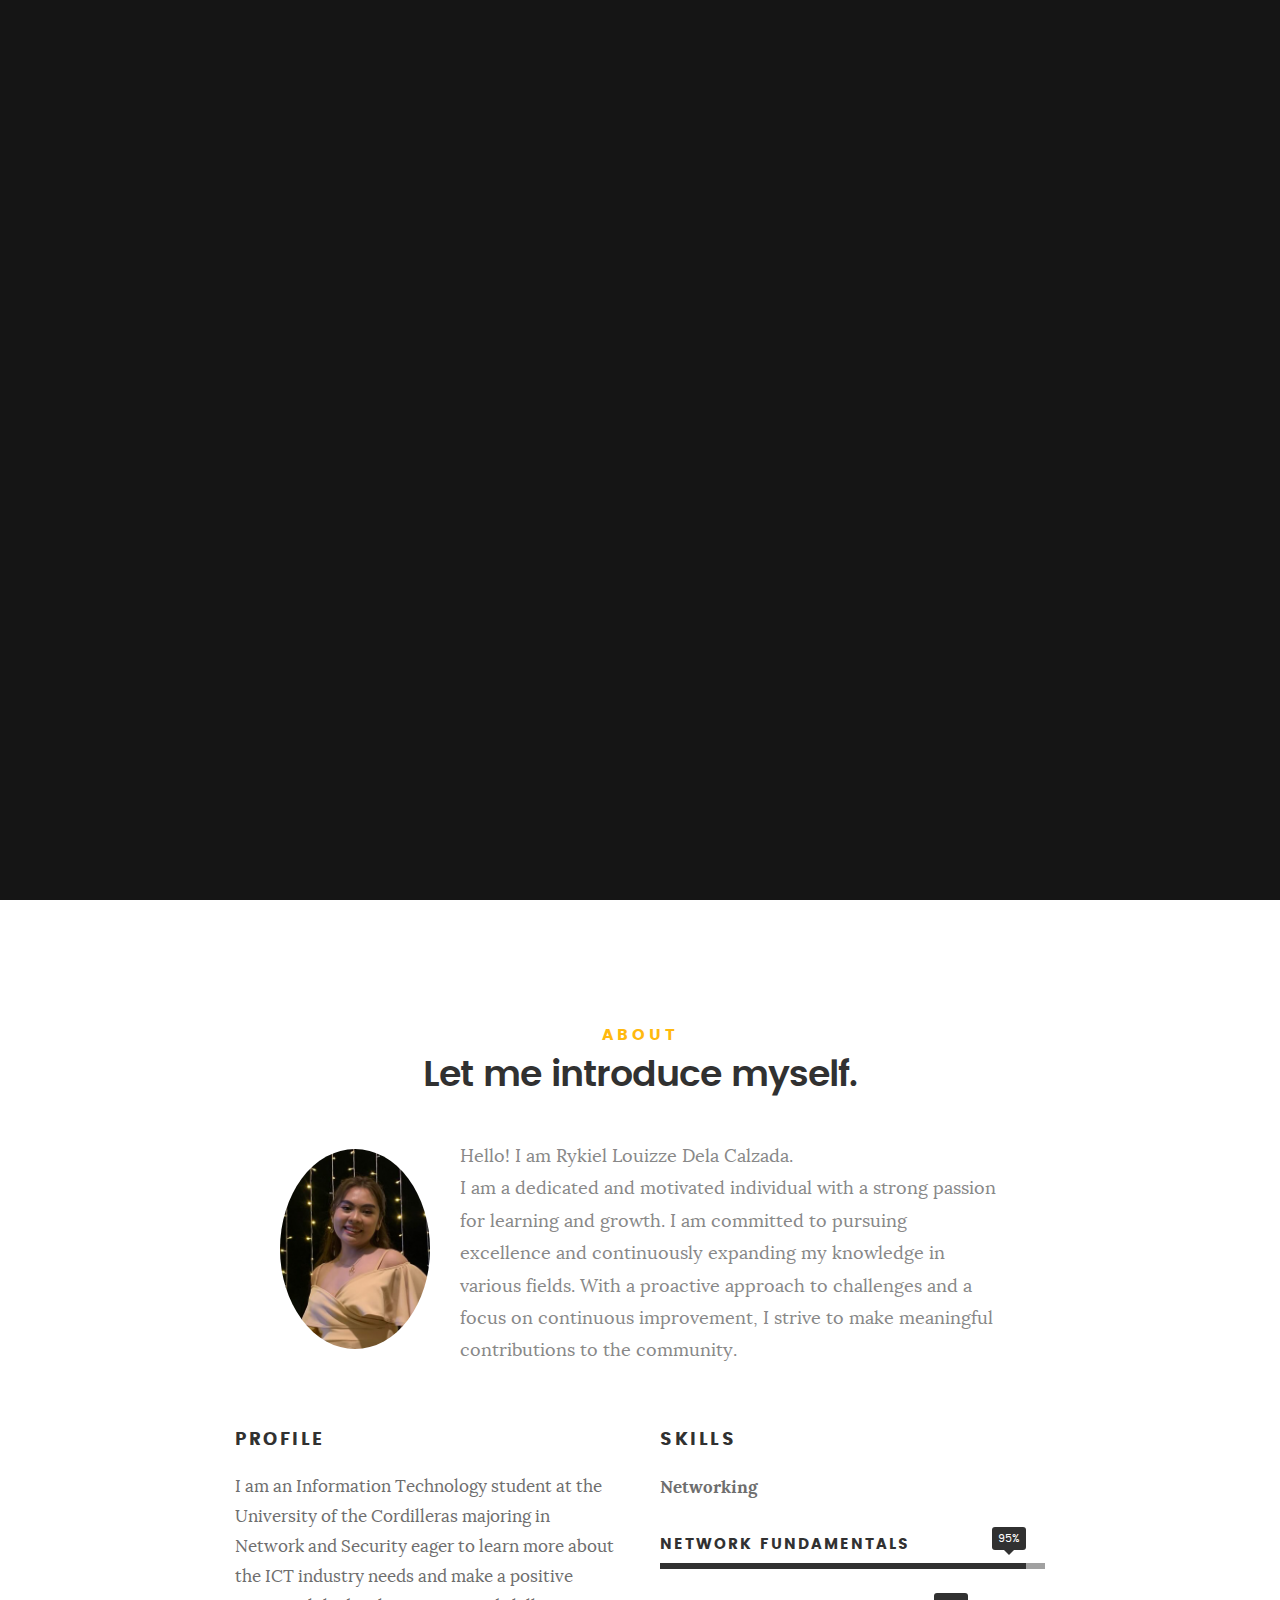
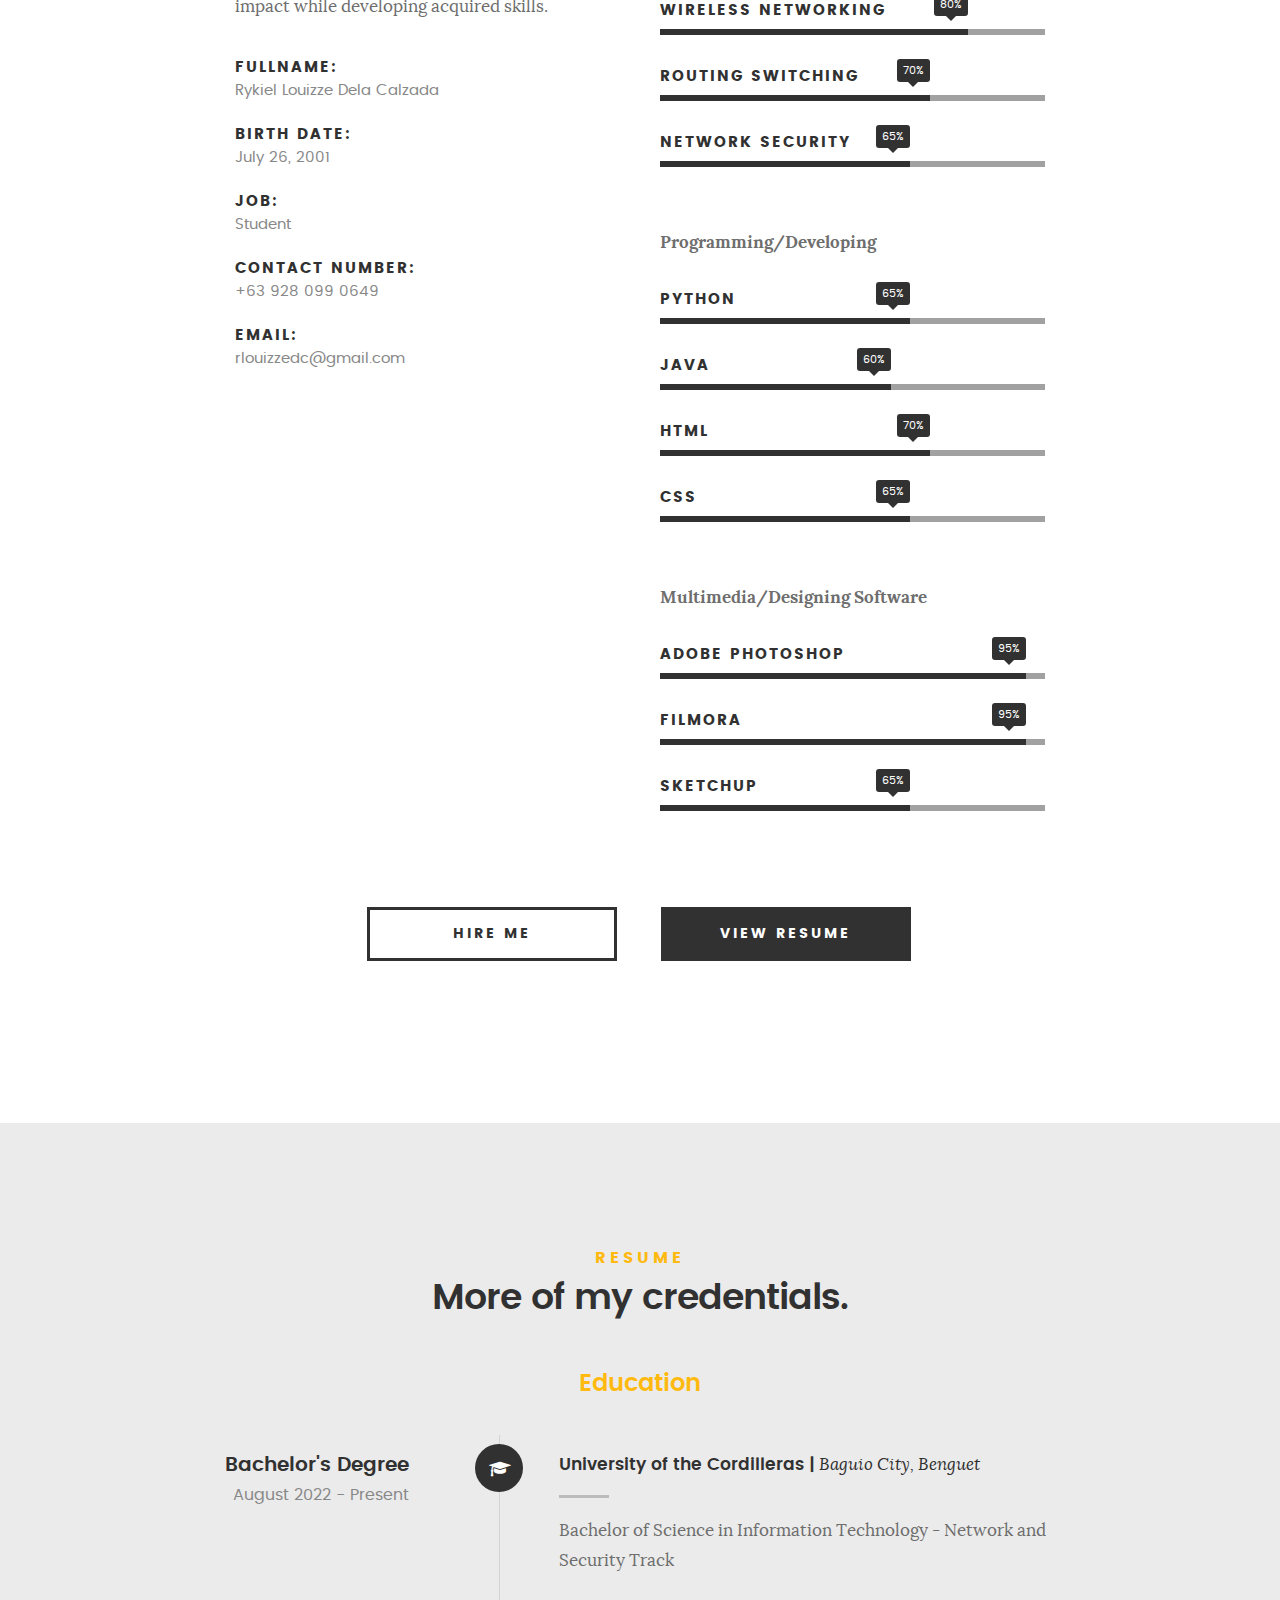
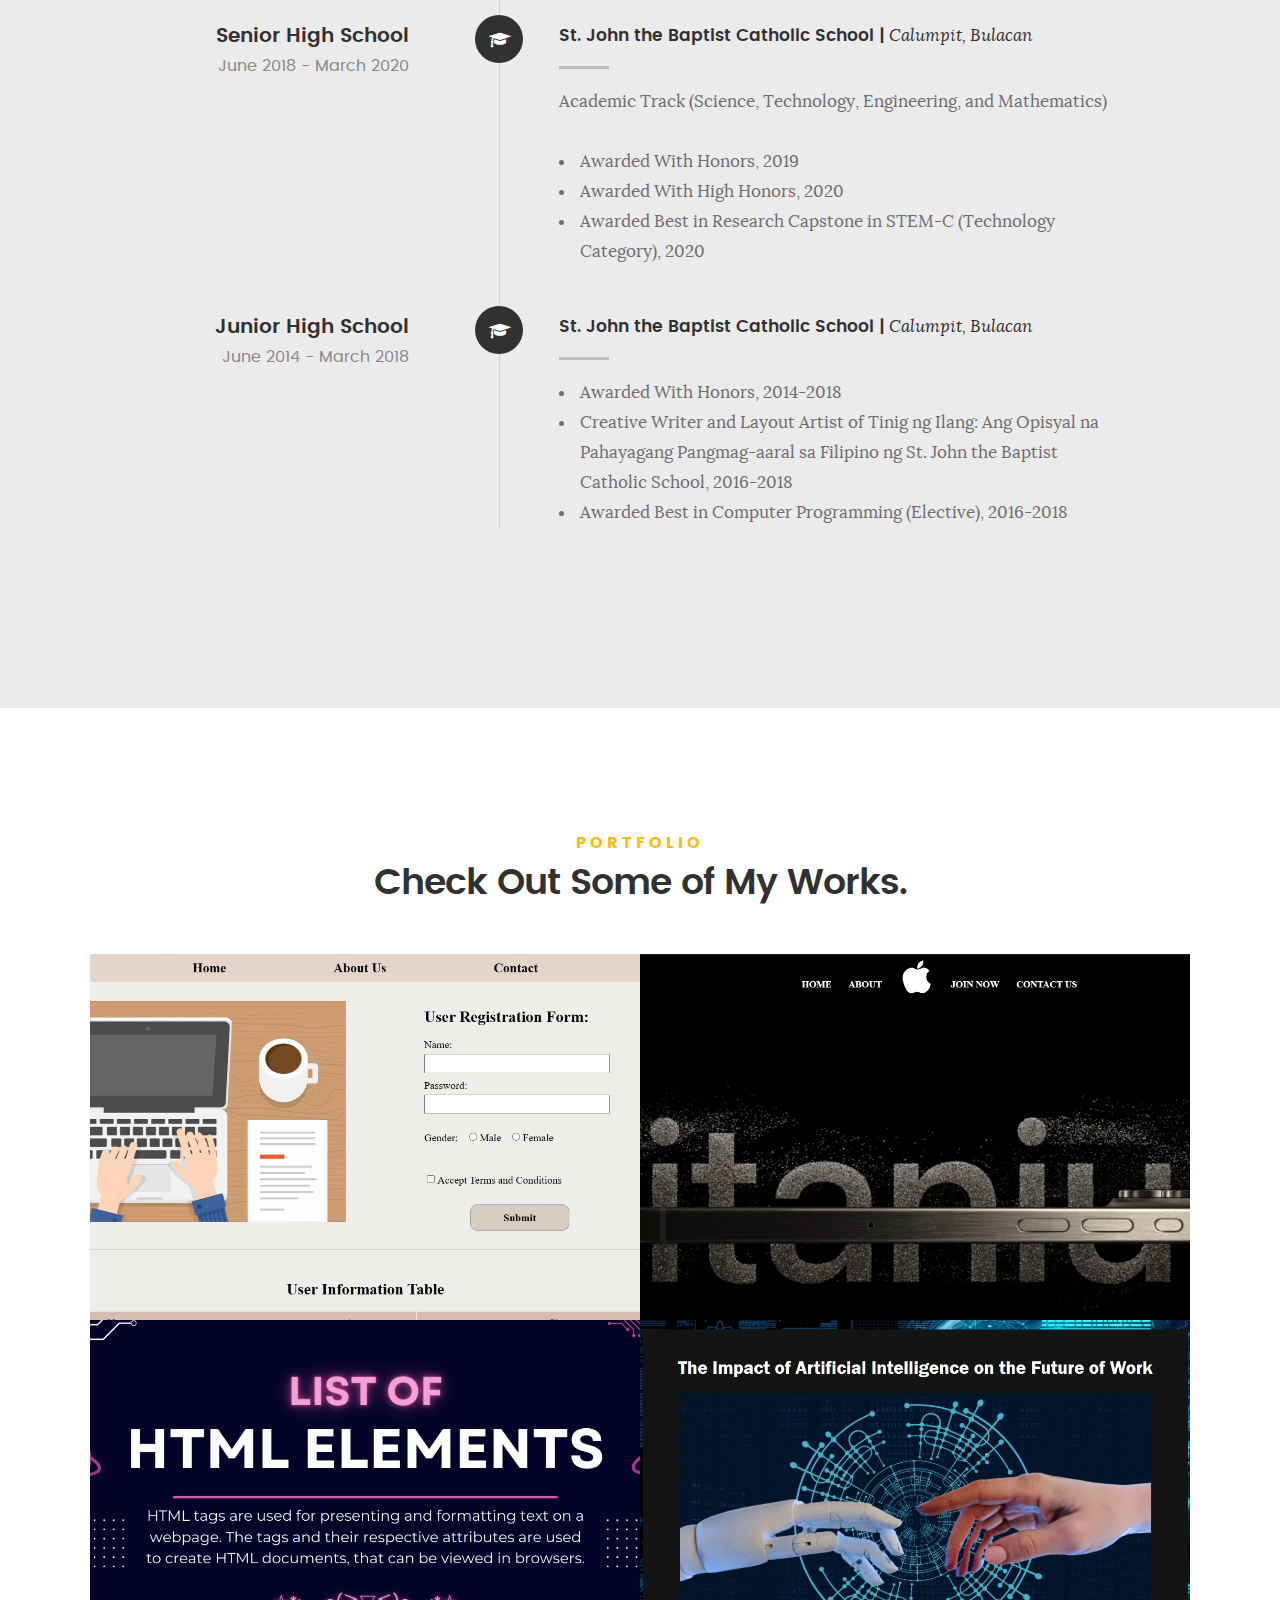
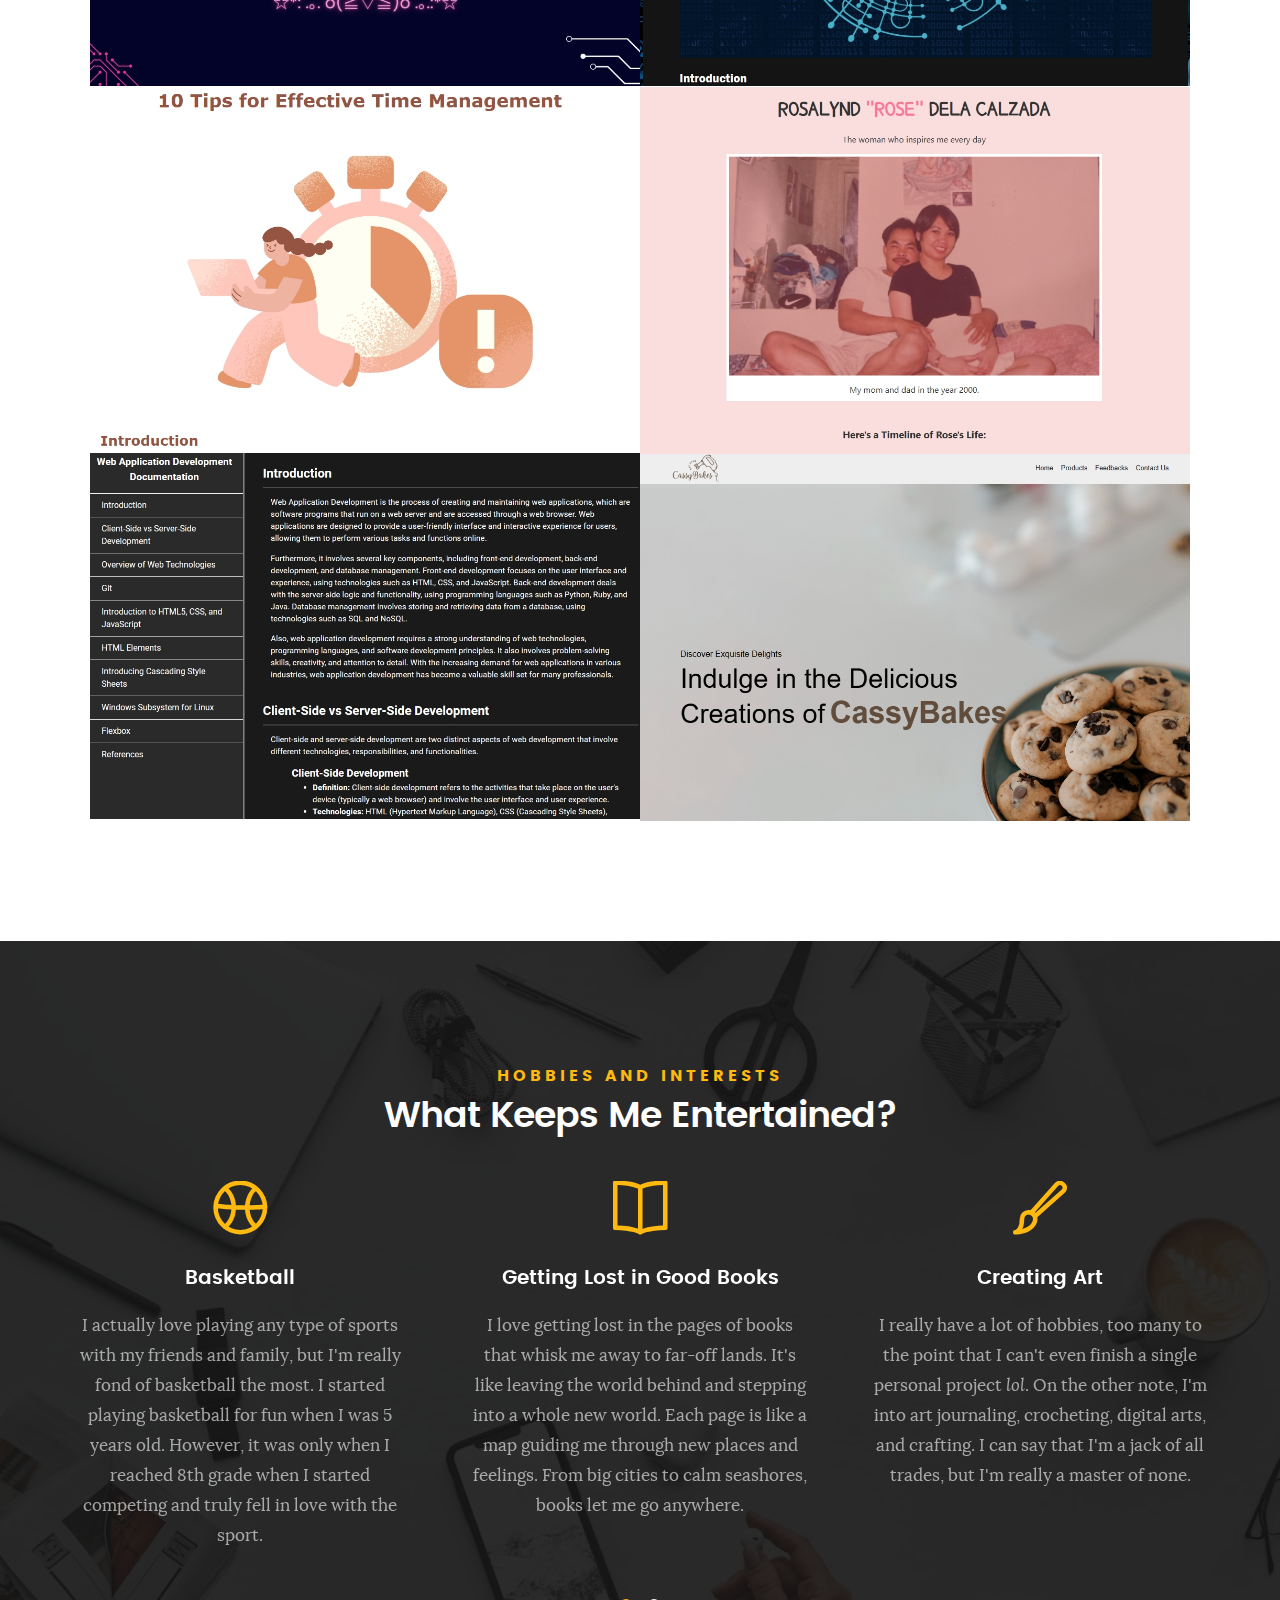
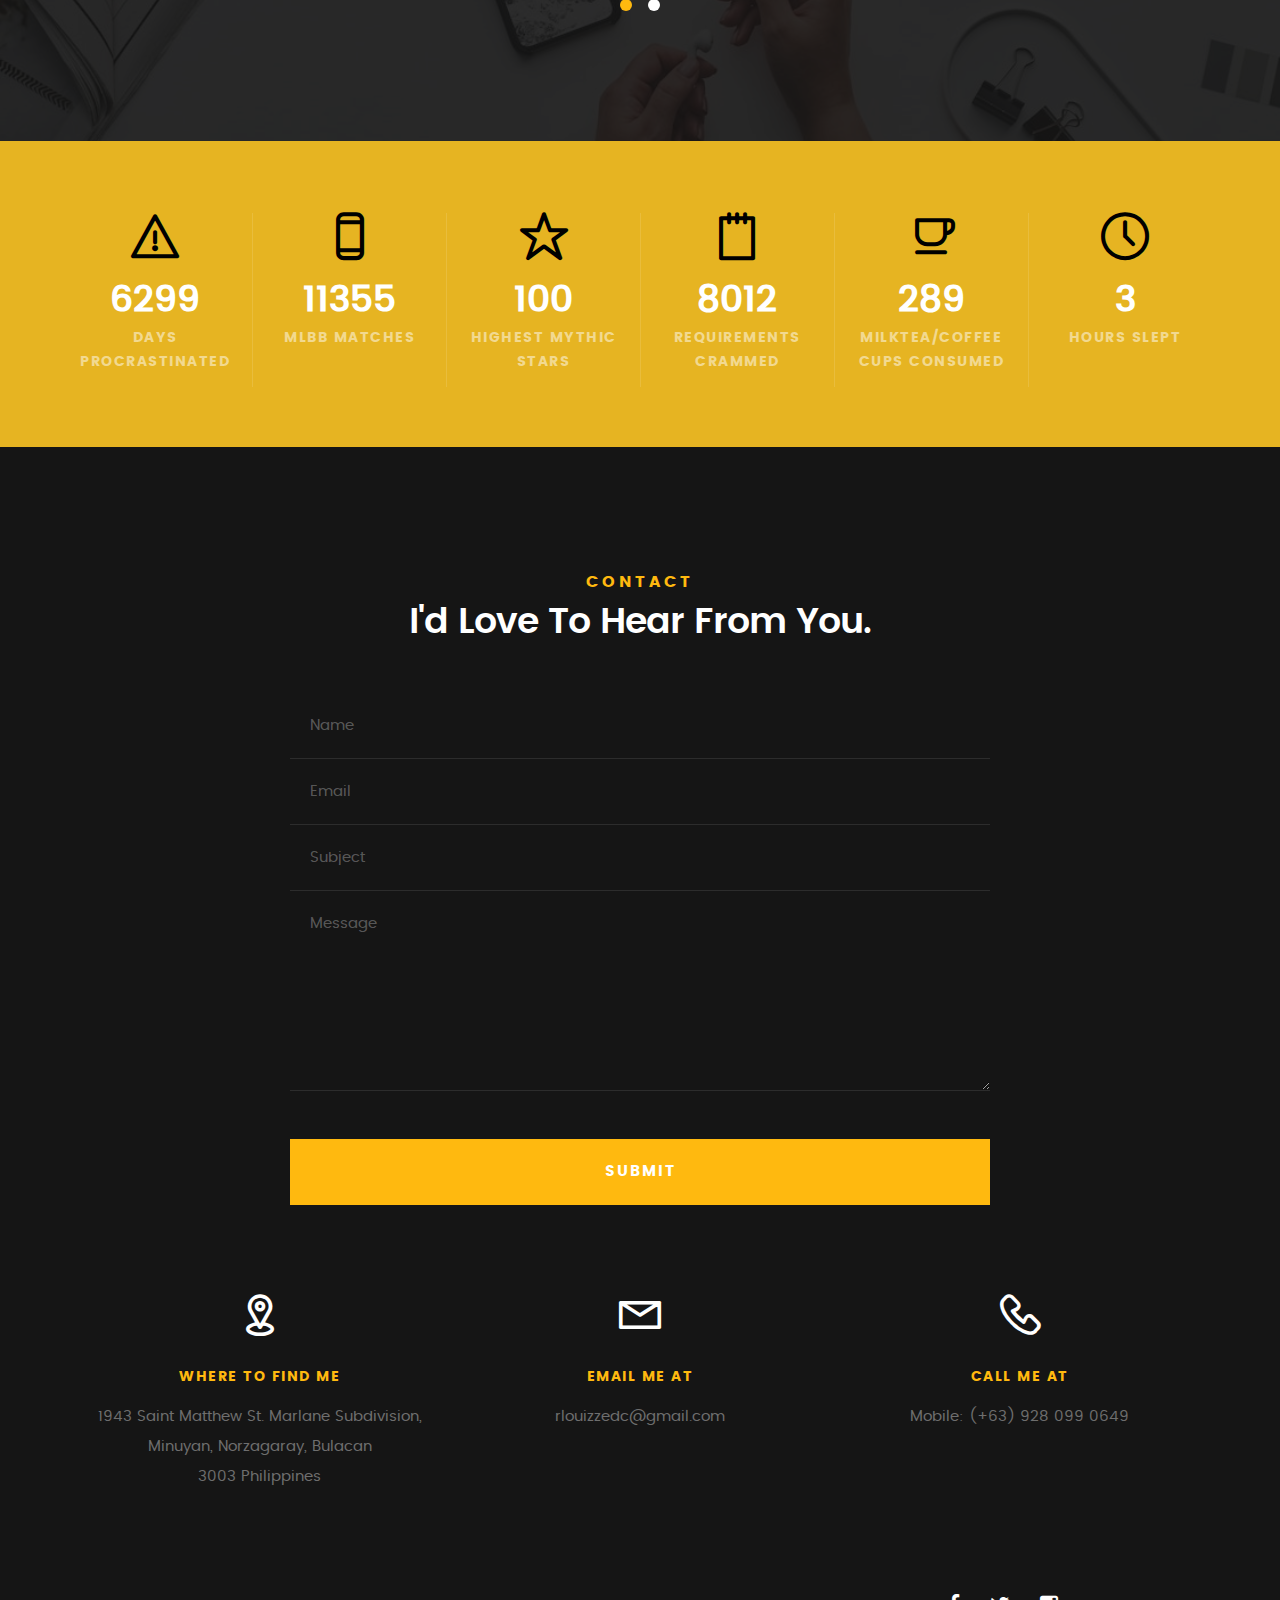
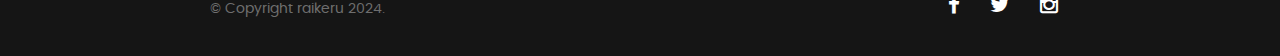
<file: index.html>
<!DOCTYPE html>
<!--[if IE 8 ]><html class="no-js oldie ie8" lang="en"> <![endif]-->
<!--[if IE 9 ]><html class="no-js oldie ie9" lang="en"> <![endif]-->
<!--[if (gte IE 9)|!(IE)]><!-->
<html class="no-js" lang="en"> <!--<![endif]-->

<head>

	<!--- basic page needs
   ================================================== -->
	<meta charset="utf-8">
	<title>Portfolio | Rykiel Louizze Dela Calzada</title>
	<meta name="description" content="Portfolio">
	<meta name="author" content="Rykiel Louizze Dela Calzada">

	<!-- mobile specific metas
   ================================================== -->
	<meta name="viewport" content="width=device-width, initial-scale=1, maximum-scale=1">

	<!-- CSS
   ================================================== -->
	<link rel="stylesheet" href="css/base.css">
	<link rel="stylesheet" href="css/main.css">
	<link rel="stylesheet" href="css/vendor.css">

	<!-- script
   ================================================== -->
	<script src="js/modernizr.js"></script>
	<script src="js/pace.min.js"></script>

	<!-- favicons
	================================================== -->
	<link rel="icon" type="image/png" href="favicon.png">

</head>

<body id="top">

	<!-- header 
   ================================================== -->
	<header>
		<div class="">

			<div class="top-bar">
				<a class="menu-toggle" href="#"><span>Menu</span></a>

				<div class="logo">
					<a href="index.html">Rykiel Louizze</a>
				</div>

				<nav id="main-nav-wrap">
					<ul class="main-navigation">
						<li class="current"><a class="smoothscroll" href="#intro" title="">Home</a></li>
						<li><a class="smoothscroll" href="#about" title="">About</a></li>
						<li><a class="smoothscroll" href="#resume" title="">Resume</a></li>
						<li><a class="smoothscroll" href="#portfolio" title="">Portfolio</a></li>
						<li><a class="smoothscroll" href="#services" title="">Services</a></li>
						<li><a class="smoothscroll" href="#contact" title="">Contact</a></li>

					</ul>
				</nav>
			</div> <!-- /top-bar -->

		</div> <!-- /row -->
	</header> <!-- /header -->

	<!-- intro section
   ================================================== -->
	<section id="intro">

		<div class="intro-overlay"></div>

		<div class="intro-content">
			<div class="row">

				<div class="col-twelve">
					<br><br><br><br>
					<h5>Lorem ipsum dolor sit amet ૮ ˶ᵔ ᵕ ᵔ˶ ა</h5>
					<h1>I'm Rykiel Louizze</h1>

					<p class="intro-position">
						<span>IT - Network and Security Student</span>
						<!-- <span>Aspiring Web Developer</span>  -->
					</p>

					<a class="button stroke smoothscroll" href="#about" title="">More About Me</a>

				</div>

			</div>
		</div> <!-- /intro-content -->

		<ul class="intro-social">
			<li><a href="https://www.facebook.com/rykieldc"><i class="fa fa-facebook"></i></a></li>
			<li><a href="https://www.x.com/rykieldc"><i class="fa fa-twitter"></i></a></li>
			<li><a href="https://www.instagram.com/rykieldc"><i class="fa fa-instagram"></i></a></li>
		</ul> <!-- /intro-social -->

	</section> <!-- /intro -->


	<!-- about section
   ================================================== -->
	<section id="about">

		<div class="row section-intro">
			<div class="col-twelve">

				<h5>About</h5>
				<h1>Let me introduce myself.</h1>

				<div class="intro-info">

					<img src="images/profile-pic.jpg" alt="Profile Picture">

					<p class="lead">
						Hello! I am Rykiel Louizze Dela Calzada.<br>

						I am a dedicated and motivated individual with a strong passion for learning and growth. I am
						committed to pursuing excellence and continuously expanding my knowledge in various fields. With
						a proactive approach to challenges and a focus on continuous improvement, I strive to make
						meaningful contributions to the community.
					</p>
				</div>

			</div>
		</div> <!-- /section-intro -->

		<div class="row about-content">

			<div class="col-six tab-full">

				<h3>Profile</h3>
				<p>I am an Information Technology student at the University of the Cordilleras majoring in Network and
					Security eager to learn more about the ICT industry needs and make a positive impact while
					developing acquired skills.</p>

				<ul class="info-list">
					<li>
						<strong>Fullname:</strong>
						<span>Rykiel Louizze Dela Calzada</span>
					</li>
					<li>
						<strong>Birth Date:</strong>
						<span>July 26, 2001</span>
					</li>
					<li>
						<strong>Job:</strong>
						<span>Student</span>
					</li>
					<li>
						<strong>Contact Number:</strong>
						<span>+63 928 099 0649</span>
					</li>
					<li>
						<strong>Email:</strong>
						<span>rlouizzedc@gmail.com</span>
					</li>

				</ul> <!-- /info-list -->

			</div>

			<div class="col-six tab-full">

				<h3>Skills</h3>
				<strong>Networking</strong>
				<ul class="skill-bars">
					<li>
						<div class="progress percent95"><span>95%</span></div>
						<strong>Network Fundamentals</strong>
					</li>
					<li>
						<div class="progress percent80"><span>80%</span></div>
						<strong>Wireless Networking</strong>
					</li>
					<li>
						<div class="progress percent70"><span>70%</span></div>
						<strong>Routing Switching</strong>
					</li>
					<li>
						<div class="progress percent65"><span>65%</span></div>
						<strong>Network Security</strong>
					</li>
				</ul> <!-- /skill-bars -->

				<strong>Programming/Developing</strong>
				<ul class="skill-bars">
					<li>
						<div class="progress percent65"><span>65%</span></div>
						<strong>Python</strong>
					</li>
					<li>
						<div class="progress percent60"><span>60%</span></div>
						<strong>Java</strong>
					</li>
					<li>
						<div class="progress percent70"><span>70%</span></div>
						<strong>HTML</strong>
					</li>
					<li>
						<div class="progress percent65"><span>65%</span></div>
						<strong>CSS</strong>
					</li>
				</ul> <!-- /skill-bars -->

				<strong>Multimedia/Designing Software</strong>
				<ul class="skill-bars">
					<li>
						<div class="progress percent95"><span>95%</span></div>
						<strong>Adobe Photoshop</strong>
					</li>
					<li>
						<div class="progress percent95"><span>95%</span></div>
						<strong>Filmora</strong>
					</li>
					<li>
						<div class="progress percent65"><span>65%</span></div>
						<strong>SketchUp</strong>
					</li>
				</ul> <!-- /skill-bars -->
			</div>
		</div>

		<div class="row button-section">
			<div class="col-twelve">
				<a href="#contact" title="Hire Me" class="button stroke smoothscroll">Hire Me</a>
				<a href="cv.html" title="View CV" class="button button-primary" target="_blank">View Resume</a>
			</div>
		</div>

	</section> <!-- /process-->


	<!-- resume Section
   ================================================== -->
	<section id="resume" class="grey-section">

		<div class="row section-intro">
			<div class="col-twelve">

				<h5>Resume</h5>
				<h1>More of my credentials.</h1>

				<!-- <p class="lead">Lorem ipsum Do commodo in proident enim in dolor cupidatat adipisicing dolore officia nisi aliqua incididunt Ut veniam lorem ipsum Consectetur ut in in eu do.</p> -->

			</div>
		</div> <!-- /section-intro-->

		<div class="row resume-timeline">

			<div class="col-twelve resume-header">

				<h2>Education</h2>

			</div> <!-- /resume-header -->

			<div class="col-twelve">

				<div class="timeline-wrap">

					<div class="timeline-block">

						<div class="timeline-ico">
							<i class="fa fa-graduation-cap"></i>
						</div>

						<div class="timeline-header">
							<h3>Bachelor's Degree</h3>
							<p>August 2022 - Present</p>
						</div>

						<div class="timeline-content">
							<h4>University of the Cordilleras |<i> Baguio City, Benguet</i></h4>
							<p>Bachelor of Science in Information Technology - Network and Security Track</p>
						</div>

					</div> <!-- /timeline-block -->

					<div class="timeline-block">

						<div class="timeline-ico">
							<i class="fa fa-graduation-cap"></i>
						</div>

						<div class="timeline-header">
							<h3>Senior High School</h3>
							<p>June 2018 - March 2020</p>
						</div>

						<div class="timeline-content">
							<h4>St. John the Baptist Catholic School |<i> Calumpit, Bulacan</i></h4>
							<p>Academic Track (Science, Technology, Engineering, and Mathematics)
							<ul>
								<li>Awarded With Honors, 2019</li>
								<li>Awarded With High Honors, 2020</li>
								<li>Awarded Best in Research Capstone in STEM-C (Technology Category), 2020</li>
							</ul>
						</div>

					</div> <!-- /timeline-block -->

					<div class="timeline-block">

						<div class="timeline-ico">
							<i class="fa fa-graduation-cap"></i>
						</div>

						<div class="timeline-header">
							<h3>Junior High School</h3>
							<p>June 2014 - March 2018</p>
						</div>

						<div class="timeline-content">
							<h4>St. John the Baptist Catholic School |<i> Calumpit, Bulacan</i></h4>
							<ul>
								<li>Awarded With Honors, 2014-2018</li>
								<li>Creative Writer and Layout Artist of Tinig ng Ilang: Ang Opisyal na Pahayagang
									Pangmag-aaral sa Filipino ng St. John the Baptist Catholic School, 2016-2018</li>
								<li>Awarded Best in Computer Programming (Elective), 2016-2018</li>
							</ul>
						</div>

					</div> <!-- /timeline-block -->

				</div> <!-- /timeline-wrap -->

			</div> <!-- /col-twelve -->

		</div> <!-- /resume-timeline -->

	</section> <!-- /features -->


	<!-- Portfolio Section
   ================================================== -->
	<section id="portfolio">

		<div class="row section-intro">
			<div class="col-twelve">

				<h5>Portfolio</h5>
				<h1>Check Out Some of My Works.</h1>

				<!-- <p class="lead">Lorem ipsum Do commodo in proident enim in dolor cupidatat adipisicing dolore officia nisi aliqua incididunt Ut veniam lorem ipsum Consectetur ut in in eu do.</p> -->

			</div>
		</div> <!-- /section-intro-->

		<div class="row portfolio-content">

			<div class="col-twelve">

				<!-- portfolio-wrapper -->
				<div id="folio-wrapper" class="block-1-2 block-mob-full stack">

					<div class="bgrid folio-item">
						<div class="item-wrap">
							<img src="images/portfolio/modals/html1.png" alt="HTML1 ">
							<a href="#modal-01" class="overlay">
								<div class="folio-item-table">
									<div class="folio-item-cell">
										<h3 class="folio-title">HTML EXERCISE 1</h3>
										<span class="folio-types">
											Web Development
										</span>
									</div>
								</div>
							</a>
						</div>
					</div> <!-- /folio-item -->

					<div class="bgrid folio-item">
						<div class="item-wrap">
							<img src="images/portfolio/modals/html2.png" alt="HTML2">
							<a href="#modal-02" class="overlay">
								<div class="folio-item-table">
									<div class="folio-item-cell">
										<h3 class="folio-title">HTML EXERCISE 2</h3>
										<span class="folio-types">
											Web Development
										</span>
									</div>
								</div>
							</a>
						</div>
					</div> <!-- /folio-item -->

					<div class="bgrid folio-item">
						<div class="item-wrap">
							<img src="images/portfolio/modals/html3.png" alt="HTML3">
							<a href="#modal-03" class="overlay">
								<div class="folio-item-table">
									<div class="folio-item-cell">
										<h3 class="folio-title">HTML EXERCISE 3</h3>
										<span class="folio-types">
											Web Development
										</span>
									</div>
								</div>
							</a>
						</div>
					</div> <!-- /folio-item -->

					<div class="bgrid folio-item">
						<div class="item-wrap">
							<img src="images/portfolio/modals/html4.png" alt="HTML4">
							<a href="#modal-04" class="overlay">
								<div class="folio-item-table">
									<div class="folio-item-cell">
										<h3 class="folio-title">HTML EXERCISE 4</h3>
										<span class="folio-types">
											Web Development
										</span>
									</div>
								</div>
							</a>
						</div>
					</div> <!-- /folio-item -->

					<div class="bgrid folio-item">
						<div class="item-wrap">
							<img src="images/portfolio/modals/html5.png" alt="HTML5">
							<a href="#modal-05" class="overlay">
								<div class="folio-item-table">
									<div class="folio-item-cell">
										<h3 class="folio-title">HTML EXERCISE 5</h3>
										<span class="folio-types">
											Web Development
										</span>
									</div>
								</div>
							</a>
						</div>
					</div> <!-- /folio-item -->

					<div class="bgrid folio-item">
						<div class="item-wrap">
							<img src="images/portfolio/modals/tribute.png" alt="TRIBUTE PAGE">
							<a href="#modal-06" class="overlay">
								<div class="folio-item-table">
									<div class="folio-item-cell">
										<h3 class="folio-title">TRIBUTE PAGE</h3>
										<span class="folio-types">
											Web Development
										</span>
									</div>
								</div>
							</a>
						</div>
					</div> <!-- /folio-item -->

					<div class="bgrid folio-item">
						<div class="item-wrap">
							<img src="images/portfolio/modals/techdoc.png" alt="TECHNICAL DOCUMENTATION PAGE">
							<a href="#modal-07" class="overlay">
								<div class="folio-item-table">
									<div class="folio-item-cell">
										<h3 class="folio-title">TECHNICAL DOCUMENTATION PAGE</h3>
										<span class="folio-types">
											Web Development
										</span>
									</div>
								</div>
							</a>
						</div>
					</div> <!-- /folio-item -->

					<div class="bgrid folio-item">
						<div class="item-wrap">
							<img src="images/portfolio/modals/productlanding.png" alt="PRODUCT LANDING PAGE">
							<a href="#modal-08" class="overlay">
								<div class="folio-item-table">
									<div class="folio-item-cell">
										<h3 class="folio-title">PRODUCT LANDING PAGE</h3>
										<span class="folio-types">
											Web Development
										</span>
									</div>
								</div>
							</a>
						</div>
					</div> <!-- /folio-item -->




					<!-- modal popups - begin
	            ============================================================= -->
					<div id="modal-01" class="popup-modal slider mfp-hide">

						<div class="media">
							<img src="images/portfolio/modals/html1.png" alt="HTML 1" />
						</div>

						<div class="description-box">
							<h4>HTML EXERCISE 1</h4>
							<!-- <p>Proin gravida nibh vel velit auctor aliquet. Aenean sollicitudin, lorem quis bibendum auctor, nisi elit consequat ipsum, nec sagittis sem nibh id elit.</p> -->

							<div class="categories">Web Development</div>
						</div>

						<div class="link-box">
							<a href="/works/html_exercise_01/html_exercise_01.html" target="_blank">Details</a>
							<a href="#" class="popup-modal-dismiss">Close</a>
						</div>

					</div> <!-- /modal-01 -->

					<div id="modal-02" class="popup-modal slider mfp-hide">

						<div class="media">
							<img src="images/portfolio/modals/html2.png" alt="HTML 2" />
						</div>

						<div class="description-box">
							<h4>HTML EXERCISE 2</h4>
							<!-- <p>Proin gravida nibh vel velit auctor aliquet. Aenean sollicitudin, lorem quis bibendum auctor, nisi elit consequat ipsum, nec sagittis sem nibh id elit.</p> -->

							<div class="categories">Web Development</div>
						</div>

						<div class="link-box">
							<a href="/works/html_exercise_02/html_exercise_02.html" target="_blank">Details</a>
							<a href="#" class="popup-modal-dismiss">Close</a>
						</div>

					</div> <!-- /modal-02 -->

					<div id="modal-03" class="popup-modal slider mfp-hide">

						<div class="media">
							<img src="images/portfolio/modals/html3.png" alt="HTML 3" />
						</div>

						<div class="description-box">
							<h4>HTML EXERCISE 3</h4>
							<!-- <p>Proin gravida nibh vel velit auctor aliquet. Aenean sollicitudin, lorem quis bibendum auctor, nisi elit consequat ipsum, nec sagittis sem nibh id elit.</p> -->

							<div class="categories">Web Development</div>
						</div>

						<div class="link-box">
							<a href="/works/html_exercise_03/html_exercise_03.html" target="_blank">Details</a>
							<a href="#" class="popup-modal-dismiss">Close</a>
						</div>

					</div> <!-- /modal-03 -->

					<div id="modal-04" class="popup-modal slider mfp-hide">

						<div class="media">
							<img src="images/portfolio/modals/html4.png" alt="HTML 4" />
						</div>

						<div class="description-box">
							<h4>HTML EXERCISE 4</h4>
							<!-- <p>Proin gravida nibh vel velit auctor aliquet. Aenean sollicitudin, lorem quis bibendum auctor, nisi elit consequat ipsum, nec sagittis sem nibh id elit.</p> -->

							<div class="categories">Web Development</div>
						</div>

						<div class="link-box">
							<a href="/works/html_exercise_04/ai.html" target="_blank">Details</a>
							<a href="#" class="popup-modal-dismiss">Close</a>
						</div>

					</div> <!-- /modal-04 -->

					<div id="modal-05" class="popup-modal slider mfp-hide">

						<div class="media">
						  <img src="images/portfolio/modals/html5.png" alt="HTML 5" />
						</div>
					  
						<div class="description-box">
						  <h4>HTML EXERCISE 5</h4>
						  <!-- <p>Proin gravida nibh vel velit auctor aliquet. Aenean sollicitudin, lorem quis bibendum auctor, nisi elit consequat ipsum, nec sagittis sem nibh id elit.</p> -->
					  
						  <div class="categories">Web Development</div>
						</div>
					  
						<div class="link-box">
						  <a href="/works/html_exercise_04/timemgmt.html" target="_blank">Details</a>
						  <a href="#" class="popup-modal-dismiss">Close</a>
						</div>
					  
					  </div> <!-- /modal-05 -->
					  
					  <div id="modal-06" class="popup-modal slider mfp-hide">
					  
						<div class="media">
						  <img src="images/portfolio/modals/tribute.png" alt="TRIBUTE PAGE" />
						</div>
					  
						<div class="description-box">
						  <h4>TRIBUTE PAGE</h4>
						  <!-- <p>Proin gravida nibh vel velit auctor aliquet. Aenean sollicitudin, lorem quis bibendum auctor, nisi elit consequat ipsum, nec sagittis sem nibh id elit.</p> -->
					  
						  <div class="categories">Web Development</div>
						</div>
					  
						<div class="link-box">
						  <a href="/works/webapp-finals/tribute-page/index.html" target="_blank">Details</a>
						  <a href="#" class="popup-modal-dismiss">Close</a>
						</div>
					  
					  </div> <!-- /modal-06 -->
					  
					  <div id="modal-07" class="popup-modal slider mfp-hide">
					  
						<div class="media">
						  <img src="images/portfolio/modals/techdoc.png" alt="TECHNICAL DOCUMENTATION PAGE" />
						</div>
					  
						<div class="description-box">
						  <h4>TECHNICAL DOCUMENTATION PAGE</h4>
						  <!-- <p>Proin gravida nibh vel velit auctor aliquet. Aenean sollicitudin, lorem quis bibendum auctor, nisi elit consequat ipsum, nec sagittis sem nibh id elit.</p> -->
					  
						  <div class="categories">Web Development</div>
						</div>
					  
						<div class="link-box">
						  <a href="/works/webapp-finals/technical-documentation/index.html" target="_blank">Details</a>
						  <a href="#" class="popup-modal-dismiss">Close</a>
						</div>
					  
					  </div> <!-- /modal-07 -->
					  
					  <div id="modal-08" class="popup-modal slider mfp-hide">
					  
						<div class="media">
						  <img src="images/portfolio/modals/productlanding.png" alt="PRODUCT LANDING PAGE" />
						</div>
					  
						<div class="description-box">
						  <h4>PRODUCT LANDING PAGE</h4>
						  <!-- <p>Proin gravida nibh vel velit auctor aliquet. Aenean sollicitudin, lorem quis bibendum auctor, nisi elit consequat ipsum, nec sagittis sem nibh id elit.</p> -->
					  
						  <div class="categories">Web Development</div>
						</div>
					  
						<div class="link-box">
						  <a href="/works/webapp-finals/product-landing/index.html" target="_blank">Details</a>
						  <a href="#" class="popup-modal-dismiss">Close</a>
						</div>
					  
					  </div> <!-- /modal-08 -->


					<!-- modal popups - end
	            ============================================================= -->

				</div> <!-- /portfolio-wrapper -->

			</div> <!-- /twelve -->

		</div> <!-- /portfolio-content -->

	</section> <!-- /portfolio -->


	<!-- services Section
   ================================================== -->
	<section id="services">

		<div class="overlay"></div>

		<div class="row section-intro">
			<div class="col-twelve">

				<h5>Hobbies and Interests</h5>
				<h1>What Keeps Me Entertained?</h1>

				<!-- <p class="lead">Lorem ipsum Do commodo in proident enim in dolor cupidatat adipisicing dolore officia nisi aliqua incididunt Ut veniam lorem ipsum Consectetur ut in in eu do.</p> -->

			</div>
		</div> <!-- /section-intro -->

		<div class="row services-content">

			<div id="owl-slider" class="owl-carousel services-list">

				<div class="service">

					<span class="icon"><i class="icon-basket-ball"></i></span>

					<div class="service-content">

						<h3>Basketball</h3>

						<p class="desc">I actually love playing any type of sports with my friends and family, 
							but I'm really fond of basketball the most. I started playing basketball for fun 
							when I was 5 years old. However, it was only when I reached 8th grade when I 
							started competing and truly fell in love with the sport. 
						</p>

					</div>

				</div> <!-- /service -->

				<div class="service">

					<span class="icon"><i class="icon-book"></i></span>

					<div class="service-content">

						<h3>Getting Lost in Good Books</h3>

						<p class="desc">I love getting lost in the pages of books that whisk me away to far-off lands.
							It's like leaving the world behind and stepping into a whole new world.
							Each page is like a map guiding me through new places and feelings. From big cities 
							to calm seashores, books let me go anywhere. 
						</p>

					</div>

				</div> <!-- /service -->

				<div class="service">

					<span class="icon"><i class="icon-brush"></i></span>

					<div class="service-content">

						<h3>Creating Art</h3>

						<p class="desc">I really have a lot of hobbies, too many to the point that 
							I can't even finish a single personal project <i>lol</i>. 
							On the other note, I'm into art journaling, crocheting, digital arts, and crafting. 
							I can say that I'm a jack of all trades, but I'm really a master of none.
						</p>

					</div>

				</div> <!-- /service -->

				<div class="service">

					<span class="icon"><i class="icon-mouse"></i></span>

					<div class="service-content">

						<h3>Gaming Until My Hands Hurt</h3>
						<p class="desc">
							I love playing multiplayer games with family and friends whether
							it's on consoles, mobile devices, or computers. At the moment, I'm into Mobile Legends, 
							League of Legends, Valorant, and Hogwarts Legacy. 
						</p>

					</div>

				</div> <!-- /service -->

				<div class="service">

					<span class="icon"><i class="icon-tv"></i></span>

					<div class="service-content">

						<h3>Watching Movies and Series</h3>

						<p class="desc">I can finish a 25-episode series in less than a day and half. Just like with books, 
							I enjoy escaping into fictional worlds and getting lost in good stories. Sometimes we need to step back 
							and take a break from real life and dive into these fictional worlds.
						</p>

					</div>

				</div> <!-- /service -->

				<div class="service">

					<span class="icon"><i class="icon-flag"></i></span>

					<div class="service-content">

						<h3>F1</h3>

						<p class="desc">I love watching Formula 1 races, and I hope someday I can watch it live.
						</p>

					</div>

				</div> <!-- /service -->

			</div> <!-- /services-list -->

		</div> <!-- /services-content -->

	</section> <!-- /services -->


	<!-- stats Section
   ================================================== -->
	<section id="stats" class="count-up">

		<div class="row">
			<div class="col-twelve">

				<div class="block-1-6 block-s-1-3 block-tab-1-2 block-mob-full stats-list">

					<div class="bgrid stat">

						<div class="icon-part">
							<i class="icon-warning"></i>
						</div>

						<h3 class="stat-count">
							6299
						</h3>

						<h5 class="stat-title">
							Days Procrastinated
						</h5>

					</div> <!-- /stat -->

					<div class="bgrid stat">

						<div class="icon-part">
							<i class="icon-mobile"></i>
						</div>

						<h3 class="stat-count">
							11355
						</h3>

						<h5 class="stat-title">
							MLBB Matches
						</h5>

					</div> <!-- /stat -->

					<div class="bgrid stat">

						<div class="icon-part">
							<i class="icon-star"></i>
						</div>

						<h3 class="stat-count">
							100
						</h3>

						<h5 class="stat-title">
							Highest Mythic Stars
						</h5>

					</div> <!-- /stat -->

					<div class="bgrid stat">

						<div class="icon-part">
							<i class="icon-notes"></i>
						</div>

						<h3 class="stat-count">
							8012
						</h3>

						<h5 class="stat-title">
							Requirements Crammed
						</h5>

					</div> <!-- /stat -->

					<div class="bgrid stat">

						<div class="icon-part">
							<i class="icon-cup"></i>
						</div>

						<h3 class="stat-count">
							289
						</h3>

						<h5 class="stat-title">
							Milktea/Coffee Cups Consumed
						</h5>

					</div> <!-- /stat -->

					<div class="bgrid stat">

						<div class="icon-part">
							<i class="icon-clock"></i>
						</div>

						<h3 class="stat-count">
							3
						</h3>

						<h5 class="stat-title">
							Hours Slept
						</h5>

					</div> <!-- /stat -->

				</div> <!-- /stats-list -->

			</div> <!-- /twelve -->
		</div> <!-- /row -->

	</section> <!-- /stats -->


	<!-- contact
   ================================================== -->
	<section id="contact">

		<div class="row section-intro">
			<div class="col-twelve">

				<h5>Contact</h5>
				<h1>I'd Love To Hear From You.</h1>

				<!-- <p class="lead">Lorem ipsum Do commodo in proident enim in dolor cupidatat adipisicing dolore officia nisi aliqua incididunt Ut veniam lorem ipsum Consectetur ut in in eu do.</p> -->

			</div>
		</div> <!-- /section-intro -->

		<div class="row contact-form">

			<div class="col-twelve">

				<!-- form -->
				<form name="contactForm" id="contactForm" method="post" action="/inc/sendEmail.php">
					<fieldset>

						<div class="form-field">
							<input name="contactName" type="text" id="contactName" placeholder="Name" value=""
								minlength="2" required="">
						</div>
						<div class="form-field">
							<input name="contactEmail" type="email" id="contactEmail" placeholder="Email" value=""
								required="">
						</div>
						<div class="form-field">
							<input name="contactSubject" type="text" id="contactSubject" placeholder="Subject" value="">
						</div>
						<div class="form-field">
							<textarea name="contactMessage" id="contactMessage" placeholder="Message" rows="10"
								cols="50" required=""></textarea>
						</div>
						<div class="form-field">
							<button class="submitform">Submit</button>
							<div id="submit-loader">
								<div class="text-loader">Sending...</div>
								<div class="s-loader">
									<div class="bounce1"></div>
									<div class="bounce2"></div>
									<div class="bounce3"></div>
								</div>
							</div>
						</div>

					</fieldset>
				</form> <!-- Form End -->

				<!-- contact-warning -->
				<div id="message-warning">
				</div>
				<!-- contact-success -->
				<div id="message-success">
					<i class="fa fa-check"></i>Your message was sent, thank you!<br>
				</div>

			</div> <!-- /col-twelve -->

		</div> <!-- /contact-form -->

		<div class="row contact-info">

			<div class="col-four tab-full">

				<div class="icon">
					<i class="icon-pin"></i>
				</div>

				<h5>Where to find me</h5>

				<p>
					1943 Saint Matthew St. Marlane Subdivision,<br>
					Minuyan, Norzagaray, Bulacan<br>
					3003 Philippines
				</p>

			</div>

			<div class="col-four tab-full collapse">

				<div class="icon">
					<i class="icon-mail"></i>
				</div>

				<h5>Email Me At</h5>

				<p>rlouizzedc@gmail.com</p>

			</div>

			<div class="col-four tab-full">

				<div class="icon">
					<i class="icon-phone"></i>
				</div>

				<h5>Call Me At</h5>

				<p>Mobile: (+63) 928 099 0649</p>

			</div>

		</div> <!-- /contact-info -->

	</section> <!-- /contact -->


	<!-- footer
================================================== -->

	<footer>
		<div class="row">

			<div class="col-six tab-full pull-right social">

				<ul class="footer-social">
					<li><a href="https://facebook.com/rykieldc"><i class="fa fa-facebook"></i></a></li>
					<li><a href="https://x.com/rykieldc"><i class="fa fa-twitter"></i></a></li>
					<li><a href="https://instagram.com/rykieldc"><i class="fa fa-instagram"></i></a></li>
				</ul>

			</div>

			<div class="col-six tab-full">
				<div class="copyright">
					<span>© Copyright raikeru 2024.</span>
				</div>
			</div>

			<div id="go-top">
				<a class="smoothscroll" title="Back to Top" href="#top"><i class="fa fa-long-arrow-up"></i></a>
			</div>

		</div> <!-- /row -->
	</footer>

	<div id="preloader">
		<div id="loader"></div>
	</div>

	<!-- Java Script
================================================== -->
	<script src="js/jquery-2.1.3.min.js"></script>
	<script src="js/plugins.js"></script>
	<script src="js/main.js"></script>

</body>

</html>
</file>
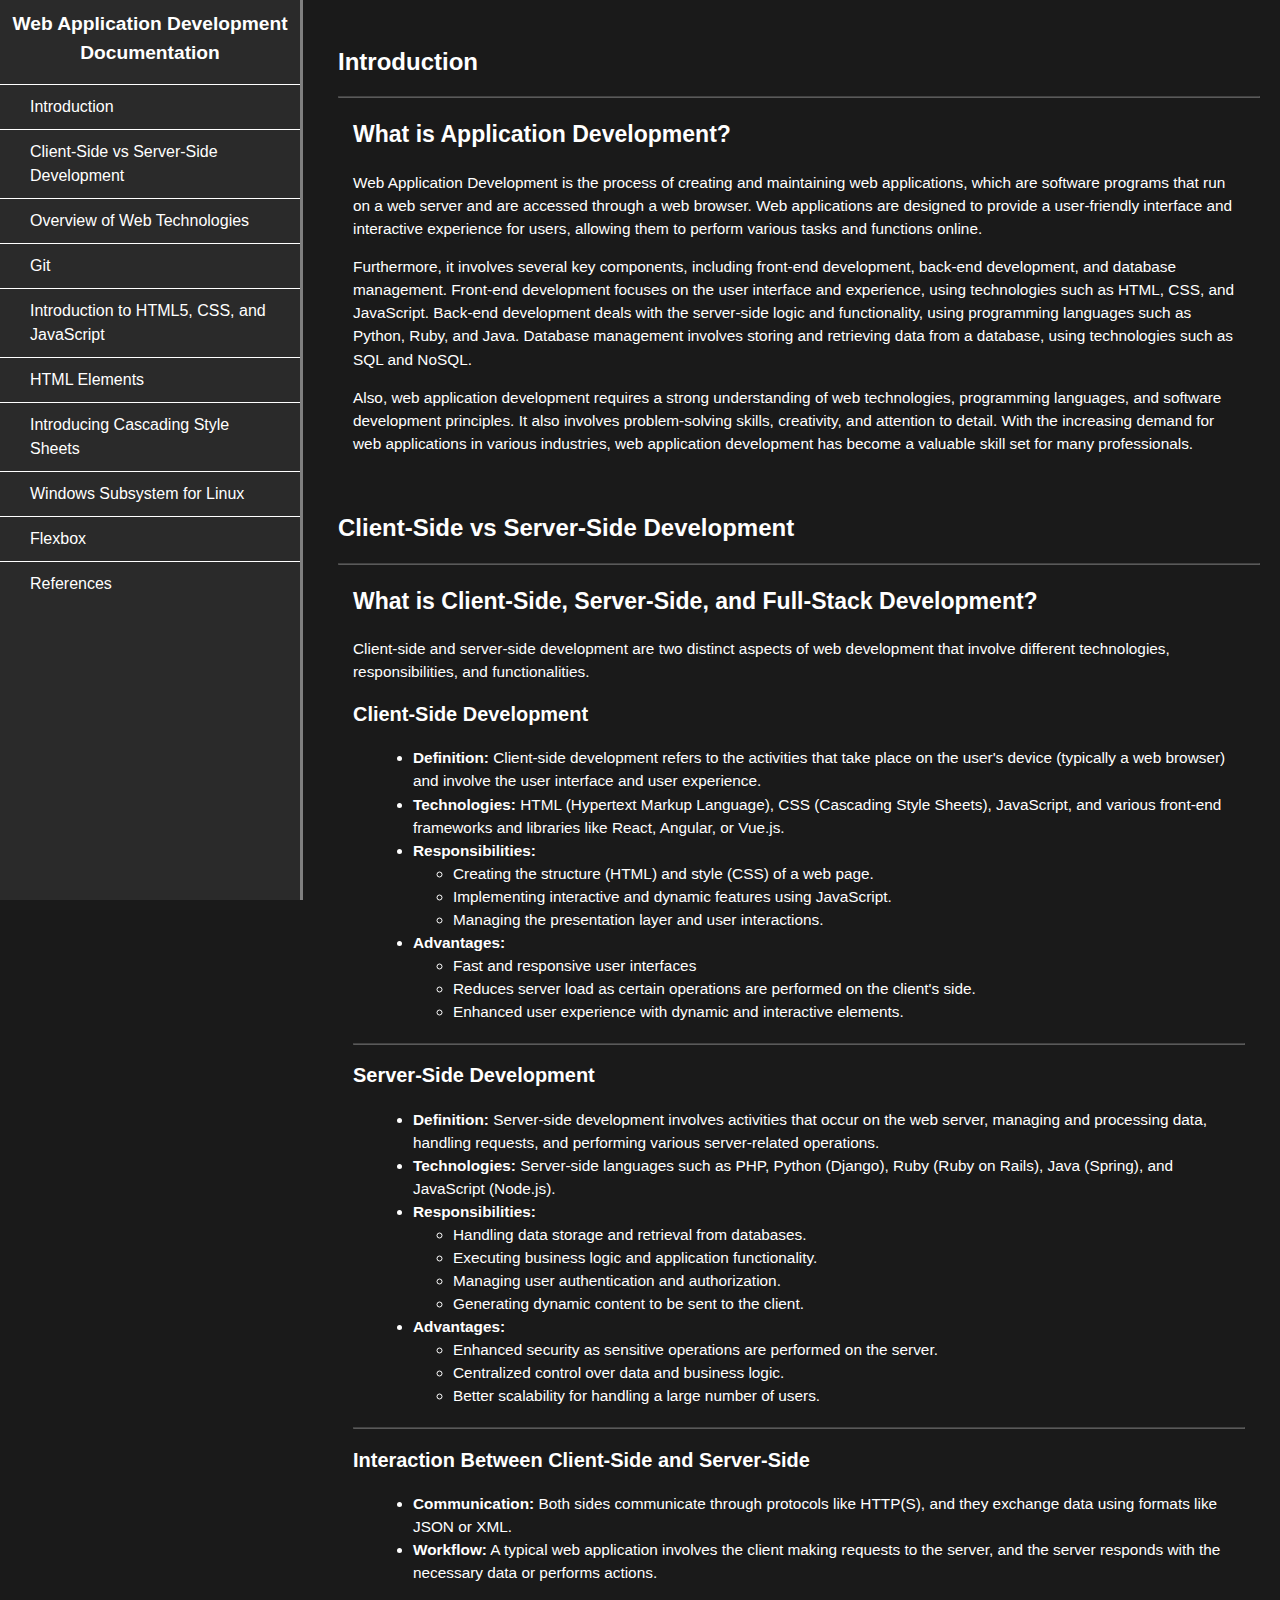
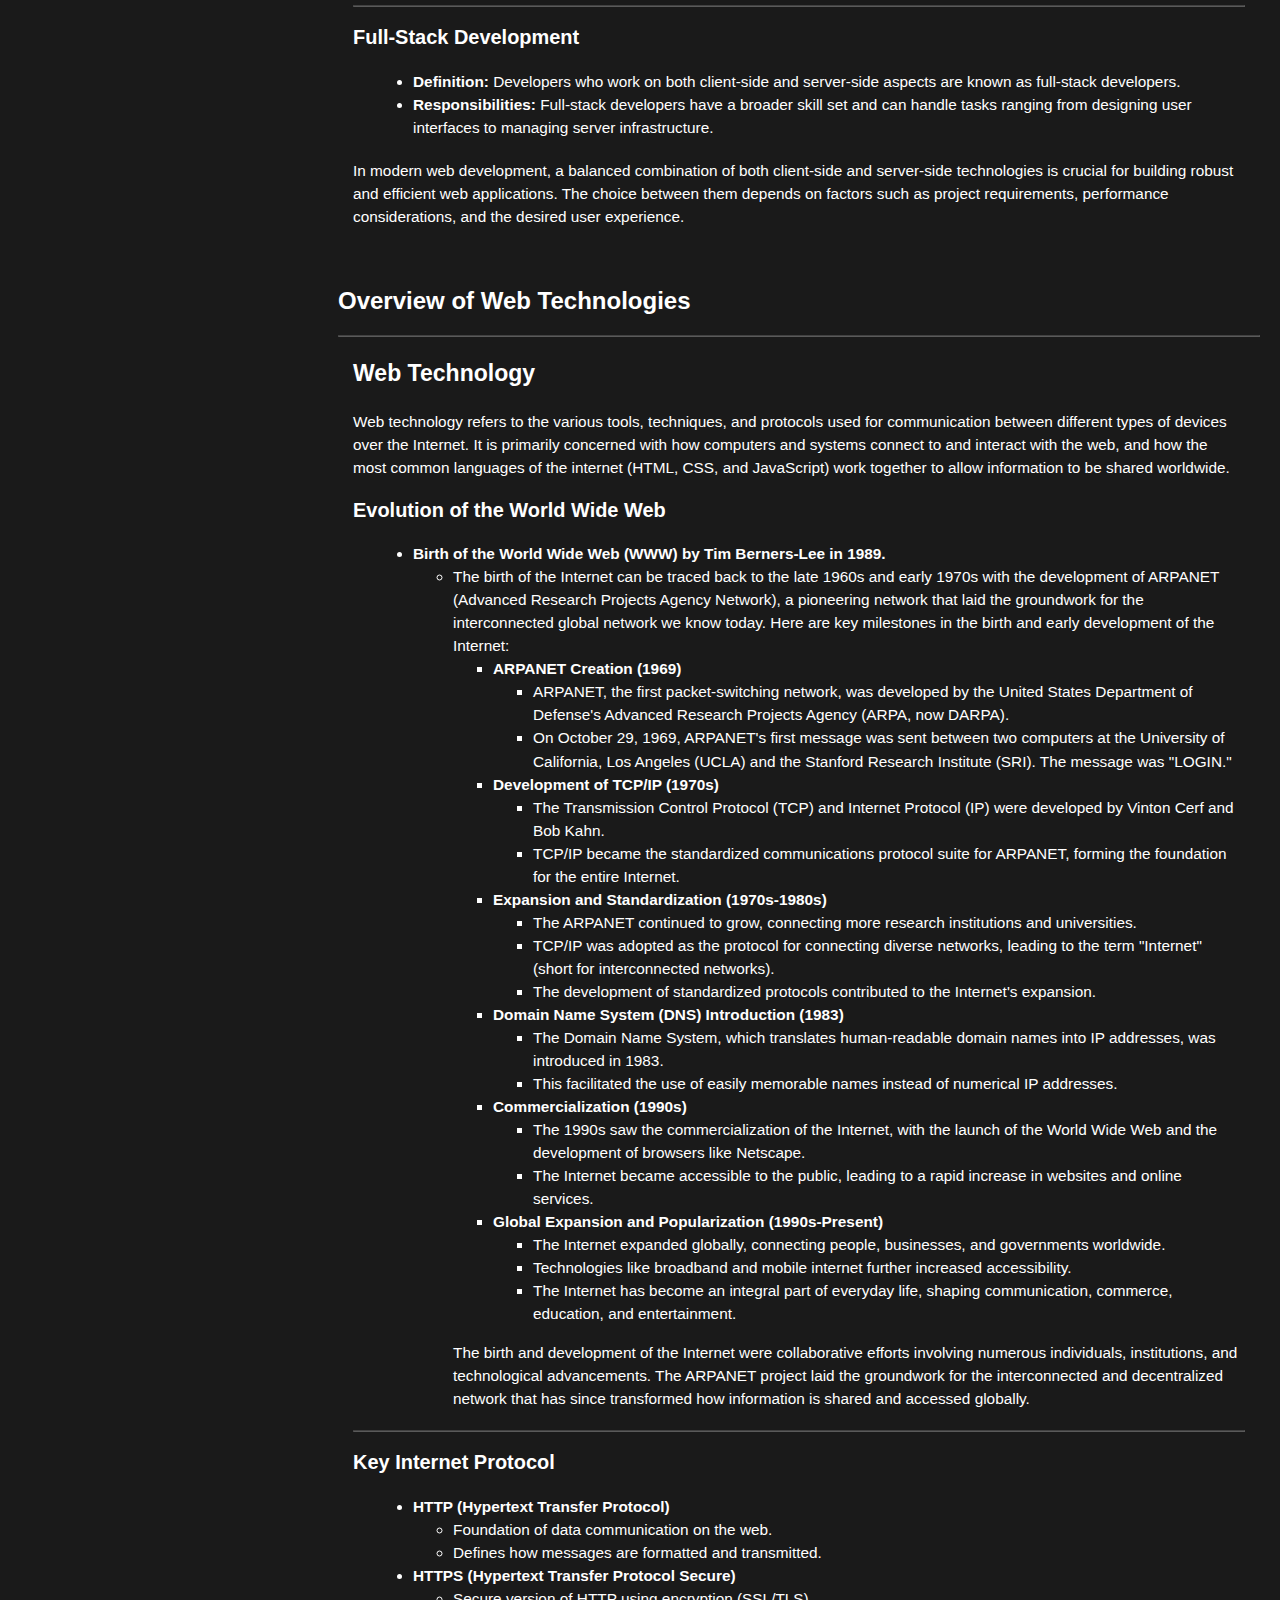
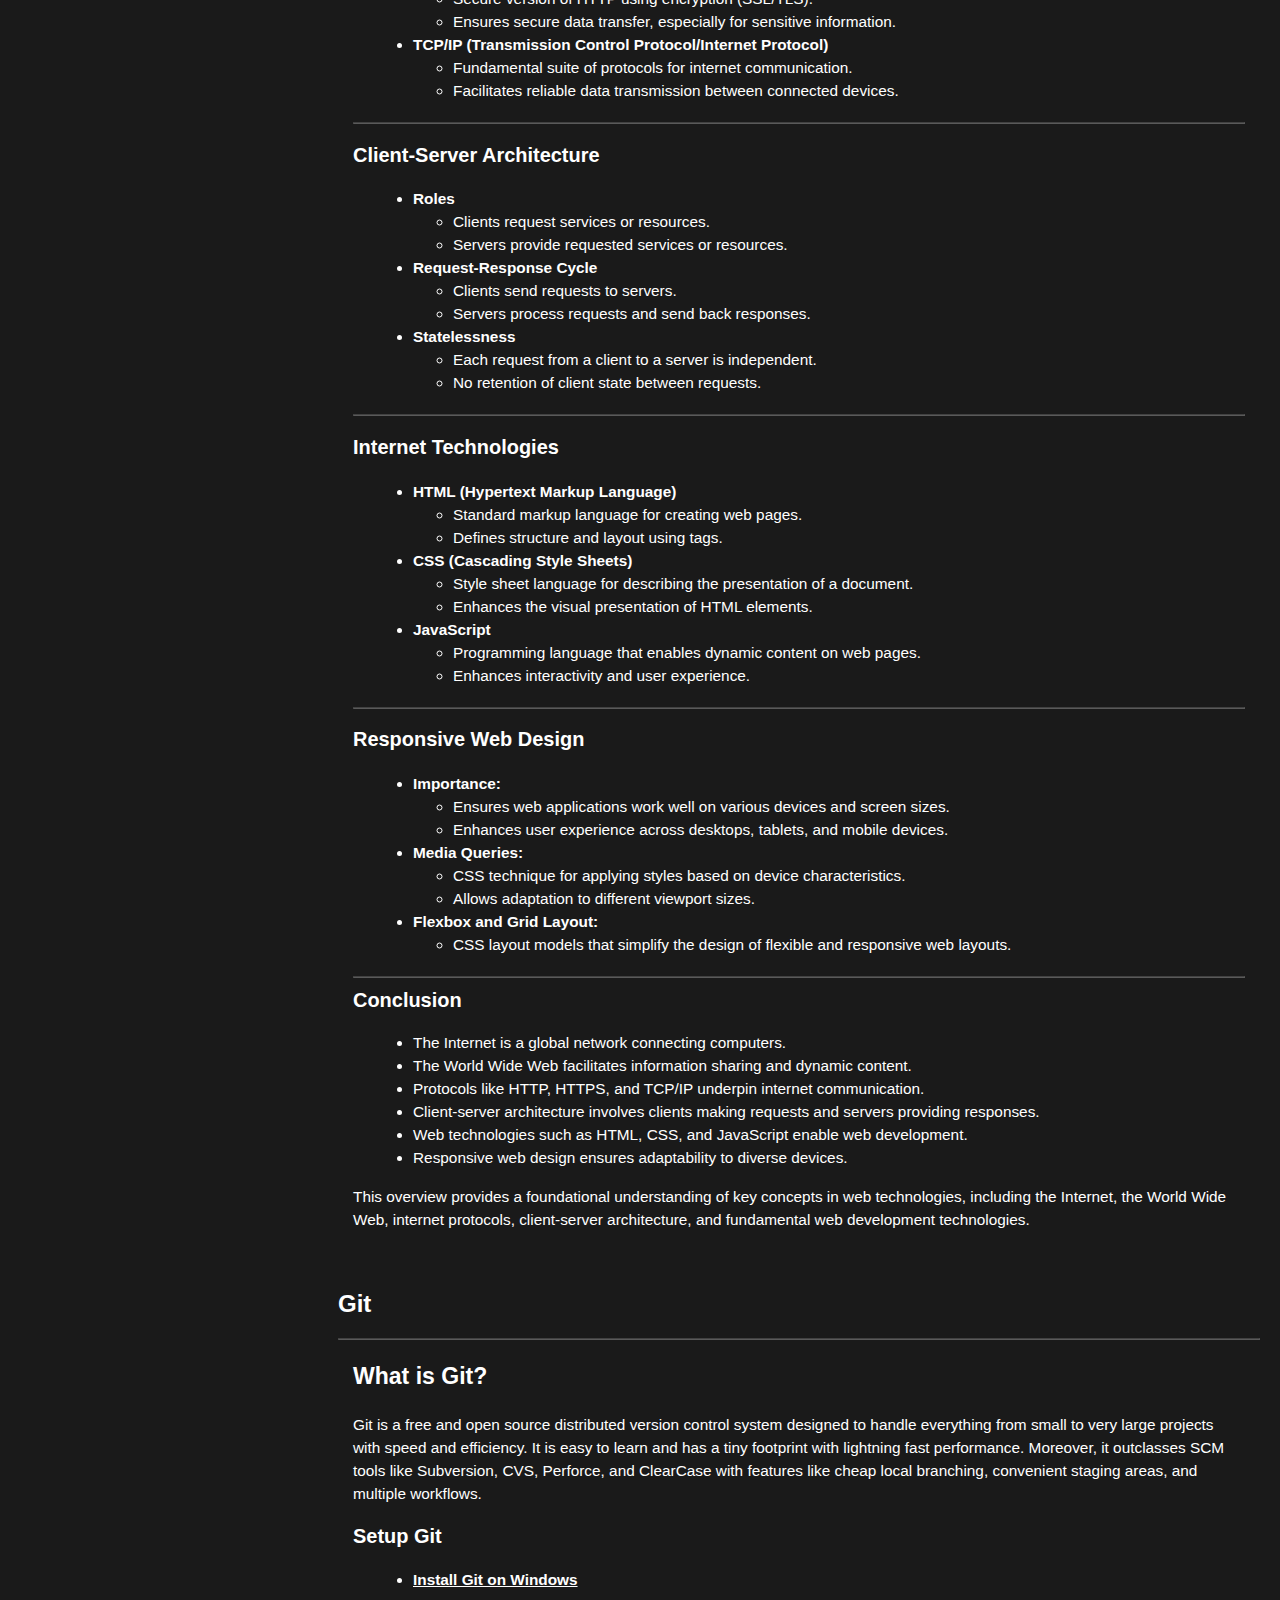
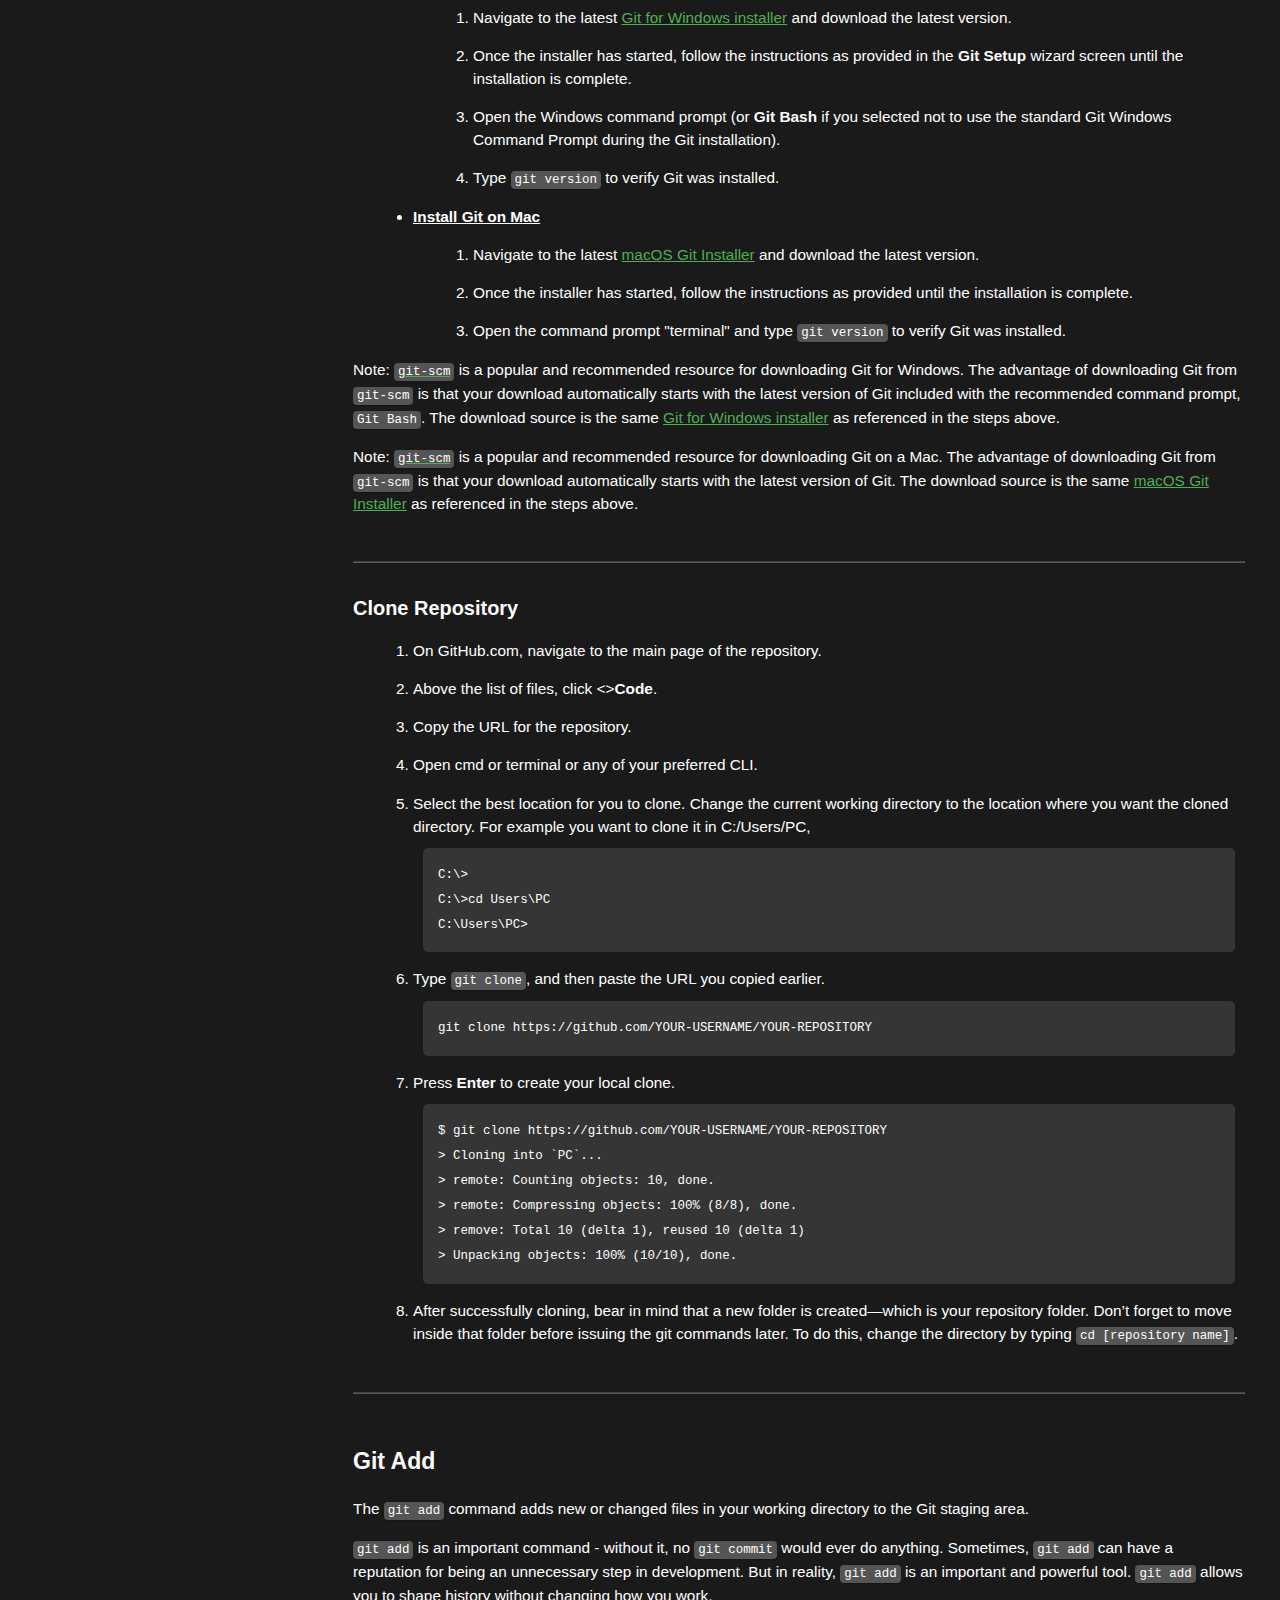
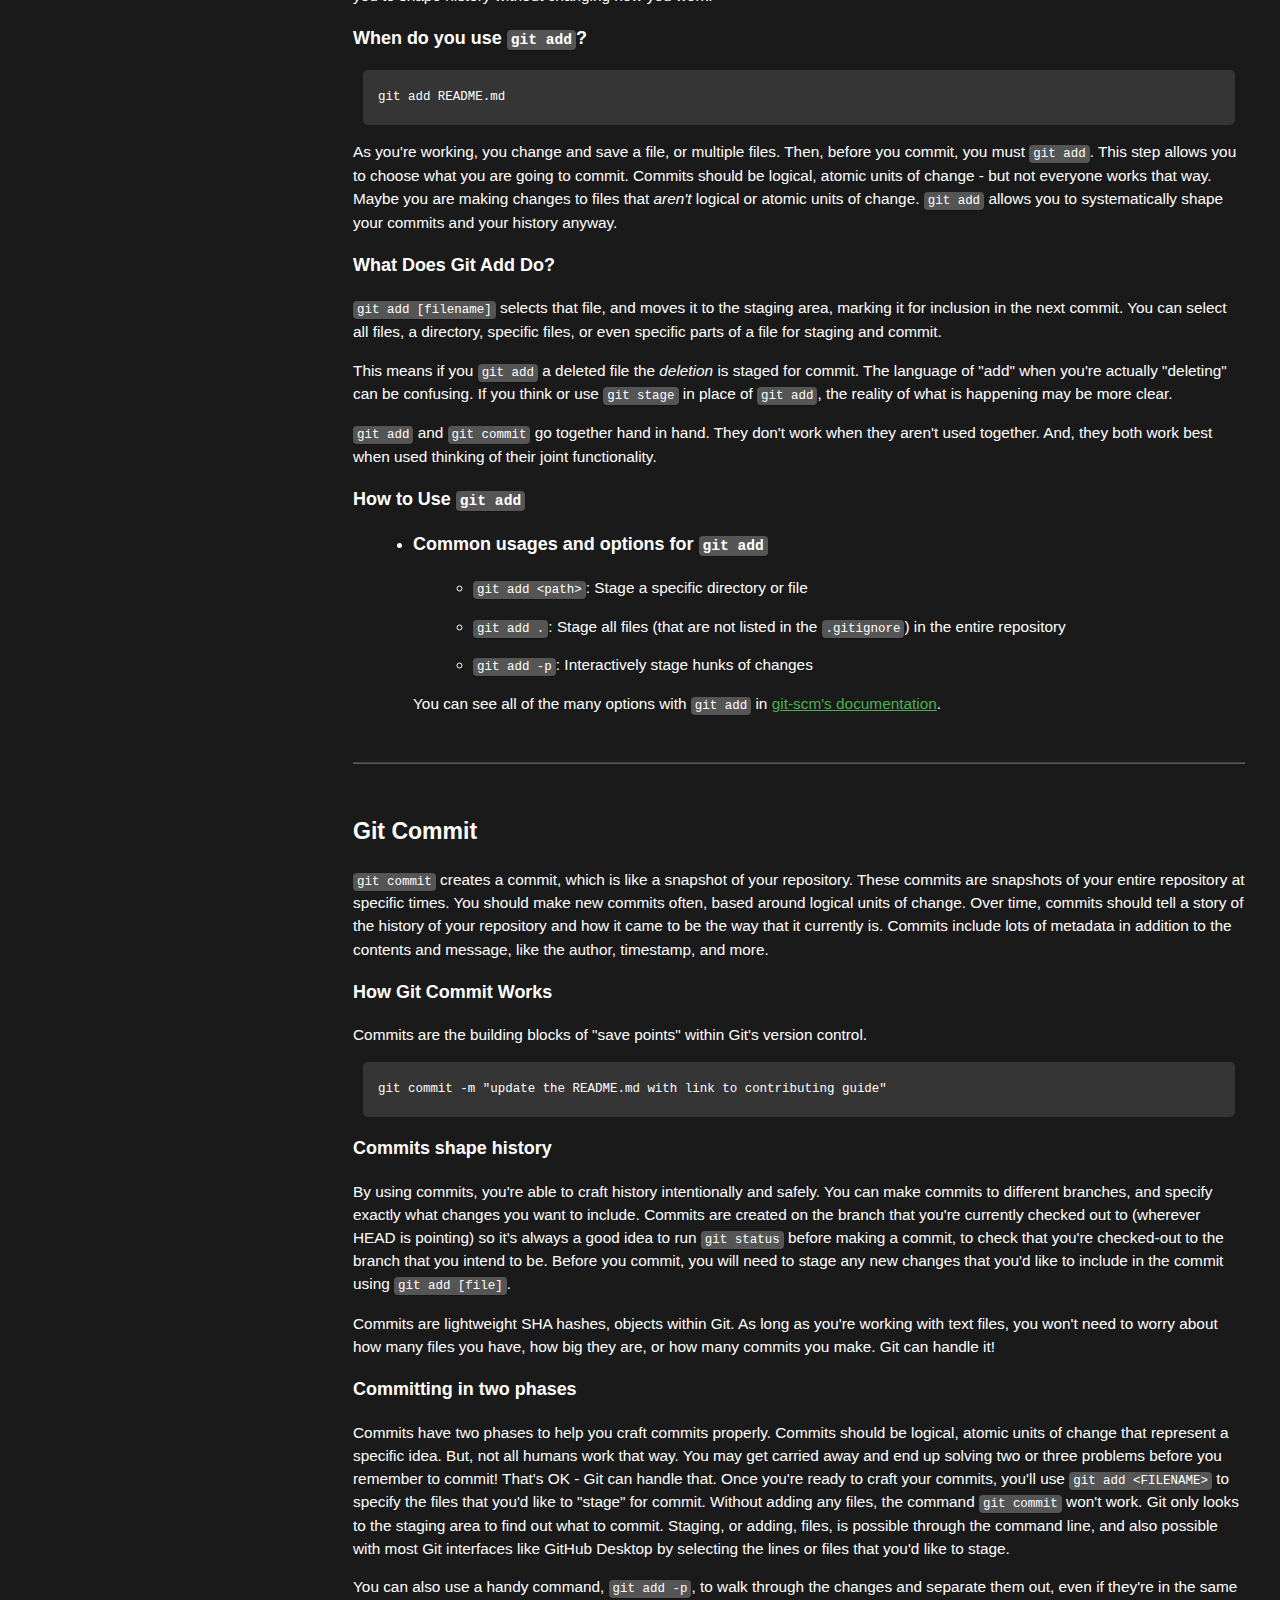
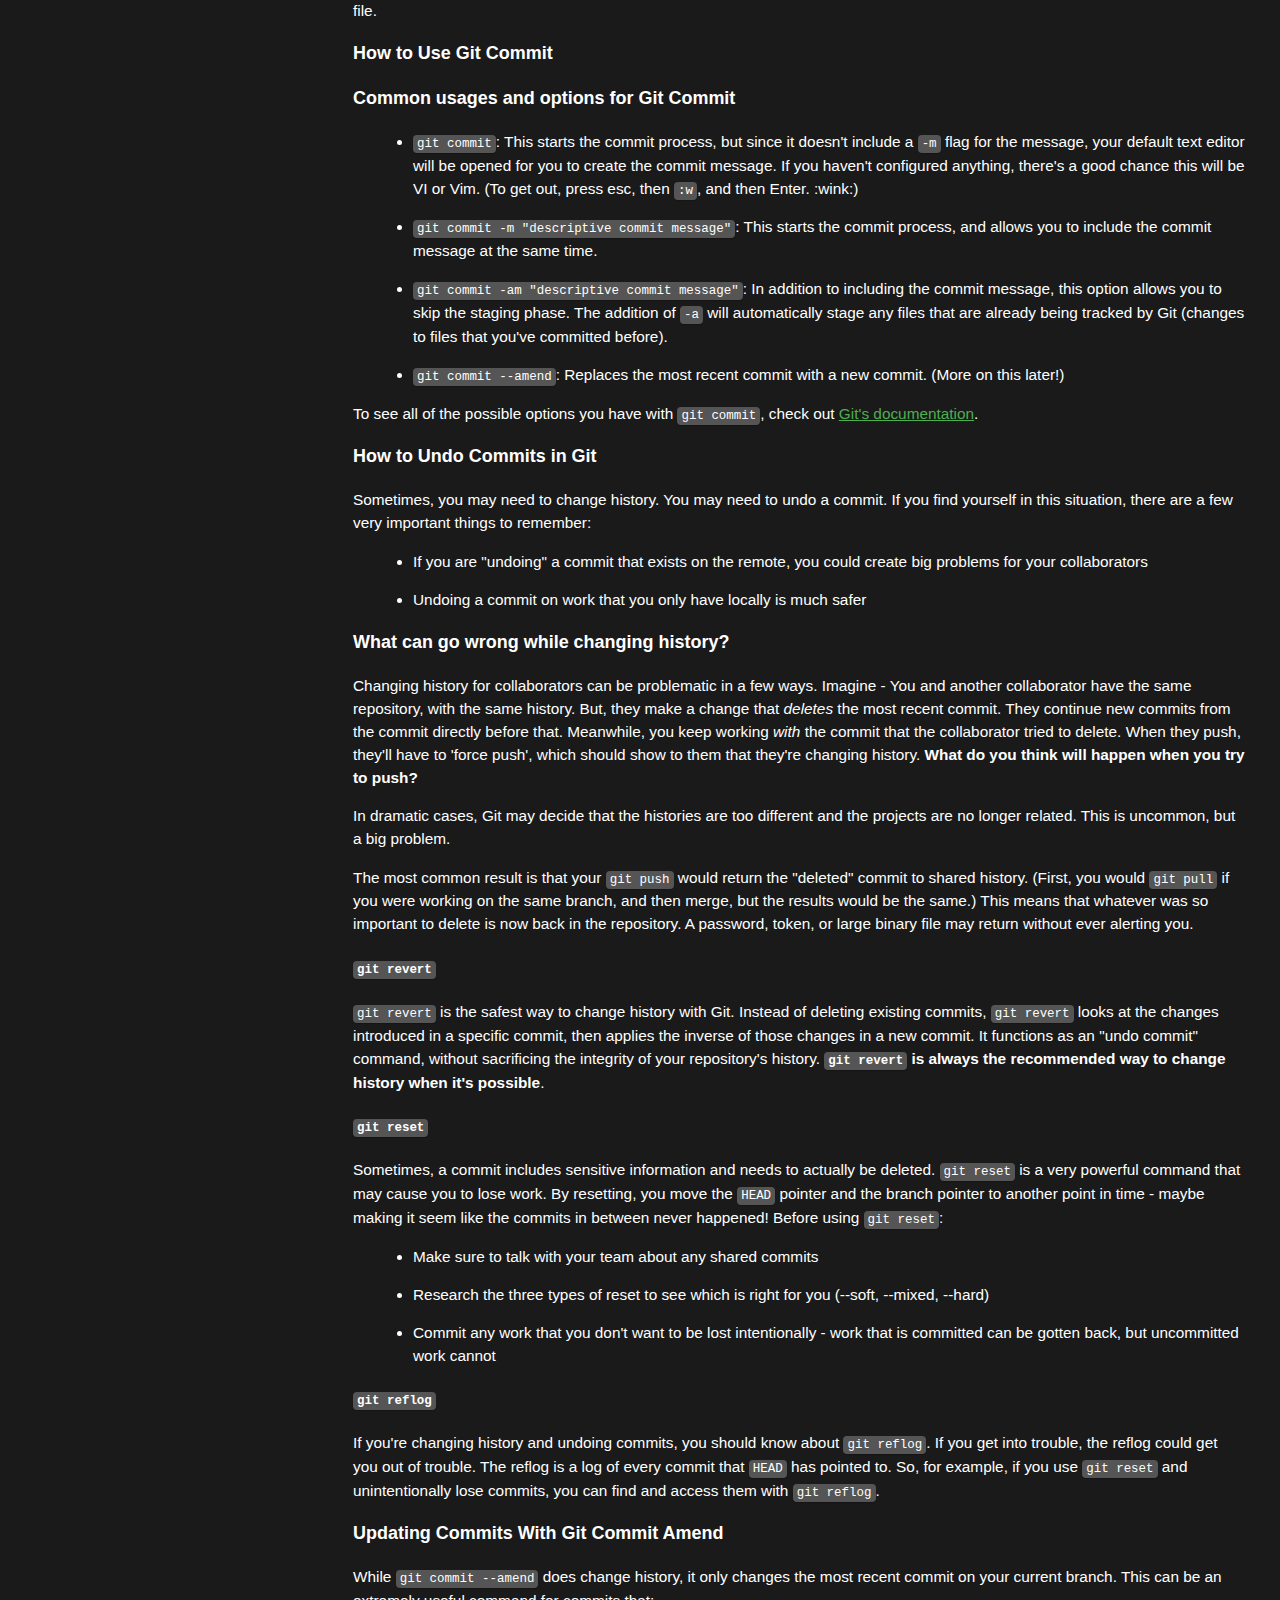
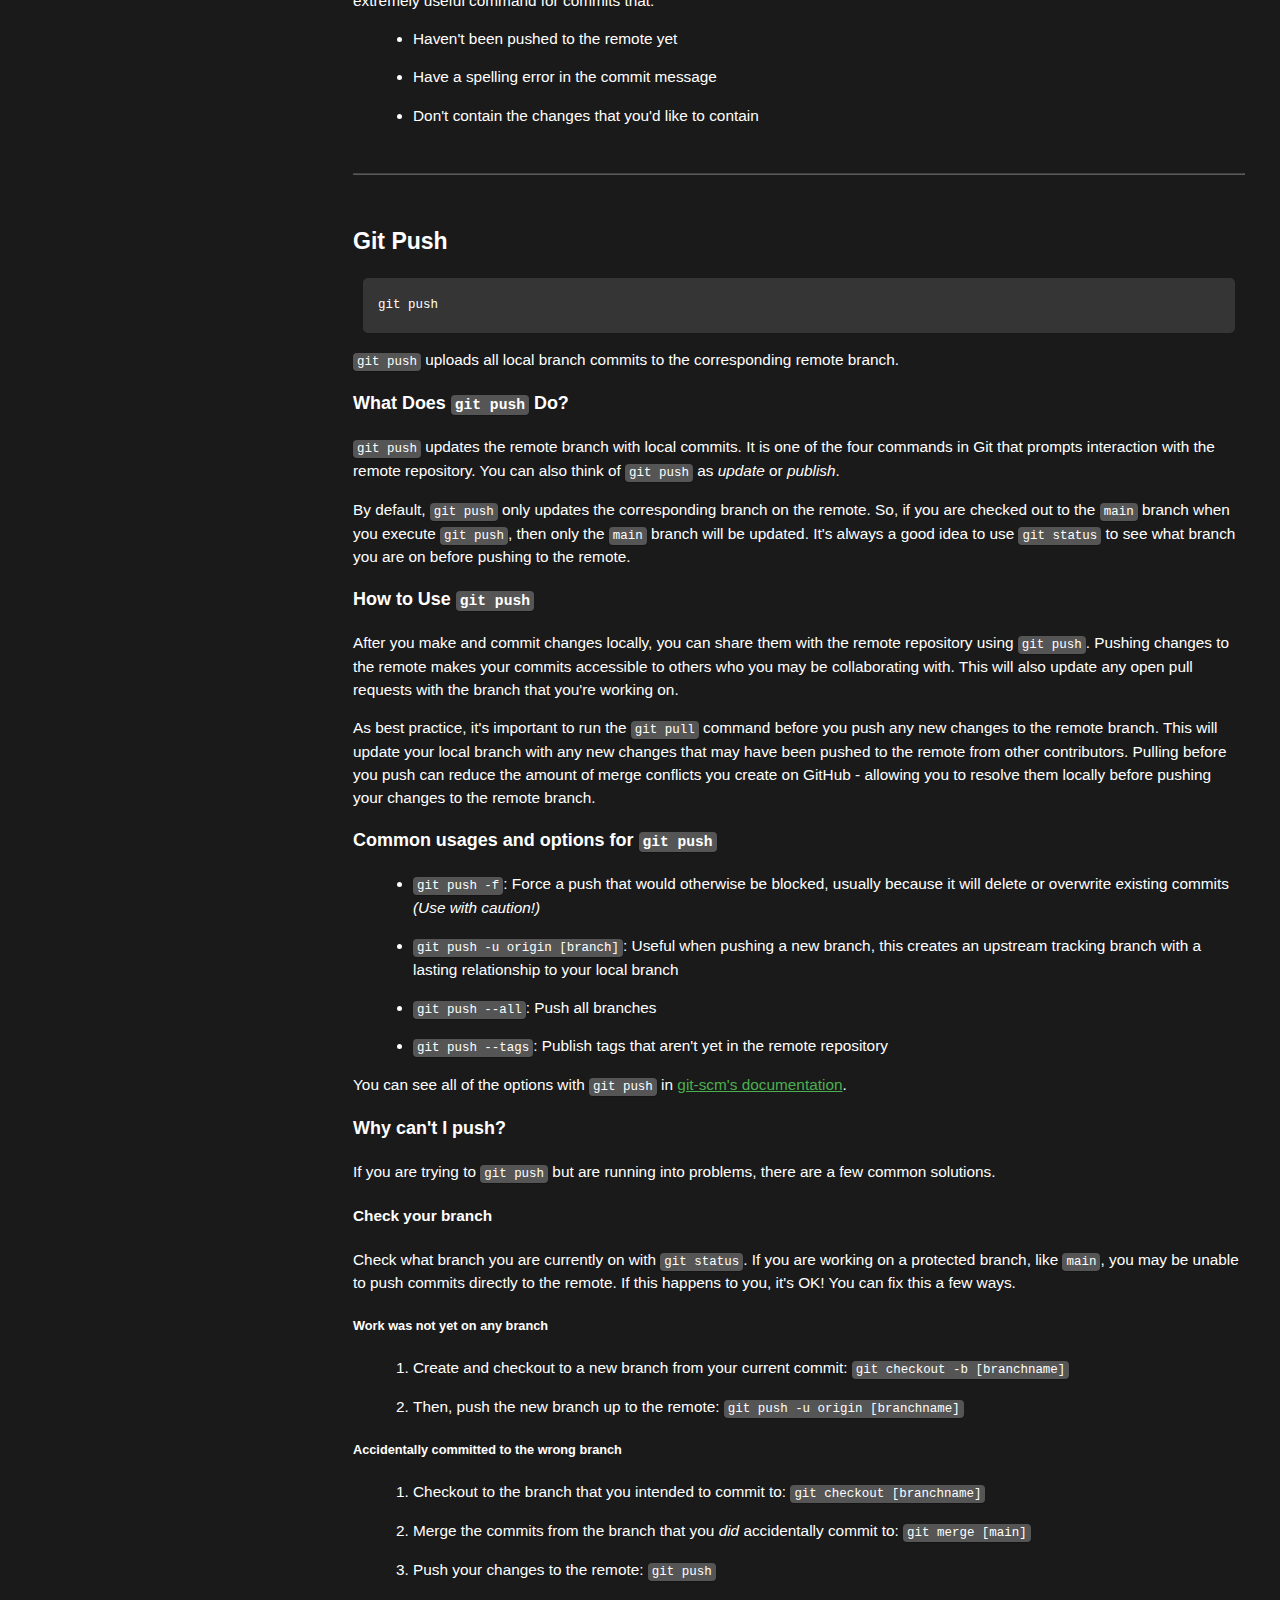
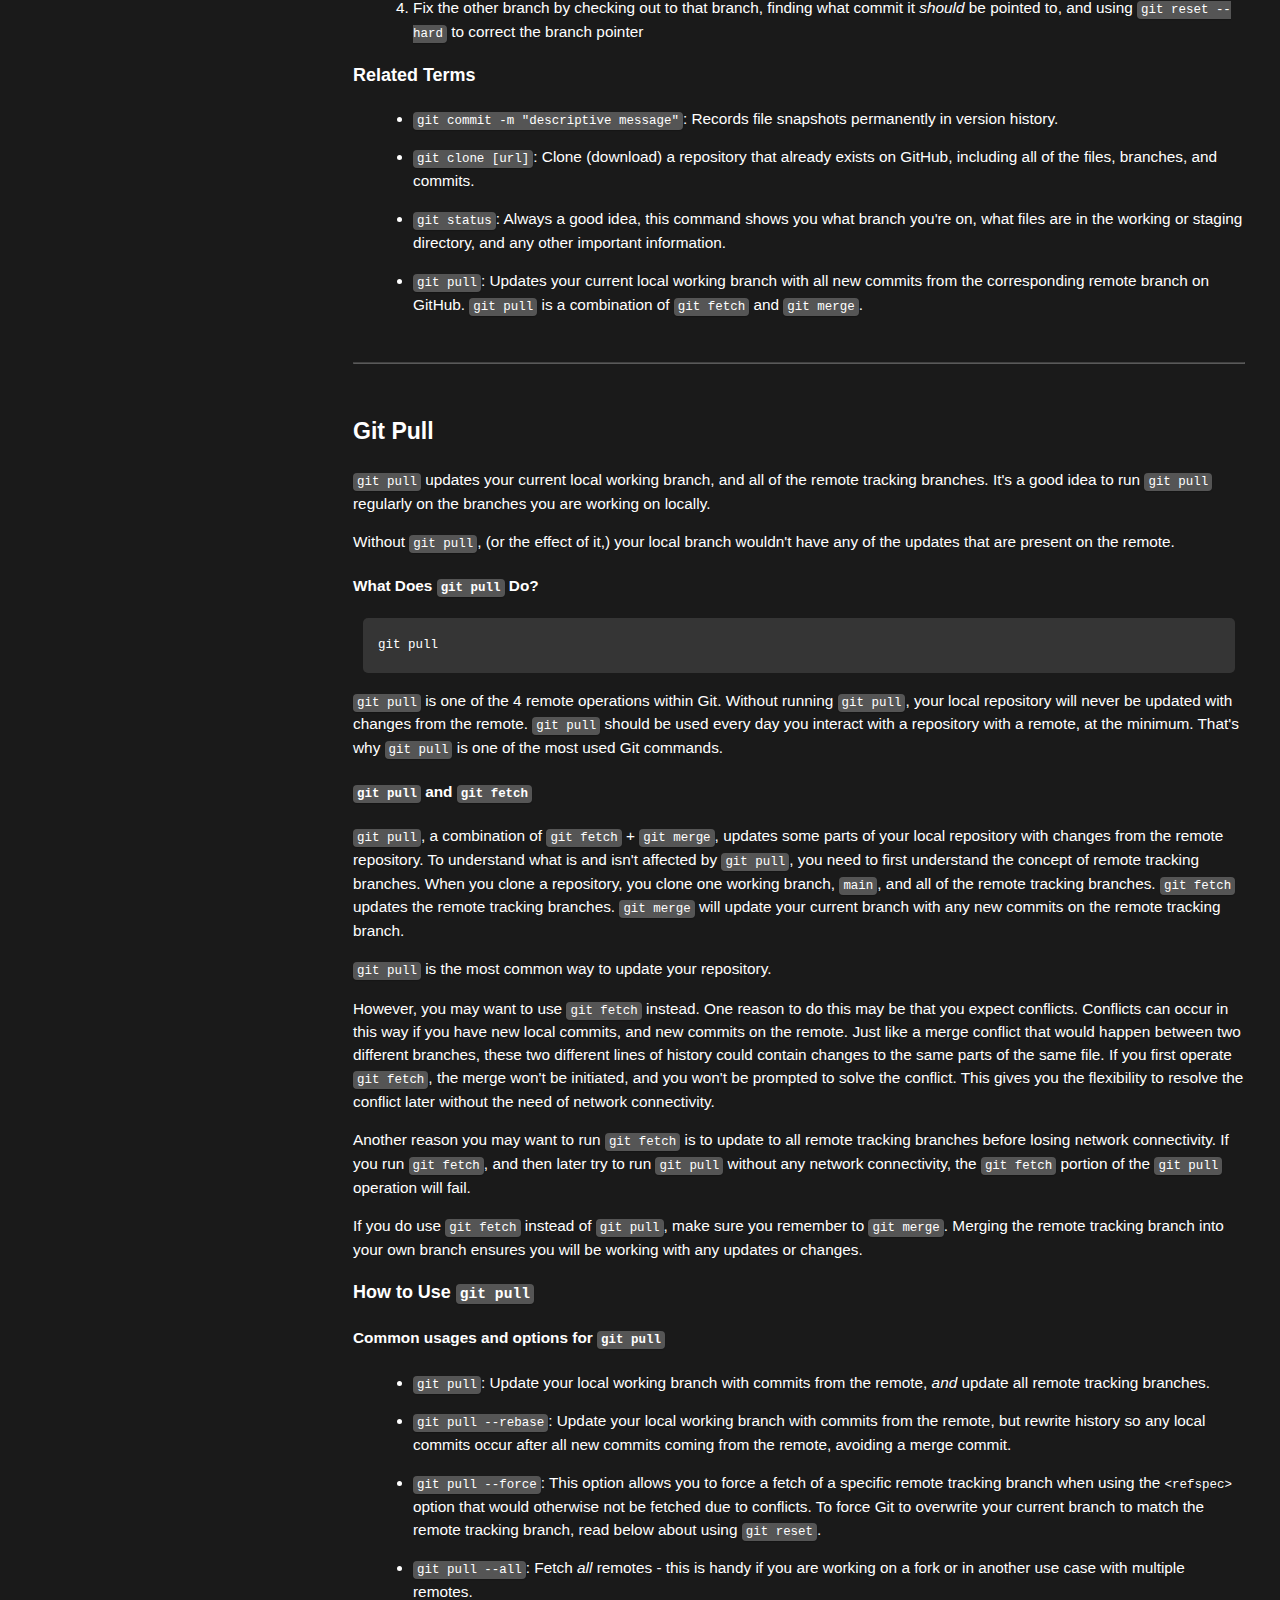
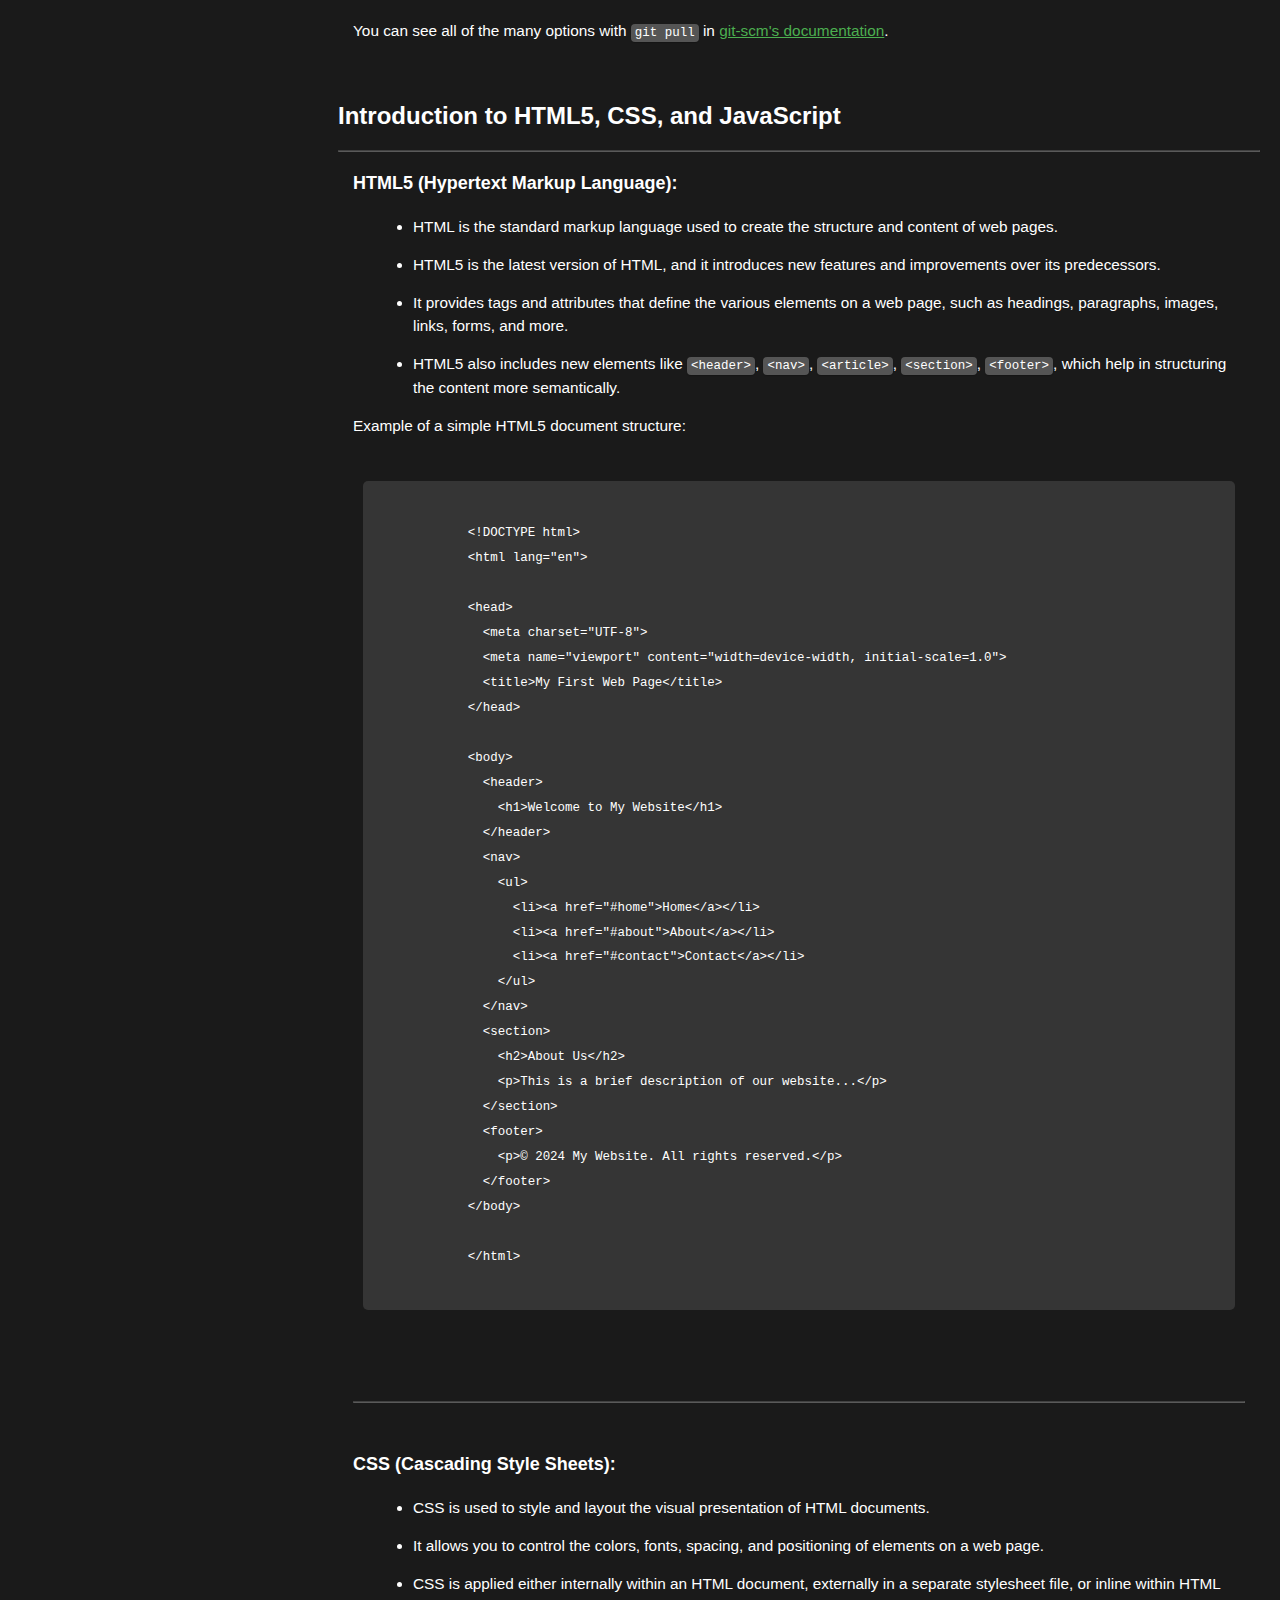
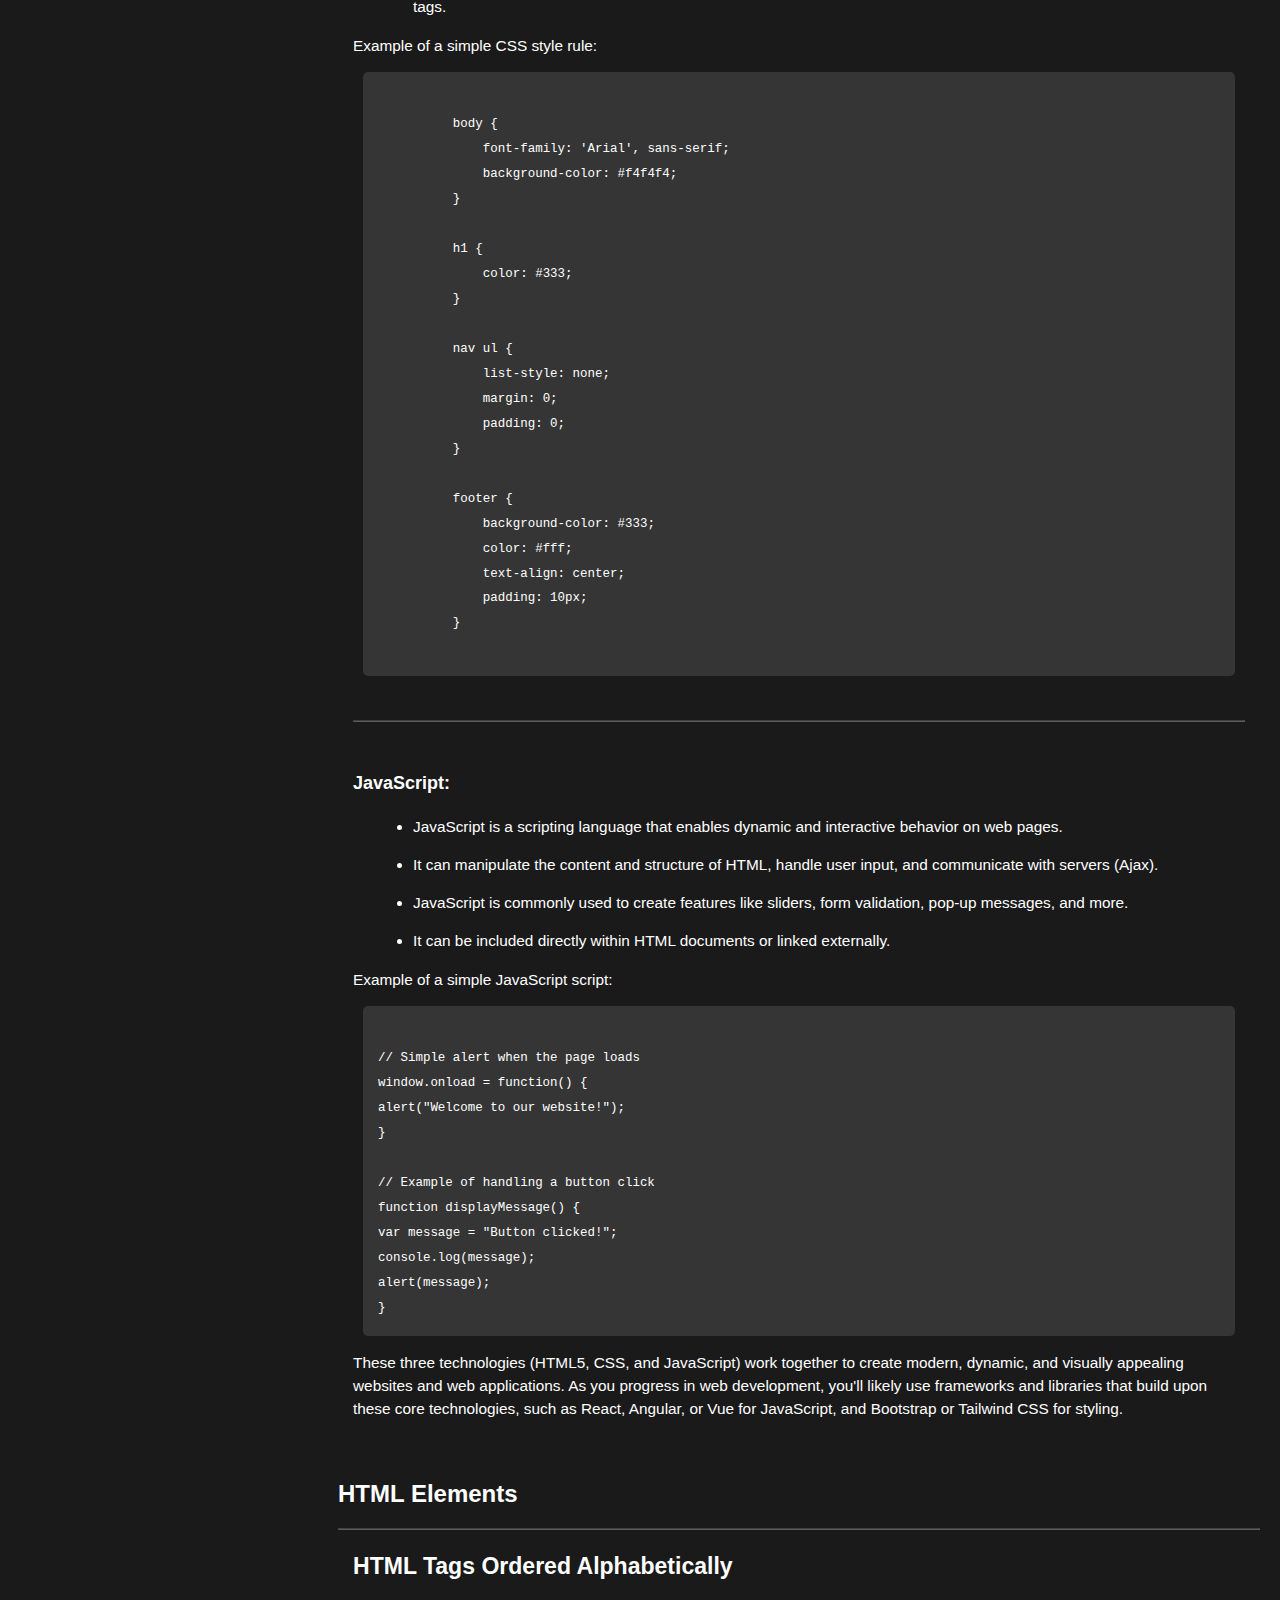
<file: works/webapp-finals/technical-documentation/index.html>
<!DOCTYPE html>
<html lang="en">

<head>
  <link rel="stylesheet" href="css/style.css">
  <title>Web Application Development Documentation</title>
</head>

<body>
  <nav id="navbar">
    <header>Web Application Development Documentation</header>
    <ul>
      <li><a class="nav-link" href="#Introduction">Introduction</a></li>
      <li><a class="nav-link" href="#ClientSide_vs_ServerSide">Client-Side vs Server-Side Development</a></li>
      <li><a class="nav-link" href="#Overview_WebTech">Overview of Web Technologies</a></li>
      <li><a class="nav-link" href="#Git">Git</a></li>
      <li><a class="nav-link" href="#Intro_to_HTML5_CSS_JS">Introduction to HTML5, CSS, and JavaScript</a></li>
      <li><a class="nav-link" href="#HTML_Elements">HTML Elements</a></li>
      <li>
        <a class="nav-link" href="#Intro_CSS">Introducing Cascading Style Sheets</a>
      </li>
      <li><a class="nav-link" href="#WSL">Windows Subsystem for Linux</a></li>
      <li>
        <a class="nav-link" href="#Flexbox">Flexbox</a>
      </li>
      <li><a class="nav-link" href="#Reference">References</a></li>
    </ul>
  </nav>
  <main id="main-doc">
    <section class="main-section" id="Introduction">
      <h1 class="title">Introduction</h1>
      <hr>
      <article>
        <h2>What is Application Development?</h2>
        <p>
          Web Application Development is the process of creating and maintaining web
          applications, which are software programs that run on a web server and are
          accessed through a web browser. Web applications are designed to provide a
          user-friendly interface and interactive experience for users, allowing them to
          perform various tasks and functions online.


        <p>
          Furthermore, it involves several key components, including
          front-end development, back-end development, and database management. Front-end
          development focuses on the user interface and experience, using technologies
          such as HTML, CSS, and JavaScript. Back-end development deals with the
          server-side logic and functionality, using programming languages such as
          Python, Ruby, and Java. Database management involves storing and retrieving
          data from a database, using technologies such as SQL and NoSQL.


        <p>
          Also, web application development requires a strong understanding of web
          technologies, programming languages, and software development principles. It
          also involves problem-solving skills, creativity, and attention to detail. With
          the increasing demand for web applications in various industries, web
          application development has become a valuable skill set for many professionals.

      </article>
    </section>

    <br>
    <section class="main-section" id="ClientSide_vs_ServerSide">
      <h1 class="title">Client-Side vs Server-Side Development</h1>
      <hr>
      <article>
        <h2>What is Client-Side, Server-Side, and Full-Stack Development?</h2>
        <p>
          Client-side and server-side development are two distinct aspects of web
          development that involve different technologies, responsibilities, and
          functionalities.
        </p>

        <section class="sub-section">
          <h2 class="sub-title-1">Client-Side Development</h2>
          <ul>
            <li class="sub-title-li-1">
              <strong>Definition:</strong> Client-side development refers to the activities that take place
              on the user's device (typically a web browser) and involve the
              user interface and user experience.
            </li>
            <li class="sub-title-li-1">
              <strong>Technologies:</strong> HTML (Hypertext Markup Language), CSS (Cascading Style Sheets),
              JavaScript, and various front-end frameworks and libraries like
              React, Angular, or Vue.js.
            </li>
            <li class="sub-title-li-1">
              <strong>Responsibilities:</strong>
              <ul>
                <li class="sub-title-li-2">Creating the structure (HTML) and style (CSS) of a web page.</li>
                <li class="sub-title-li-2">Implementing interactive and dynamic features using JavaScript.</li>
                <li class="sub-title-li-2">Managing the presentation layer and user interactions.</li>
              </ul>
            </li>
            <li class="sub-title-li-1">
              <strong>Advantages:</strong>
              <ul>
                <li class="sub-title-li-2">Fast and responsive user interfaces</li>
                <li class="sub-title-li-2">Reduces server load as certain operations are performed on the client's side.
                </li>
                <li class="sub-title-li-2">Enhanced user experience with dynamic and interactive elements.</li>
              </ul>
            </li>
          </ul>
        </section>

        <hr>

        <section class="sub-section">
          <h2 class="sub-title-1">Server-Side Development</h2>
          <ul>
            <li class="sub-title-li-1">
              <strong>Definition:</strong> Server-side development involves activities that occur on the web server,
              managing and processing data, handling requests, and performing various
              server-related operations.
            </li>
            <li class="sub-title-li-1">
              <strong>Technologies:</strong> Server-side languages such as PHP, Python (Django), Ruby (Ruby on Rails),
              Java
              (Spring), and JavaScript (Node.js).
            </li>
            <li class="sub-title-li-1">
              <strong>Responsibilities:</strong>
              <ul>
                <li class="sub-title-li-2">Handling data storage and retrieval from databases.</li>
                <li class="sub-title-li-2">Executing business logic and application functionality.</li>
                <li class="sub-title-li-2">Managing user authentication and authorization.</li>
                <li class="sub-title-li-2">Generating dynamic content to be sent to the client.</li>
              </ul>
            </li>
            <li class="sub-title-li-1">
              <strong>Advantages:</strong>
              <ul>
                <li class="sub-title-li-2">Enhanced security as sensitive operations are performed on the server.</li>
                <li class="sub-title-li-2">Centralized control over data and business logic.</li>
                <li class="sub-title-li-2">Better scalability for handling a large number of users.</li>
              </ul>
            </li>
          </ul>
        </section>

        <hr>

        <section class="sub-section">
          <h2 class="sub-title-1">Interaction Between Client-Side and Server-Side</h2>
          <ul>
            <li class="sub-title-li-1">
              <strong>Communication:</strong> Both sides communicate through protocols like HTTP(S), and they exchange
              data
              using formats like JSON or XML.
            </li>
            <li class="sub-title-li-1">
              <strong>Workflow:</strong> A typical web application involves the client making requests to the server,
              and
              the server responds with the necessary data or performs actions.
            </li>
          </ul>
        </section>

        <hr>

        <section class="sub-section">
          <h2 class="sub-title-1">Full-Stack Development</h2>
          <ul>
            <li class="sub-title-li-1">
              <strong>Definition:</strong> Developers who work on both client-side and server-side aspects are known as
              full-stack developers.
            </li>
            <li class="sub-title-li-1">
              <strong>Responsibilities:</strong> Full-stack developers have a broader skill set and can handle tasks
              ranging from
              designing user interfaces to managing server infrastructure.
            </li>
          </ul>
        </section>

        <p>
          In modern web development, a balanced combination of both client-side and
          server-side technologies is crucial for building robust and efficient web
          applications. The choice between them depends on factors such as project
          requirements, performance considerations, and the desired user experience.
        </p>

      </article>
    </section>


    <br>
    <section class="main-section" id="Overview_WebTech">
      <h1 class="title">Overview of Web Technologies</h1>
      <hr>
      <article>
        <h2>Web Technology</h2>
        <p>
          Web technology refers to the various tools, techniques, and protocols used for
          communication between different types of devices over the Internet. It is
          primarily concerned with how computers and systems connect to and interact with
          the web, and how the most common languages of the internet (HTML, CSS, and
          JavaScript) work together to allow information to be shared worldwide.
        </p>

        <section class="sub-section">
          <h2 class="sub-title-1">Evolution of the World Wide Web</h2>
          <ul> <!--Evolution-->
            <li class="sub-title-li-1">
              <strong>
                Birth of the World Wide Web (WWW) by Tim Berners-Lee in 1989.
              </strong>

              <ul> <!--History-->
                <li class="sub-title-li-2">
                  The birth of the Internet can be traced back to the late 1960s and early
                  1970s with the development of ARPANET (Advanced Research Projects Agency
                  Network), a pioneering network that laid the groundwork for the
                  interconnected global network we know today. Here are key milestones in the
                  birth and early development of the Internet:

                  <ul> <!--ARPANET -->
                    <li class="sub-title-li-2">
                      <strong>
                        ARPANET Creation (1969)
                      </strong>

                      <ul>
                        <li class="sub-title-li-2">
                          ARPANET, the first packet-switching network, was developed by the
                          United States Department of Defense's Advanced Research Projects
                          Agency (ARPA, now DARPA).
                        </li>
                        <li class="sub-title-li-2">
                          On October 29, 1969, ARPANET's first message was sent between two
                          computers at the University of California, Los Angeles (UCLA) and
                          the Stanford Research Institute (SRI). The message was "LOGIN."
                        </li>
                      </ul>

                    </li>
                  </ul> <!--ARPANET -->

                  <ul> <!--TCP/IP -->
                    <li class="sub-title-li-2">
                      <strong>
                        Development of TCP/IP (1970s)
                      </strong>

                      <ul>
                        <li class="sub-title-li-2">
                          The Transmission Control Protocol (TCP) and Internet Protocol (IP) were developed by Vinton
                          Cerf
                          and Bob Kahn.
                        </li>
                        <li class="sub-title-li-2">
                          TCP/IP became the standardized communications protocol suite for ARPANET, forming the
                          foundation
                          for the entire Internet.
                        </li>
                      </ul>

                    </li>
                  </ul><!--TCP/IP -->

                  <ul> <!--Expansion and Standardization-->
                    <li class="sub-title-li-2">
                      <strong>
                        Expansion and Standardization (1970s-1980s)
                      </strong>

                      <ul>
                        <li class="sub-title-li-2">
                          The ARPANET continued to grow, connecting more research institutions and universities.
                        </li>
                        <li class="sub-title-li-2">
                          TCP/IP was adopted as the protocol for connecting diverse networks, leading to the term
                          "Internet" (short for interconnected networks).
                        </li>
                        <li class="sub-title-li-2">
                          The development of standardized protocols contributed to the Internet's expansion.
                        </li>
                      </ul>

                    </li>
                  </ul> <!--Expansion and Standardization-->

                  <ul> <!--DNS-->
                    <li class="sub-title-li-2">
                      <strong>
                        Domain Name System (DNS) Introduction (1983)
                      </strong>

                      <ul>
                        <li class="sub-title-li-2">
                          The Domain Name System, which translates human-readable domain names into IP addresses, was
                          introduced in 1983.
                        </li>
                        <li class="sub-title-li-2">
                          This facilitated the use of easily memorable names instead of numerical IP addresses.
                        </li>
                      </ul>

                    </li>
                  </ul> <!--DNS-->

                  <ul> <!--Commercialization-->
                    <li class="sub-title-li-2">
                      <strong>
                        Commercialization (1990s)
                      </strong>

                      <ul>
                        <li class="sub-title-li-2">
                          The 1990s saw the commercialization of the Internet, with the launch of the World Wide Web and
                          the development of browsers like Netscape.
                        </li>
                        <li class="sub-title-li-2">
                          The Internet became accessible to the public, leading to a rapid increase in websites and
                          online
                          services.
                        </li>
                      </ul>

                    </li>
                  </ul> <!--Commercialization-->

                  <ul> <!--Global Expansion and Popularization-->
                    <li class="sub-title-li-2">
                      <strong>
                        Global Expansion and Popularization (1990s-Present)
                      </strong>

                      <ul>
                        <li class="sub-title-li-2">
                          The Internet expanded globally, connecting people, businesses, and governments worldwide.
                        </li>
                        <li class="sub-title-li-2">
                          Technologies like broadband and mobile internet further increased accessibility.
                        </li>
                        <li class="sub-title-li-2">
                          The Internet has become an integral part of everyday life, shaping communication, commerce,
                          education, and entertainment.
                        </li>
                      </ul>
                    </li>
                  </ul> <!--Global Expansion and Popularization-->

                  <p>
                    The birth and development of the Internet were collaborative efforts
                    involving numerous individuals, institutions, and technological
                    advancements. The ARPANET project laid the groundwork for the
                    interconnected and decentralized network that has since transformed how
                    information is shared and accessed globally.
                  </p>
                </li>
              </ul> <!--History-->
            </li> <!--Evolution-->
          </ul>
        </section>

        <hr>
        <section class="sub-section">
          <h2 class="sub-title-1">Key Internet Protocol</h2>
          <ul>
            <li class="sub-title-li-1"><!--HTTP-->
              <strong>
                HTTP (Hypertext Transfer Protocol)
              </strong>

              <ul>
                <li class="sub-title-li-2">Foundation of data communication on the web.</li>
                <li class="sub-title-li-2">Defines how messages are formatted and transmitted.</li>
              </ul>

            </li> <!--HTTP-->

            <li class="sub-title-li-1"> <!--HTTPS-->
              <strong>
                HTTPS (Hypertext Transfer Protocol Secure)
              </strong>

              <ul>
                <li class="sub-title-li-2">Secure version of HTTP using encryption (SSL/TLS).</li>
                <li class="sub-title-li-2">Ensures secure data transfer, especially for sensitive information.</li>
              </ul>

            </li><!--HTTPS-->

            <li class="sub-title-li-1"> <!--TCP/IP-->
              <strong>
                TCP/IP (Transmission Control Protocol/Internet Protocol)
              </strong>

              <ul>
                <li class="sub-title-li-2">Fundamental suite of protocols for internet communication.</li>
                <li class="sub-title-li-2">Facilitates reliable data transmission between connected devices.</li>
              </ul>

            </li><!--TCP/IP-->
          </ul>
        </section>


        <hr>

        <section class="sub-section">
          <h2 class="sub-title-1">Client-Server Architecture</h2>

          <ul>
            <li class="sub-title-li-1"><!--Roles-->
              <strong>
                Roles
              </strong>

              <ul>
                <li class="sub-title-li-2">Clients request services or resources.</li>
                <li class="sub-title-li-2">Servers provide requested services or resources.</li>
              </ul>
            </li> <!--Roles-->

            <li class="sub-title-li-1"> <!--Request-Response Cycle-->
              <strong>
                Request-Response Cycle
              </strong>

              <ul>
                <li class="sub-title-li-2">Clients send requests to servers.</li>
                <li class="sub-title-li-2">Servers process requests and send back responses.</li>
              </ul>
            </li><!--Request-Response Cycle-->

            <li class="sub-title-li-1"> <!--Statelessness-->
              <strong>
                Statelessness
              </strong>

              <ul>
                <li class="sub-title-li-2">Each request from a client to a server is independent.</li>
                <li class="sub-title-li-2">No retention of client state between requests.</li>
              </ul>
            </li><!--Statelessness-->
          </ul>
        </section>


        <hr>
        <section class="sub-section">
          <h2 class="sub-title-1">Internet Technologies</h2>
          <ul>
            <li class="sub-title-li-1"><!--HTML-->
              <strong>
                HTML (Hypertext Markup Language)
              </strong>
              <ul>
                <li class="sub-title-li-2">Standard markup language for creating web pages.</li>
                <li class="sub-title-li-2">Defines structure and layout using tags.</li>
              </ul>
            </li> <!--HTML-->

            <li class="sub-title-li-1"> <!--CSS-->
              <strong>
                CSS (Cascading Style Sheets)
              </strong>
              <ul>
                <li class="sub-title-li-2">Style sheet language for describing the presentation of a document.</li>
                <li class="sub-title-li-2">Enhances the visual presentation of HTML elements.</li>
              </ul>
            </li><!--CSS-->

            <li class="sub-title-li-1"> <!--JavaScript-->
              <strong>
                JavaScript
              </strong>
              <ul>
                <li class="sub-title-li-2">Programming language that enables dynamic content on web pages.</li>
                <li class="sub-title-li-2">Enhances interactivity and user experience.</li>
              </ul>
            </li><!--JavaScript-->
          </ul>
        </section>

        <hr>

        <section class="sub-section">
          <h2 class="sub-title-1">Responsive Web Design</h2>
          <ul>
            <li class="sub-title-li-1"><!--Importance-->
              <strong>
                Importance:
              </strong>
              <ul>
                <li class="sub-title-li-2">Ensures web applications work well on various devices and screen sizes.</li>
                <li class="sub-title-li-2">Enhances user experience across desktops, tablets, and mobile devices.</li>
              </ul>
            </li> <!--Importance-->

            <li class="sub-title-li-1"> <!--Media Queries-->
              <strong>
                Media Queries:
              </strong>
              <ul>
                <li class="sub-title-li-2">CSS technique for applying styles based on device characteristics.</li>
                <li class="sub-title-li-2">Allows adaptation to different viewport sizes.</li>
              </ul>
            </li><!--Media Queries-->

            <li class="sub-title-li-1"> <!--Flexbox and Grid Layout-->
              <strong>
                Flexbox and Grid Layout:
              </strong>
              <ul>
                <li class="sub-title-li-2">CSS layout models that simplify the design of flexible and responsive web
                  layouts.</li>
              </ul>
            </li><!--Flexbox and Grid Layout-->
          </ul>
        </section>

        <hr>

        <strong class="sub-title-1">Conclusion</strong>
        <ul>
          <li class="sub-title-li-1"> The Internet is a global network connecting computers. </li>
          <li class="sub-title-li-1">The World Wide Web facilitates information sharing and dynamic content.</li>
          <li class="sub-title-li-1">Protocols like HTTP, HTTPS, and TCP/IP underpin internet communication.</li>
          <li class="sub-title-li-1">Client-server architecture involves clients making requests and servers providing
            responses.</li>
          <li class="sub-title-li-1">Web technologies such as HTML, CSS, and JavaScript enable web development.</li>
          <li class="sub-title-li-1">Responsive web design ensures adaptability to diverse devices.</li>
        </ul>

        <p>
          This overview provides a foundational understanding of key concepts in web
          technologies, including the Internet, the World Wide Web, internet protocols,
          client-server architecture, and fundamental web development technologies.
        </p>
      </article>
    </section>

    <br>
    <section class="main-section" id="Git">
      <h1 class="title">Git</h1>
      <hr>
      <article>
        <h2>What is Git?</h2>
        <p>
          Git is a free and open source distributed version control system designed to handle everything from small to
          very large projects with speed and efficiency. It is easy to learn and has a tiny footprint with lightning
          fast performance. Moreover, it outclasses SCM tools like Subversion, CVS, Perforce, and ClearCase with
          features like cheap local branching, convenient staging areas, and multiple workflows.
        </p>

        <section>
          <h2 class="sub-title-1">Setup Git</h2>
          <ul>
            <li>
              <strong class="sub-title-2"><u>Install Git on Windows</u></strong>
              <ol>
                <li>Navigate to the latest <a href="https://gitforwindows.org/">Git for Windows installer</a> and
                  download the latest version.</li>
                <li>Once the installer has started, follow the instructions as provided in the <strong>Git
                    Setup</strong> wizard screen until the installation is complete.</li>
                <li>Open the Windows command prompt (or <strong>Git Bash</strong> if you selected not to use the
                  standard Git Windows Command Prompt during the Git installation).</li>
                <li>Type <code class="code-inline">git version</code> to verify Git was installed.</li>
              </ol>
            </li>
            <li>
              <strong class="sub-title-2"><u>Install Git on Mac</u></strong>
              <ol>
                <li>Navigate to the latest <a
                    href="https://sourceforge.net/projects/git-osx-installer/files/git-2.23.0-intel-universal-mavericks.dmg/download?use_mirror=autoselect">macOS
                    Git Installer</a> and download the latest version.</li>
                <li>Once the installer has started, follow the instructions as provided until the installation is
                  complete.</li>
                <li>Open the command prompt "terminal" and type <code class="code-inline">git version</code> to verify
                  Git was installed.</li>
              </ol>
            </li>
          </ul>
          <p>Note: <a href="https://git-scm.com/download/win"><code class="code-inline">git-scm</code></a> is a popular
            and recommended resource for downloading Git for Windows. The advantage of downloading Git from <code
              class="code-inline">git-scm</code> is that your download automatically starts with the latest version of
            Git included with the recommended command prompt, <code class="code-inline">Git Bash</code>. The download
            source is the same <a href="https://gitforwindows.org/">Git for Windows installer</a> as referenced in the
            steps above.</p>
          <p>Note: <a href="https://git-scm.com/download/mac"><code class="code-inline">git-scm</code></a> is a popular
            and recommended resource for downloading Git on a Mac. The advantage of downloading Git from <code
              class="code-inline">git-scm</code> is that your download automatically starts with the latest version of
            Git. The download source is the same <a
              href="https://sourceforge.net/projects/git-osx-installer/files/git-2.23.0-intel-universal-mavericks.dmg/download?use_mirror=autoselect">macOS
              Git Installer</a> as referenced in the steps above.</p>
        </section>

        <br>
        <hr><br>
        <strong class="sub-title-1">Clone Repository</strong>
        <ol>
          <li>On GitHub.com, navigate to the main page of the repository.</li>
          <li>Above the list of files, click &lt;&gt;<strong>Code</strong>.</li>
          <li>Copy the URL for the repository.</li>
          <li>Open cmd or terminal or any of your preferred CLI.</li>
          <li>
            Select the best location for you to clone. Change the current working directory to
            the location where you want the cloned directory. For example you want to clone it in C:/Users/PC,

            <code class="code-block"> C:\>
              C:\>cd Users\PC 
              C:\Users\PC> 
            </code>
          </li>
          <li>
            Type <code class="code-inline">git clone</code>, and then paste the URL you copied earlier.
            <code class="code-block">git clone https://github.com/YOUR-USERNAME/YOUR-REPOSITORY
            </code>
          </li>
          <li>
            Press <strong>Enter</strong> to create your local clone.
            <code class="code-block">$ git clone https://github.com/YOUR-USERNAME/YOUR-REPOSITORY
            > Cloning into `PC`...
            > remote: Counting objects: 10, done.
            > remote: Compressing objects: 100% (8/8), done.
            > remove: Total 10 (delta 1), reused 10 (delta 1)
            > Unpacking objects: 100% (10/10), done.
          </code>
          </li>
          <li>
            After successfully cloning, bear in mind that a new folder is created—which is your
            repository folder. Don’t forget to move inside that folder before issuing the git
            commands later. To do this, change the directory by typing <code
              class="code-inline">cd [repository name]</code>.
          </li>
        </ol>

        <br>
        <hr><br>

        <div>
          <h2>Git Add</h2>
          <p>The <code class="code-inline">git add</code> command adds new or changed files in your working directory to
            the Git staging area.</p>
          <p><code class="code-inline">git add</code> is an important command - without it, no <code
              class="code-inline">git commit</code> would ever do anything. Sometimes, <code
              class="code-inline">git add</code> can have a reputation for being an unnecessary step in development. But
            in reality, <code class="code-inline">git add</code> is an important and powerful tool. <code
              class="code-inline">git add</code> allows you to shape history without changing how you work.</p>
          <div>
            <h3>When do you use <code class="code-inline">git add</code>?</h3>
            <code class="code-block">git add README.md</code>
            <p>As you're working, you change and save a file, or multiple files. Then, before you commit, you must <code
                class="code-inline">git add</code>. This step allows you to choose what you are going to commit. Commits
              should be logical, atomic units of change - but not everyone works that way. Maybe you are making changes
              to files that <em>aren't</em> logical or atomic units of change. <code class="code-inline">git add</code>
              allows you to systematically shape your commits and your history anyway.</p>
          </div>
          <div>
            <h3>What Does Git Add Do?</h3>
            <p><code class="code-inline">git add [filename]</code> selects that file, and moves it to the staging area,
              marking it for inclusion in the next commit. You can select all files, a directory, specific files, or
              even specific parts of a file for staging and commit.</p>
            <p>This means if you <code class="code-inline">git add</code> a deleted file the <em>deletion</em> is staged
              for commit. The language of "add" when you're actually "deleting" can be confusing. If you think or use
              <code class="code-inline">git stage</code> in place of <code class="code-inline">git add</code>, the
              reality of what is happening may be more clear.
            </p>
            <p><code class="code-inline">git add</code> and <code class="code-inline">git commit</code> go together hand
              in hand. They don't work when they aren't used together. And, they both work best when used thinking of
              their joint functionality.</p>
          </div>
          <div>
            <h3>How to Use <code class="code-inline">git add</code></h3>
            <ul>
              <li>
                <h3>Common usages and options for <code class="code-inline">git add</code></h3>
                <ul>
                  <li><code class="code-inline">git add &lt;path&gt;</code>: Stage a specific directory or file</li>
                  <li><code class="code-inline">git add .</code>: Stage all files (that are not listed in the <code
                      class="code-inline">.gitignore</code>) in the entire repository</li>
                  <li><code class="code-inline">git add -p</code>: Interactively stage hunks of changes</li>
                </ul>
                <p>You can see all of the many options with <code class="code-inline">git add</code> in <a
                    href="https://git-scm.com/docs/git-add">git-scm's documentation</a>.</p>
              </li>
            </ul>
          </div>
        </div>

        <br>
        <hr><br>

        <div>
          <h2>Git Commit</h2>
          <p><code class="code-inline">git commit</code> creates a commit, which is like a snapshot of your repository.
            These commits are snapshots of your entire repository at specific times. You should make new commits often,
            based around logical units of change. Over time, commits should tell a story of the history of your
            repository and how it came to be the way that it currently is. Commits include lots of metadata in addition
            to the contents and message, like the author, timestamp, and more.</p>

          <div>
            <h3>How Git Commit Works</h3>
            <p>Commits are the building blocks of "save points" within Git's version control.</p>
            <div>
              <code
                class="code-block">git commit -m "<span>update the README.md with link to contributing guide</span>"</code>
            </div>
            <div>
              <h3>Commits shape history</h3>
              <p>By using commits, you're able to craft history intentionally and safely. You can make commits to
                different branches, and specify exactly what changes you want to include. Commits are created on the
                branch that you're currently checked out to (wherever HEAD is pointing) so it's always a good idea to
                run <code class="code-inline">git status</code> before making a commit, to check that you're checked-out
                to the branch that you intend to be. Before you commit, you will need to stage any new changes that
                you'd like to include in the commit using <code class="code-inline">git add [file]</code>.</p>
              <p>Commits are lightweight SHA hashes, objects within Git. As long as you're working with text files, you
                won't need to worry about how many files you have, how big they are, or how many commits you make. Git
                can handle it!</p>
            </div>
            <div>
              <h3>Committing in two phases</h3>
              <p>Commits have two phases to help you craft commits properly. Commits should be logical, atomic units of
                change that represent a specific idea. But, not all humans work that way. You may get carried away and
                end up solving two or three problems before you remember to commit! That's OK - Git can handle that.
                Once you're ready to craft your commits, you'll use <code
                  class="code-inline">git add &lt;FILENAME&gt;</code> to specify the files that you'd like to "stage"
                for commit. Without adding any files, the command <code class="code-inline">git commit</code> won't
                work. Git only looks to the staging area to find out what to commit. Staging, or adding, files, is
                possible through the command line, and also possible with most Git interfaces like GitHub Desktop by
                selecting the lines or files that you'd like to stage.</p>
              <p>You can also use a handy command, <code class="code-inline">git add -p</code>, to walk through the
                changes and separate them out, even if they're in the same file.</p>
            </div>
          </div>

          <div>
            <h3>How to Use Git Commit</h3>
            <div>
              <h3>Common usages and options for Git Commit</h3>
              <ul>
                <li><code class="code-inline">git commit</code>: This starts the commit process, but since it doesn't
                  include a <code class="code-inline">-m</code> flag for the message, your default text editor will be
                  opened for you to create the commit message. If you haven't configured anything, there's a good chance
                  this will be VI or Vim. (To get out, press esc, then <code class="code-inline">:w</code>, and then
                  Enter. :wink:)</li>
                <li><code class="code-inline">git commit -m "descriptive commit message"</code>: This starts the commit
                  process, and allows you to include the commit message at the same time.</li>
                <li><code class="code-inline">git commit -am "descriptive commit message"</code>: In addition to
                  including the commit message, this option allows you to skip the staging phase. The addition of <code
                    class="code-inline">-a</code> will automatically stage any files that are already being tracked by
                  Git (changes to files that you've committed before).</li>
                <li><code class="code-inline">git commit --amend</code>: Replaces the most recent commit with a new
                  commit. (More on this later!)</li>
              </ul>
              <p>To see all of the possible options you have with <code class="code-inline">git commit</code>, check out
                <a href="https://git-scm.com/docs/git-commit">Git's documentation</a>.
              </p>
            </div>
            <div>
              <h3>How to Undo Commits in Git</h3>
              <p>Sometimes, you may need to change history. You may need to undo a commit. If you find yourself in this
                situation, there are a few very important things to remember:</p>
              <ul>
                <li>If you are "undoing" a commit that exists on the remote, you could create big problems for your
                  collaborators</li>
                <li>Undoing a commit on work that you only have locally is much safer</li>
              </ul>
            </div>
            <div>
              <h3>What can go wrong while changing history?</h3>
              <p>Changing history for collaborators can be problematic in a few ways. Imagine - You and another
                collaborator have the same repository, with the same history. But, they make a change that
                <em>deletes</em> the most recent commit. They continue new commits from the commit directly before that.
                Meanwhile, you keep working <em>with</em> the commit that the collaborator tried to delete. When they
                push, they'll have to 'force push', which should show to them that they're changing history.
                <strong>What do you think will happen when you try to push?</strong>
              </p>
              <p>In dramatic cases, Git may decide that the histories are too different and the projects are no longer
                related. This is uncommon, but a big problem.</p>
              <p>The most common result is that your <code class="code-inline">git push</code> would return the
                "deleted" commit to shared history. (First, you would <code class="code-inline">git pull</code> if you
                were working on the same branch, and then merge, but the results would be the same.) This means that
                whatever was so important to delete is now back in the repository. A password, token, or large binary
                file may return without ever alerting you.</p>
            </div>
            <div>
              <h4><code class="code-inline">git revert</code></h4>
              <p><code class="code-inline">git revert</code> is the safest way to change history with Git. Instead of
                deleting existing commits, <code class="code-inline">git revert</code> looks at the changes introduced
                in a specific commit, then applies the inverse of those changes in a new commit. It functions as an
                "undo commit" command, without sacrificing the integrity of your repository's history. <strong><code
                    class="code-inline">git revert</code> is always the recommended way to change history when it's
                  possible</strong>.</p>
            </div>
            <div>
              <h4><code class="code-inline">git reset</code></h4>
              <p>Sometimes, a commit includes sensitive information and needs to actually be deleted. <code
                  class="code-inline">git reset</code> is a very powerful command that may cause you to lose work. By
                resetting, you move the <code class="code-inline">HEAD</code> pointer and the branch pointer to another
                point in time - maybe making it seem like the commits in between never happened! Before using <code
                  class="code-inline">git reset</code>:</p>
              <ul>
                <li>Make sure to talk with your team about any shared commits</li>
                <li>Research the three types of reset to see which is right for you (--soft, --mixed, --hard)</li>
                <li>Commit any work that you don't want to be lost intentionally - work that is committed can be gotten
                  back, but uncommitted work cannot</li>
              </ul>
            </div>
            <div>
              <h4><code class="code-inline">git reflog</code></h4>
              <p>If you're changing history and undoing commits, you should know about <code
                  class="code-inline">git reflog</code>. If you get into trouble, the reflog could get you out of
                trouble. The reflog is a log of every commit that <code class="code-inline">HEAD</code> has pointed to.
                So, for example, if you use <code class="code-inline">git reset</code> and unintentionally lose commits,
                you can find and access them with <code class="code-inline">git reflog</code>.</p>
            </div>
            <div>
              <h3>Updating Commits With Git Commit Amend</h3>
              <p>While <code class="code-inline">git commit --amend</code> does change history, it only changes the most
                recent commit on your current branch. This can be an extremely useful command for commits that:</p>
              <ul>
                <li>Haven't been pushed to the remote yet</li>
                <li>Have a spelling error in the commit message</li>
                <li>Don't contain the changes that you'd like to contain</li>
              </ul>
            </div>
          </div>
        </div>

        <br>
        <hr><br>

        <div>
          <h2>Git Push</h2>
          <div>
            <code class="code-block">git push</code>
          </div>
          <p><code class="code-inline">git push</code> uploads all local branch commits to the corresponding remote
            branch.</p>
          <div>
            <h3>What Does <code class="code-inline">git push</code> Do?</h3>
            <p><code class="code-inline">git push</code> updates the remote branch with local commits. It is one of the
              four commands in Git that prompts interaction with the remote repository. You can also think of <code
                class="code-inline">git push</code> as <em>update</em> or <em>publish</em>.</p>
            <p>By default, <code class="code-inline">git push</code> only updates the corresponding branch on the
              remote. So, if you are checked out to the <code class="code-inline">main</code> branch when you execute
              <code class="code-inline">git push</code>, then only the <code class="code-inline">main</code> branch will
              be updated. It's always a good idea to use <code class="code-inline">git status</code> to see what branch
              you are on before pushing to the remote.
            </p>
          </div>
          <div>
            <h3>How to Use <code class="code-inline">git push</code></h3>
            <p>After you make and commit changes locally, you can share them with the remote repository using <code
                class="code-inline">git push</code>. Pushing changes to the remote makes your commits accessible to
              others who you may be collaborating with. This will also update any open pull requests with the branch
              that you're working on.</p>
            <p>As best practice, it's important to run the <code class="code-inline">git pull</code> command before you
              push any new changes to the remote branch. This will update your local branch with any new changes that
              may have been pushed to the remote from other contributors. Pulling before you push can reduce the amount
              of merge conflicts you create on GitHub - allowing you to resolve them locally before pushing your changes
              to the remote branch.</p>
          </div>
          <div>
            <h3>Common usages and options for <code class="code-inline">git push</code></h3>
            <ul>
              <li><code class="code-inline">git push -f</code>: Force a push that would otherwise be blocked, usually
                because it will delete or overwrite existing commits <em>(Use with caution!)</em></li>
              <li><code class="code-inline">git push -u origin [branch]</code>: Useful when pushing a new branch, this
                creates an upstream tracking branch with a lasting relationship to your local branch</li>
              <li><code class="code-inline">git push --all</code>: Push all branches</li>
              <li><code class="code-inline">git push --tags</code>: Publish tags that aren't yet in the remote
                repository</li>
            </ul>
            <p>You can see all of the options with <code class="code-inline">git push</code> in <a
                href="https://git-scm.com/docs/git-push">git-scm's documentation</a>.</p>
          </div>
          <div>
            <h3>Why can't I push?</h3>
            <p>If you are trying to <code class="code-inline">git push</code> but are running into problems, there are a
              few common solutions.</p>
          </div>
          <div>
            <h4>Check your branch</h4>
            <p>Check what branch you are currently on with <code class="code-inline">git status</code>. If you are
              working on a protected branch, like <code class="code-inline">main</code>, you may be unable to push
              commits directly to the remote. If this happens to you, it's OK! You can fix this a few ways.</p>
          </div>
          <div>
            <h5>Work was not yet on any branch</h5>
            <ol>
              <li>Create and checkout to a new branch from your current commit: <code
                  class="code-inline">git checkout -b [branchname]</code></li>
              <li>Then, push the new branch up to the remote: <code
                  class="code-inline">git push -u origin [branchname]</code></li>
            </ol>
          </div>
          <div>
            <h5>Accidentally committed to the wrong branch</h5>
            <ol>
              <li>Checkout to the branch that you intended to commit to: <code
                  class="code-inline">git checkout [branchname]</code></li>
              <li>Merge the commits from the branch that you <em>did</em> accidentally commit to: <code
                  class="code-inline">git merge [main]</code></li>
              <li>Push your changes to the remote: <code class="code-inline">git push</code></li>
              <li>Fix the other branch by checking out to that branch, finding what commit it <em>should</em> be pointed
                to, and using <code class="code-inline">git reset --hard</code> to correct the branch pointer</li>
            </ol>
          </div>
          <div>
            <h3>Related Terms</h3>
            <ul>
              <li><code class="code-inline">git commit -m "descriptive message"</code>: Records file snapshots
                permanently in version history.</li>
              <li><code class="code-inline">git clone [url]</code>: Clone (download) a repository that already exists on
                GitHub, including all of the files, branches, and commits.</li>
              <li><code class="code-inline">git status</code>: Always a good idea, this command shows you what branch
                you're on, what files are in the working or staging directory, and any other important information.</li>
              <li><code class="code-inline">git pull</code>: Updates your current local working branch with all new
                commits from the corresponding remote branch on GitHub. <code class="code-inline">git pull</code> is a
                combination of <code class="code-inline">git fetch</code> and <code
                  class="code-inline">git merge</code>.</li>
            </ul>
          </div>
        </div>

        <br>
        <hr><br>

        <div>
          <h2>Git Pull</h2>
          <p><code class="code-inline">git pull</code> updates your current local working branch, and all of the remote
            tracking branches. It's a good idea to run <code class="code-inline">git pull</code> regularly on the
            branches you are working on locally.</p>
          <p>Without <code class="code-inline">git pull</code>, (or the effect of it,) your local branch wouldn't have
            any of the updates that are present on the remote.</p>
          <div>
            <h4>What Does <code class="code-inline">git pull</code> Do?</h4>
            <div>
              <code class="code-block">git pull</code>
            </div>
            <p><code class="code-inline">git pull</code> is one of the 4 remote operations within Git. Without running
              <code class="code-inline">git pull</code>, your local repository will never be updated with changes from
              the remote. <code class="code-inline">git pull</code> should be used every day you interact with a
              repository with a remote, at the minimum. That's why <code class="code-inline">git pull</code> is one of
              the most used Git commands.
            </p>
            <div>
              <h4><code class="code-inline">git pull</code> and <code class="code-inline">git fetch</code></h4>
              <p><code class="code-inline">git pull</code>, a combination of <code class="code-inline">git fetch</code>
                + <code class="code-inline">git merge</code>, updates some parts of your local repository with changes
                from the remote repository. To understand what is and isn't affected by <code
                  class="code-inline">git pull</code>, you need to first understand the concept of remote tracking
                branches. When you clone a repository, you clone one working branch, <code
                  class="code-inline">main</code>, and all of the remote tracking branches. <code
                  class="code-inline">git fetch</code> updates the remote tracking branches. <code
                  class="code-inline">git merge</code> will update your current branch with any new commits on the
                remote tracking branch.</p>
              <p><code class="code-inline">git pull</code> is the most common way to update your repository.</p>
              <p>However, you may want to use <code class="code-inline">git fetch</code> instead. One reason to do this
                may be that you expect conflicts. Conflicts can occur in this way if you have new local commits, and new
                commits on the remote. Just like a merge conflict that would happen between two different branches,
                these two different lines of history could contain changes to the same parts of the same file. If you
                first operate <code class="code-inline">git fetch</code>, the merge won't be initiated, and you won't be
                prompted to solve the conflict. This gives you the flexibility to resolve the conflict later without the
                need of network connectivity.</p>
              <p>Another reason you may want to run <code class="code-inline">git fetch</code> is to update to all
                remote tracking branches before losing network connectivity. If you run <code
                  class="code-inline">git fetch</code>, and then later try to run <code
                  class="code-inline">git pull</code> without any network connectivity, the <code
                  class="code-inline">git fetch</code> portion of the <code class="code-inline">git pull</code>
                operation will fail.</p>
              <p>If you do use <code class="code-inline">git fetch</code> instead of <code
                  class="code-inline">git pull</code>, make sure you remember to <code
                  class="code-inline">git merge</code>. Merging the remote tracking branch into your own branch ensures
                you will be working with any updates or changes.</p>
            </div>
          </div>
          <div>
            <h3>How to Use <code class="code-inline">git pull</code></h3>
            <div>
              <h4>Common usages and options for <code class="code-inline">git pull</code></h4>
              <ul>
                <li><code class="code-inline">git pull</code>: Update your local working branch with commits from the
                  remote, <em>and</em> update all remote tracking branches.</li>
                <li><code class="code-inline">git pull --rebase</code>: Update your local working branch with commits
                  from the remote, but rewrite history so any local commits occur after all new commits coming from the
                  remote, avoiding a merge commit.</li>
                <li><code class="code-inline">git pull --force</code>: This option allows you to force a fetch of a
                  specific remote tracking branch when using the <code>&lt;refspec&gt;</code> option that would
                  otherwise not be fetched due to conflicts. To force Git to overwrite your current branch to match the
                  remote tracking branch, read below about using <code class="code-inline">git reset</code>.</li>
                <li><code class="code-inline">git pull --all</code>: Fetch <em>all</em> remotes - this is handy if you
                  are working on a fork or in another use case with multiple remotes.</li>
              </ul>
              <p>You can see all of the many options with <code class="code-inline">git pull</code> in <a
                  href="https://git-scm.com/docs/git-pull">git-scm's documentation</a>.</p>
            </div>
          </div>
        </div>
      </article>
    </section>

    <br>
    <section class="main-section" id="Intro_to_HTML5_CSS_JS">
      <h1 class="title">Introduction to HTML5, CSS, and JavaScript</h1>
      <hr>
      <article>
        <h3>HTML5 (Hypertext Markup Language):</h3>
        <ul>
          <li>HTML is the standard markup language used to create the structure and content of web pages.</li>
          <li>HTML5 is the latest version of HTML, and it introduces new features and improvements over its
            predecessors.</li>
          <li>It provides tags and attributes that define the various elements on a web page, such as headings,
            paragraphs, images, links, forms, and more.</li>
          <li>HTML5 also includes new elements like <code class="code-inline">&lt;header&gt;</code>, <code
              class="code-inline">&lt;nav&gt;</code>, <code class="code-inline">&lt;article&gt;</code>, <code
              class="code-inline">&lt;section&gt;</code>, <code class="code-inline">&lt;footer&gt;</code>, which help in
            structuring the content more semantically.</li>
        </ul>
        <p>Example of a simple HTML5 document structure:</p>

        <pre>
          <code class="code-block-ws">
            &lt;!DOCTYPE html&gt;
            &lt;html lang="en"&gt;
        
            &lt;head&gt;
              &lt;meta charset="UTF-8"&gt;
              &lt;meta name="viewport" content="width=device-width, initial-scale=1.0"&gt;
              &lt;title&gt;My First Web Page&lt;/title&gt;
            &lt;/head&gt;
        
            &lt;body&gt;
              &lt;header&gt;
                &lt;h1&gt;Welcome to My Website&lt;/h1&gt;
              &lt;/header&gt;
              &lt;nav&gt;
                &lt;ul&gt;
                  &lt;li&gt;&lt;a href="#home"&gt;Home&lt;/a&gt;&lt;/li&gt;
                  &lt;li&gt;&lt;a href="#about"&gt;About&lt;/a&gt;&lt;/li&gt;
                  &lt;li&gt;&lt;a href="#contact"&gt;Contact&lt;/a&gt;&lt;/li&gt;
                &lt;/ul&gt;
              &lt;/nav&gt;
              &lt;section&gt;
                &lt;h2&gt;About Us&lt;/h2&gt;
                &lt;p&gt;This is a brief description of our website...&lt;/p&gt;
              &lt;/section&gt;
              &lt;footer&gt;
                &lt;p&gt;&copy; 2024 My Website. All rights reserved.&lt;/p&gt;
              &lt;/footer&gt;
            &lt;/body&gt;
        
            &lt;/html&gt;
          </code>
        </pre>

        <br>
        <hr><br>
        <h3>CSS (Cascading Style Sheets):</h3>
        <ul>
          <li>CSS is used to style and layout the visual presentation of HTML documents.</li>
          <li>It allows you to control the colors, fonts, spacing, and positioning of elements on a web page.</li>
          <li>CSS is applied either internally within an HTML document, externally in a separate stylesheet file, or
            inline
            within HTML tags.</li>
        </ul>
        <p>Example of a simple CSS style rule:</p>
        <pre><code class="code-block-ws">
          body {
              font-family: 'Arial', sans-serif;
              background-color: #f4f4f4;
          }
          
          h1 {
              color: #333;
          }
          
          nav ul {
              list-style: none;
              margin: 0;
              padding: 0;
          }
          
          footer {
              background-color: #333;
              color: #fff;
              text-align: center;
              padding: 10px;
          }
          </code></pre>

        <br>
        <hr><br>
        <div>
          <h3>JavaScript:</h3>
          <ul>
            <li>JavaScript is a scripting language that enables dynamic and interactive behavior on web pages.</li>
            <li>It can manipulate the content and structure of HTML, handle user input, and communicate with servers
              (Ajax).</li>
            <li>JavaScript is commonly used to create features like sliders, form validation, pop-up messages, and more.
            </li>
            <li>It can be included directly within HTML documents or linked externally.</li>
          </ul>
          <p>Example of a simple JavaScript script:</p>
          <pre><code class="code-block">
        // Simple alert when the page loads
        window.onload = function() {
            alert("Welcome to our website!");
        }
        
        // Example of handling a button click
        function displayMessage() {
            var message = "Button clicked!";
            console.log(message);
            alert(message);
        }
            </code></pre>
        </div>
        <p>
          These three technologies (HTML5, CSS, and JavaScript) work together to create modern, dynamic, and visually
          appealing websites and web applications. As you progress in web development, you'll likely use frameworks and
          libraries that build upon these core technologies, such as React, Angular, or Vue for JavaScript, and
          Bootstrap or Tailwind CSS for styling.
        </p>
      </article>
    </section>

    <br>
    <section class="main-section" id="HTML_Elements">
      <h1 class="title">HTML Elements</h1>
      <hr>
      <article>
        <h2>HTML Tags Ordered Alphabetically</h2>

        <table class="table-container">
          <tr>
            <th style="width:25%">Tag</th>
            <th>Description</th>
          </tr>
          <tr>
            <td><a href="tag_comment.asp">&lt;!--...--&gt;</a></td>
            <td>Defines a comment</td>
          </tr>
          <tr>
            <td><a href="tag_doctype.asp">&lt;!DOCTYPE&gt;</a>&nbsp;</td>
            <td>Defines the document type</td>
          </tr>
          <tr>
            <td><a href="tag_a.asp">&lt;a&gt;</a></td>
            <td>Defines a hyperlink</td>
          </tr>
          <tr>
            <td><a href="tag_abbr.asp">&lt;abbr&gt;</a></td>
            <td>Defines an abbreviation or an acronym</td>
          </tr>
          <tr>
            <td><a href="tag_acronym.asp" class="notsupported">&lt;acronym&gt;</a></td>
            <td><span class="deprecated">Not supported in HTML5. Use <a href="tag_abbr.asp">&lt;abbr&gt;</a>
                instead.<br></span>Defines an acronym</td>
          </tr>
          <tr>
            <td><a href="tag_address.asp">&lt;address&gt;</a></td>
            <td>Defines contact information for the author/owner of a document</td>
          </tr>
          <tr>
            <td><a href="tag_applet.asp" class="notsupported">&lt;applet&gt;</a></td>
            <td><span class="deprecated">Not supported in HTML5. Use <a href="tag_embed.asp">&lt;embed&gt;</a> or <a
                  href="tag_object.asp">&lt;object&gt;</a> instead.<br></span>Defines an embedded applet</td>
          </tr>
          <tr>
            <td><a href="tag_area.asp">&lt;area&gt;</a></td>
            <td>Defines an area inside an image map</td>
          </tr>
          <tr>
            <td class="html5badge"><a href="tag_article.asp">&lt;article&gt;</a></td>
            <td>Defines an article</td>
          </tr>
          <tr>
            <td class="html5badge"><a href="tag_aside.asp">&lt;aside&gt;</a></td>
            <td>Defines content aside from the page content</td>
          </tr>
          <tr>
            <td class="html5badge"><a href="tag_audio.asp">&lt;audio&gt;</a></td>
            <td>Defines embedded sound content</td>
          </tr>
          <tr>
            <td><a href="tag_b.asp">&lt;b&gt;</a></td>
            <td>Defines bold text</td>
          </tr>
          <tr>
            <td><a href="tag_base.asp">&lt;base&gt;</a></td>
            <td>Specifies the base URL/target for all relative URLs in a document</td>
          </tr>
          <tr>
            <td><a href="tag_basefont.asp" class="notsupported">&lt;basefont&gt;</a></td>
            <td><span class="deprecated">Not supported in HTML5. Use CSS instead.<br></span>Specifies a default color,
              size, and font for all text in a document</td>
          </tr>
          <tr>
            <td><a href="tag_bdi.asp">&lt;bdi&gt;</a></td>
            <td>Isolates a part of text that might be formatted in a different direction
              from other text outside it</td>
          </tr>
          <tr>
            <td><a href="tag_bdo.asp">&lt;bdo&gt;</a></td>
            <td>Overrides the current text direction</td>
          </tr>
          <tr>
            <td><a href="tag_big.asp" class="notsupported">&lt;big&gt;</a></td>
            <td><span class="deprecated">Not supported in HTML5. Use CSS instead.<br></span>Defines big text</td>
          </tr>
          <tr>
            <td><a href="tag_blockquote.asp">&lt;blockquote&gt;</a></td>
            <td>Defines a section that is quoted from another source</td>
          </tr>
          <tr>
            <td><a href="tag_body.asp">&lt;body&gt;</a></td>
            <td>Defines the document's body</td>
          </tr>
          <tr>
            <td><a href="tag_br.asp">&lt;br&gt;</a></td>
            <td>Defines a single line break</td>
          </tr>
          <tr>
            <td><a href="tag_button.asp">&lt;button&gt;</a></td>
            <td>Defines a clickable button</td>
          </tr>
          <tr>
            <td><a href="tag_canvas.asp">&lt;canvas&gt;</a></td>
            <td>Used to draw graphics, on the fly, via scripting (usually JavaScript)</td>
          </tr>
          <tr>
            <td><a href="tag_caption.asp">&lt;caption&gt;</a></td>
            <td>Defines a table caption</td>
          </tr>
          <tr>
            <td><a href="tag_center.asp" class="notsupported">&lt;center&gt;</a></td>
            <td><span class="deprecated">Not supported in HTML5. Use CSS instead.<br></span>Defines centered text</td>
          </tr>
          <tr>
            <td><a href="tag_cite.asp">&lt;cite&gt;</a></td>
            <td>Defines the title of a work</td>
          </tr>
          <tr>
            <td><a href="tag_code.asp">&lt;code&gt;</a></td>
            <td>Defines a piece of computer code</td>
          </tr>
          <tr>
            <td><a href="tag_col.asp">&lt;col&gt;</a></td>
            <td>Specifies column properties for each column within a &lt;colgroup&gt; element&nbsp;</td>
          </tr>
          <tr>
            <td><a href="tag_colgroup.asp">&lt;colgroup&gt;</a></td>
            <td>Specifies a group of one or more columns in a table for formatting</td>
          </tr>
          <tr>
            <td><a href="tag_data.asp">&lt;data&gt;</a></td>
            <td>Adds a machine-readable
              translation of a given content</td>
          </tr>
          <tr>
            <td><a href="tag_datalist.asp">&lt;datalist&gt;</a></td>
            <td>Specifies a list of pre-defined options for input controls</td>
          </tr>
          <tr>
            <td><a href="tag_dd.asp">&lt;dd&gt;</a></td>
            <td>Defines a description/value of a term in a description list</td>
          </tr>
          <tr>
            <td><a href="tag_del.asp">&lt;del&gt;</a></td>
            <td>Defines text that has been deleted from a document</td>
          </tr>
          <tr>
            <td><a href="tag_details.asp">&lt;details&gt;</a></td>
            <td>Defines additional details that the user can view or hide</td>
          </tr>
          <tr>
            <td><a href="tag_dfn.asp">&lt;dfn&gt;</a></td>
            <td>Specifies a term that is going to be defined within the content</td>
          </tr>
          <tr>
            <td><a href="tag_dialog.asp">&lt;dialog&gt;</a></td>
            <td>Defines a dialog box or window</td>
          </tr>
          <tr>
            <td><a href="tag_dir.asp" class="notsupported">&lt;dir&gt;</a></td>
            <td><span class="deprecated">Not supported in HTML5. Use <a href="tag_ul.asp">&lt;ul&gt;</a>
                instead.<br></span>Defines a directory list</td>
          </tr>
          <tr>
            <td><a href="tag_div.asp">&lt;div&gt;</a></td>
            <td>Defines a section in a document</td>
          </tr>
          <tr>
            <td><a href="tag_dl.asp">&lt;dl&gt;</a></td>
            <td>Defines a description list</td>
          </tr>
          <tr>
            <td><a href="tag_dt.asp">&lt;dt&gt;</a></td>
            <td>Defines a term/name in a description list</td>
          </tr>
          <tr>
            <td><a href="tag_em.asp">&lt;em&gt;</a></td>
            <td>Defines emphasized text&nbsp;</td>
          </tr>
          <tr>
            <td><a href="tag_embed.asp">&lt;embed&gt;</a></td>
            <td>Defines a container for an external application</td>
          </tr>
          <tr>
            <td><a href="tag_fieldset.asp">&lt;fieldset&gt;</a></td>
            <td>Groups related elements in a form</td>
          </tr>
          <tr>
            <td class="html5badge"><a href="tag_figcaption.asp">&lt;figcaption&gt;</a></td>
            <td>Defines a caption for a &lt;figure&gt; element</td>
          </tr>
          <tr>
            <td class="html5badge"><a href="tag_figure.asp">&lt;figure&gt;</a></td>
            <td>Specifies self-contained content</td>
          </tr>
          <tr>
            <td><a href="tag_font.asp" class="notsupported">&lt;font&gt;</a></td>
            <td><span class="deprecated">Not supported in HTML5. Use CSS instead.<br></span>Defines font, color, and
              size for text</td>
          </tr>
          <tr>
            <td><a href="tag_footer.asp">&lt;footer&gt;</a></td>
            <td>Defines a footer for a document or section</td>
          </tr>
          <tr>
            <td><a href="tag_form.asp">&lt;form&gt;</a></td>
            <td>Defines an HTML form for user input</td>
          </tr>
          <tr>
            <td><a href="tag_frame.asp" class="notsupported">&lt;frame&gt;</a></td>
            <td><span class="deprecated">Not supported in HTML5.<br></span>Defines a window (a frame) in a frameset</td>
          </tr>
          <tr>
            <td><a href="tag_frameset.asp" class="notsupported">&lt;frameset&gt;</a></td>
            <td><span class="deprecated">Not supported in HTML5.<br></span>Defines a set of frames</td>
          </tr>
          <tr>
            <td><a href="tag_hn.asp">&lt;h1&gt; to &lt;h6&gt;</a></td>
            <td> Defines HTML headings</td>
          </tr>
          <tr>
            <td><a href="tag_head.asp">&lt;head&gt;</a></td>
            <td>Contains metadata/information for the document</td>
          </tr>
          <tr>
            <td><a href="tag_header.asp">&lt;header&gt;</a></td>
            <td>Defines a header for a document or section</td>
          </tr>
          <tr>
            <td><a href="tag_hgroup.asp">&lt;hgroup&gt;</a></td>
            <td>Defines a header and related content</td>
          </tr>
          <tr>
            <td><a href="tag_hr.asp">&lt;hr&gt;</a></td>
            <td> Defines a thematic change in the content</td>
          </tr>
          <tr>
            <td><a href="tag_html.asp">&lt;html&gt;</a></td>
            <td>Defines the root of an HTML document</td>
          </tr>
          <tr>
            <td><a href="tag_i.asp">&lt;i&gt;</a></td>
            <td>Defines a part of text in an alternate voice or mood</td>
          </tr>
          <tr>
            <td><a href="tag_iframe.asp">&lt;iframe&gt;</a></td>
            <td>Defines an inline frame</td>
          </tr>
          <tr>
            <td><a href="tag_img.asp">&lt;img&gt;</a></td>
            <td>Defines an image</td>
          </tr>
          <tr>
            <td><a href="tag_input.asp">&lt;input&gt;</a></td>
            <td>Defines an input control</td>
          </tr>
          <tr>
            <td><a href="tag_ins.asp">&lt;ins&gt;</a></td>
            <td>Defines a text that has been inserted into a document</td>
          </tr>
          <tr>
            <td><a href="tag_kbd.asp">&lt;kbd&gt;</a></td>
            <td>Defines keyboard input</td>
          </tr>
          <tr>
            <td><a href="tag_label.asp">&lt;label&gt;</a></td>
            <td>Defines a label&nbsp;for an &lt;input&gt; element</td>
          </tr>
          <tr>
            <td><a href="tag_legend.asp">&lt;legend&gt;</a></td>
            <td>Defines a caption for a &lt;fieldset&gt; element</td>
          </tr>
          <tr>
            <td><a href="tag_li.asp">&lt;li&gt;</a></td>
            <td>Defines a list item</td>
          </tr>
          <tr>
            <td><a href="tag_link.asp">&lt;link&gt;</a></td>
            <td>Defines the relationship between a document and an external resource (most
              used to link to style sheets)</td>
          </tr>
          <tr>
            <td><a href="tag_main.asp">&lt;main&gt;</a></td>
            <td>Specifies the main content of a document</td>
          </tr>
          <tr>
            <td><a href="tag_map.asp">&lt;map&gt;</a></td>
            <td>Defines an image map</td>
          </tr>
          <tr>
            <td><a href="tag_mark.asp">&lt;mark&gt;</a></td>
            <td>Defines marked/highlighted text</td>
          </tr>
          <tr>
            <td><a href="tag_menu.asp">&lt;menu&gt;</a></td>
            <td>Defines an unordered list</td>
          </tr>
          <tr>
            <td><a href="tag_meta.asp">&lt;meta&gt;</a></td>
            <td>Defines metadata about an HTML document</td>
          </tr>
          <tr>
            <td><a href="tag_meter.asp">&lt;meter&gt;</a></td>
            <td>Defines a scalar measurement within a known range (a gauge)</td>
          </tr>
          <tr>
            <td><a href="tag_nav.asp">&lt;nav&gt;</a></td>
            <td>Defines navigation links</td>
          </tr>
          <tr>
            <td><a href="tag_noframes.asp" class="notsupported">&lt;noframes&gt;</a></td>
            <td><span class="deprecated">Not supported in HTML5.<br></span>Defines an alternate content for users that
              do not support frames</td>
          </tr>
          <tr>
            <td><a href="tag_noscript.asp">&lt;noscript&gt;</a></td>
            <td>Defines an alternate content for users that do not support
              client-side scripts</td>
          </tr>
          <tr>
            <td><a href="tag_object.asp">&lt;object&gt;</a></td>
            <td>Defines a container for an external application</td>
          </tr>
          <tr>
            <td><a href="tag_ol.asp">&lt;ol&gt;</a></td>
            <td>Defines an ordered list</td>
          </tr>
          <tr>
            <td><a href="tag_optgroup.asp">&lt;optgroup&gt;</a></td>
            <td>Defines a group of related options in a drop-down list</td>
          </tr>
          <tr>
            <td><a href="tag_option.asp">&lt;option&gt;</a></td>
            <td>Defines an option in a drop-down list</td>
          </tr>
          <tr>
            <td><a href="tag_output.asp">&lt;output&gt;</a></td>
            <td>Defines the result of a calculation</td>
          </tr>
          <tr>
            <td><a href="tag_p.asp">&lt;p&gt;</a></td>
            <td>Defines a paragraph</td>
          </tr>
          <tr>
            <td><a href="tag_param.asp">&lt;param&gt;</a></td>
            <td>Defines a parameter for an object</td>
          </tr>
          <tr>
            <td><a href="tag_picture.asp">&lt;picture&gt;</a></td>
            <td>Defines a container for multiple image resources</td>
          </tr>
          <tr>
            <td><a href="tag_pre.asp">&lt;pre&gt;</a></td>
            <td>Defines preformatted text</td>
          </tr>
          <tr>
            <td><a href="tag_progress.asp">&lt;progress&gt;</a></td>
            <td>Represents the progress of a task</td>
          </tr>
          <tr>
            <td><a href="tag_q.asp">&lt;q&gt;</a></td>
            <td>Defines a short quotation</td>
          </tr>
          <tr>
            <td><a href="tag_rp.asp">&lt;rp&gt;</a></td>
            <td>Defines what to show in browsers that do not support ruby annotations</td>
          </tr>
          <tr>
            <td><a href="tag_rt.asp">&lt;rt&gt;</a></td>
            <td>Defines an explanation/pronunciation of characters (for East Asian
              typography)</td>
          </tr>
          <tr>
            <td><a href="tag_ruby.asp">&lt;ruby&gt;</a></td>
            <td>Defines a ruby annotation (for East Asian typography)</td>
          </tr>
          <tr>
            <td><a href="tag_s.asp">&lt;s&gt;</a></td>
            <td>Defines text that is no longer correct</td>
          </tr>
          <tr>
            <td><a href="tag_samp.asp">&lt;samp&gt;</a></td>
            <td>Defines sample output from a computer program</td>
          </tr>
          <tr>
            <td><a href="tag_script.asp">&lt;script&gt;</a></td>
            <td>Defines a client-side script</td>
          </tr>
          <tr>
            <td><a href="tag_search.asp">&lt;search&gt;</a></td>
            <td>Defines a search section</td>
          </tr>
          <tr>
            <td><a href="tag_section.asp">&lt;section&gt;</a></td>
            <td>Defines a section in a document</td>
          </tr>
          <tr>
            <td><a href="tag_select.asp">&lt;select&gt;</a></td>
            <td>Defines a drop-down list</td>
          </tr>
          <tr>
            <td><a href="tag_small.asp">&lt;small&gt;</a></td>
            <td>Defines smaller text</td>
          </tr>
          <tr>
            <td><a href="tag_source.asp">&lt;source&gt;</a></td>
            <td>Defines multiple media resources for media elements (&lt;video&gt; and &lt;audio&gt;)</td>
          </tr>
          <tr>
            <td><a href="tag_span.asp">&lt;span&gt;</a></td>
            <td>Defines a section in a document</td>
          </tr>
          <tr>
            <td><a href="tag_strike.asp" class="notsupported">&lt;strike&gt;</a></td>
            <td><span class="deprecated">Not supported in HTML5. Use <a href="tag_del.asp">&lt;del&gt;</a> or <a
                  href="tag_s.asp">&lt;s&gt;</a> instead.<br></span>Defines strikethrough text</td>
          </tr>
          <tr>
            <td><a href="tag_strong.asp">&lt;strong&gt;</a></td>
            <td>Defines important text</td>
          </tr>
          <tr>
            <td><a href="tag_style.asp">&lt;style&gt;</a></td>
            <td>Defines style information for a document</td>
          </tr>
          <tr>
            <td><a href="tag_sub.asp">&lt;sub&gt;</a></td>
            <td>Defines subscripted text</td>
          </tr>
          <tr>
            <td><a href="tag_summary.asp">&lt;summary&gt;</a></td>
            <td>Defines a visible heading for a &lt;details&gt; element</td>
          </tr>
          <tr>
            <td><a href="tag_sup.asp">&lt;sup&gt;</a></td>
            <td>Defines superscripted text</td>
          </tr>
          <tr>
            <td><a href="tag_svg.asp">&lt;svg&gt;</a></td>
            <td>Defines a container for SVG graphics</td>
          </tr>
          <tr>
            <td><a href="tag_table.asp">&lt;table&gt;</a></td>
            <td>Defines a table</td>
          </tr>
          <tr>
            <td><a href="tag_tbody.asp">&lt;tbody&gt;</a></td>
            <td>Groups the body content in a table</td>
          </tr>
          <tr>
            <td><a href="tag_td.asp">&lt;td&gt;</a></td>
            <td>Defines a cell in a table</td>
          </tr>
          <tr>
            <td><a href="tag_template.asp">&lt;template&gt;</a></td>
            <td>Defines a container for content that should be hidden when the page loads</td>
          </tr>
          <tr>
            <td><a href="tag_textarea.asp">&lt;textarea&gt;</a></td>
            <td>Defines a multiline input control (text area)</td>
          </tr>
          <tr>
            <td><a href="tag_tfoot.asp">&lt;tfoot&gt;</a></td>
            <td>Groups the footer content in a table</td>
          </tr>
          <tr>
            <td><a href="tag_th.asp">&lt;th&gt;</a></td>
            <td>Defines a header cell in a table</td>
          </tr>
          <tr>
            <td><a href="tag_thead.asp">&lt;thead&gt;</a></td>
            <td>Groups the header content in a table</td>
          </tr>
          <tr>
            <td><a href="tag_time.asp">&lt;time&gt;</a></td>
            <td>Defines a specific time (or datetime)</td>
          </tr>
          <tr>
            <td><a href="tag_title.asp">&lt;title&gt;</a></td>
            <td>Defines a title for the document</td>
          </tr>
          <tr>
            <td><a href="tag_tr.asp">&lt;tr&gt;</a></td>
            <td>Defines a row in a table</td>
          </tr>
          <tr>
            <td><a href="tag_track.asp">&lt;track&gt;</a></td>
            <td>Defines text tracks for media elements (&lt;video&gt; and &lt;audio&gt;)</td>
          </tr>
          <tr>
            <td><a class="notsupported" href="tag_tt.asp">&lt;tt&gt;</a></td>
            <td><span class="deprecated">Not supported in HTML5. Use CSS instead.<br></span>Defines teletype text</td>
          </tr>
          <tr>
            <td><a href="tag_u.asp">&lt;u&gt;</a></td>
            <td>Defines some text that is unarticulated and styled differently from normal
              text</td>
          </tr>
          <tr>
            <td><a href="tag_ul.asp">&lt;ul&gt;</a></td>
            <td>Defines an unordered list</td>
          </tr>
          <tr>
            <td><a href="tag_var.asp">&lt;var&gt;</a></td>
            <td>Defines a variable</td>
          </tr>
          <tr>
            <td><a href="tag_video.asp">&lt;video&gt;</a></td>
            <td>Defines embedded video content</td>
          </tr>
          <tr>
            <td><a href="tag_wbr.asp">&lt;wbr&gt;</a></td>
            <td>Defines a possible line-break</td>
          </tr>
        </table>
      </article>
    </section>

    <br>
    <section class="main-section" id="Intro_CSS">
      <h1 class="title">Introducing Cascading Style Sheets</h1>
      <hr>
      <article>
        <h2>Recognizing the Benefits of Using CSS</h2>
        <div>
          <strong class="sub-title-1">Evolution of CSS</strong>
          <ul>
            <li>CSS was developed to standardize display information</li>
            <li>CSS was slow to be supported by browsers</li>
            <li>Newer browsers offer more complete support</li>
            <li>Latest release is CSS3</li>
            <li>CSS3 is not yet evenly supported</li>
          </ul>
          <hr>
          <strong class="sub-title-1">CSS Style Rules</strong>
          <ul>
            <li>In CSS, style rules express the style characteristics for an HTML element</li>
            <li>A set of style rules is called a style sheet</li>
            <li>Style rules are easy to write and interpret</li>
            <li>Style rules are composed of two parts: a selector and a declaration</li>
            <li>The selector determines the element to which the rule is applied</li>
            <li>The declaration details the exact property values</li>
          </ul>
          <hr>
          <strong class="sub-title-1">CSS Style Rules</strong>
          <ul>
            <li>The declaration contains a property and a value</li>
            <li>The property is a quality or characteristic</li>
            <li>The precise specification of the property is contained in the value</li>
            <li>CSS includes a wide variety of different properties, each with a specific number of values</li>
          </ul>
          <hr>
          <strong class="sub-title-1">Combining CSS Style Rules with HTML</strong>
          <p>You can combine CSS with HTML in three ways:</p>
          <ul>
            <li>Inline style</li>
            <li>Internal style sheet</li>
            <li>External style sheet</li>
          </ul>
          <hr>
          <strong class="sub-title-1">Using External Style Sheets</strong>
          <ul>
            <li>External style sheets let you specify rules for multiple Web pages</li>
            <li>These are text documents that contain style rules</li>
            <li>External style sheets have a .css extension</li>

          </ul>
          <hr>
          <strong class="sub-title-1">Linking to an External Style Sheet</strong>
          <ul>
            <li>The link element lets you specify an external style sheet</li>
            <li>It is used within the section of a document</li>
          </ul>
          <code class="code-block-ws">&lt;link href="styles.css" rel="stylesheet" type="text/css" /&gt;</code>
          <hr>
          <strong class="sub-title-1">Using Internal Style Sheets</strong>
          <ul>
            <li>Internal style sheets are contained within the &lt;style&gt; element</li>
            <li>The style element is contained within the &lt;head&gt; section of the document</li>
            <li>Style rules contained in an internal style sheet only affect the document in which they reside</li>
          </ul>
          <code class="code-block-ws">
            &lt;head&gt;
              &lt;title&gt;Sample Document&lt;/title&gt;
              &lt;style type="text/css"&gt;
              h1 {color: red;}
              &lt;/style&gt;
            &lt;/head&gt;
          </code>

          <hr>
          <strong class="sub-title-1">Using Inline Styles</strong>
          <ul>
            <li>You can define styles for a single element with the style attribute</li>
            <li>The style attribute can be used to override a style that was set at a higher level</li>
            <li>The style attribute is useful for testing styles during development</li>
            <li>This is the least used method of applying CSS styles</li>
          </ul>
          <code class="code-block-ws">&lt;h1 style="color:black"&gt;Some Text&lt;/h1&gt;</code>
          <hr>
          <strong class="sub-title-1">Writing Clean CSS Code</strong>
          <ul>
            <li>Write CSS code that is consistent and easy to read</li>
            <li>Correct but hard-to-read:</li>
          </ul>
          <code
            class="code-block-ws">p {font-family: arial, helvetica, sans-serif; font-size: 85%; line-height: 110%; margin-left: 30px;}</code>
          <ul>
            <li>Better:</li>
          </ul>
          <code class="code-block-ws">
          p {
            font-family: arial, helvetica, sans-serif;
            font-size: 85%;
            line-height: 110%;
            margin-left: 30px;
          }
          </code>

          <hr>
          <strong class="sub-title-1">Using Inheritance to Write Simpler</strong>
          <ul>
            <li>Elements in an HTML document are structured in a hierarchy</li>
            <li>Parent elements contain child elements</li>
            <li>Elements can be both parent and child elements</li>
            <li>The CSS properties inherit from parent to child</li>
            <li>The property descriptions list whether a property is inherited</li>
            <li>You can style multiple document elements with just a few style rules using inheritance</li>
          </ul>
          <hr>
          <strong class="sub-title-1">Using Inheritance to Write Simpler Style Rules</strong>
          <ul>
            <li>Specific style rules</li>
          </ul>
          <code class="code-block-ws">
            &lt;style type="text/css"&gt;
              h1 {color: red;}
              p {color: red;}
              ul {color: red;}
              em {color: red;}
              li {color: red;}
            &lt;/style&gt;
          </code>
          <ul>
            <li>Using Inheritance</li>
          </ul>
          <code class="code-block-ws">
            &lt;style type="text/css"&gt;
              body {color: red;}
            &lt;/style&gt;
          </code>


          <hr>
          <strong class="sub-title-1">Examining Basic Selection Techniques</strong>
          <p>In this section, you will review style rule syntax and learn about the following basic selection
            techniques:</p>
          <ul>
            <li>Using type selectors</li>
            <li>Grouping selectors</li>
            <li>Combining declarations</li>
            <li>Using descendant selectors</li>
          </ul>

          <hr>
          <strong class="sub-title-1">Using Type Selectors</strong>
          <ul>
            <li>The selector determines the element to which a style declaration is applied</li>
            <li>Type selectors are the simplest form of selector</li>
            <li>They select every element in the document that matches the style rule</li>
            <li>In the following example, all h1 elements are red</li>
          </ul>

          <hr>
          <strong class="sub-title-1">Grouping Selectors</strong>
          <ul>
            <li>You can group selectors to which the same rules apply</li>
            <li>Specific style rules:</li>
          </ul>
          <code class="code-block-ws">
              h1 {color: red;}
              h2 {color: red;}
            </code>
          <ul>
            <li>Grouping selectors:</li>
          </ul>
          <code class="code-block-ws">
              h1,h2{color: red;}
            </code>
          <ul>
            <li>You can state multiple property declarations for the same selector</li>
            <li>Specific style rules:</li>
          </ul>
          <code class="code-block-ws">
              p {color: blue;}
              p {font-size: 125%;}
            </code>
          <ul>
            <li>Combining declarations:</li>
          </ul>
          <code class="code-block-ws">
              p {
                color: blue;
                font-size: 125%;
              }
            </code>


          <hr>
          <strong class="sub-title-1">Using Descendant Selectors</strong>
          <ul>
            <li>You can select elements that are descendants of other elements</li>
            <li>Selecting only *elements that are contained* within elements</li>
          </ul>
          <code class="code-block-ws">p em {color: blue;}</code>

          <hr>
          <strong class="sub-title-1">Using the Universal Selector</strong>
          <ul>
            <li>Universal selector lets you select groups of elements</li>
            <li>Selecting all children of the dead element:</li>
          </ul>
          <code class="code-block-ws">div * {font-family: sans-serif;}</code>

          <hr>
          <strong class="sub-title-1">Using Class and ID Selectors</strong>
          <p>You will learn to select elements of an HTML document using the following methods:</p>
          <ul>
            <li>The class selector</li>
            <li>The id selector</li>
            <li>The &lt;div&gt; and &lt;span&gt; elements</li>
            <li>The pseudo-class and pseudo-element selectors</li>
          </ul>

          <hr>
          <strong class="sub-title-1">Using the Class Selector</strong>
          <ul>
            <li>The class selector lets you write rules and give them a name</li>
            <li>You can apply that name to any element you choose</li>
            <li>The class attribute lets you apply the style rule name to an element</li>
            <li>The period (.) flag character indicates the selector is a class selector</li>
            <li>Style rule:
              <code class="code-block-ws">.intro {font-size: 125%; font-family: sans-serif;}</code>
            </li>
            <li>Applied in document:
              <code class="code-block-ws">&lt;p class="intro"&gt;This is the first paragraph of the document. 
            It has a different style based on the "intro”class selector.&lt;/p&gt;</code>
            </li>
          </ul>
          <hr>
          <strong class="sub-title-1">Using the id Attribute Selector</strong>
          <ul>
            <li>The difference between id and class is that id refers to only one instance of the id attribute value
              within a document</li>
            <li>The ID attribute is used to identify layout sections of the page</li>
            <li>The ID attribute uses a pound sign (#) flag character</li>
          </ul>
        </div>
      </article>
    </section>

    <br>
    <section class="main-section" id="WSL">
      <h1 class="title">Windows Subsystem for Linux</h1>
      <hr>
      <article>
        <h3>List of Commands</h3>

        <table class="table-container">
          <thead>
            <tr>
              <th>Command</th>
              <th>Description</th>
            </tr>
          </thead>
          <tbody>
            <tr>
              <td>wsl --install</td>
              <td>installs Linux on you computer</td>
            </tr>
            <tr>
              <td>wsl</td>
              <td>opens Linux in your terminal</td>
            </tr>
            <tr>
              <td>logout or exit</td>
              <td>returns to command prompt in windows</td>
            </tr>
            <tr>
              <td>clear</td>
              <td>clears the terminal screen</td>
            </tr>
            <tr>
              <td class="tablediv">Apache Commands</td>
              <td></td>
            </tr>
            <tr>
              <td>sudo apt update</td>
              <td>updates Linux before installation of Apache</td>
            </tr>
            <tr>
              <td>sudo apt upgrade</td>
              <td>upgrades Linux</td>
            </tr>
            <tr>
              <td>sudo apt-get install apache2</td>
              <td>installs Apache server</td>
            </tr>
            <tr>
              <td>sudo service apache2 start</td>
              <td>starts Apache Server</td>
            </tr>
            <tr>
              <td>sudo service apache2 stop</td>
              <td>stops Apache Server</td>
            </tr>
            <tr>
              <td class="tablediv">Apache Setup</td>
              <td></td>
            </tr>
            <tr>
              <td>sudo nano</td>
              <td>open text editor</td>
            </tr>
            <tr>
              <td>sudo chown -R username path/to/working/directory</td>
              <td>make folder writable</td>
            </tr>
            <tr>
              <td>sudo nano /etc/apache2/sites-available/000-default.conf</td>
              <td>enable site
                look for document root and change it your desired folder to run in localhost</td>
            </tr>
            <tr>
              <td>sudo systemctl status apache2</td>
              <td>check if apache is running</td>
            </tr>
            <tr>
              <td>sudo systemctl restart apache2</td>
              <td>restart Apache. You need to this every time you change document root. The refresh your browser to
                update the output.</td>
            </tr>
          </tbody>
        </table>

        <h3>Folder Locations</h3>

        <ul>
          <li>Apache Folder - <code class="code-inline">/etc/apache2</code></li>
          <li>Document Root - <code class="code-inline">/var/www/</code></li>
        </ul>

      </article>
    </section>

    <br>
    <section class="main-section" id="Flexbox">
      <h1 class="title">Flexbox</h1>
      <hr>
      <article>
        <h2>What is Flexbox?</h2>
        <strong class="sub-title-1">Background</strong>
        <p>The Flexbox Layout (Flexible Box) module (a W3C Candidate Recommendation as of October 2017) aims at
          providing a more efficient way to lay out, align and distribute space among items in a container, even when
          their size is unknown and/or dynamic (thus the word “flex”).</p>

        <strong class="sub-title-1">Basics and terminology</strong>
        <p>Since flexbox is a whole module and not a single property, it involves a lot of things including its whole
          set of properties. Some of them are meant to be set on the container (parent element, known as “flex
          container”) whereas the others are meant to be set on the children (said “flex items”).</p>

        <strong class="sub-title-2">If “regular” layout is based on both block and inline flow directions, the flex
          layout is based on “flex-flow directions”. Please have a look at this figure from the specification,
          explaining the main idea behind the flex layout.</strong>
        <p>Items will be laid out following either the <code class="code-inline">main axis</code> (from <code
            class="code-inline">main-start</code> to <code class="code-inline">main-end</code>) or the cross axis (from
          <code class="code-inline">cross-start</code> to <code class="code-inline">cross-end</code>).
        </p>

        <ul>
          <li><strong>main axis</strong> &#8211; The main axis of a flex container is the primary axis along which flex
            items are laid out. Beware, it is not necessarily horizontal; it depends on the <code
              class="code-inline">flex-direction</code> property (see below).</li>
          <li><strong>main-start | main-end</strong> &#8211; The flex items are placed within the container starting
            from main-start and going to main-end.</li>
          <li><strong>main size</strong> &#8211; A flex item's width or height, whichever is in the main dimension, is
            the item's main size. The flex item's main size property is either the ‘width’ or ‘height’ property,
            whichever is in the main dimension.</li>
          <li><strong>cross axis</strong> &#8211; The axis perpendicular to the main axis is called the cross axis. Its
            direction depends on the main axis direction.</li>
          <li><strong>cross-start | cross-end</strong> &#8211; Flex lines are filled with items and placed into the
            container starting on the cross-start side of the flex container and going toward the cross-end side.</li>
          <li><strong>cross size</strong> &#8211; The width or height of a flex item, whichever is in the cross
            dimension, is the item's cross size. The cross size property is whichever of ‘width’ or ‘height’ that is in
            the cross dimension.</li>
        </ul>

        <strong class="sub-title-1">Flexbox Properties</strong>
        <ul>
          <li>
            <strong class="sub-title-1">Properties for the Parent (flex container)</strong>
            <ul>
              <li>
                display
                <p>
                  This defines a flex container; inline or block depending on the given value. It enables a flex context
                  for all its direct children.
                </p>
                <code class="code-block-ws">
                    .container {
                        display: flex; /* or inline-flex */
                    }</code>
              </li>

              <li>
                flex-direction
                <p>
                  This establishes the main-axis, thus defining the direction flex items are placed in the flex
                  container. Flexbox is (aside from optional wrapping) a single-direction layout concept. Think of flex
                  items as primarily laying out either in horizontal rows or vertical columns.
                </p>
                <code class="code-block-ws">
                .container {
                    flex-direction: row | row-reverse | column | column-reverse;
                }</code>
              </li>
              <li>
                flew-wrap
                <p>
                  By default, flex items will all try to fit onto one line. You can change that and allow the items to
                  wrap as needed with this property.
                </p>
                <code class="code-block-ws">
                .container {
                    flex-wrap: nowrap | wrap | wrap-reverse;
                }</code>
              </li>
              <li>
                flex-flow
                <p>
                  This is a shorthand for the <code class="code-inline">flex-direction</code> and <code
                    class="code-inline">flex-wrap properties</code>, which together define the flex container’s main and
                  cross axes. The default value is <code class="code-inline">row nowrap</code>.
                </p>
                <code class="code-block-ws">
                .container {
                    flex-flow: column wrap;
                }</code>
              </li>
              <li>
                justify-content
                <p>
                  This defines the alignment along the main axis. It helps distribute extra free space leftover when
                  either all the flex items on a line are inflexible, or are flexible but have reached their maximum
                  size. It also exerts some control over the alignment of items when they overflow the line.
                </p>
                <code class="code-block-ws">
                .container {
                    justify-content: flex-start | flex-end | center | space-between | space-around | space-evenly | start | end | left | right ... + safe | unsafe;
                }</code>
              </li>
              <li>
                align-items
                <p>
                  This defines the default behavior for how flex items are laid out along the cross axis on the current
                  line. Think of it as the <code class="code-inline">justify-content</code> version for the cross-axis
                  (perpendicular to the main-axis).
                </p>
                <code class="code-block-ws">
                .container {
                    align-items: stretch | flex-start | flex-end | center | baseline | first baseline | last baseline | start | end | self-start | self-end + ... safe | unsafe;
                }</code>
              </li>
              <li>
                align-content
                <p>
                  This aligns a flex container’s lines within when there is extra space in the cross-axis, similar to
                  how <code class="code-inline">justify-content</code> aligns individual items within the main-axis.
                </p>
                <code class="code-block-ws">
                .container {
                    align-content: flex-start | flex-end | center | space-between | space-around | space-evenly | stretch | start | end | baseline | first baseline | last baseline + ... safe | unsafe;
                }</code>
              </li>
              <li>
                gap, row-gap, column-gap
                <p>
                  The <code class="code-inline">gap</code> property explicitly controls the space between flex items. It
                  applies that spacing only between items not on the outer edges.
                </p>
                <code class="code-block-ws">
                .container {
                    display: flex;
                    ...
                    gap: 10px;
                    gap: 10px 20px; /* row-gap column gap */
                    row-gap: 10px;
                    column-gap: 20px;
                }</code>
              </li>
            </ul>
            <strong class="sub-title-1">Properties for the Children (flex items)</strong>
            <ul>
              <li>
                order
                <p>
                  By default, flex items are laid out in the source order. However, the <code
                    class="code-inline">order</code> property controls the order in which they appear in the flex
                  container.
                </p>
                <code class="code-block-ws">
                  .item {
                    order: 5; /* default is 0 */
                  }</code>
              </li>
              <li>
                flex-grow
                <p>
                  This defines the ability for a flex item to grow if necessary. It accepts a unitless value that serves
                  as a proportion. It dictates what amount of the available space inside the flex container the item
                  should take up.
                </p>
                <code class="code-block-ws">
                  .item {
                    flex-grow: 4; /* default 0 */
                  }</code>
              </li>
              <li>
                flex-shrink
                <p>
                  This defines the ability for a flex item to shrink if necessary.
                </p>
                <code class="code-block-ws">
                  .item {
                    flex-shrink: 3; /* default 1 */
                  }</code>
              </li>
              <li>
                flex-basis
                <p>This defines the default size of an element before the remaining space is distributed. It can be a
                  length (e.g. 20%, 5rem, etc.) or a keyword. The <code class="code-inline">auto</code> keyword means
                  "look at my width or height property" (which was temporarily done by the <code
                    class="code-inline">main-size</code> keyword until deprecated). The <code
                    class="code-inline">content</code> keyword means "size it based on the item's content" &#8211; this
                  keyword isn't well supported yet, so it's hard to test and harder to know what its brethren <code
                    class="code-inline">max-content</code>, <code class="code-inline">min-content</code>, and <code
                    class="code-inline">fit-content</code> do.</p>

                <code class="code-block-ws">
                  .item {
                    flex-basis:  | auto; /* default auto */
                  }</code>
              </li>
              <li>
                flex
                <p>This is the shorthand for <code class="code-inline">flex-grow,</code> <code
                    class="code-inline">flex-shrink</code> and <code class="code-inline">flex-basis</code> combined. The
                  second and third parameters (<code class="code-inline">flex-shrink</code> and <code
                    class="code-inline">flex-basis</code>) are optional. The default is <code
                    class="code-inline">0 1 auto</code>, but if you set it with a single number value, like <code
                    class="code-inline">flex: 5;</code>, that changes the <code class="code-inline">flex-basis</code> to
                  0%, so it's like setting <code
                    class="code-inline">flex-grow: 5; flex-shrink: 1; flex-basis: 0%;</code>.</p>

                <code class="code-block-ws">
                  .item {
                    flex: none | [ &lt;'flex-grow'&gt; &lt;'flex-shrink'&gt;>? || &lt;'flex-basis'&gt; ]
                  }</code>
              </li>
              <li>
                align-self
                <p>
                  This allows the default alignment (or the one specified by <code
                    class="code-inline">align-items</code>) to be overridden for individual flex items.
                </p>
                <code class="code-block-ws">
                  .item {
                    align-self: auto | flex-start | flex-end | center | baseline | stretch;
                  }</code>
              </li>
            </ul>
        </ul>
      </article>
    </section>

    <br><br>
    <section class="main-section" id="Reference">
      <h1 class="title">References</h1>
      <hr>
      <ul>
        <li>
          <a href="https://primusr.notion.site/Side-Notes-abb4ee9b86754ca4b6094529ca990e5f" target="_blank">CC14
            Notes</a>
        </li>
        <li>
          <a href="https://docs.github.com/en/repositories/creating-and-managing-repositories/cloning-a-repository"
            target="_blank">Github Docs</a>
        </li>
        <li>
          <a href="https://github.com/git-guides/install-git" target="_blank">Git Guides</a>
        </li>
        <li>
          <a href="https://www.w3schools.com/tags/default.asp" target="_blank">W3Schools</a>
        </li>
      </ul>
    </section>
  </main>


</body>

</html>
</file>
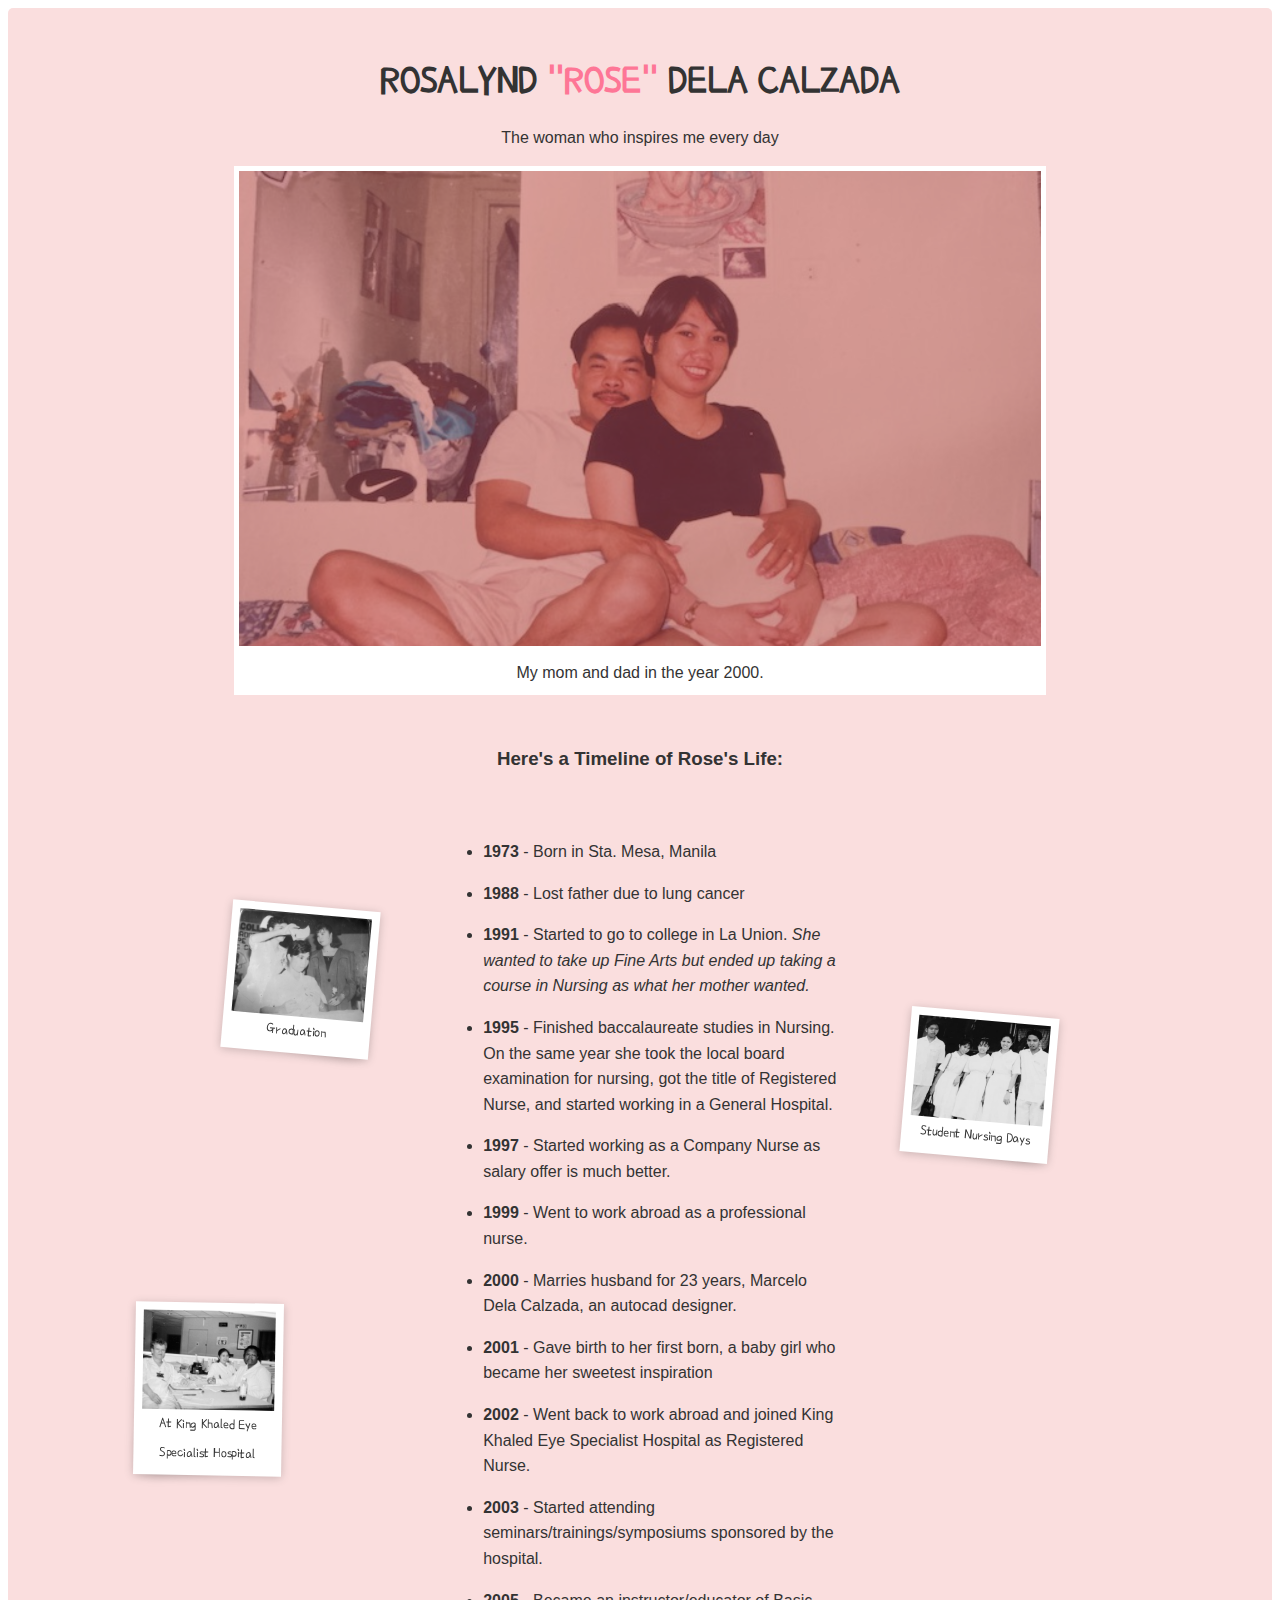
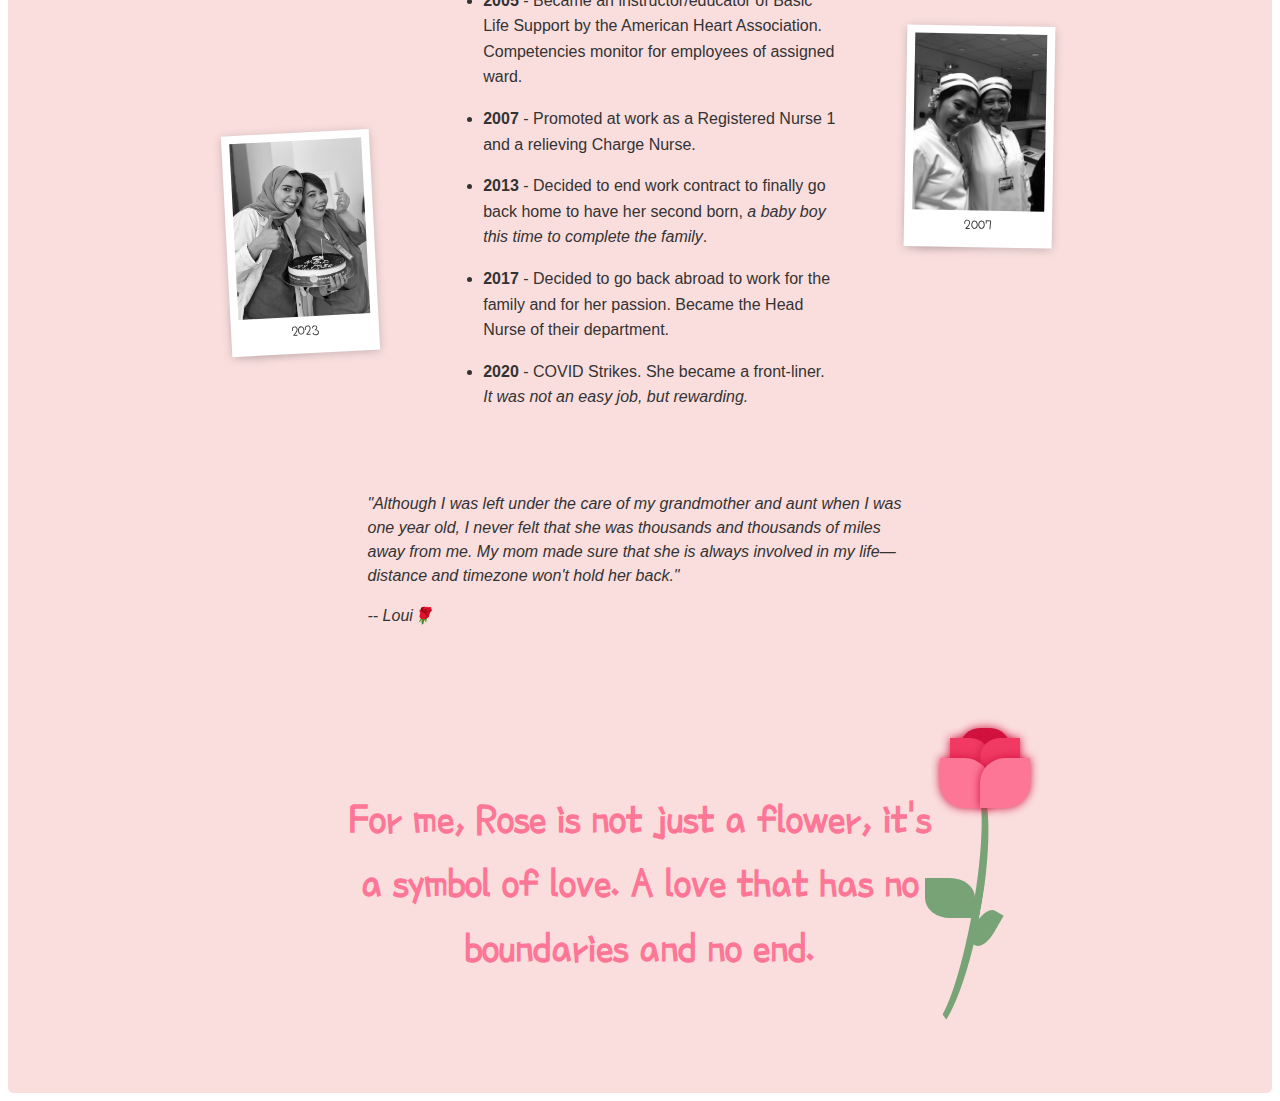
<file: works/webapp-finals/tribute-page/index.html>
<!DOCTYPE html>
<html lang="en">

<head>
  <title>Tribute Page | Rose</title>
  <link rel="stylesheet" href="css/style.css">
  <!-- <link href="https://fonts.font.im/css?family=Sacramento" rel="stylesheet"> -->
  <link href="https://fonts.googleapis.com/css?family=Poor+Story" rel="stylesheet">
</head>

<body>
  <main id="main">
    <h1 id="title">ROSALYND <span class="rose-color">"ROSE"</span> DELA CALZADA</h1>
    <p>The woman who inspires me every day</p>
    <figure class="img-div">
      <img class="img" src="images/rose.png" alt="Mom and Dad">
      <figcaption id="img-caption">
        My mom and dad in the year 2000.
      </figcaption>
    </figure>
    <section id="tribute-info">
      <h3 id="headline">Here's a Timeline of Rose's Life:</h3>
      <div class="container">

        <div class="container-left">
          <div class="wrapper-left">

            <div class="item">
              <div class="polaroid"><img src="images/grad.jpg" alt="Graduation">
                <div class="caption">Graduation</div>
              </div>
            </div>

            <div class="item item2">
              <div class="polaroid"><img src="images/work.jpg" alt="Work at KKESH">
                <div class="caption">At King Khaled Eye Specialist Hospital</div>
              </div>
            </div>
 
            <div class="item">
              <div class="polaroid"><img src="images/present.JPG" alt="Present at Bylsan Riyadh Medical Complex">
                <div class="caption">2023</div>
              </div>
            </div>

          </div>
        </div>


        <div class="container-middle">
          <ul>
            <li><strong>1973</strong> - Born in Sta. Mesa, Manila</li>
            <li><strong>1988</strong> - Lost father due to lung cancer</li>
            <li>
              <strong>1991</strong> - Started to go to college in La Union.
              <i>She wanted to take up Fine Arts but ended up taking a course in Nursing as what her mother wanted.</i>
            </li>

            <li>
              <strong>1995</strong> - Finished baccalaureate studies in Nursing. On the same year she took the local 
              board examination for nursing, got the title of Registered Nurse, and started working in a General Hospital.
            </li>
            <li>
              <strong>1997</strong> - Started working as a Company Nurse as salary offer is much better.
            </li>
            <li><strong>1999</strong> - Went to work abroad as a professional nurse.</li>
            <li>
              <strong>2000</strong> - Marries husband for 23 years, Marcelo Dela Calzada, an autocad designer.
            </li>
            <li>
              <strong>2001</strong> - Gave birth to her first born, a baby girl who became her sweetest inspiration
            </li>
            <li>
              <strong>2002</strong> - Went back to work abroad and joined King Khaled Eye Specialist Hospital as Registered Nurse.
            </li>
            <li>
              <strong>2003</strong> - Started attending seminars/trainings/symposiums sponsored by the hospital.
            </li>
            <li>
              <strong>2005</strong> - Became an instructor/educator of Basic Life Support by the American Heart Association. 
              Competencies monitor for employees of assigned ward.
            </li>
            <li><strong>2007</strong> - Promoted at work as a Registered Nurse 1 and a relieving Charge Nurse. </li>
            <li>
              <strong>2013</strong> - Decided to end work contract to finally go back home to have her second born, <i>a
                baby boy this time to complete the family</i>.
            </li>
            <li>
              <strong>2017</strong> - Decided to go back abroad to work for the family and for her passion. 
              Became the Head Nurse of their department.
            </li>
            <li>
              <strong>2020</strong> - COVID Strikes. She became a front-liner. <i>It was not an easy job, but
                rewarding.</i>
            </li>
          </ul>
        </div>

        <div class="container-right">
          <div class="wrapper-right">

            <div class="item">
              <div class="polaroid"><img src="images/1995.JPG" alt="At year 1995">
                <div class="caption">Student Nursing Days</div>
              </div>
            </div>

            <div class="item">
              <div class="polaroid"><img src="images/work1.JPG" alt="At year 2007">
                <div class="caption">2007</div>
              </div>
            </div>

          </div>
        </div>
      </div>

      <blockquote>
        <p>
          "Although I was left under the care of my grandmother and aunt when I was one year old, I never felt that she
          was thousands and thousands of miles away from me. My mom made sure that she is always involved in my
          life—distance and timezone won't hold her back."
        </p>
        <cite>-- Loui🌹</cite>
      </blockquote>
    </section>

    <div class="containerletter">
      <div class="letter">
        <h4>For me, Rose is not just a flower, it's a symbol of love. A love that has no boundaries and no end.</h4>
      </div>
      <div class="rose">
        <div class="flower">
          <div class="petal"></div>
          <div class="petal"></div>
          <div class="petal"></div>
          <div class="petal"></div>
          <div class="petal"></div>
        </div>
        <div class="leaf">
          <div class="stem"></div>
          <div class="leafs"></div>
          <div class="leafs"></div>
        </div>
      </div>
    </div>
  </main>
</body>

</html>
</file>
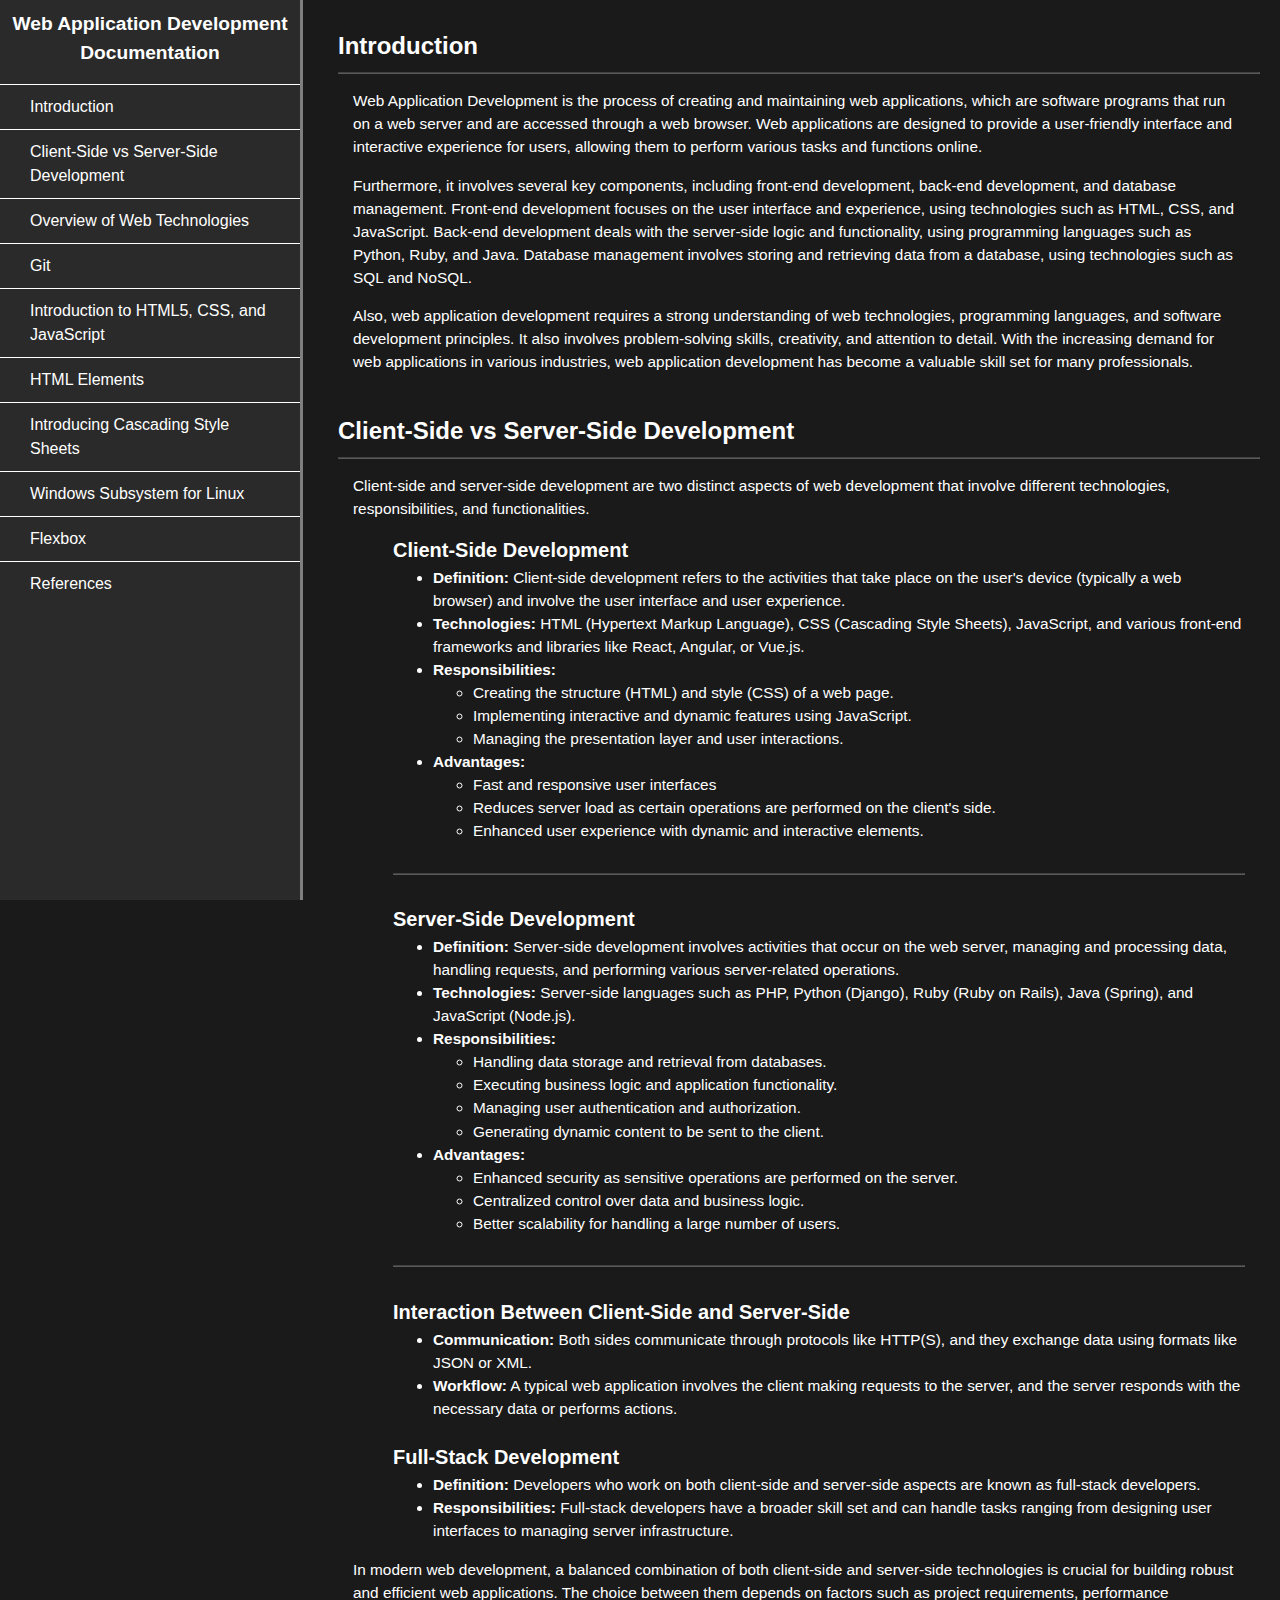
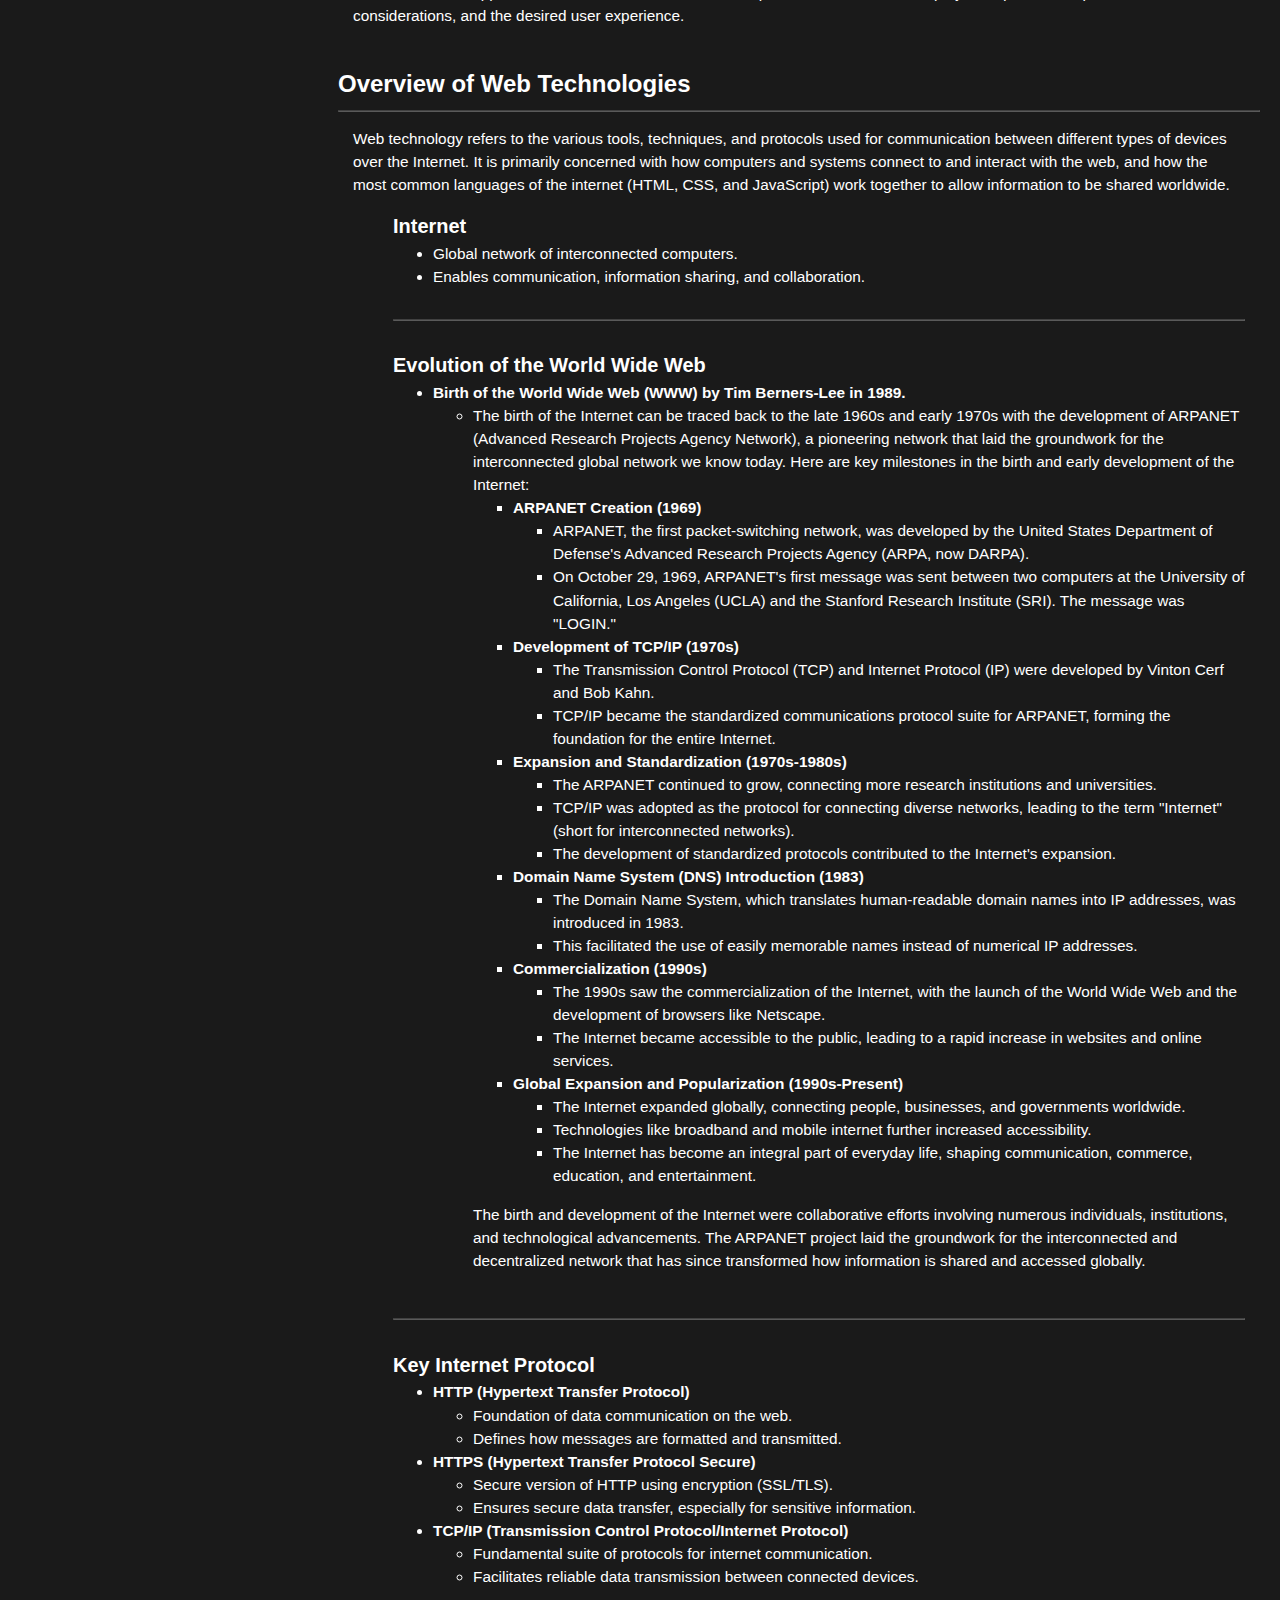
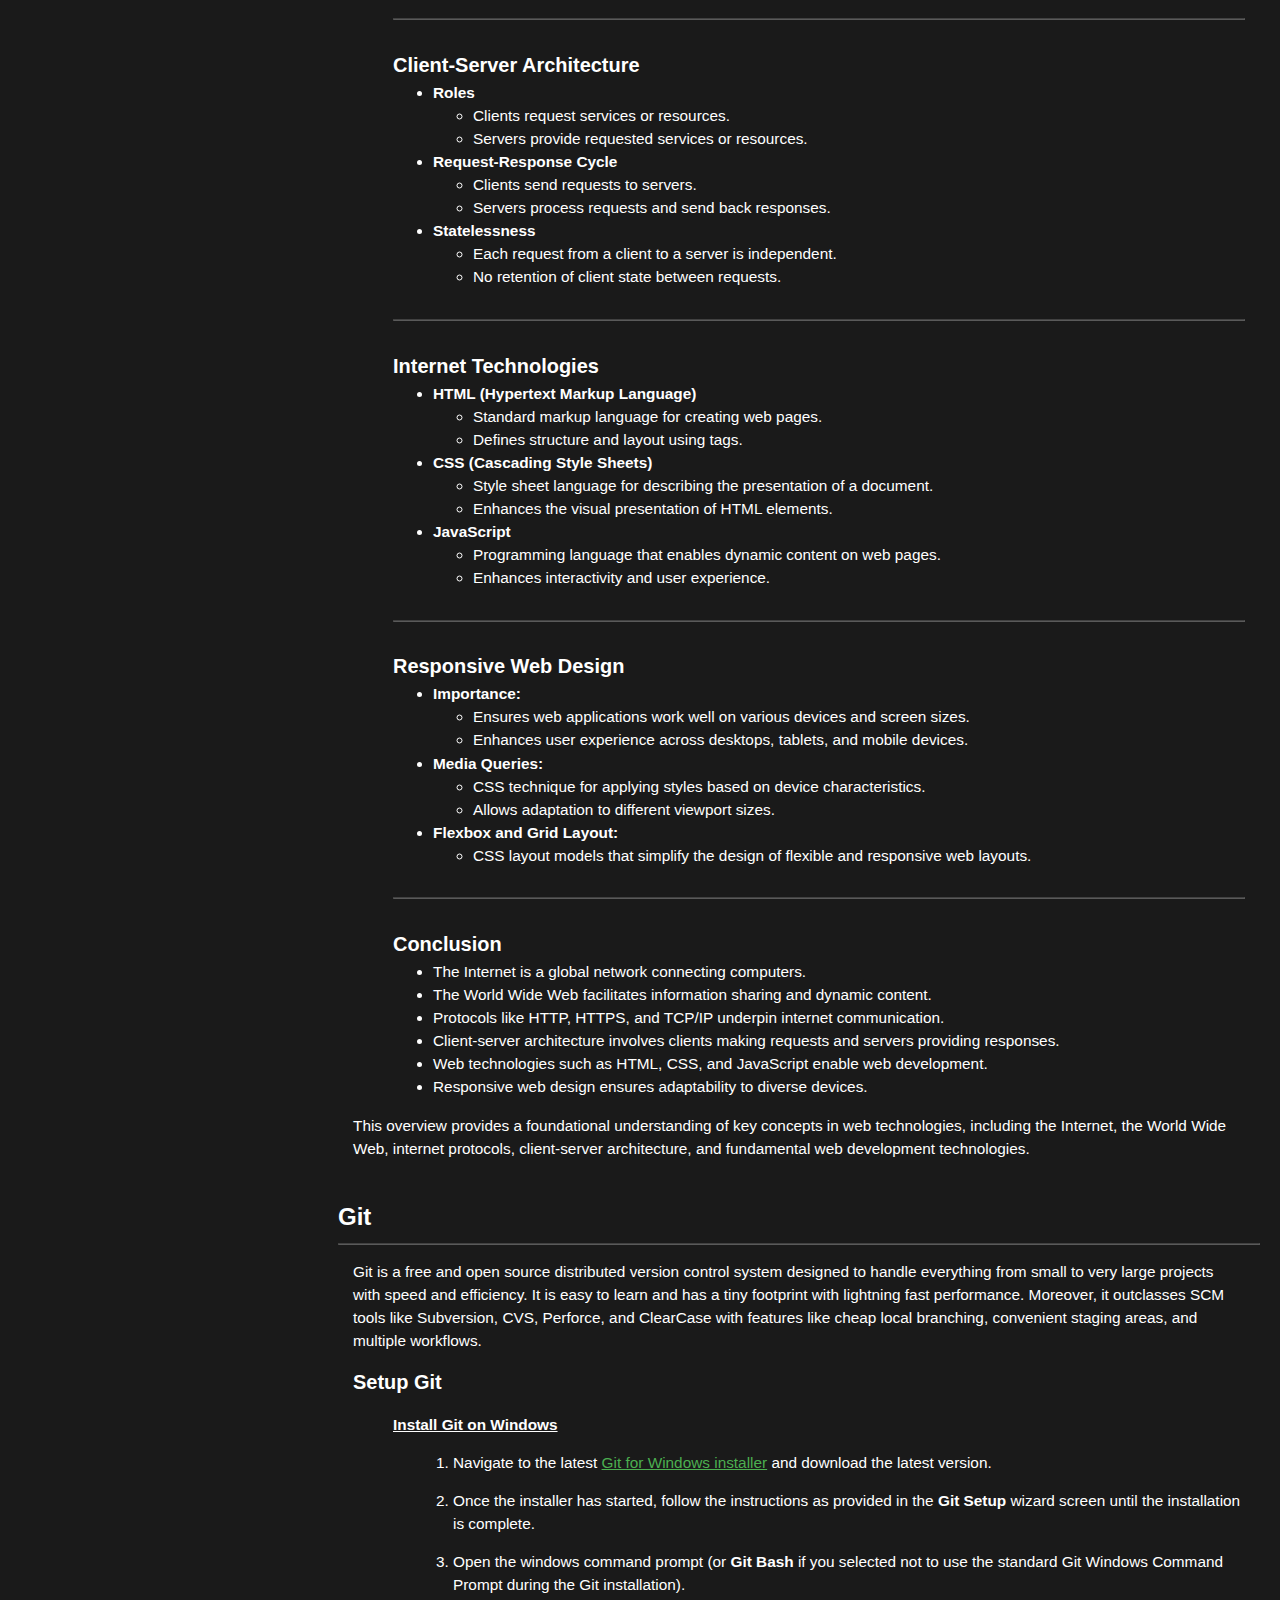
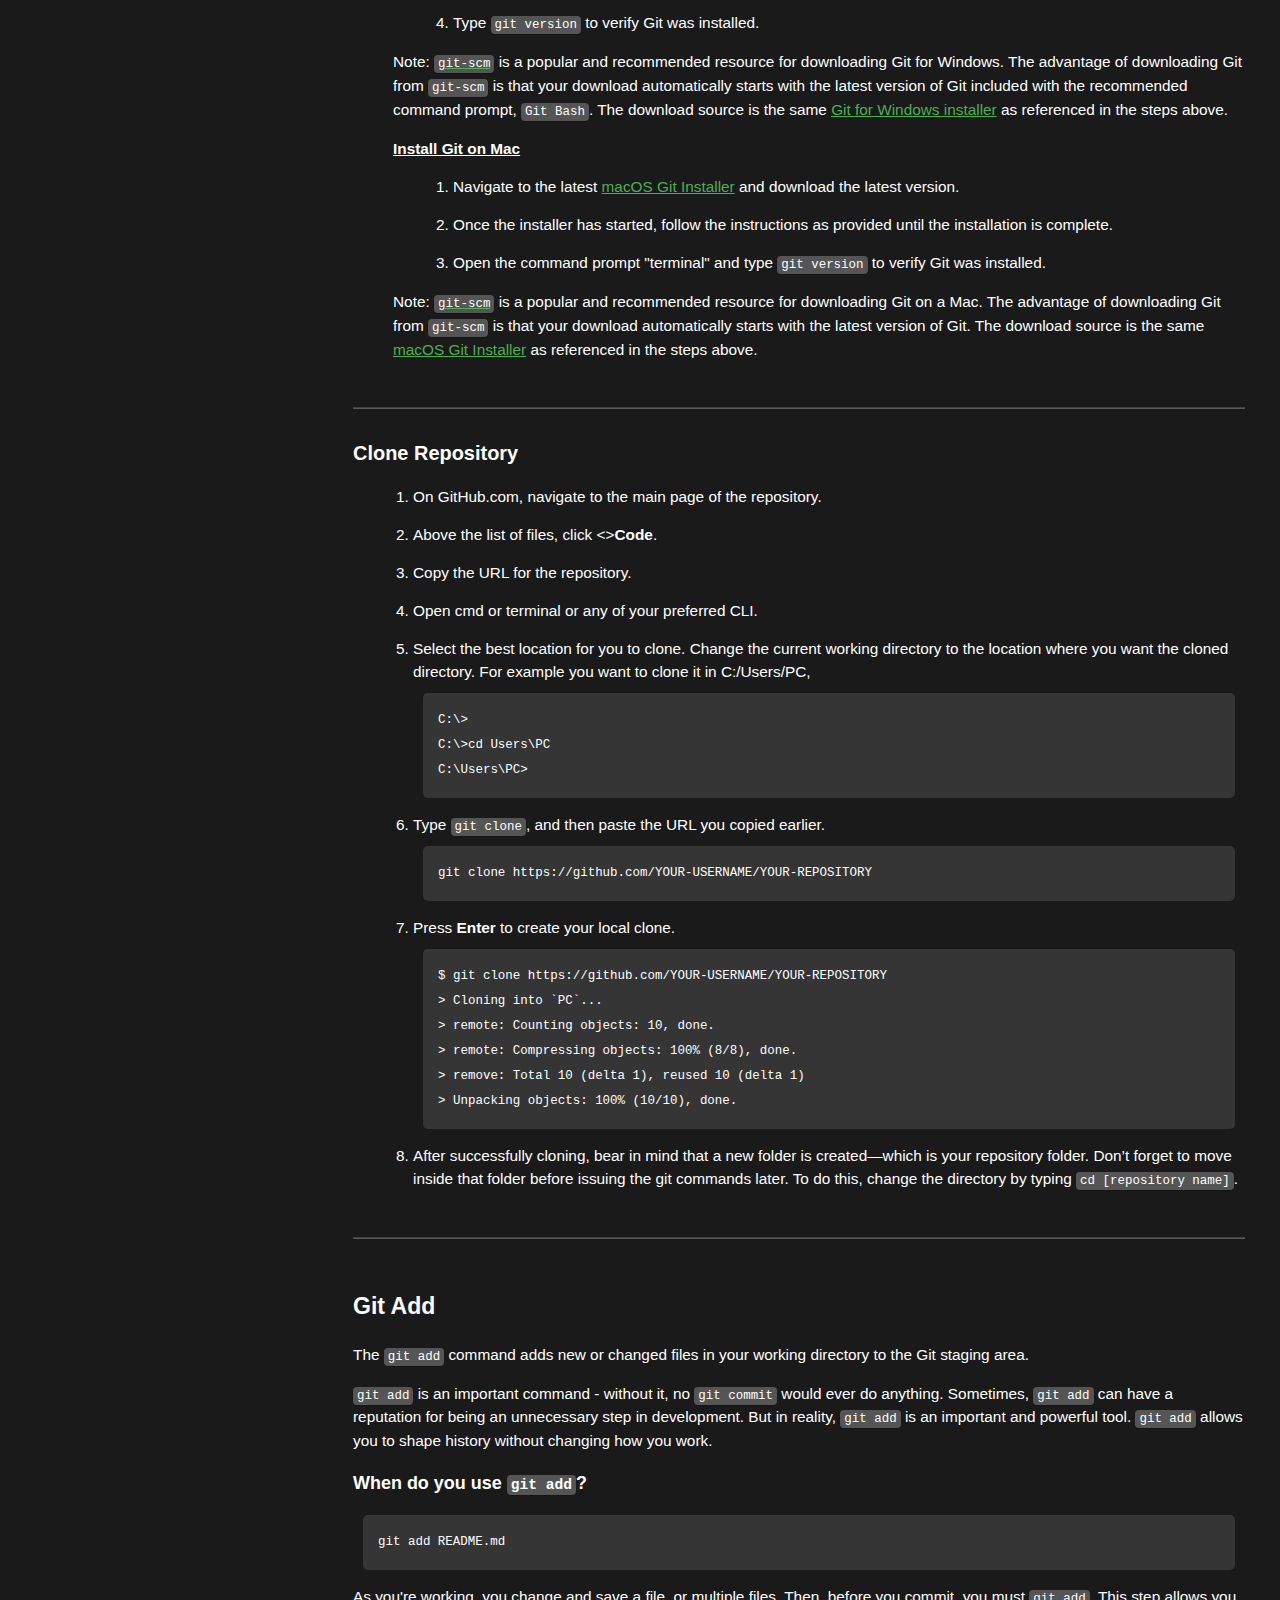
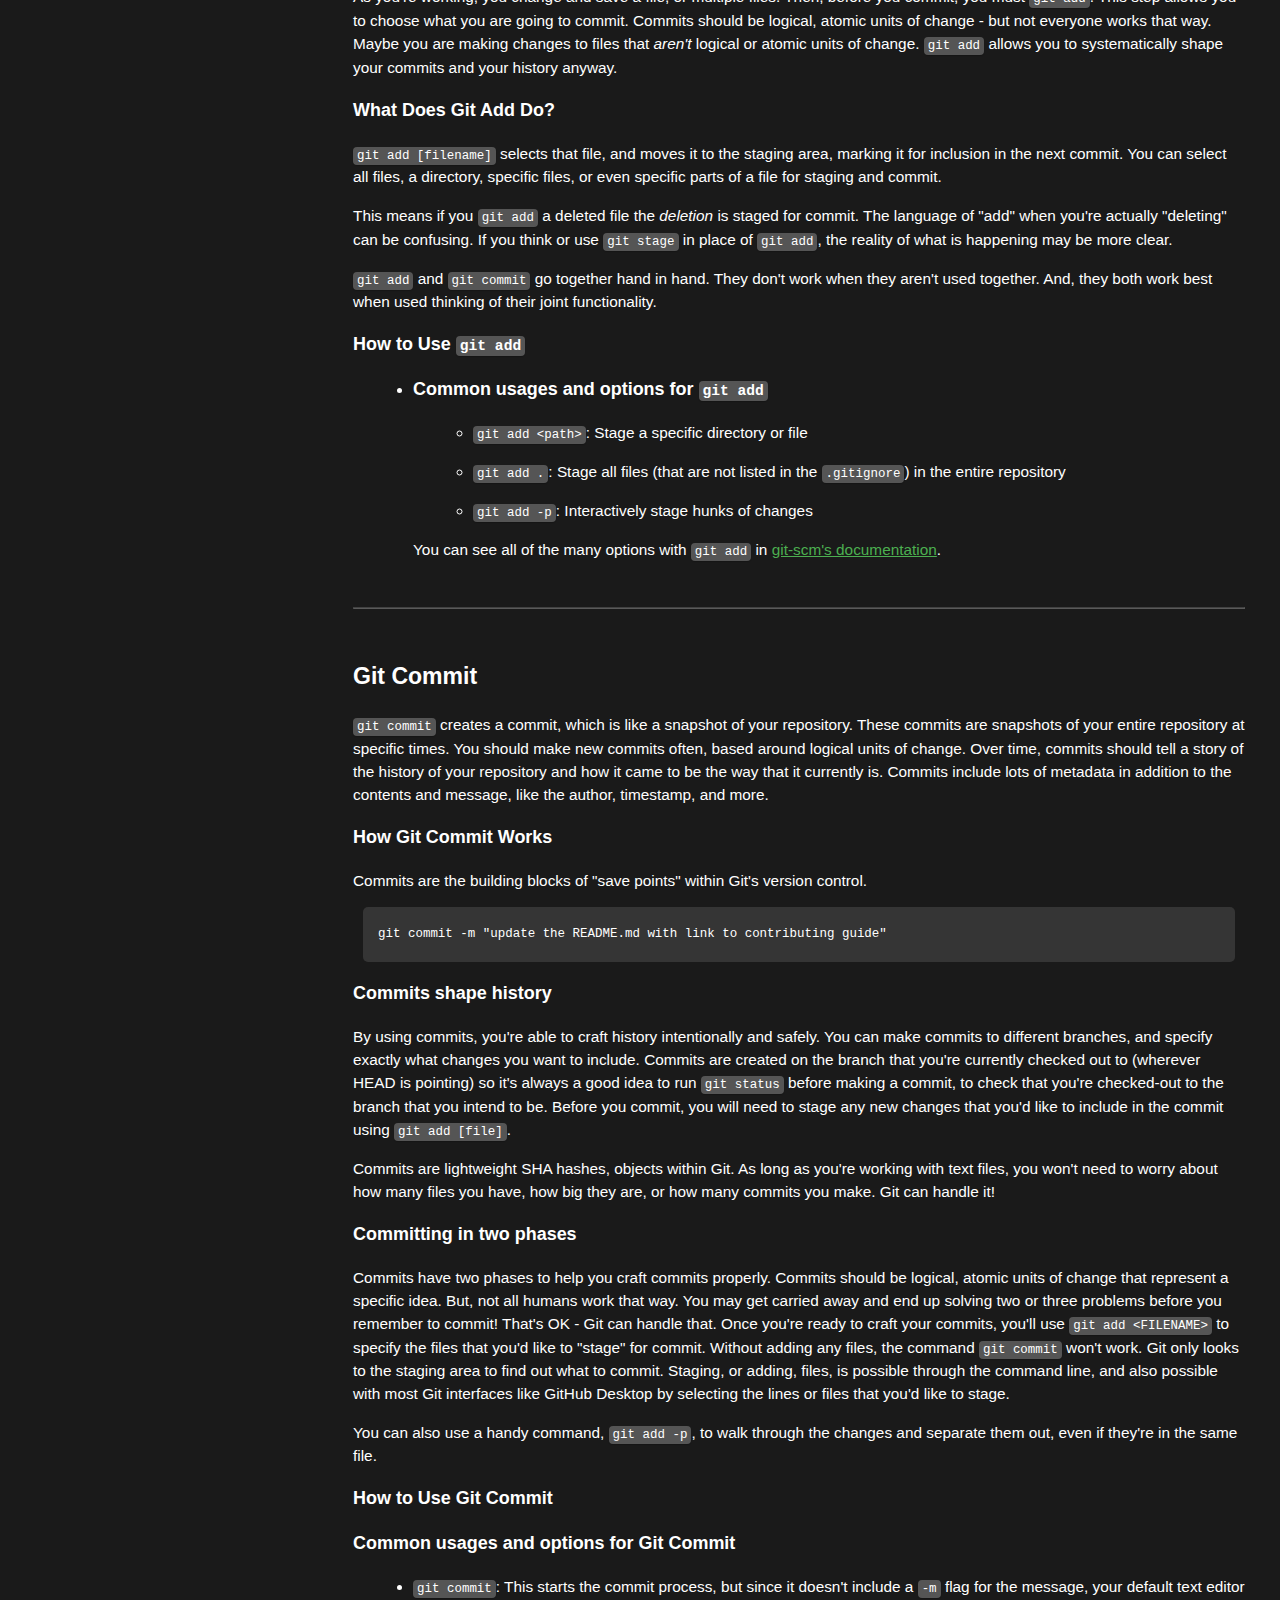
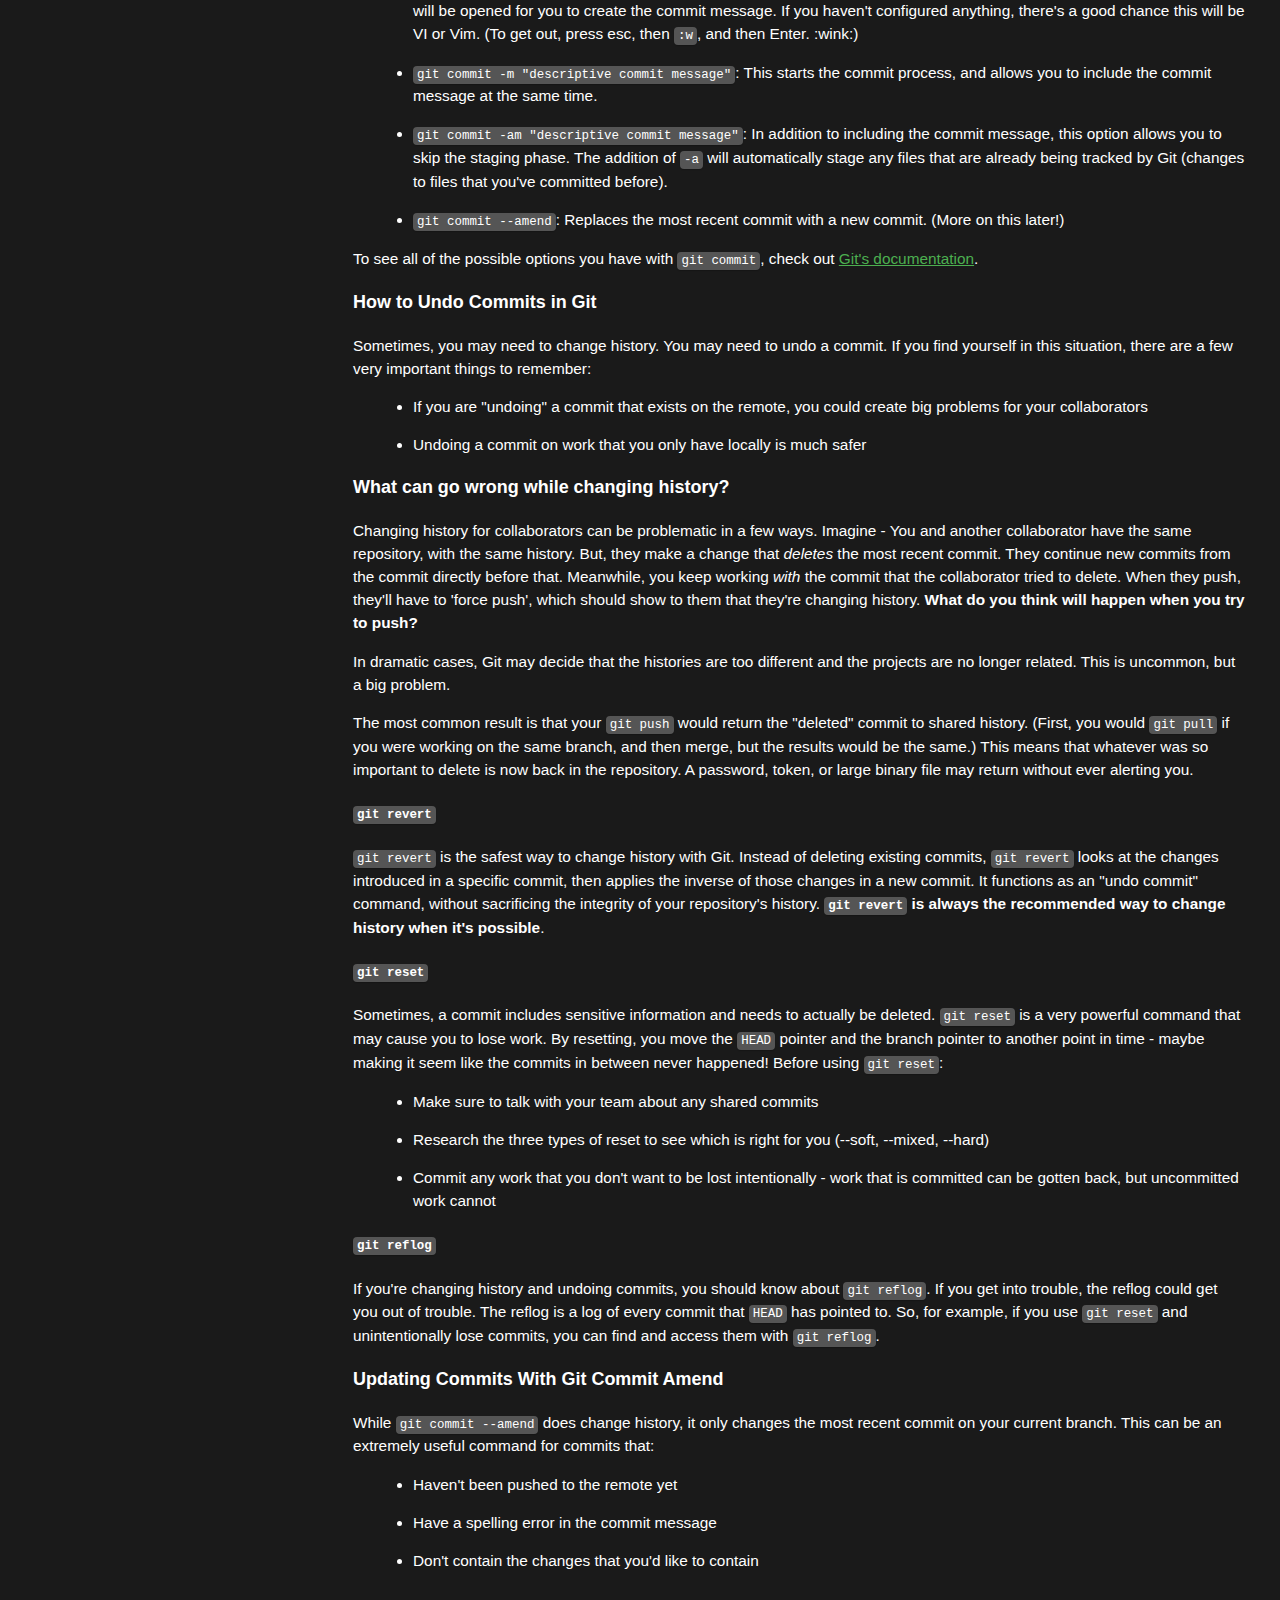
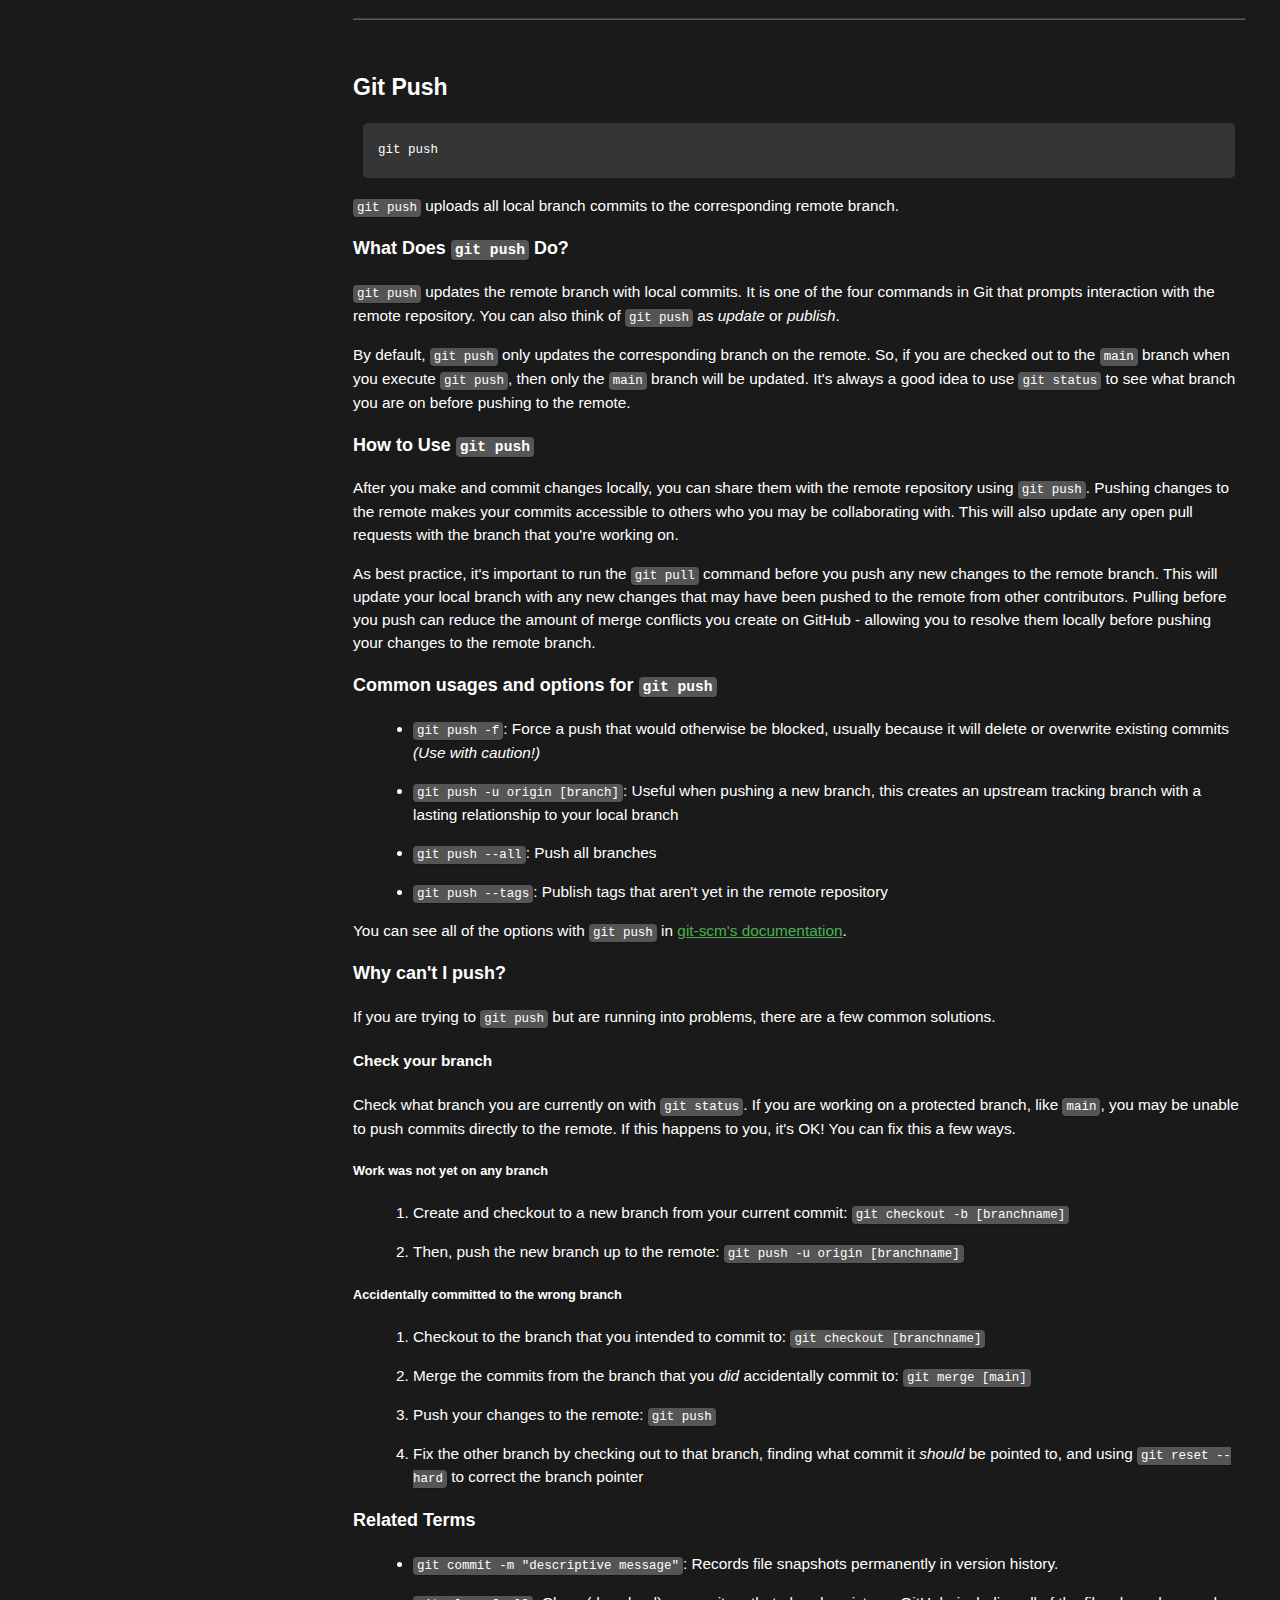
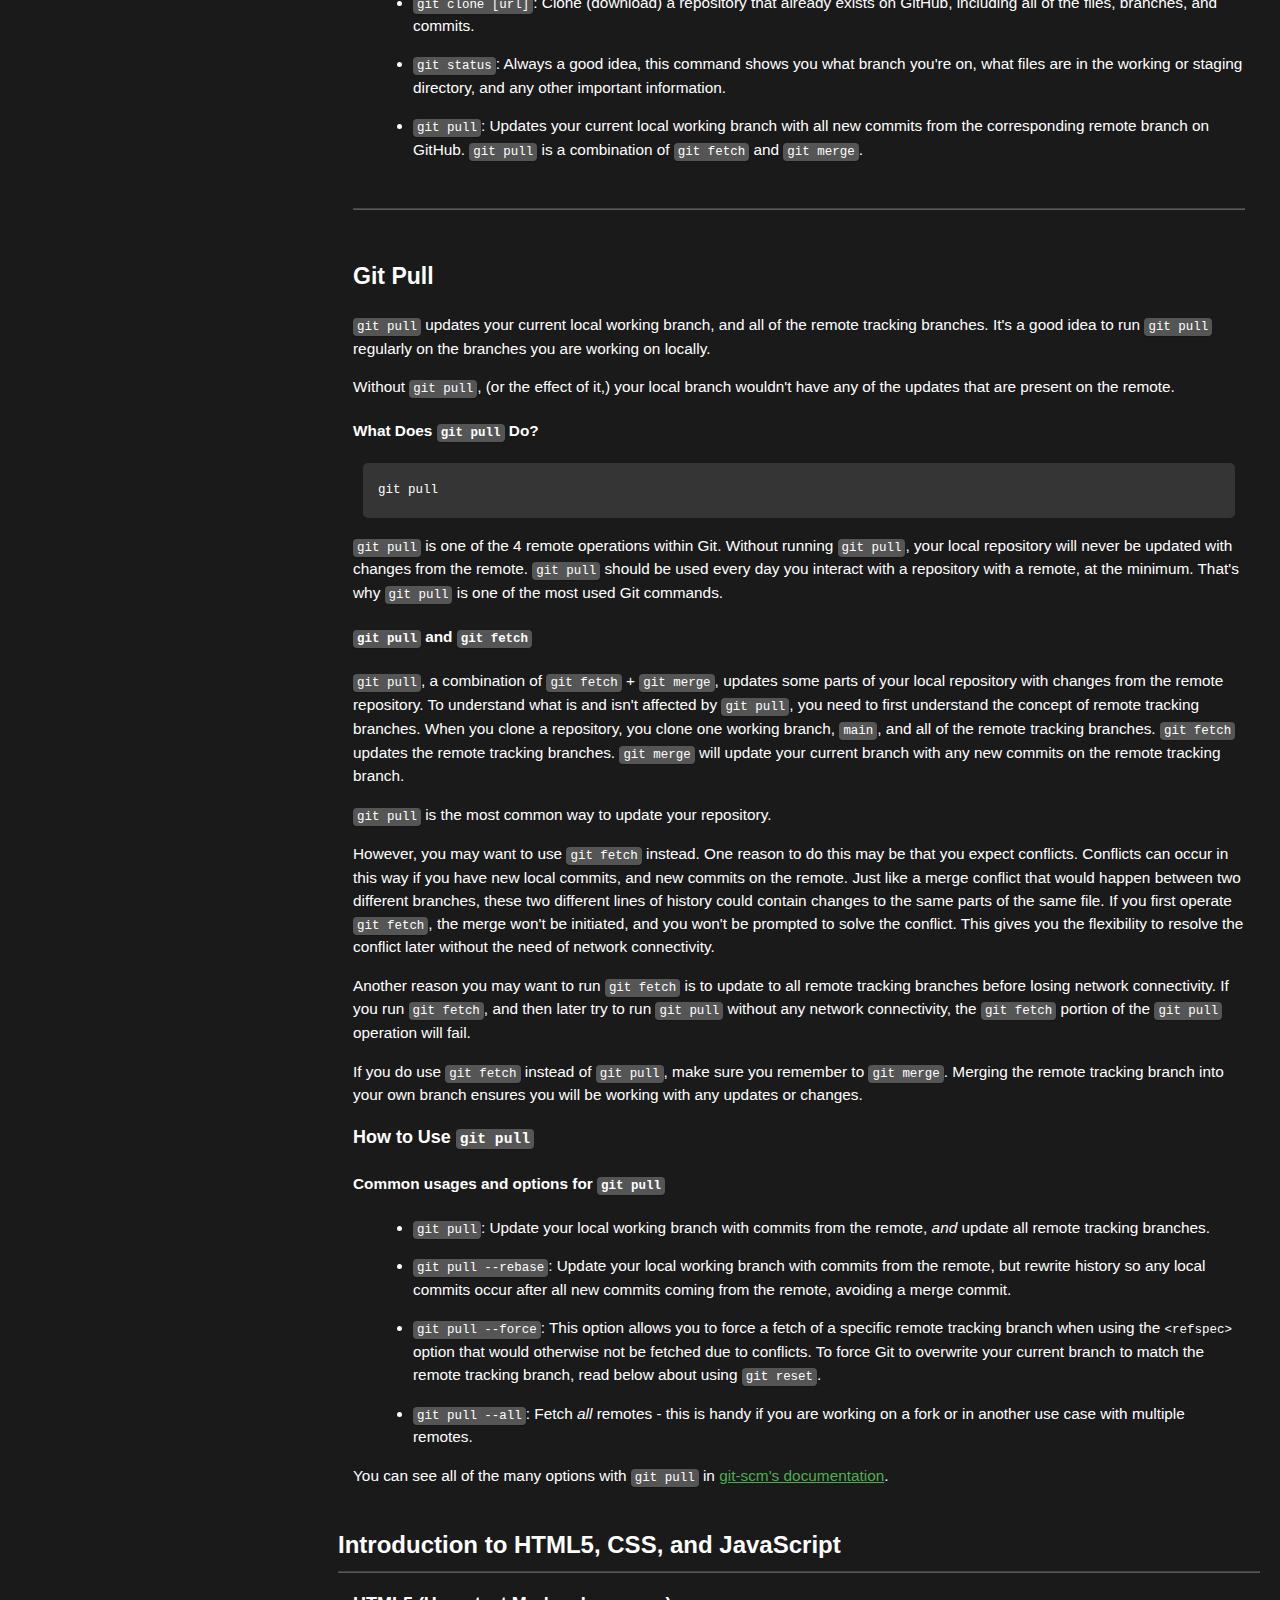
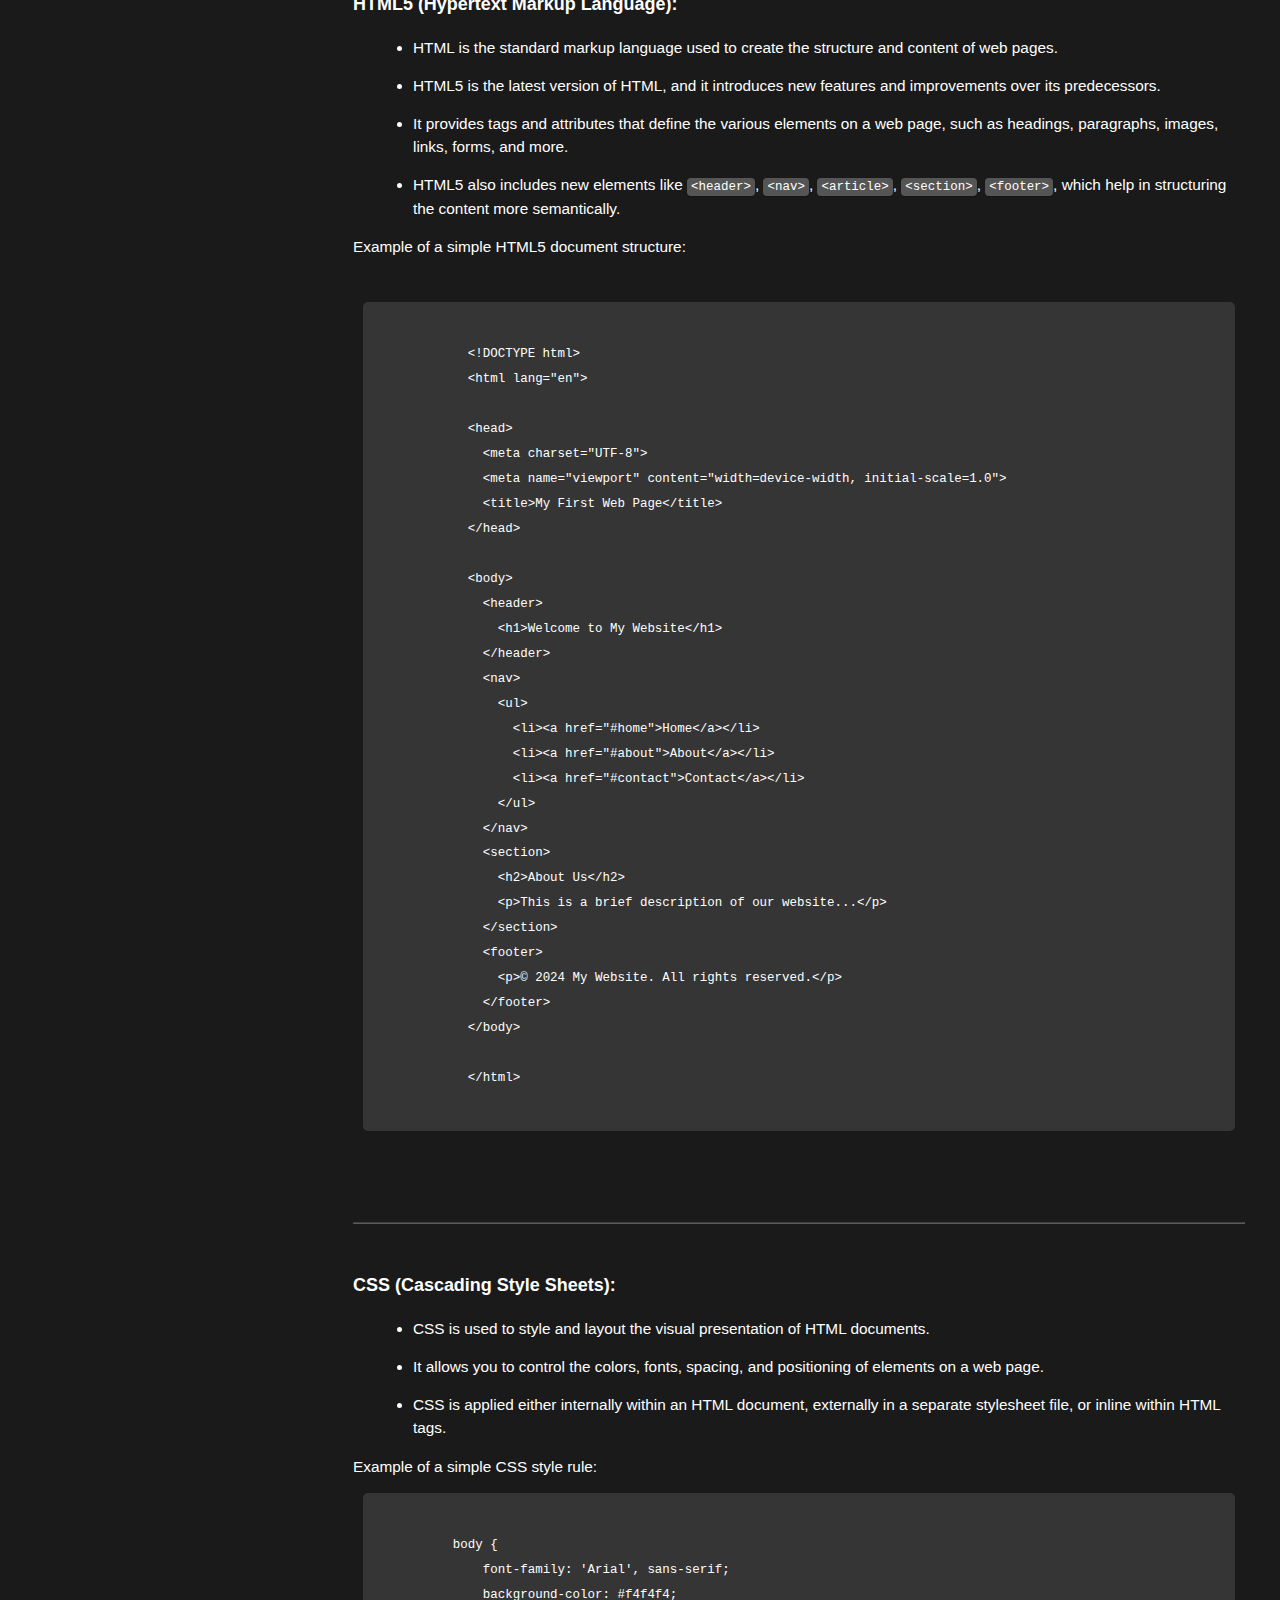
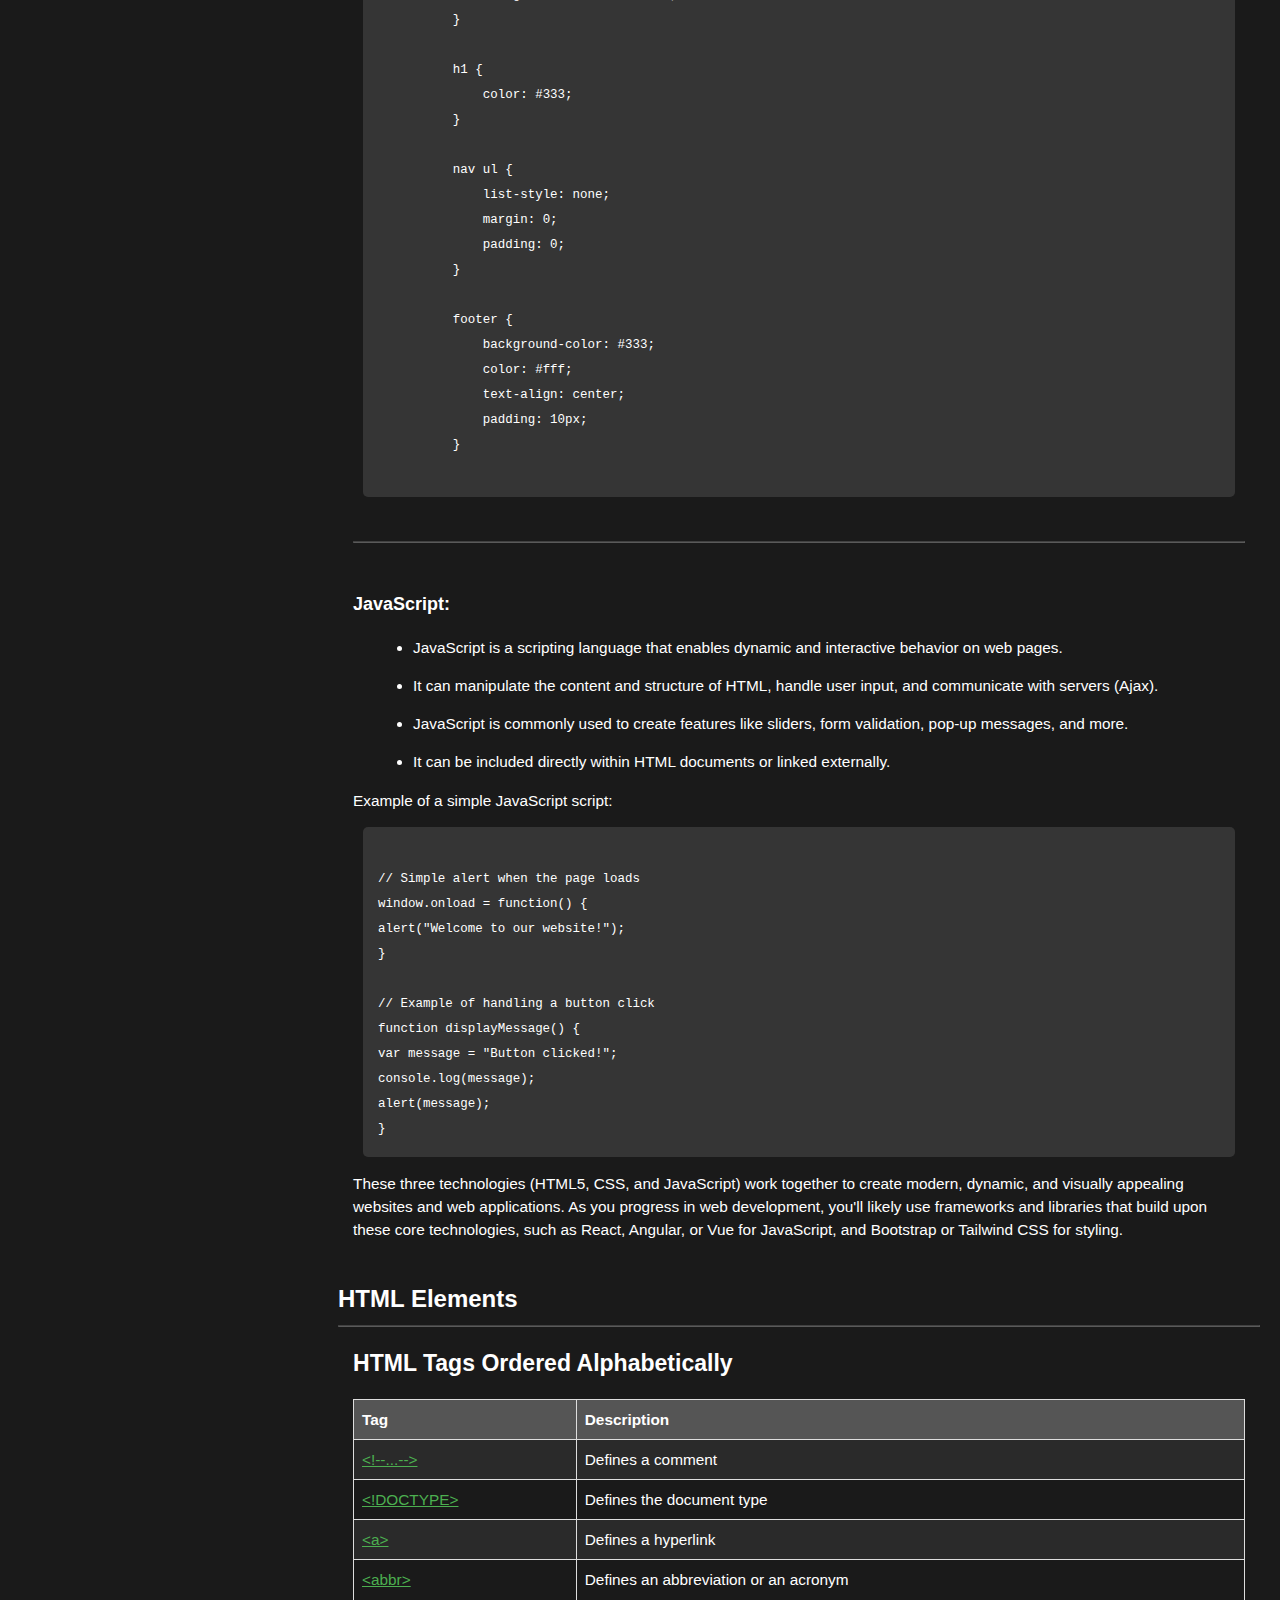
<file: html/works/web app finals activity/Technical Documentation Page/index.html>
<!DOCTYPE html>
<html>

<head>
  <link rel="stylesheet" href="css/style.css">
  <title>Web Application Development Documentation</title>
</head>

<body>
  <nav id="navbar">
    <header>Web Application Development Documentation</header>
    <ul>
      <li><a class="nav-link" href="#Introduction">Introduction</a></li>
      <li><a class="nav-link" href="#ClientSide_vs_ServerSide">Client-Side vs Server-Side Development</a></li>
      <li><a class="nav-link" href="#Overview_WebTech">Overview of Web Technologies</a></li>
      <li><a class="nav-link" href="#Git">Git</a></li>
      <li><a class="nav-link" href="#Intro_to_HTML5_CSS_JS">Introduction to HTML5, CSS, and JavaScript</a></li>
      <li><a class="nav-link" href="#HTML_Elements">HTML Elements</a></li>
      <li>
        <a class="nav-link" href="#Intro_CSS">Introducing Cascading Style Sheets</a>
      </li>
      <li><a class="nav-link" href="#WSL">Windows Subsystem for Linux</a></li>
      <li>
        <a class="nav-link" href="#Flexbox">Flexbox</a>
      </li>
      <li><a class="nav-link" href="#Reference">References</a></li>
    </ul>
  </nav>
  <main id="main-doc">
    <section class="main-section" id="Introduction">
      <header class="title">Introduction</header>
      <hr>
      <article>
        <p>
          Web Application Development is the process of creating and maintaining web
          applications, which are software programs that run on a web server and are
          accessed through a web browser. Web applications are designed to provide a
          user-friendly interface and interactive experience for users, allowing them to
          perform various tasks and functions online.


        <p>
          Furthermore, it involves several key components, including
          front-end development, back-end development, and database management. Front-end
          development focuses on the user interface and experience, using technologies
          such as HTML, CSS, and JavaScript. Back-end development deals with the
          server-side logic and functionality, using programming languages such as
          Python, Ruby, and Java. Database management involves storing and retrieving
          data from a database, using technologies such as SQL and NoSQL.


        <p>
          Also, web application development requires a strong understanding of web
          technologies, programming languages, and software development principles. It
          also involves problem-solving skills, creativity, and attention to detail. With
          the increasing demand for web applications in various industries, web
          application development has become a valuable skill set for many professionals.

      </article>
    </section>

    <br>
    <section class="main-section" id="ClientSide_vs_ServerSide">
      <header class="title">Client-Side vs Server-Side Development</header>
      <hr>
      <article>
        <p>
          Client-side and server-side development are two distinct aspects of web
          development that involve different technologies, responsibilities, and
          functionalities.


        <ul>
          <strong class="sub-title-1">Client-Side Development</strong>
          <li class="sub-title-li-1">
            <strong>Definition:</strong>
            Client-side development refers to the activities that take place
            on the user's device (typically a web browser) and involve the
            user interface and user experience.
          </li>
          <li class="sub-title-li-1">
            <strong>Technologies:</strong>
            HTML (Hypertext Markup Language), CSS (Cascading Style Sheets),
            JavaScript, and various front-end frameworks and libraries like
            React, Angular, or Vue.js.
          </li>
          <li class="sub-title-li-1">
            <strong>Responsibilities:</strong>
            <ul>
              <li class="sub-title-li-2">
                Creating the structure (HTML) and style (CSS) of a web page.
              </li>
              <li class="sub-title-li-2">
                Implementing interactive and dynamic features using JavaScript.
              </li>
              <li class="sub-title-li-2">
                Managing the presentation layer and user interactions.
              </li>
            </ul>
          </li>
          <li class="sub-title-li-1">
            <strong>Advantages:</strong>
            <ul>
              <li class="sub-title-li-2">
                Fast and responsive user interfaces
              </li>
              <li class="sub-title-li-2">
                Reduces server load as certain operations are performed on the client's side.
              </li>
              <li class="sub-title-li-2">
                Enhanced user experience with dynamic and interactive elements.
              </li>
            </ul>
          </li>

          <br>
          <hr><br>

          <strong class="sub-title-1">Server-Side Development</strong>
          <li class="sub-title-li-1">
            <strong>Definition:</strong>
            Server-side development involves activities that occur on the web server,
            managing and processing data, handling requests, and performing various
            server-related operations.
          </li>
          <li class="sub-title-li-1">
            <strong>Technologies:</strong>
            Server-side languages such as PHP, Python (Django), Ruby (Ruby on Rails), Java
            (Spring), and JavaScript (Node.js).
          </li>
          <li class="sub-title-li-1">
            <strong>Responsibilities:</strong>
            <ul>
              <li class="sub-title-li-2">
                Handling data storage and retrieval from databases.
              </li>
              <li class="sub-title-li-2">
                Executing business logic and application functionality.
              </li>
              <li class="sub-title-li-2">
                Managing user authentication and authorization.
              </li>
              <li class="sub-title-li-2">
                Generating dynamic content to be sent to the client.
              </li>
            </ul>
          </li>
          <li class="sub-title-li-1">
            <strong>Advantages:</strong>
            <ul>
              <li class="sub-title-li-2">
                Enhanced security as sensitive operations are performed on the server.
              </li>
              <li class="sub-title-li-2">
                Centralized control over data and business logic.
              </li>
              <li class="sub-title-li-2">
                Better scalability for handling a large number of users.
              </li>
            </ul>
          </li>

          <br>
          <hr><br>
          <strong class="sub-title-1">Interaction Between Client-Side and Server-Side</strong>
          <li class="sub-title-li-1">
            <strong>Communication:</strong>
            Both sides communicate through protocols like HTTP(S), and they exchange data
            using formats like JSON or XML.
          </li>
          <li class="sub-title-li-1">
            <strong>Workflow:</strong>
            A typical web application involves the client making requests to the server, and
            the server responds with the necessary data or performs actions.
          </li>

          <br>
          <strong class="sub-title-1">Full-Stack Development</strong>
          <li class="sub-title-li-1">
            <strong>Definition:</strong>
            Developers who work on both client-side and server-side aspects are known as
            full-stack developers.
          </li>
          <li class="sub-title-li-1">
            <strong>Responsibilities:</strong>
            Full-stack developers have a broader skill set and can handle tasks ranging from
            designing user interfaces to managing server infrastructure.
          </li>
        </ul>

        <p>
          In modern web development, a balanced combination of both client-side and
          server-side technologies is crucial for building robust and efficient web
          applications. The choice between them depends on factors such as project
          requirements, performance considerations, and the desired user experience.

      </article>
    </section>

    <br>
    <section class="main-section" id="Overview_WebTech">
      <header class="title">Overview of Web Technologies</header>
      <hr>
      <article>
        <p>
          Web technology refers to the various tools, techniques, and protocols used for
          communication between different types of devices over the Internet. It is
          primarily concerned with how computers and systems connect to and interact with
          the web, and how the most common languages of the internet (HTML, CSS, and
          JavaScript) work together to allow information to be shared worldwide.

        <ul>
          <strong class="sub-title-1">Internet</strong>
          <li class="sub-title-li-1">
            Global network of interconnected computers.
          </li>
          <li class="sub-title-li-1">
            Enables communication, information sharing, and collaboration.
          </li>

          <br>
          <hr><br>


          <strong class="sub-title-1">Evolution of the World Wide Web</strong>
          <li class="sub-title-li-1"> <!--Evolution-->
            <strong>
              Birth of the World Wide Web (WWW) by Tim Berners-Lee in 1989.
            </strong>

            <ul> <!--History-->
              <li class="sub-title-li-2">
                The birth of the Internet can be traced back to the late 1960s and early
                1970s with the development of ARPANET (Advanced Research Projects Agency
                Network), a pioneering network that laid the groundwork for the
                interconnected global network we know today. Here are key milestones in the
                birth and early development of the Internet:

                <ul> <!--ARPANET -->
                  <li class="sub-title-li-2">
                    <strong>
                      ARPANET Creation (1969)
                    </strong>

                    <ul>
                      <li class="sub-title-li-2">
                        ARPANET, the first packet-switching network, was developed by the
                        United States Department of Defense's Advanced Research Projects
                        Agency (ARPA, now DARPA).
                      </li>
                      <li class="sub-title-li-2">
                        On October 29, 1969, ARPANET's first message was sent between two
                        computers at the University of California, Los Angeles (UCLA) and
                        the Stanford Research Institute (SRI). The message was "LOGIN."
                      </li>
                    </ul>

                  </li>
                </ul> <!--ARPANET -->

                <ul> <!--TCP/IP -->
                  <li class="sub-title-li-2">
                    <strong>
                      Development of TCP/IP (1970s)
                    </strong>

                    <ul>
                      <li class="sub-title-li-2">
                        The Transmission Control Protocol (TCP) and Internet Protocol (IP) were developed by Vinton Cerf
                        and Bob Kahn.
                      </li>
                      <li class="sub-title-li-2">
                        TCP/IP became the standardized communications protocol suite for ARPANET, forming the foundation
                        for the entire Internet.
                      </li>
                    </ul>

                  </li>
                </ul><!--TCP/IP -->

                <ul> <!--Expansion and Standardization-->
                  <li class="sub-title-li-2">
                    <strong>
                      Expansion and Standardization (1970s-1980s)
                    </strong>

                    <ul>
                      <li class="sub-title-li-2">
                        The ARPANET continued to grow, connecting more research institutions and universities.
                      </li>
                      <li class="sub-title-li-2">
                        TCP/IP was adopted as the protocol for connecting diverse networks, leading to the term
                        "Internet" (short for interconnected networks).
                      </li>
                      <li class="sub-title-li-2">
                        The development of standardized protocols contributed to the Internet's expansion.
                      </li>
                    </ul>

                  </li>
                </ul> <!--Expansion and Standardization-->

                <ul> <!--DNS-->
                  <li class="sub-title-li-2">
                    <strong>
                      Domain Name System (DNS) Introduction (1983)
                    </strong>

                    <ul>
                      <li class="sub-title-li-2">
                        The Domain Name System, which translates human-readable domain names into IP addresses, was
                        introduced in 1983.
                      </li>
                      <li class="sub-title-li-2">
                        This facilitated the use of easily memorable names instead of numerical IP addresses.
                      </li>
                    </ul>

                  </li>
                </ul> <!--DNS-->

                <ul> <!--Commercialization-->
                  <li class="sub-title-li-2">
                    <strong>
                      Commercialization (1990s)
                    </strong>

                    <ul>
                      <li class="sub-title-li-2">
                        The 1990s saw the commercialization of the Internet, with the launch of the World Wide Web and
                        the development of browsers like Netscape.
                      </li>
                      <li class="sub-title-li-2">
                        The Internet became accessible to the public, leading to a rapid increase in websites and online
                        services.
                      </li>
                    </ul>

                  </li>
                </ul> <!--Commercialization-->

                <ul> <!--Global Expansion and Popularization-->
                  <li class="sub-title-li-2">
                    <strong>
                      Global Expansion and Popularization (1990s-Present)
                    </strong>

                    <ul>
                      <li class="sub-title-li-2">
                        The Internet expanded globally, connecting people, businesses, and governments worldwide.
                      </li>
                      <li class="sub-title-li-2">
                        Technologies like broadband and mobile internet further increased accessibility.
                      </li>
                      <li class="sub-title-li-2">
                        The Internet has become an integral part of everyday life, shaping communication, commerce,
                        education, and entertainment.
                      </li>
                    </ul>
                  </li>
                </ul> <!--Global Expansion and Popularization-->

                <p>
                  The birth and development of the Internet were collaborative efforts
                  involving numerous individuals, institutions, and technological
                  advancements. The ARPANET project laid the groundwork for the
                  interconnected and decentralized network that has since transformed how
                  information is shared and accessed globally.


              </li>
            </ul> <!--History-->
          </li> <!--Evolution-->

          <br>
          <hr><br>

          <strong class="sub-title-1">Key Internet Protocol</strong>
          <li class="sub-title-li-1"><!--HTTP-->
            <strong>
              HTTP (Hypertext Transfer Protocol)
            </strong>

            <ul>
              <li class="sub-title-li-2">Foundation of data communication on the web.</li>
              <li class="sub-title-li-2">Defines how messages are formatted and transmitted.</li>
            </ul>

          </li> <!--HTTP-->

          <li class="sub-title-li-1"> <!--HTTPS-->
            <strong>
              HTTPS (Hypertext Transfer Protocol Secure)
            </strong>

            <ul>
              <li class="sub-title-li-2">Secure version of HTTP using encryption (SSL/TLS).</li>
              <li class="sub-title-li-2">Ensures secure data transfer, especially for sensitive information.</li>
            </ul>

          </li><!--HTTPS-->

          <li class="sub-title-li-1"> <!--TCP/IP-->
            <strong>
              TCP/IP (Transmission Control Protocol/Internet Protocol)
            </strong>

            <ul>
              <li class="sub-title-li-2">Fundamental suite of protocols for internet communication.</li>
              <li class="sub-title-li-2">Facilitates reliable data transmission between connected devices.</li>
            </ul>

          </li><!--TCP/IP-->

          <br>
          <hr><br>

          <strong class="sub-title-1">Client-Server Architecture</strong>
          <li class="sub-title-li-1"><!--Roles-->
            <strong>
              Roles
            </strong>

            <ul>
              <li class="sub-title-li-2">Clients request services or resources.</li>
              <li class="sub-title-li-2">Servers provide requested services or resources.</li>
            </ul>

          </li> <!--Roles-->

          <li class="sub-title-li-1"> <!--Request-Response Cycle-->
            <strong>
              Request-Response Cycle
            </strong>

            <ul>
              <li class="sub-title-li-2">Clients send requests to servers.</li>
              <li class="sub-title-li-2">Servers process requests and send back responses.</li>
            </ul>

          </li><!--Request-Response Cycle-->

          <li class="sub-title-li-1"> <!--Statelessness-->
            <strong>
              Statelessness
            </strong>

            <ul>
              <li class="sub-title-li-2">Each request from a client to a server is independent.</li>
              <li class="sub-title-li-2">No retention of client state between requests.</li>
            </ul>

          </li><!--Statelessness-->

          <br>
          <hr><br>

          <strong class="sub-title-1">Internet Technologies</strong>
          <li class="sub-title-li-1"><!--HTML-->
            <strong>
              HTML (Hypertext Markup Language)
            </strong>

            <ul>
              <li class="sub-title-li-2">Standard markup language for creating web pages.</li>
              <li class="sub-title-li-2">Defines structure and layout using tags.</li>
            </ul>

          </li> <!--HTML-->

          <li class="sub-title-li-1"> <!--CSS-->
            <strong>
              CSS (Cascading Style Sheets)
            </strong>

            <ul>
              <li class="sub-title-li-2">Style sheet language for describing the presentation of a document.</li>
              <li class="sub-title-li-2">Enhances the visual presentation of HTML elements.</li>
            </ul>

          </li><!--CSS-->

          <li class="sub-title-li-1"> <!--JavaScript-->
            <strong>
              JavaScript
            </strong>

            <ul>
              <li class="sub-title-li-2">Programming language that enables dynamic content on web pages.</li>
              <li class="sub-title-li-2">Enhances interactivity and user experience.</li>
            </ul>

          </li><!--JavaScript-->

          <br>
          <hr><br>

          <strong class="sub-title-1">Responsive Web Design</strong>
          <li class="sub-title-li-1"><!--Importance-->
            <strong>
              Importance:
            </strong>

            <ul>
              <li class="sub-title-li-2">Ensures web applications work well on various devices and screen sizes.</li>
              <li class="sub-title-li-2">Enhances user experience across desktops, tablets, and mobile devices.</li>
            </ul>

          </li> <!--Importance-->

          <li class="sub-title-li-1"> <!--Media Queries-->
            <strong>
              Media Queries:
            </strong>

            <ul>
              <li class="sub-title-li-2">CSS technique for applying styles based on device characteristics.</li>
              <li class="sub-title-li-2">Allows adaptation to different viewport sizes.</li>
            </ul>

          </li><!--Media Queries-->

          <li class="sub-title-li-1"> <!--Flexbox and Grid Layout-->
            <strong>
              Flexbox and Grid Layout:
            </strong>

            <ul>
              <li class="sub-title-li-2">CSS layout models that simplify the design of flexible and responsive web
                layouts.</li>
            </ul>

          </li><!--Flexbox and Grid Layout-->

          <br>
          <hr><br>

          <strong class="sub-title-1">Conclusion</strong>
          <li class="sub-title-li-1"> The Internet is a global network connecting computers. </li>

          <li class="sub-title-li-1">The World Wide Web facilitates information sharing and dynamic content.</li>

          <li class="sub-title-li-1">Protocols like HTTP, HTTPS, and TCP/IP underpin internet communication.</li>

          <li class="sub-title-li-1">Client-server architecture involves clients making requests and servers providing
            responses.</li>

          <li class="sub-title-li-1">Web technologies such as HTML, CSS, and JavaScript enable web development.</li>

          <li class="sub-title-li-1">Responsive web design ensures adaptability to diverse devices.</li>
        </ul>

        <p>
          This overview provides a foundational understanding of key concepts in web
          technologies, including the Internet, the World Wide Web, internet protocols,
          client-server architecture, and fundamental web development technologies.

      </article>
    </section>

    <br>
    <section class="main-section" id="Git">
      <header class="title">Git</header>
      <hr>
      <article>
        <p>
          Git is a free and open source distributed version control system designed to
          handle everything from small to very large projects with speed and efficiency.
          It is easy to learn and has a tiny footprint with lightning fast performance.
          Moreover, it outclasses SCM tools like Subversion, CVS, Perforce, and ClearCase with
          features like cheap local branching, convenient staging areas, and multiple
          workflows.
        </p>

        <strong class="sub-title-1">Setup Git</strong>
        <ul>
          <strong class="sub-title-2"><u>Install Git on Windows</u></strong>
          <ol>
            <li>Navigate to the latest <a href="https://gitforwindows.org/">Git for Windows installer</a> and download
              the latest version.</li>

            <li>Once the installer has started, follow the instructions as provided in the <strong>Git Setup</strong>
              wizard screen until the installation is complete.</li>

            <li>Open the windows command prompt (or <strong>Git Bash</strong> if you selected not to use the standard
              Git Windows Command Prompt during the Git installation).</li>

            <li>Type <code class="code-inline">git version</code> to verify Git was installed.</li>
          </ol>

          <p>Note: <a href="https://git-scm.com/download/win"><code class="code-inline">git-scm</a></code> is a popular
              and recommended resource for downloading Git for Windows. The advantage of downloading Git from <code
                class="code-inline">git-scm</code> is that your download automatically starts with the latest version of
              Git included with the recommended command prompt, <code class="code-inline">Git Bash</code>. The download
              source is the same <a href="https://gitforwindows.org/">Git for Windows installer</a> as referenced in the
              steps above.
          </p>

          <strong class="sub-title-2"><u>Install Git on Mac</u></strong>
          <ol>
            <li>Navigate to the latest <a
                href="https://sourceforge.net/projects/git-osx-installer/files/git-2.23.0-intel-universal-mavericks.dmg/download?use_mirror=autoselect">macOS
                Git Installer</a> and download the latest version.</li>
            <li>Once the installer has started, follow the instructions as provided until the installation is
              complete.</li>
            <li>Open the command prompt "terminal" and type <code class="code-inline">git version</code> to verify
              Git was installed.</li>
          </ol>
          <p>Note: <a href="https://git-scm.com/download/mac"><code class="code-inline">git-scm</code></a> is a
            popular and recommended resource for downloading Git on a Mac. The advantage of downloading Git from
            <code class="code-inline">git-scm</code> is that your download automatically starts with the latest
            version of Git. The download source is the same <a
              href="https://sourceforge.net/projects/git-osx-installer/files/git-2.23.0-intel-universal-mavericks.dmg/download?use_mirror=autoselect">macOS
              Git Installer</a> as referenced in the steps above.
        </ul>
        <br>
        <hr><br>
        <strong class="sub-title-1">Clone Repository</strong>
        <ol>
          <li>On GitHub.com, navigate to the main page of the repository.</li>
          <li>Above the list of files, click &lt;&gt;<strong>Code</strong>.</li>
          <li>Copy the URL for the repository.</li>
          <li>Open cmd or terminal or any of your preferred CLI.</li>
          <li>
            Select the best location for you to clone. Change the current working directory to
            the location where you want the cloned directory. For example you want to clone it in C:/Users/PC,

            <code class="code-block"> C:\>
              C:\>cd Users\PC 
              C:\Users\PC> 
            </code>
          </li>
          <li>
            Type <code class="code-inline">git clone</code>, and then paste the URL you copied earlier.
            <code class="code-block">git clone https://github.com/YOUR-USERNAME/YOUR-REPOSITORY
            </code>
          </li>
          <li>
            Press <strong>Enter</strong> to create your local clone.
            <code class="code-block">$ git clone https://github.com/YOUR-USERNAME/YOUR-REPOSITORY
            > Cloning into `PC`...
            > remote: Counting objects: 10, done.
            > remote: Compressing objects: 100% (8/8), done.
            > remove: Total 10 (delta 1), reused 10 (delta 1)
            > Unpacking objects: 100% (10/10), done.
          </code>
          </li>
          <li>
            After successfully cloning, bear in mind that a new folder is created—which is your
            repository folder. Don’t forget to move inside that folder before issuing the git
            commands later. To do this, change the directory by typing <code
              class="code-inline">cd [repository name]</code>.
          </li>
        </ol>

        <br>
        <hr><br>

        <div>
          <h2>Git Add</h2>
          <p>The <code class="code-inline">git add</code> command adds new or changed files in your working directory to
            the Git staging area.</p>
          <p><code class="code-inline">git add</code> is an important command - without it, no <code
              class="code-inline">git commit</code> would ever do anything. Sometimes, <code
              class="code-inline">git add</code> can have a reputation for being an unnecessary step in development. But
            in reality, <code class="code-inline">git add</code> is an important and powerful tool. <code
              class="code-inline">git add</code> allows you to shape history without changing how you work.</p>
          <div>
            <h3>When do you use <code class="code-inline">git add</code>?</h3>
            <code class="code-block">git add README.md</code>
            <p>As you're working, you change and save a file, or multiple files. Then, before you commit, you must <code
                class="code-inline">git add</code>. This step allows you to choose what you are going to commit. Commits
              should be logical, atomic units of change - but not everyone works that way. Maybe you are making changes
              to files that <em>aren't</em> logical or atomic units of change. <code class="code-inline">git add</code>
              allows you to systematically shape your commits and your history anyway.</p>
          </div>
          <div>
            <h3>What Does Git Add Do?</h3>
            <p><code class="code-inline">git add [filename]</code> selects that file, and moves it to the staging area,
              marking it for inclusion in the next commit. You can select all files, a directory, specific files, or
              even specific parts of a file for staging and commit.</p>
            <p>This means if you <code class="code-inline">git add</code> a deleted file the <em>deletion</em> is staged
              for commit. The language of "add" when you're actually "deleting" can be confusing. If you think or use
              <code class="code-inline">git stage</code> in place of <code class="code-inline">git add</code>, the
              reality of what is happening may be more clear.
            </p>
            <p><code class="code-inline">git add</code> and <code class="code-inline">git commit</code> go together hand
              in hand. They don't work when they aren't used together. And, they both work best when used thinking of
              their joint functionality.</p>
          </div>
          <div>
            <h3>How to Use <code class="code-inline">git add</code></h3>
            <ul>
              <li>
                <h3>Common usages and options for <code class="code-inline">git add</code></h3>
                <ul>
                  <li><code class="code-inline">git add &lt;path&gt;</code>: Stage a specific directory or file</li>
                  <li><code class="code-inline">git add .</code>: Stage all files (that are not listed in the <code
                      class="code-inline">.gitignore</code>) in the entire repository</li>
                  <li><code class="code-inline">git add -p</code>: Interactively stage hunks of changes</li>
                </ul>
                <p>You can see all of the many options with <code class="code-inline">git add</code> in <a
                    href="https://git-scm.com/docs/git-add">git-scm's documentation</a>.</p>
              </li>
            </ul>
          </div>
        </div>

        <br>
        <hr><br>

        <div>
          <h2>Git Commit</h2>
          <p><code class="code-inline">git commit</code> creates a commit, which is like a snapshot of your repository.
            These commits are snapshots of your entire repository at specific times. You should make new commits often,
            based around logical units of change. Over time, commits should tell a story of the history of your
            repository and how it came to be the way that it currently is. Commits include lots of metadata in addition
            to the contents and message, like the author, timestamp, and more.</p>

          <div>
            <h3>How Git Commit Works</h3>
            <p>Commits are the building blocks of "save points" within Git's version control.</p>
            <div>
              <code
                class="code-block">git commit -m "<span>update the README.md with link to contributing guide</span>"</code>
            </div>
            <div>
              <h3>Commits shape history</h3>
              <p>By using commits, you're able to craft history intentionally and safely. You can make commits to
                different branches, and specify exactly what changes you want to include. Commits are created on the
                branch that you're currently checked out to (wherever HEAD is pointing) so it's always a good idea to
                run <code class="code-inline">git status</code> before making a commit, to check that you're checked-out
                to the branch that you intend to be. Before you commit, you will need to stage any new changes that
                you'd like to include in the commit using <code class="code-inline">git add [file]</code>.</p>
              <p>Commits are lightweight SHA hashes, objects within Git. As long as you're working with text files, you
                won't need to worry about how many files you have, how big they are, or how many commits you make. Git
                can handle it!</p>
            </div>
            <div>
              <h3>Committing in two phases</h3>
              <p>Commits have two phases to help you craft commits properly. Commits should be logical, atomic units of
                change that represent a specific idea. But, not all humans work that way. You may get carried away and
                end up solving two or three problems before you remember to commit! That's OK - Git can handle that.
                Once you're ready to craft your commits, you'll use <code
                  class="code-inline">git add &lt;FILENAME&gt;</code> to specify the files that you'd like to "stage"
                for commit. Without adding any files, the command <code class="code-inline">git commit</code> won't
                work. Git only looks to the staging area to find out what to commit. Staging, or adding, files, is
                possible through the command line, and also possible with most Git interfaces like GitHub Desktop by
                selecting the lines or files that you'd like to stage.</p>
              <p>You can also use a handy command, <code class="code-inline">git add -p</code>, to walk through the
                changes and separate them out, even if they're in the same file.</p>
            </div>
          </div>

          <div>
            <h3>How to Use Git Commit</h3>
            <div>
              <h3>Common usages and options for Git Commit</h3>
              <ul>
                <li><code class="code-inline">git commit</code>: This starts the commit process, but since it doesn't
                  include a <code class="code-inline">-m</code> flag for the message, your default text editor will be
                  opened for you to create the commit message. If you haven't configured anything, there's a good chance
                  this will be VI or Vim. (To get out, press esc, then <code class="code-inline">:w</code>, and then
                  Enter. :wink:)</li>
                <li><code class="code-inline">git commit -m "descriptive commit message"</code>: This starts the commit
                  process, and allows you to include the commit message at the same time.</li>
                <li><code class="code-inline">git commit -am "descriptive commit message"</code>: In addition to
                  including the commit message, this option allows you to skip the staging phase. The addition of <code
                    class="code-inline">-a</code> will automatically stage any files that are already being tracked by
                  Git (changes to files that you've committed before).</li>
                <li><code class="code-inline">git commit --amend</code>: Replaces the most recent commit with a new
                  commit. (More on this later!)</li>
              </ul>
              <p>To see all of the possible options you have with <code class="code-inline">git commit</code>, check out
                <a href="https://git-scm.com/docs/git-commit">Git's documentation</a>.
              </p>
            </div>
            <div>
              <h3>How to Undo Commits in Git</h3>
              <p>Sometimes, you may need to change history. You may need to undo a commit. If you find yourself in this
                situation, there are a few very important things to remember:</p>
              <ul>
                <li>If you are "undoing" a commit that exists on the remote, you could create big problems for your
                  collaborators</li>
                <li>Undoing a commit on work that you only have locally is much safer</li>
              </ul>
            </div>
            <div>
              <h3>What can go wrong while changing history?</h3>
              <p>Changing history for collaborators can be problematic in a few ways. Imagine - You and another
                collaborator have the same repository, with the same history. But, they make a change that
                <em>deletes</em> the most recent commit. They continue new commits from the commit directly before that.
                Meanwhile, you keep working <em>with</em> the commit that the collaborator tried to delete. When they
                push, they'll have to 'force push', which should show to them that they're changing history.
                <strong>What do you think will happen when you try to push?</strong>
              </p>
              <p>In dramatic cases, Git may decide that the histories are too different and the projects are no longer
                related. This is uncommon, but a big problem.</p>
              <p>The most common result is that your <code class="code-inline">git push</code> would return the
                "deleted" commit to shared history. (First, you would <code class="code-inline">git pull</code> if you
                were working on the same branch, and then merge, but the results would be the same.) This means that
                whatever was so important to delete is now back in the repository. A password, token, or large binary
                file may return without ever alerting you.</p>
            </div>
            <div>
              <h4><code class="code-inline">git revert</code></h4>
              <p><code class="code-inline">git revert</code> is the safest way to change history with Git. Instead of
                deleting existing commits, <code class="code-inline">git revert</code> looks at the changes introduced
                in a specific commit, then applies the inverse of those changes in a new commit. It functions as an
                "undo commit" command, without sacrificing the integrity of your repository's history. <strong><code
                    class="code-inline">git revert</code> is always the recommended way to change history when it's
                  possible</strong>.</p>
            </div>
            <div>
              <h4><code class="code-inline">git reset</code></h4>
              <p>Sometimes, a commit includes sensitive information and needs to actually be deleted. <code
                  class="code-inline">git reset</code> is a very powerful command that may cause you to lose work. By
                resetting, you move the <code class="code-inline">HEAD</code> pointer and the branch pointer to another
                point in time - maybe making it seem like the commits in between never happened! Before using <code
                  class="code-inline">git reset</code>:</p>
              <ul>
                <li>Make sure to talk with your team about any shared commits</li>
                <li>Research the three types of reset to see which is right for you (--soft, --mixed, --hard)</li>
                <li>Commit any work that you don't want to be lost intentionally - work that is committed can be gotten
                  back, but uncommitted work cannot</li>
              </ul>
            </div>
            <div>
              <h4><code class="code-inline">git reflog</code></h4>
              <p>If you're changing history and undoing commits, you should know about <code
                  class="code-inline">git reflog</code>. If you get into trouble, the reflog could get you out of
                trouble. The reflog is a log of every commit that <code class="code-inline">HEAD</code> has pointed to.
                So, for example, if you use <code class="code-inline">git reset</code> and unintentionally lose commits,
                you can find and access them with <code class="code-inline">git reflog</code>.</p>
            </div>
            <div>
              <h3>Updating Commits With Git Commit Amend</h3>
              <p>While <code class="code-inline">git commit --amend</code> does change history, it only changes the most
                recent commit on your current branch. This can be an extremely useful command for commits that:</p>
              <ul>
                <li>Haven't been pushed to the remote yet</li>
                <li>Have a spelling error in the commit message</li>
                <li>Don't contain the changes that you'd like to contain</li>
              </ul>
            </div>
          </div>
        </div>

        <br>
        <hr><br>

        <div>
          <h2>Git Push</h2>
          <div>
            <code class="code-block">git push</code>
          </div>
          <p><code class="code-inline">git push</code> uploads all local branch commits to the corresponding remote
            branch.</p>
          <div>
            <h3>What Does <code class="code-inline">git push</code> Do?</h3>
            <p><code class="code-inline">git push</code> updates the remote branch with local commits. It is one of the
              four commands in Git that prompts interaction with the remote repository. You can also think of <code
                class="code-inline">git push</code> as <em>update</em> or <em>publish</em>.</p>
            <p>By default, <code class="code-inline">git push</code> only updates the corresponding branch on the
              remote. So, if you are checked out to the <code class="code-inline">main</code> branch when you execute
              <code class="code-inline">git push</code>, then only the <code class="code-inline">main</code> branch will
              be updated. It's always a good idea to use <code class="code-inline">git status</code> to see what branch
              you are on before pushing to the remote.
            </p>
          </div>
          <div>
            <h3>How to Use <code class="code-inline">git push</code></h3>
            <p>After you make and commit changes locally, you can share them with the remote repository using <code
                class="code-inline">git push</code>. Pushing changes to the remote makes your commits accessible to
              others who you may be collaborating with. This will also update any open pull requests with the branch
              that you're working on.</p>
            <p>As best practice, it's important to run the <code class="code-inline">git pull</code> command before you
              push any new changes to the remote branch. This will update your local branch with any new changes that
              may have been pushed to the remote from other contributors. Pulling before you push can reduce the amount
              of merge conflicts you create on GitHub - allowing you to resolve them locally before pushing your changes
              to the remote branch.</p>
          </div>
          <div>
            <h3>Common usages and options for <code class="code-inline">git push</code></h3>
            <ul>
              <li><code class="code-inline">git push -f</code>: Force a push that would otherwise be blocked, usually
                because it will delete or overwrite existing commits <em>(Use with caution!)</em></li>
              <li><code class="code-inline">git push -u origin [branch]</code>: Useful when pushing a new branch, this
                creates an upstream tracking branch with a lasting relationship to your local branch</li>
              <li><code class="code-inline">git push --all</code>: Push all branches</li>
              <li><code class="code-inline">git push --tags</code>: Publish tags that aren't yet in the remote
                repository</li>
            </ul>
            <p>You can see all of the options with <code class="code-inline">git push</code> in <a
                href="https://git-scm.com/docs/git-push">git-scm's documentation</a>.</p>
          </div>
          <div>
            <h3>Why can't I push?</h3>
            <p>If you are trying to <code class="code-inline">git push</code> but are running into problems, there are a
              few common solutions.</p>
          </div>
          <div>
            <h4>Check your branch</h4>
            <p>Check what branch you are currently on with <code class="code-inline">git status</code>. If you are
              working on a protected branch, like <code class="code-inline">main</code>, you may be unable to push
              commits directly to the remote. If this happens to you, it's OK! You can fix this a few ways.</p>
          </div>
          <div>
            <h5>Work was not yet on any branch</h5>
            <ol>
              <li>Create and checkout to a new branch from your current commit: <code
                  class="code-inline">git checkout -b [branchname]</code></li>
              <li>Then, push the new branch up to the remote: <code
                  class="code-inline">git push -u origin [branchname]</code></li>
            </ol>
          </div>
          <div>
            <h5>Accidentally committed to the wrong branch</h5>
            <ol>
              <li>Checkout to the branch that you intended to commit to: <code
                  class="code-inline">git checkout [branchname]</code></li>
              <li>Merge the commits from the branch that you <em>did</em> accidentally commit to: <code
                  class="code-inline">git merge [main]</code></li>
              <li>Push your changes to the remote: <code class="code-inline">git push</code></li>
              <li>Fix the other branch by checking out to that branch, finding what commit it <em>should</em> be pointed
                to, and using <code class="code-inline">git reset --hard</code> to correct the branch pointer</li>
            </ol>
          </div>
          <div>
            <h3>Related Terms</h3>
            <ul>
              <li><code class="code-inline">git commit -m "descriptive message"</code>: Records file snapshots
                permanently in version history.</li>
              <li><code class="code-inline">git clone [url]</code>: Clone (download) a repository that already exists on
                GitHub, including all of the files, branches, and commits.</li>
              <li><code class="code-inline">git status</code>: Always a good idea, this command shows you what branch
                you're on, what files are in the working or staging directory, and any other important information.</li>
              <li><code class="code-inline">git pull</code>: Updates your current local working branch with all new
                commits from the corresponding remote branch on GitHub. <code class="code-inline">git pull</code> is a
                combination of <code class="code-inline">git fetch</code> and <code
                  class="code-inline">git merge</code>.</li>
            </ul>
          </div>
        </div>

        <br>
        <hr><br>

        <div>
          <h2>Git Pull</h2>
          <p><code class="code-inline">git pull</code> updates your current local working branch, and all of the remote
            tracking branches. It's a good idea to run <code class="code-inline">git pull</code> regularly on the
            branches you are working on locally.</p>
          <p>Without <code class="code-inline">git pull</code>, (or the effect of it,) your local branch wouldn't have
            any of the updates that are present on the remote.</p>
          <div>
            <h4>What Does <code class="code-inline">git pull</code> Do?</h4>
            <div>
              <code class="code-block">git pull</code>
            </div>
            <p><code class="code-inline">git pull</code> is one of the 4 remote operations within Git. Without running
              <code class="code-inline">git pull</code>, your local repository will never be updated with changes from
              the remote. <code class="code-inline">git pull</code> should be used every day you interact with a
              repository with a remote, at the minimum. That's why <code class="code-inline">git pull</code> is one of
              the most used Git commands.
            </p>
            <div>
              <h4><code class="code-inline">git pull</code> and <code class="code-inline">git fetch</code></h4>
              <p><code class="code-inline">git pull</code>, a combination of <code class="code-inline">git fetch</code>
                + <code class="code-inline">git merge</code>, updates some parts of your local repository with changes
                from the remote repository. To understand what is and isn't affected by <code
                  class="code-inline">git pull</code>, you need to first understand the concept of remote tracking
                branches. When you clone a repository, you clone one working branch, <code
                  class="code-inline">main</code>, and all of the remote tracking branches. <code
                  class="code-inline">git fetch</code> updates the remote tracking branches. <code
                  class="code-inline">git merge</code> will update your current branch with any new commits on the
                remote tracking branch.</p>
              <p><code class="code-inline">git pull</code> is the most common way to update your repository.</p>
              <p>However, you may want to use <code class="code-inline">git fetch</code> instead. One reason to do this
                may be that you expect conflicts. Conflicts can occur in this way if you have new local commits, and new
                commits on the remote. Just like a merge conflict that would happen between two different branches,
                these two different lines of history could contain changes to the same parts of the same file. If you
                first operate <code class="code-inline">git fetch</code>, the merge won't be initiated, and you won't be
                prompted to solve the conflict. This gives you the flexibility to resolve the conflict later without the
                need of network connectivity.</p>
              <p>Another reason you may want to run <code class="code-inline">git fetch</code> is to update to all
                remote tracking branches before losing network connectivity. If you run <code
                  class="code-inline">git fetch</code>, and then later try to run <code
                  class="code-inline">git pull</code> without any network connectivity, the <code
                  class="code-inline">git fetch</code> portion of the <code class="code-inline">git pull</code>
                operation will fail.</p>
              <p>If you do use <code class="code-inline">git fetch</code> instead of <code
                  class="code-inline">git pull</code>, make sure you remember to <code
                  class="code-inline">git merge</code>. Merging the remote tracking branch into your own branch ensures
                you will be working with any updates or changes.</p>
            </div>
          </div>
          <div>
            <h3>How to Use <code class="code-inline">git pull</code></h3>
            <div>
              <h4>Common usages and options for <code class="code-inline">git pull</code></h4>
              <ul>
                <li><code class="code-inline">git pull</code>: Update your local working branch with commits from the
                  remote, <em>and</em> update all remote tracking branches.</li>
                <li><code class="code-inline">git pull --rebase</code>: Update your local working branch with commits
                  from the remote, but rewrite history so any local commits occur after all new commits coming from the
                  remote, avoiding a merge commit.</li>
                <li><code class="code-inline">git pull --force</code>: This option allows you to force a fetch of a
                  specific remote tracking branch when using the <code>&lt;refspec&gt;</code> option that would
                  otherwise not be fetched due to conflicts. To force Git to overwrite your current branch to match the
                  remote tracking branch, read below about using <code class="code-inline">git reset</code>.</li>
                <li><code class="code-inline">git pull --all</code>: Fetch <em>all</em> remotes - this is handy if you
                  are working on a fork or in another use case with multiple remotes.</li>
              </ul>
              <p>You can see all of the many options with <code class="code-inline">git pull</code> in <a
                  href="https://git-scm.com/docs/git-pull">git-scm's documentation</a>.</p>
            </div>
          </div>
        </div>
      </article>
    </section>

    <br>
    <section class="main-section" id="Intro_to_HTML5_CSS_JS">
      <header class="title">Introduction to HTML5, CSS, and JavaScript</header>
      <hr>
      <article>
        <h3>HTML5 (Hypertext Markup Language):</h3>
        <ul>
          <li>HTML is the standard markup language used to create the structure and content of web pages.</li>
          <li>HTML5 is the latest version of HTML, and it introduces new features and improvements over its
            predecessors.</li>
          <li>It provides tags and attributes that define the various elements on a web page, such as headings,
            paragraphs, images, links, forms, and more.</li>
          <li>HTML5 also includes new elements like <code class="code-inline">&lt;header&gt;</code>, <code
              class="code-inline">&lt;nav&gt;</code>, <code class="code-inline">&lt;article&gt;</code>, <code
              class="code-inline">&lt;section&gt;</code>, <code class="code-inline">&lt;footer&gt;</code>, which help in
            structuring the content more semantically.</li>
        </ul>
        <p>Example of a simple HTML5 document structure:</p>

        <pre>
          <code class="code-block-ws">
            &lt;!DOCTYPE html&gt;
            &lt;html lang="en"&gt;
        
            &lt;head&gt;
              &lt;meta charset="UTF-8"&gt;
              &lt;meta name="viewport" content="width=device-width, initial-scale=1.0"&gt;
              &lt;title&gt;My First Web Page&lt;/title&gt;
            &lt;/head&gt;
        
            &lt;body&gt;
              &lt;header&gt;
                &lt;h1&gt;Welcome to My Website&lt;/h1&gt;
              &lt;/header&gt;
              &lt;nav&gt;
                &lt;ul&gt;
                  &lt;li&gt;&lt;a href="#home"&gt;Home&lt;/a&gt;&lt;/li&gt;
                  &lt;li&gt;&lt;a href="#about"&gt;About&lt;/a&gt;&lt;/li&gt;
                  &lt;li&gt;&lt;a href="#contact"&gt;Contact&lt;/a&gt;&lt;/li&gt;
                &lt;/ul&gt;
              &lt;/nav&gt;
              &lt;section&gt;
                &lt;h2&gt;About Us&lt;/h2&gt;
                &lt;p&gt;This is a brief description of our website...&lt;/p&gt;
              &lt;/section&gt;
              &lt;footer&gt;
                &lt;p&gt;&copy; 2024 My Website. All rights reserved.&lt;/p&gt;
              &lt;/footer&gt;
            &lt;/body&gt;
        
            &lt;/html&gt;
          </code>
        </pre>

        <br>
        <hr><br>
        <h3>CSS (Cascading Style Sheets):</h3>
        <ul>
          <li>CSS is used to style and layout the visual presentation of HTML documents.</li>
          <li>It allows you to control the colors, fonts, spacing, and positioning of elements on a web page.</li>
          <li>CSS is applied either internally within an HTML document, externally in a separate stylesheet file, or
            inline
            within HTML tags.</li>
        </ul>
        <p>Example of a simple CSS style rule:</p>
        <pre><code class="code-block-ws">
          body {
              font-family: 'Arial', sans-serif;
              background-color: #f4f4f4;
          }
          
          h1 {
              color: #333;
          }
          
          nav ul {
              list-style: none;
              margin: 0;
              padding: 0;
          }
          
          footer {
              background-color: #333;
              color: #fff;
              text-align: center;
              padding: 10px;
          }
          </code></pre>

        <br>
        <hr><br>
        <div>
          <h3>JavaScript:</h3>
          <ul>
            <li>JavaScript is a scripting language that enables dynamic and interactive behavior on web pages.</li>
            <li>It can manipulate the content and structure of HTML, handle user input, and communicate with servers
              (Ajax).</li>
            <li>JavaScript is commonly used to create features like sliders, form validation, pop-up messages, and more.
            </li>
            <li>It can be included directly within HTML documents or linked externally.</li>
          </ul>
          <p>Example of a simple JavaScript script:</p>
          <pre><code class="code-block">
        // Simple alert when the page loads
        window.onload = function() {
            alert("Welcome to our website!");
        }
        
        // Example of handling a button click
        function displayMessage() {
            var message = "Button clicked!";
            console.log(message);
            alert(message);
        }
            </code></pre>
        </div>
        <p>
          These three technologies (HTML5, CSS, and JavaScript) work together to create modern, dynamic, and visually
          appealing websites and web applications. As you progress in web development, you'll likely use frameworks and
          libraries that build upon these core technologies, such as React, Angular, or Vue for JavaScript, and
          Bootstrap or Tailwind CSS for styling.
        </p>
      </article>
    </section>

    <br>
    <section class="main-section" id="HTML_Elements">
      <header class="title">HTML Elements</header>
      <hr>
      <article>
        <h2>HTML Tags Ordered Alphabetically</h2>

        <table class="table-container">
          <tr>
            <th style="width:25%">Tag</th>
            <th>Description</th>
          </tr>
          <tr>
            <td><a href="tag_comment.asp">&lt;!--...--&gt;</a></td>
            <td>Defines a comment</td>
          </tr>
          <tr>
            <td><a href="tag_doctype.asp">&lt;!DOCTYPE&gt;</a>&nbsp;</td>
            <td>Defines the document type</td>
          </tr>
          <tr>
            <td><a href="tag_a.asp">&lt;a&gt;</a></td>
            <td>Defines a hyperlink</td>
          </tr>
          <tr>
            <td><a href="tag_abbr.asp">&lt;abbr&gt;</a></td>
            <td>Defines an abbreviation or an acronym</td>
          </tr>
          <tr>
            <td><a href="tag_acronym.asp" class="notsupported">&lt;acronym&gt;</a></td>
            <td><span class="deprecated">Not supported in HTML5. Use <a href="tag_abbr.asp">&lt;abbr&gt;</a>
                instead.<br></span>Defines an acronym</td>
          </tr>
          <tr>
            <td><a href="tag_address.asp">&lt;address&gt;</a></td>
            <td>Defines contact information for the author/owner of a document</td>
          </tr>
          <tr>
            <td><a href="tag_applet.asp" class="notsupported">&lt;applet&gt;</a></td>
            <td><span class="deprecated">Not supported in HTML5. Use <a href="tag_embed.asp">&lt;embed&gt;</a> or <a
                  href="tag_object.asp">&lt;object&gt;</a> instead.<br></span>Defines an embedded applet</td>
          </tr>
          <tr>
            <td><a href="tag_area.asp">&lt;area&gt;</a></td>
            <td>Defines an area inside an image map</td>
          </tr>
          <tr>
            <td class="html5badge"><a href="tag_article.asp">&lt;article&gt;</a></td>
            <td>Defines an article</td>
          </tr>
          <tr>
            <td class="html5badge"><a href="tag_aside.asp">&lt;aside&gt;</a></td>
            <td>Defines content aside from the page content</td>
          </tr>
          <tr>
            <td class="html5badge"><a href="tag_audio.asp">&lt;audio&gt;</a></td>
            <td>Defines embedded sound content</td>
          </tr>
          <tr>
            <td><a href="tag_b.asp">&lt;b&gt;</a></td>
            <td>Defines bold text</td>
          </tr>
          <tr>
            <td><a href="tag_base.asp">&lt;base&gt;</a></td>
            <td>Specifies the base URL/target for all relative URLs in a document</td>
          </tr>
          <tr>
            <td><a href="tag_basefont.asp" class="notsupported">&lt;basefont&gt;</a></td>
            <td><span class="deprecated">Not supported in HTML5. Use CSS instead.<br></span>Specifies a default color,
              size, and font for all text in a document</td>
          </tr>
          <tr>
            <td><a href="tag_bdi.asp">&lt;bdi&gt;</a></td>
            <td>Isolates a part of text that might be formatted in a different direction
              from other text outside it</td>
          </tr>
          <tr>
            <td><a href="tag_bdo.asp">&lt;bdo&gt;</a></td>
            <td>Overrides the current text direction</td>
          </tr>
          <tr>
            <td><a href="tag_big.asp" class="notsupported">&lt;big&gt;</a></td>
            <td><span class="deprecated">Not supported in HTML5. Use CSS instead.<br></span>Defines big text</td>
          </tr>
          <tr>
            <td><a href="tag_blockquote.asp">&lt;blockquote&gt;</a></td>
            <td>Defines a section that is quoted from another source</td>
          </tr>
          <tr>
            <td><a href="tag_body.asp">&lt;body&gt;</a></td>
            <td>Defines the document's body</td>
          </tr>
          <tr>
            <td><a href="tag_br.asp">&lt;br&gt;</a></td>
            <td>Defines a single line break</td>
          </tr>
          <tr>
            <td><a href="tag_button.asp">&lt;button&gt;</a></td>
            <td>Defines a clickable button</td>
          </tr>
          <tr>
            <td><a href="tag_canvas.asp">&lt;canvas&gt;</a></td>
            <td>Used to draw graphics, on the fly, via scripting (usually JavaScript)</td>
          </tr>
          <tr>
            <td><a href="tag_caption.asp">&lt;caption&gt;</a></td>
            <td>Defines a table caption</td>
          </tr>
          <tr>
            <td><a href="tag_center.asp" class="notsupported">&lt;center&gt;</a></td>
            <td><span class="deprecated">Not supported in HTML5. Use CSS instead.<br></span>Defines centered text</td>
          </tr>
          <tr>
            <td><a href="tag_cite.asp">&lt;cite&gt;</a></td>
            <td>Defines the title of a work</td>
          </tr>
          <tr>
            <td><a href="tag_code.asp">&lt;code&gt;</a></td>
            <td>Defines a piece of computer code</td>
          </tr>
          <tr>
            <td><a href="tag_col.asp">&lt;col&gt;</a></td>
            <td>Specifies column properties for each column within a &lt;colgroup&gt; element&nbsp;</td>
          </tr>
          <tr>
            <td><a href="tag_colgroup.asp">&lt;colgroup&gt;</a></td>
            <td>Specifies a group of one or more columns in a table for formatting</td>
          </tr>
          <tr>
            <td><a href="tag_data.asp">&lt;data&gt;</a></td>
            <td>Adds a machine-readable
              translation of a given content</td>
          </tr>
          <tr>
            <td><a href="tag_datalist.asp">&lt;datalist&gt;</a></td>
            <td>Specifies a list of pre-defined options for input controls</td>
          </tr>
          <tr>
            <td><a href="tag_dd.asp">&lt;dd&gt;</a></td>
            <td>Defines a description/value of a term in a description list</td>
          </tr>
          <tr>
            <td><a href="tag_del.asp">&lt;del&gt;</a></td>
            <td>Defines text that has been deleted from a document</td>
          </tr>
          <tr>
            <td><a href="tag_details.asp">&lt;details&gt;</a></td>
            <td>Defines additional details that the user can view or hide</td>
          </tr>
          <tr>
            <td><a href="tag_dfn.asp">&lt;dfn&gt;</a></td>
            <td>Specifies a term that is going to be defined within the content</td>
          </tr>
          <tr>
            <td><a href="tag_dialog.asp">&lt;dialog&gt;</a></td>
            <td>Defines a dialog box or window</td>
          </tr>
          <tr>
            <td><a href="tag_dir.asp" class="notsupported">&lt;dir&gt;</a></td>
            <td><span class="deprecated">Not supported in HTML5. Use <a href="tag_ul.asp">&lt;ul&gt;</a>
                instead.<br></span>Defines a directory list</td>
          </tr>
          <tr>
            <td><a href="tag_div.asp">&lt;div&gt;</a></td>
            <td>Defines a section in a document</td>
          </tr>
          <tr>
            <td><a href="tag_dl.asp">&lt;dl&gt;</a></td>
            <td>Defines a description list</td>
          </tr>
          <tr>
            <td><a href="tag_dt.asp">&lt;dt&gt;</a></td>
            <td>Defines a term/name in a description list</td>
          </tr>
          <tr>
            <td><a href="tag_em.asp">&lt;em&gt;</a></td>
            <td>Defines emphasized text&nbsp;</td>
          </tr>
          <tr>
            <td><a href="tag_embed.asp">&lt;embed&gt;</a></td>
            <td>Defines a container for an external application</td>
          </tr>
          <tr>
            <td><a href="tag_fieldset.asp">&lt;fieldset&gt;</a></td>
            <td>Groups related elements in a form</td>
          </tr>
          <tr>
            <td class="html5badge"><a href="tag_figcaption.asp">&lt;figcaption&gt;</a></td>
            <td>Defines a caption for a &lt;figure&gt; element</td>
          </tr>
          <tr>
            <td class="html5badge"><a href="tag_figure.asp">&lt;figure&gt;</a></td>
            <td>Specifies self-contained content</td>
          </tr>
          <tr>
            <td><a href="tag_font.asp" class="notsupported">&lt;font&gt;</a></td>
            <td><span class="deprecated">Not supported in HTML5. Use CSS instead.<br></span>Defines font, color, and
              size for text</td>
          </tr>
          <tr>
            <td><a href="tag_footer.asp">&lt;footer&gt;</a></td>
            <td>Defines a footer for a document or section</td>
          </tr>
          <tr>
            <td><a href="tag_form.asp">&lt;form&gt;</a></td>
            <td>Defines an HTML form for user input</td>
          </tr>
          <tr>
            <td><a href="tag_frame.asp" class="notsupported">&lt;frame&gt;</a></td>
            <td><span class="deprecated">Not supported in HTML5.<br></span>Defines a window (a frame) in a frameset</td>
          </tr>
          <tr>
            <td><a href="tag_frameset.asp" class="notsupported">&lt;frameset&gt;</a></td>
            <td><span class="deprecated">Not supported in HTML5.<br></span>Defines a set of frames</td>
          </tr>
          <tr>
            <td><a href="tag_hn.asp">&lt;h1&gt; to &lt;h6&gt;</a></td>
            <td> Defines HTML headings</td>
          </tr>
          <tr>
            <td><a href="tag_head.asp">&lt;head&gt;</a></td>
            <td>Contains metadata/information for the document</td>
          </tr>
          <tr>
            <td><a href="tag_header.asp">&lt;header&gt;</a></td>
            <td>Defines a header for a document or section</td>
          </tr>
          <tr>
            <td><a href="tag_hgroup.asp">&lt;hgroup&gt;</a></td>
            <td>Defines a header and related content</td>
          </tr>
          <tr>
            <td><a href="tag_hr.asp">&lt;hr&gt;</a></td>
            <td> Defines a thematic change in the content</td>
          </tr>
          <tr>
            <td><a href="tag_html.asp">&lt;html&gt;</a></td>
            <td>Defines the root of an HTML document</td>
          </tr>
          <tr>
            <td><a href="tag_i.asp">&lt;i&gt;</a></td>
            <td>Defines a part of text in an alternate voice or mood</td>
          </tr>
          <tr>
            <td><a href="tag_iframe.asp">&lt;iframe&gt;</a></td>
            <td>Defines an inline frame</td>
          </tr>
          <tr>
            <td><a href="tag_img.asp">&lt;img&gt;</a></td>
            <td>Defines an image</td>
          </tr>
          <tr>
            <td><a href="tag_input.asp">&lt;input&gt;</a></td>
            <td>Defines an input control</td>
          </tr>
          <tr>
            <td><a href="tag_ins.asp">&lt;ins&gt;</a></td>
            <td>Defines a text that has been inserted into a document</td>
          </tr>
          <tr>
            <td><a href="tag_kbd.asp">&lt;kbd&gt;</a></td>
            <td>Defines keyboard input</td>
          </tr>
          <tr>
            <td><a href="tag_label.asp">&lt;label&gt;</a></td>
            <td>Defines a label&nbsp;for an &lt;input&gt; element</td>
          </tr>
          <tr>
            <td><a href="tag_legend.asp">&lt;legend&gt;</a></td>
            <td>Defines a caption for a &lt;fieldset&gt; element</td>
          </tr>
          <tr>
            <td><a href="tag_li.asp">&lt;li&gt;</a></td>
            <td>Defines a list item</td>
          </tr>
          <tr>
            <td><a href="tag_link.asp">&lt;link&gt;</a></td>
            <td>Defines the relationship between a document and an external resource (most
              used to link to style sheets)</td>
          </tr>
          <tr>
            <td><a href="tag_main.asp">&lt;main&gt;</a></td>
            <td>Specifies the main content of a document</td>
          </tr>
          <tr>
            <td><a href="tag_map.asp">&lt;map&gt;</a></td>
            <td>Defines an image map</td>
          </tr>
          <tr>
            <td><a href="tag_mark.asp">&lt;mark&gt;</a></td>
            <td>Defines marked/highlighted text</td>
          </tr>
          <tr>
            <td><a href="tag_menu.asp">&lt;menu&gt;</a></td>
            <td>Defines an unordered list</td>
          </tr>
          <tr>
            <td><a href="tag_meta.asp">&lt;meta&gt;</a></td>
            <td>Defines metadata about an HTML document</td>
          </tr>
          <tr>
            <td><a href="tag_meter.asp">&lt;meter&gt;</a></td>
            <td>Defines a scalar measurement within a known range (a gauge)</td>
          </tr>
          <tr>
            <td><a href="tag_nav.asp">&lt;nav&gt;</a></td>
            <td>Defines navigation links</td>
          </tr>
          <tr>
            <td><a href="tag_noframes.asp" class="notsupported">&lt;noframes&gt;</a></td>
            <td><span class="deprecated">Not supported in HTML5.<br></span>Defines an alternate content for users that
              do not support frames</td>
          </tr>
          <tr>
            <td><a href="tag_noscript.asp">&lt;noscript&gt;</a></td>
            <td>Defines an alternate content for users that do not support
              client-side scripts</td>
          </tr>
          <tr>
            <td><a href="tag_object.asp">&lt;object&gt;</a></td>
            <td>Defines a container for an external application</td>
          </tr>
          <tr>
            <td><a href="tag_ol.asp">&lt;ol&gt;</a></td>
            <td>Defines an ordered list</td>
          </tr>
          <tr>
            <td><a href="tag_optgroup.asp">&lt;optgroup&gt;</a></td>
            <td>Defines a group of related options in a drop-down list</td>
          </tr>
          <tr>
            <td><a href="tag_option.asp">&lt;option&gt;</a></td>
            <td>Defines an option in a drop-down list</td>
          </tr>
          <tr>
            <td><a href="tag_output.asp">&lt;output&gt;</a></td>
            <td>Defines the result of a calculation</td>
          </tr>
          <tr>
            <td><a href="tag_p.asp">&lt;p&gt;</a></td>
            <td>Defines a paragraph</td>
          </tr>
          <tr>
            <td><a href="tag_param.asp">&lt;param&gt;</a></td>
            <td>Defines a parameter for an object</td>
          </tr>
          <tr>
            <td><a href="tag_picture.asp">&lt;picture&gt;</a></td>
            <td>Defines a container for multiple image resources</td>
          </tr>
          <tr>
            <td><a href="tag_pre.asp">&lt;pre&gt;</a></td>
            <td>Defines preformatted text</td>
          </tr>
          <tr>
            <td><a href="tag_progress.asp">&lt;progress&gt;</a></td>
            <td>Represents the progress of a task</td>
          </tr>
          <tr>
            <td><a href="tag_q.asp">&lt;q&gt;</a></td>
            <td>Defines a short quotation</td>
          </tr>
          <tr>
            <td><a href="tag_rp.asp">&lt;rp&gt;</a></td>
            <td>Defines what to show in browsers that do not support ruby annotations</td>
          </tr>
          <tr>
            <td><a href="tag_rt.asp">&lt;rt&gt;</a></td>
            <td>Defines an explanation/pronunciation of characters (for East Asian
              typography)</td>
          </tr>
          <tr>
            <td><a href="tag_ruby.asp">&lt;ruby&gt;</a></td>
            <td>Defines a ruby annotation (for East Asian typography)</td>
          </tr>
          <tr>
            <td><a href="tag_s.asp">&lt;s&gt;</a></td>
            <td>Defines text that is no longer correct</td>
          </tr>
          <tr>
            <td><a href="tag_samp.asp">&lt;samp&gt;</a></td>
            <td>Defines sample output from a computer program</td>
          </tr>
          <tr>
            <td><a href="tag_script.asp">&lt;script&gt;</a></td>
            <td>Defines a client-side script</td>
          </tr>
          <tr>
            <td><a href="tag_search.asp">&lt;search&gt;</a></td>
            <td>Defines a search section</td>
          </tr>
          <tr>
            <td><a href="tag_section.asp">&lt;section&gt;</a></td>
            <td>Defines a section in a document</td>
          </tr>
          <tr>
            <td><a href="tag_select.asp">&lt;select&gt;</a></td>
            <td>Defines a drop-down list</td>
          </tr>
          <tr>
            <td><a href="tag_small.asp">&lt;small&gt;</a></td>
            <td>Defines smaller text</td>
          </tr>
          <tr>
            <td><a href="tag_source.asp">&lt;source&gt;</a></td>
            <td>Defines multiple media resources for media elements (&lt;video&gt; and &lt;audio&gt;)</td>
          </tr>
          <tr>
            <td><a href="tag_span.asp">&lt;span&gt;</a></td>
            <td>Defines a section in a document</td>
          </tr>
          <tr>
            <td><a href="tag_strike.asp" class="notsupported">&lt;strike&gt;</a></td>
            <td><span class="deprecated">Not supported in HTML5. Use <a href="tag_del.asp">&lt;del&gt;</a> or <a
                  href="tag_s.asp">&lt;s&gt;</a> instead.<br></span>Defines strikethrough text</td>
          </tr>
          <tr>
            <td><a href="tag_strong.asp">&lt;strong&gt;</a></td>
            <td>Defines important text</td>
          </tr>
          <tr>
            <td><a href="tag_style.asp">&lt;style&gt;</a></td>
            <td>Defines style information for a document</td>
          </tr>
          <tr>
            <td><a href="tag_sub.asp">&lt;sub&gt;</a></td>
            <td>Defines subscripted text</td>
          </tr>
          <tr>
            <td><a href="tag_summary.asp">&lt;summary&gt;</a></td>
            <td>Defines a visible heading for a &lt;details&gt; element</td>
          </tr>
          <tr>
            <td><a href="tag_sup.asp">&lt;sup&gt;</a></td>
            <td>Defines superscripted text</td>
          </tr>
          <tr>
            <td><a href="tag_svg.asp">&lt;svg&gt;</a></td>
            <td>Defines a container for SVG graphics</td>
          </tr>
          <tr>
            <td><a href="tag_table.asp">&lt;table&gt;</a></td>
            <td>Defines a table</td>
          </tr>
          <tr>
            <td><a href="tag_tbody.asp">&lt;tbody&gt;</a></td>
            <td>Groups the body content in a table</td>
          </tr>
          <tr>
            <td><a href="tag_td.asp">&lt;td&gt;</a></td>
            <td>Defines a cell in a table</td>
          </tr>
          <tr>
            <td><a href="tag_template.asp">&lt;template&gt;</a></td>
            <td>Defines a container for content that should be hidden when the page loads</td>
          </tr>
          <tr>
            <td><a href="tag_textarea.asp">&lt;textarea&gt;</a></td>
            <td>Defines a multiline input control (text area)</td>
          </tr>
          <tr>
            <td><a href="tag_tfoot.asp">&lt;tfoot&gt;</a></td>
            <td>Groups the footer content in a table</td>
          </tr>
          <tr>
            <td><a href="tag_th.asp">&lt;th&gt;</a></td>
            <td>Defines a header cell in a table</td>
          </tr>
          <tr>
            <td><a href="tag_thead.asp">&lt;thead&gt;</a></td>
            <td>Groups the header content in a table</td>
          </tr>
          <tr>
            <td><a href="tag_time.asp">&lt;time&gt;</a></td>
            <td>Defines a specific time (or datetime)</td>
          </tr>
          <tr>
            <td><a href="tag_title.asp">&lt;title&gt;</a></td>
            <td>Defines a title for the document</td>
          </tr>
          <tr>
            <td><a href="tag_tr.asp">&lt;tr&gt;</a></td>
            <td>Defines a row in a table</td>
          </tr>
          <tr>
            <td><a href="tag_track.asp">&lt;track&gt;</a></td>
            <td>Defines text tracks for media elements (&lt;video&gt; and &lt;audio&gt;)</td>
          </tr>
          <tr>
            <td><a class="notsupported" href="tag_tt.asp">&lt;tt&gt;</a></td>
            <td><span class="deprecated">Not supported in HTML5. Use CSS instead.<br></span>Defines teletype text</td>
          </tr>
          <tr>
            <td><a href="tag_u.asp">&lt;u&gt;</a></td>
            <td>Defines some text that is unarticulated and styled differently from normal
              text</td>
          </tr>
          <tr>
            <td><a href="tag_ul.asp">&lt;ul&gt;</a></td>
            <td>Defines an unordered list</td>
          </tr>
          <tr>
            <td><a href="tag_var.asp">&lt;var&gt;</a></td>
            <td>Defines a variable</td>
          </tr>
          <tr>
            <td><a href="tag_video.asp">&lt;video&gt;</a></td>
            <td>Defines embedded video content</td>
          </tr>
          <tr>
            <td><a href="tag_wbr.asp">&lt;wbr&gt;</a></td>
            <td>Defines a possible line-break</td>
          </tr>
        </table>
        </div>
      </article>
    </section>

    <br>
    <section class="main-section" id="Intro_CSS">
      <header class="title">Introducing Cascading Style Sheets</header>
      <hr>
      <article>
        <div>
          <strong class="sub-title-1">Recognizing the Benefits of Using CSS</strong>
          <p>The Evolution of CSS</p>
          <ul>
            <li>CSS was developed to standardize display information</li>
            <li>CSS was slow to be supported by browsers</li>
            <li>Newer browsers offer more complete support</li>
            <li>Latest release is CSS3</li>
            <li>CSS3 is not yet evenly supported</li>
          </ul>
          <hr>
          <strong class="sub-title-1">CSS Style Rules</strong>
          <ul>
            <li>In CSS, style rules express the style characteristics for an HTML element</li>
            <li>A set of style rules is called a style sheet</li>
            <li>Style rules are easy to write and interpret</li>
            <li>Style rules are composed of two parts: a selector and a declaration</li>
            <li>The selector determines the element to which the rule is applied</li>
            <li>The declaration details the exact property values</li>
          </ul>
          <hr>
          <strong class="sub-title-1">CSS Style Rules</strong>
          <ul>
            <li>The declaration contains a property and a value</li>
            <li>The property is a quality or characteristic</li>
            <li>The precise specification of the property is contained in the value</li>
            <li>CSS includes a wide variety of different properties, each with a specific number of values</li>
          </ul>
          <hr>
          <strong class="sub-title-1">Combining CSS Style Rules with HTML</strong>
          <p>You can combine CSS with HTML in three ways:</p>
          <ul>
            <li>Inline style</li>
            <li>Internal style sheet</li>
            <li>External style sheet</li>
          </ul>
          <hr>
          <strong class="sub-title-1">Using External Style Sheets</strong>
          <ul>
            <li>External style sheets let you specify rules for multiple Web pages</li>
            <li>These are text documents that contain style rules</li>
            <li>External style sheets have a .css extension</li>

          </ul>
          <hr>
          <strong class="sub-title-1" p>Linking to an External Style Sheet</strong>
          <ul>
            <li>The link element lets you specify an external style sheet</li>
            <li>It is used within the section of a document</li>
            <code class="code-block-ws">&lt;link href="styles.css" rel="stylesheet" type="text/css" /&gt;</code>
          </ul>
          <hr>
          <strong class="sub-title-1">Using Internal Style Sheets</strong>
          <ul>
            <li>Internal style sheets are contained within the &lt;style&gt; element</li>
            <li>The style element is contained within the &lt;head&gt; section of the document</li>
            <li>Style rules contained in an internal style sheet only affect the document in which they reside</li>
            <code class="code-block-ws">
                &lt;head&gt;
                  &lt;title&gt;Sample Document&lt;/title&gt;
                  &lt;style type="text/css"&gt;
                  h1 {color: red;}
                  &lt;/style&gt;
                &lt;/head&gt;</code>
          </ul>
          <hr>
          <strong class="sub-title-1">Using Inline Styles</strong>
          <ul>
            <li>You can define styles for a single element with the style attribute</li>
            <li>The style attribute can be used to override a style that was set at a higher level</li>
            <li>The style attribute is useful for testing styles during development</li>
            <li>This is the least used method of applying CSS styles</li>
            <code class="code-block-ws">&lt;h1 style="color:black"&gt;Some Text&lt;/h1&gt;</code>
          </ul>
          <hr>
          <strong class="sub-title-1">Writing Clean CSS Code</strong>
          <ul>
            <li>Write CSS code that is consistent and easy to read</li>
            <li>Correct but hard-to-read:</li>
            <code
              class="code-block-ws">p {font-family: arial, helvetica, sans-serif; font-size: 85%; line-height: 110%; margin-left: 30px;}</code>
            <li>Better:</li>
            <code class="code-block-ws">p {
              font-family: arial, helvetica, sans-serif;
              font-size: 85%;
              line-height: 110%;
              margin-left: 30px;
          }</code>
          </ul>
          <hr>
          <strong class="sub-title-1">Using Inheritance to Write Simpler</strong>
          <ul>
            <li>Elements in an HTML document are structured in a hierarchy</li>
            <li>Parent elements contain child elements</li>
            <li>Elements can be both parent and child elements</li>
            <li>The CSS properties inherit from parent to child</li>
            <li>The property descriptions list whether a property is inherited</li>
            <li>You can style multiple document elements with just a few style rules using inheritance</li>
          </ul>
          <hr>
          <strong class="sub-title-1">Using Inheritance to Write Simpler Style Rules</strong>
          <ul>
            <li>Specific style rules</li>
            <code class="code-block-ws">&lt;style type="text/css"&gt;
          h1 {color: red;}
          p {color: red;}
          ul {color: red;}
          em {color: red;}
          li {color: red;}
          &lt;/style&gt;</code>
            <li>Using Inheritance</li>
            <code class="code-block-ws">&lt;style type="text/css"&gt;
          body {color: red;}
          &lt;/style&gt;</code>
          </ul>
          <hr>
          <strong class="sub-title-1">Examining Basic Selection Techniques</strong>
          <ul>
            <li>In this section, you will review style rule syntax and learn about the following basic selection
              techniques:</li>
            <ul>
              <li>Using type selectors</li>
              <li>Grouping selectors</li>
              <li>Combining declarations</li>
              <li>Using descendant selectors</li>
            </ul>
          </ul>

          <hr>
          <strong class="sub-title-1">Using Type Selectors</strong>
          <ul>
            <li>The selector determines the element to which a style declaration is applied</li>
            <li>Type selectors are the simplest form of selector</li>
            <li>They select every element in the document that matches the style rule</li>
            <li>In the following example, all h1 elements are red</li>
          </ul>
          <hr>
          <strong class="sub-title-1">Grouping Selectors</strong>
          <ul>
            <li>You can group selectors to which the same rules apply</li>
            <li>Specific style rules:</li>
            <code class="code-block-ws">h1 {color: red;}
        h2 {color: red;}</code>
            <li>Grouping selectors:</li>
            <code class="code-block-ws">h1,h2{color: red;}</code>
            <li>You can state multiple property declarations for the same selector</li>
            <li>Specific style rules:</li>
            <code class="code-block-ws">p {color: blue;}
        p {font-size: 125%;}</code>
            <li>Combining declarations:</li>
            <code class="code-block-ws">p {
            color: blue;
            font-size: 125%;
        }</code>
          </ul>
          <hr>
          <strong class="sub-title-1">Using Descendant Selectors</strong>
          <ul>
            <li>You can select elements that are descendants of other elements</li>
            <li>Selecting only *elements that are contained* within elements</li>
            <code class="code-block-ws">p em {color: blue;}</code>
          </ul>
          <hr>
          <strong class="sub-title-1">Using the Universal Selector</strong>
          <ul>
            <li>Universal selector lets you select groups of elements</li>
            <li>Selecting all children of the dead element:</li>
            <code class="code-block-ws">div * {font-family: sans-serif;}</code>
          </ul>
          <hr>
          <strong class="sub-title-1">Using Class and ID Selectors</strong>
          <ul>
            <li>You will learn to select elements of an HTML document using the following methods:</li>
            <ul>
              <li>The class selector</li>
              <li>The id selector</li>
              <li>The &lt;div&gt; and &lt;span&gt; elements</li>
              <li>The pseudo-class and pseudo-element selectors</li>
            </ul>
          </ul>
          </li>
          <hr>
          <strong class="sub-title-1">Using the Class Selector</strong>
          <ul>
            <li>The class selector lets you write rules and give them a name</li>
            <li>You can apply that name to any element you choose</li>
            <li>The class attribute lets you apply the style rule name to an element</li>
            <li>The period (.) flag character indicates the selector is a class selector</li>
            <li>Style rule:
              <code class="code-block-ws">.intro {font-size: 125%; font-family: sans-serif;}</code>
            </li>
            <li>Applied in document:
              <code class="code-block-ws">&lt;p class="intro"&gt;This is the first paragraph of the document. 
            It has a different style based on the "intro”class selector.&lt;/p&gt;</code>
            </li>
          </ul>
          <hr>
          <strong class="sub-title-1">Using the id Attribute Selector</strong>
          <ul>
            <li>The difference between id and class is that id refers to only one instance of the id attribute value
              within a document</li>
            <li>The ID attribute is used to identify layout sections of the page</li>
            <li>The ID attribute uses a pound sign (#) flag character</li>
          </ul>
        </div>
      </article>
    </section>

    <br>
    <section class="main-section" id="WSL">
      <header class="title">Windows Subsystem for Linux</header>
      <hr>
      <article>
        <h3>List of Commands</h3>

        <table class="table-container">
          <thead>
            <tr>
              <th>Command</th>
              <th>Description</th>
            </tr>
          </thead>
          <tbody>
            <tr>
              <td>wsl --install</td>
              <td>installs Linux on you computer</td>
            </tr>
            <tr>
              <td>wsl</td>
              <td>opens Linux in your terminal</td>
            </tr>
            <tr>
              <td>logout or exit</td>
              <td>returns to command prompt in windows</td>
            </tr>
            <tr>
              <td>clear</td>
              <td>clears the terminal screen</td>
            </tr>
            <tr>
              <td class="tablediv">Apache Commands</td>
              <td></td>
            </tr>
            <tr>
              <td>sudo apt update</td>
              <td>updates Linux before installation of Apache</td>
            </tr>
            <tr>
              <td>sudo apt upgrade</td>
              <td>upgrades Linux</td>
            </tr>
            <tr>
              <td>sudo apt-get install apache2</td>
              <td>installs Apache server</td>
            </tr>
            <tr>
              <td>sudo service apache2 start</td>
              <td>starts Apache Server</td>
            </tr>
            <tr>
              <td>sudo service apache2 stop</td>
              <td>stops Apache Server</td>
            </tr>
            <tr>
              <td class="tablediv">Apache Setup</td>
              <td></td>
            </tr>
            <tr>
              <td>sudo nano</td>
              <td>open text editor</td>
            </tr>
            <tr>
              <td>sudo chown -R username path/to/working/directory</td>
              <td>make folder writable</td>
            </tr>
            <tr>
              <td>sudo nano /etc/apache2/sites-available/000-default.conf</td>
              <td>enable site
                look for document root and change it your desired folder to run in localhost</td>
            </tr>
            <tr>
              <td>sudo systemctl status apache2</td>
              <td>check if apache is running</td>
            </tr>
            <tr>
              <td>sudo systemctl restart apache2</td>
              <td>restart Apache. You need to this every time you change document root. The refresh your browser to
                update the output.</td>
            </tr>
          </tbody>
        </table>

        <h3>Folder Locations</h3>

        <ul>
          <li>Apache Folder - <code class="code-inline">/etc/apache2</code></li>
          <li>Document Root - <code class="code-inline">/var/www/</code></li>
        </ul>

      </article>
    </section>

    <br>
    <section class="main-section" id="Flexbox">
      <header class="title">Flexbox</header>
      <hr>
      <article>
        <strong class="sub-title-1">Background</strong>
        <p>The Flexbox Layout (Flexible Box) module (a W3C Candidate Recommendation as of October 2017) aims at
          providing a more efficient way to lay out, align and distribute space among items in a container, even when
          their size is unknown and/or dynamic (thus the word “flex”).</p>

        <strong class="sub-title-1">Basics and terminology</strong>
        <p>Since flexbox is a whole module and not a single property, it involves a lot of things including its whole
          set of properties. Some of them are meant to be set on the container (parent element, known as “flex
          container”) whereas the others are meant to be set on the children (said “flex items”).</p>

        <strong class="sub-title-2">If “regular” layout is based on both block and inline flow directions, the flex
          layout is based on “flex-flow directions”. Please have a look at this figure from the specification,
          explaining the main idea behind the flex layout.</strong>
        <p>Items will be laid out following either the <code class="code-inline">main axis</code> (from <code class="code-inline">main-start</code> to <code class="code-inline">main-end</code>) or the cross axis (from
          <code class="code-inline">cross-start</code> to <code class="code-inline">cross-end</code>).</p>

          <ul>
            <li><strong>main axis</strong> &#8211; The main axis of a flex container is the primary axis along which flex items are laid out. Beware, it is not necessarily horizontal; it depends on the <code class="code-inline">flex-direction</code> property (see below).</li>
            <li><strong>main-start | main-end</strong> &#8211; The flex items are placed within the container starting from main-start and going to main-end.</li>
            <li><strong>main size</strong> &#8211; A flex item's width or height, whichever is in the main dimension, is the item's main size. The flex item's main size property is either the ‘width’ or ‘height’ property, whichever is in the main dimension.</li>
            <li><strong>cross axis</strong> &#8211; The axis perpendicular to the main axis is called the cross axis. Its direction depends on the main axis direction.</li>
            <li><strong>cross-start | cross-end</strong> &#8211; Flex lines are filled with items and placed into the container starting on the cross-start side of the flex container and going toward the cross-end side.</li>
            <li><strong>cross size</strong> &#8211; The width or height of a flex item, whichever is in the cross dimension, is the item's cross size. The cross size property is whichever of ‘width’ or ‘height’ that is in the cross dimension.</li>
          </ul>

          <strong class="sub-title-1">Flexbox Properties</strong>
          <ul>
            <strong class="sub-title-1">Properties for the Parent (flex container)</strong>
            <ul>
              <li>
                display
                <p>
                  This defines a flex container; inline or block depending on the given value. It enables a flex context for all its direct children.
                </p>
                <code class="code-block-ws">
                .container {
                    display: flex; /* or inline-flex */
                }</code>
              </li>
              <li>
                flex-direction
                <p>
                  This establishes the main-axis, thus defining the direction flex items are placed in the flex container. Flexbox is (aside from optional wrapping) a single-direction layout concept. Think of flex items as primarily laying out either in horizontal rows or vertical columns.
                </p>
                <code class="code-block-ws">
                .container {
                    flex-direction: row | row-reverse | column | column-reverse;
                }</code>
              </li>
              <li>
                flew-wrap
                <p>
                  By default, flex items will all try to fit onto one line. You can change that and allow the items to wrap as needed with this property.
                </p>
                <code class="code-block-ws">
                .container {
                    flex-wrap: nowrap | wrap | wrap-reverse;
                }</code>
              </li>
              <li>
                flex-flow
                <p>
                  This is a shorthand for the <code class="code-inline">flex-direction</code> and <code class="code-inline">flex-wrap properties</code>, which together define the flex container’s main and cross axes. The default value is <code class="code-inline">row nowrap</code>.
                </p>
                <code class="code-block-ws">
                .container {
                    flex-flow: column wrap;
                }</code>
              </li>
              <li>
                justify-content
                <p>
                  This defines the alignment along the main axis. It helps distribute extra free space leftover when either all the flex items on a line are inflexible, or are flexible but have reached their maximum size. It also exerts some control over the alignment of items when they overflow the line.
                </p>
                <code class="code-block-ws">
                .container {
                    justify-content: flex-start | flex-end | center | space-between | space-around | space-evenly | start | end | left | right ... + safe | unsafe;
                }</code>
              </li>
              <li>
                align-items
                <p>
                  This defines the default behavior for how flex items are laid out along the cross axis on the current line. Think of it as the <code class="code-inline">justify-content</code> version for the cross-axis (perpendicular to the main-axis).
                </p>
                <code class="code-block-ws">
                .container {
                    align-items: stretch | flex-start | flex-end | center | baseline | first baseline | last baseline | start | end | self-start | self-end + ... safe | unsafe;
                }</code>
              </li>
              <li>
                align-content
                <p>
                  This aligns a flex container’s lines within when there is extra space in the cross-axis, similar to how <code class="code-inline">justify-content</code> aligns individual items within the main-axis.
                </p>
                <code class="code-block-ws">
                .container {
                    align-content: flex-start | flex-end | center | space-between | space-around | space-evenly | stretch | start | end | baseline | first baseline | last baseline + ... safe | unsafe;
                }</code>
              </li>
              <li>
                gap, row-gap, column-gap
                <p>
                  The <code class="code-inline">gap</code> property explicitly controls the space between flex items. It applies that spacing only between items not on the outer edges.
                </p>
                <code class="code-block-ws">
                .container {
                    display: flex;
                    ...
                    gap: 10px;
                    gap: 10px 20px; /* row-gap column gap */
                    row-gap: 10px;
                    column-gap: 20px;
                }</code>
              </li>
            </ul>
            <strong class="sub-title-1">Properties for the Children (flex items)</strong>
            <ul>
              <li>
                order
                <p>
                  By default, flex items are laid out in the source order. However, the <code class="code-inline">order</code> property controls the order in which they appear in the flex container.
                </p>
                <code class="code-block-ws">
                  .item {
                    order: 5; /* default is 0 */
                  }</code>
              </li>
              <li>
                flex-grow
                <p>
                  This defines the ability for a flex item to grow if necessary. It accepts a unitless value that serves as a proportion. It dictates what amount of the available space inside the flex container the item should take up.
                </p>
                <code class="code-block-ws">
                  .item {
                    flex-grow: 4; /* default 0 */
                  }</code>
              </li>
              <li>
                flex-shrink
                <p>
                  This defines the ability for a flex item to shrink if necessary.
                </p>
                <code class="code-block-ws">
                  .item {
                    flex-shrink: 3; /* default 1 */
                  }</code>
              </li>
              <li>
                flex-basis
                <p>This defines the default size of an element before the remaining space is distributed. It can be a length (e.g. 20%, 5rem, etc.) or a keyword. The <code class="code-inline">auto</code> keyword means "look at my width or height property" (which was temporarily done by the <code class="code-inline">main-size</code> keyword until deprecated). The <code class="code-inline">content</code> keyword means "size it based on the item's content" &#8211; this keyword isn't well supported yet, so it's hard to test and harder to know what its brethren <code class="code-inline">max-content</code>, <code class="code-inline">min-content</code>, and <code class="code-inline">fit-content</code> do.</p>

                <code class="code-block-ws">
                  .item {
                    flex-basis:  | auto; /* default auto */
                  }</code>
              </li>
              <li>
                flex
                <p>
                  <p>This is the shorthand for <code class="code-inline">flex-grow,</code> <code class="code-inline">flex-shrink</code> and <code class="code-inline">flex-basis</code> combined. The second and third parameters (<code class="code-inline">flex-shrink</code> and <code class="code-inline">flex-basis</code>) are optional. The default is <code class="code-inline">0 1 auto</code>, but if you set it with a single number value, like <code class="code-inline">flex: 5;</code>, that changes the <code class="code-inline">flex-basis</code> to 0%, so it's like setting <code class="code-inline">flex-grow: 5; flex-shrink: 1; flex-basis: 0%;</code>.</p>

                </p>
                <code class="code-block-ws">
                  .item {
                    flex: none | [ <'flex-grow'> <'flex-shrink'>? || <'flex-basis'> ]
                  }</code>
              </li>
              <li>
                align-self
                <p>
                  This allows the default alignment (or the one specified by <code class="code-inline">align-items</code>) to be overridden for individual flex items.
                </p>
                <code class="code-block-ws">
                  .item {
                    align-self: auto | flex-start | flex-end | center | baseline | stretch;
                  }</code>
              </li>
          </ul>
          
      </article>
    </section>
    
    <br><br>
    <section class="main-section" id="Reference">
      <header class="title">References</header>
      <hr>
      <article>
        <ul>
          <li>
            <a href="https://primusr.notion.site/Side-Notes-abb4ee9b86754ca4b6094529ca990e5f" target="_blank">CC14 Notes</a>
          </li>
          <li>
            <a href="https://docs.github.com/en/repositories/creating-and-managing-repositories/cloning-a-repository" target="_blank">Github Docs</a>
          </li>
          <li>
            <a href="https://github.com/git-guides/install-git" target="_blank">Git Guides</a>
          </li>
          <li>
            <a href="https://www.w3schools.com/tags/default.asp" target="_blank">W3Schools</a>
          </li>
        </ul>
      </article>
    </section>
  </main>


</body>

</html>
</file>
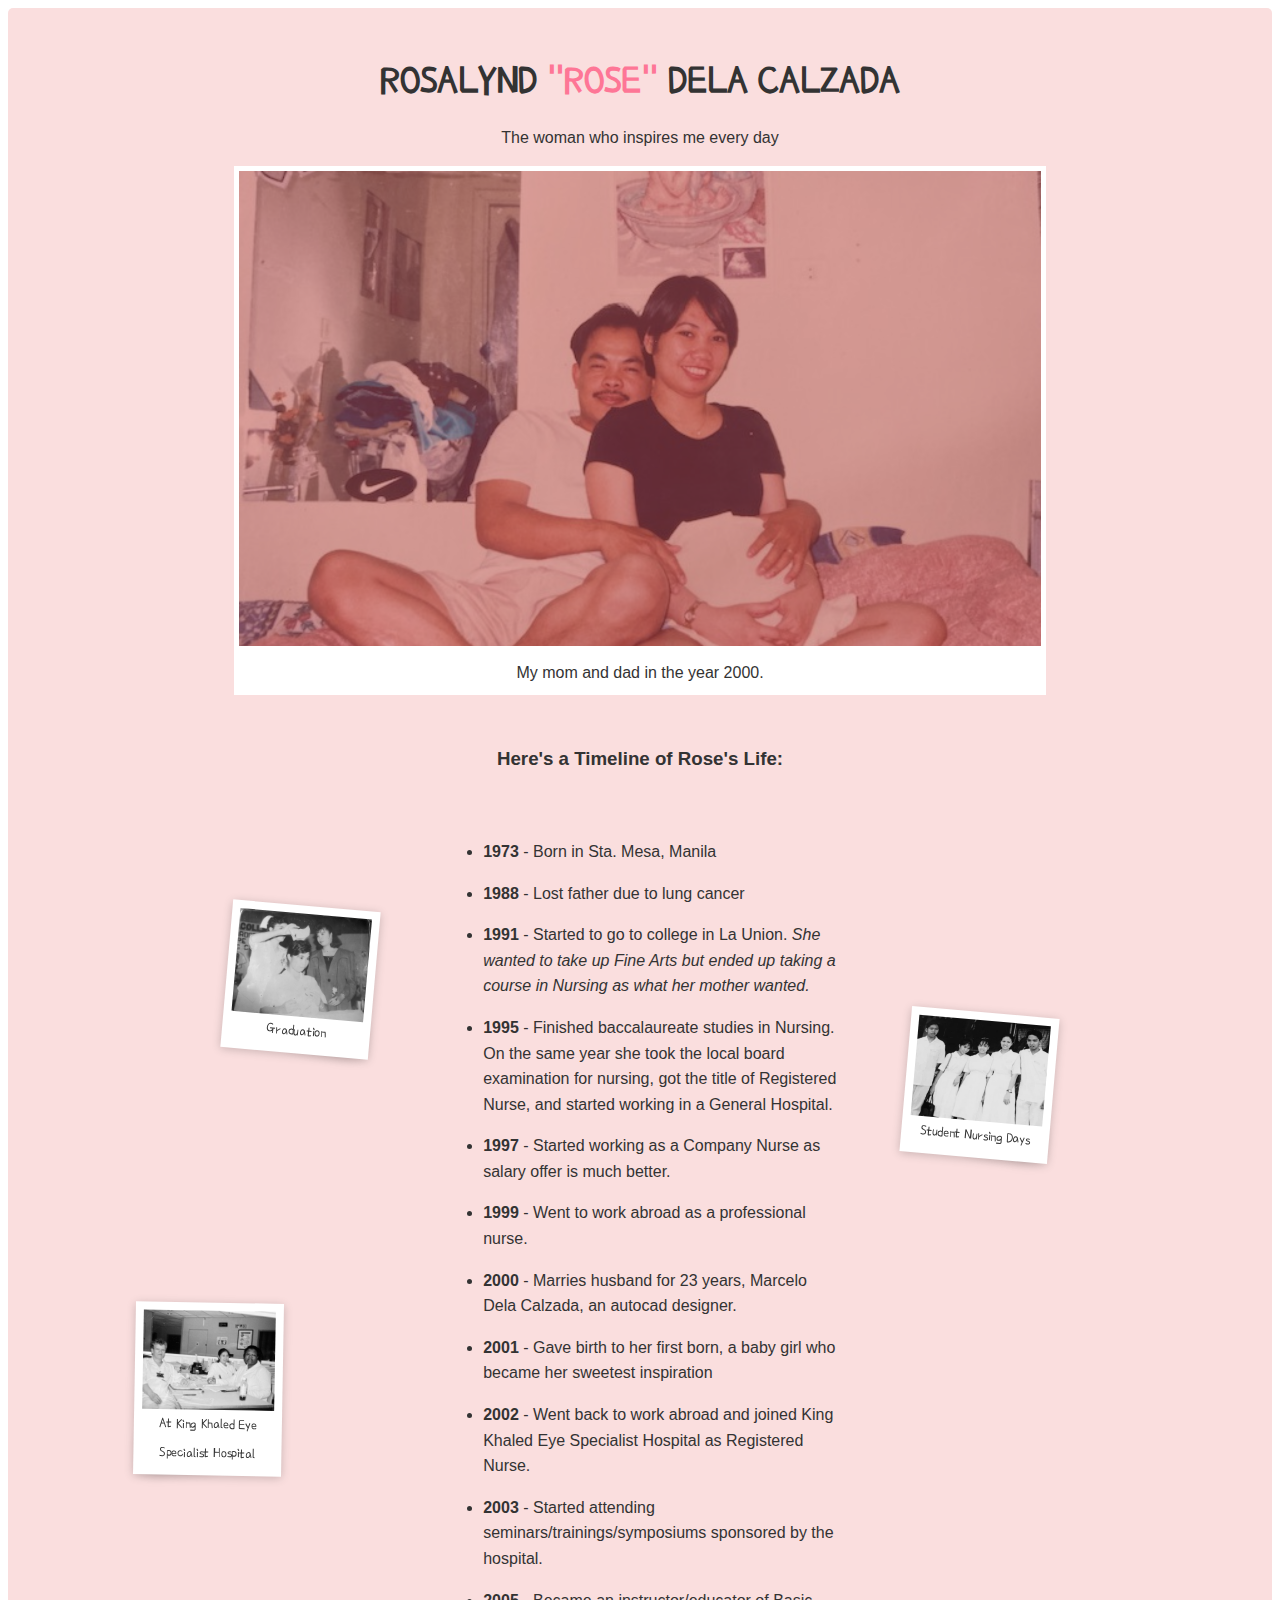
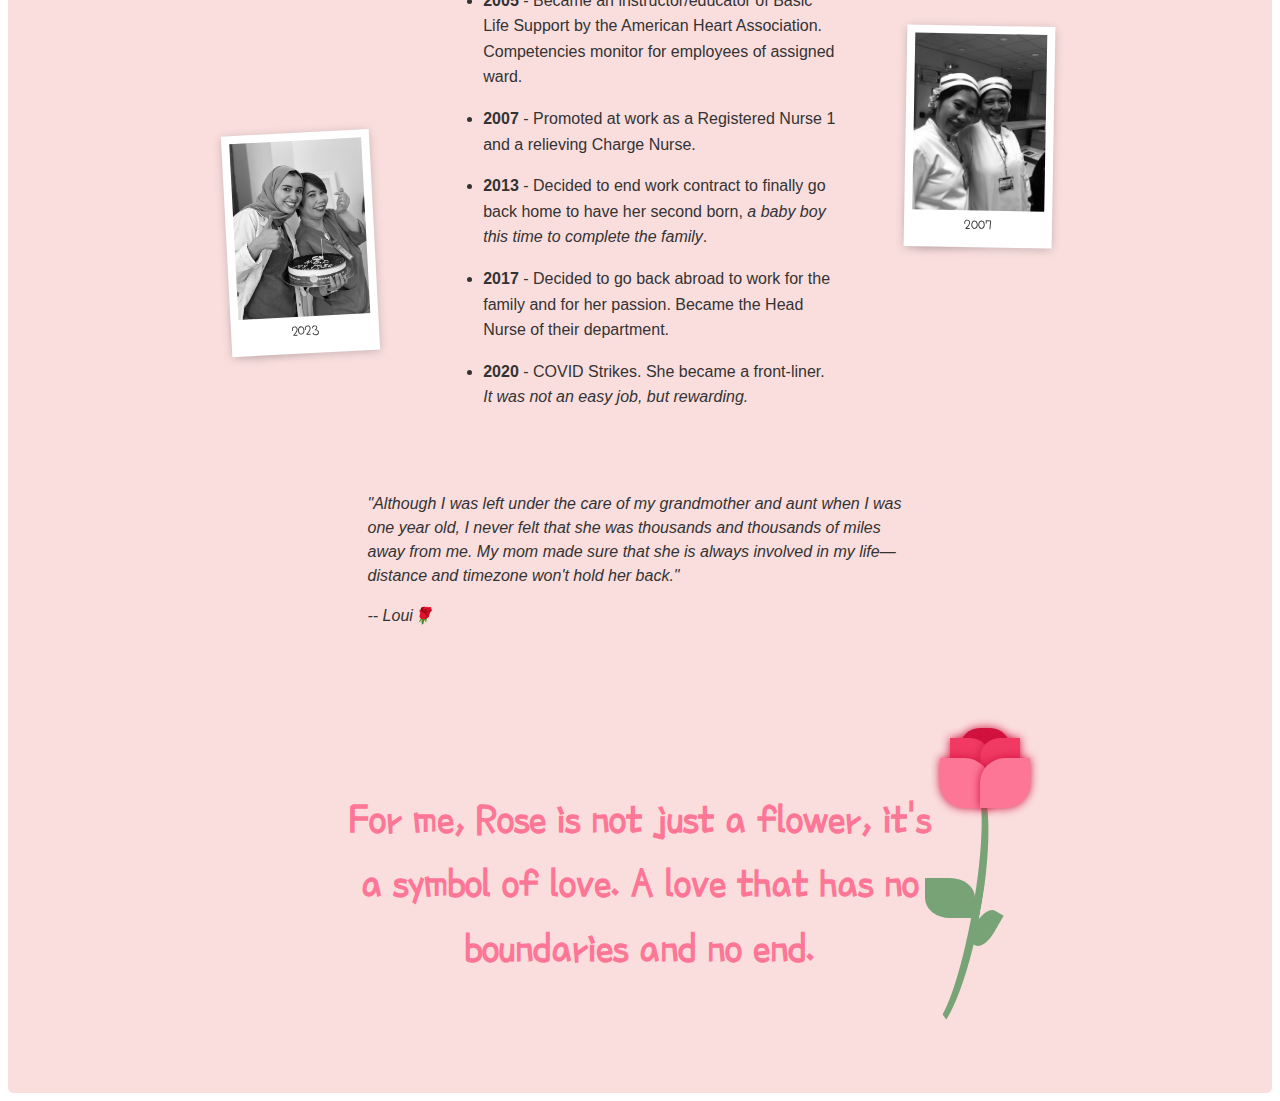
<file: html/works/web app finals activity/Tribute Page/index.html>
<!DOCTYPE html>
<html>

<head>
  <title>Tribute Page | Rose</title>
  <link rel="stylesheet" href="css/style.css">
  <!-- <link href="https://fonts.font.im/css?family=Sacramento" rel="stylesheet"> -->
  <link href="https://fonts.googleapis.com/css?family=Poor+Story" rel="stylesheet">
</head>

<body>
  <main id="main">
    <h1 id="title">ROSALYND <span class="rose-color">"ROSE"</span> DELA CALZADA</h1>
    <p>The woman who inspires me every day</p>
    <figure class="img-div">
      <img class="img" src="images/rose.png" alt="Mom and Dad">
      <figcaption id="img-caption">
        My mom and dad in the year 2000.
      </figcaption>
    </figure>
    <section id="tribute-info">
      <h3 id="headline">Here's a Timeline of Rose's Life:</h3>
      <div class="container">

        <div class="container-left">
          <div class="wrapper-left">

            <div class="item">
              <div class="polaroid"><img src="images/grad.jpg">
                <div class="caption">Graduation</div>
              </div>
            </div>

            <div class="item item2">
              <div class="polaroid"><img src="images/work.jpg">
                <div class="caption">At King Khaled Eye Specialist Hospital</div>
              </div>
            </div>
 
            <div class="item">
              <div class="polaroid"><img src="images/present.JPG">
                <div class="caption">2023</div>
              </div>
            </div>

          </div>
        </div>


        <div class="container-middle">
          <ul>
            <li><strong>1973</strong> - Born in Sta. Mesa, Manila</li>
            <li><strong>1988</strong> - Lost father due to lung cancer</li>
            <li>
              <strong>1991</strong> - Started to go to college in La Union.
              <i>She wanted to take up Fine Arts but ended up taking a course in Nursing as what her mother wanted.</i>
            </li>

            <li>
              <strong>1995</strong> - Finished baccalaureate studies in Nursing. On the same year she took the local 
              board examination for nursing, got the title of Registered Nurse, and started working in a General Hospital.
            </li>
            <li>
              <strong>1997</strong> - Started working as a Company Nurse as salary offer is much better.
            </li>
            <li><strong>1999</strong> - Went to work abroad as a professional nurse.</li>
            <li>
              <strong>2000</strong> - Marries husband for 23 years, Marcelo Dela Calzada, an autocad designer.
            </li>
            <li>
              <strong>2001</strong> - Gave birth to her first born, a baby girl who became her sweetest inspiration
            </li>
            <li>
              <strong>2002</strong> - Went back to work abroad and joined King Khaled Eye Specialist Hospital as Registered Nurse.
            </li>
            <li>
              <strong>2003</strong> - Started attending seminars/trainings/symposiums sponsored by the hospital.
            </li>
            <li>
              <strong>2005</strong> - Became an instructor/educator of Basic Life Support by the American Heart Association. 
              Competencies monitor for employees of assigned ward.
            </li>
            <li><strong>2007</strong> - Promoted at work as a Registered Nurse 1 and a relieving Charge Nurse. </li>
            <li>
              <strong>2013</strong> - Decided to end work contract to finally go back home to have her second born, <i>a
                baby boy this time to complete the family</i>.
            </li>
            <li>
              <strong>2017</strong> - Decided to go back abroad to work for the family and for her passion. 
              Became the Head Nurse of their department.
            </li>
            <li>
              <strong>2020</strong> - COVID Strikes. She became a front-liner. <i>It was not an easy job, but
                rewarding.</i>
            </li>
          </ul>
        </div>

        <div class="container-right">
          <div class="wrapper-right">

            <div class="item">
              <div class="polaroid"><img src="images/1995.JPG">
                <div class="caption">Student Nursing Days</div>
              </div>
            </div>

            <div class="item">
              <div class="polaroid"><img src="images/work1.JPG">
                <div class="caption">2007</div>
              </div>
            </div>

          </div>
        </div>
      </div>

      <blockquote>
        <p>
          "Although I was left under the care of my grandmother and aunt when I was one year old, I never felt that she
          was thousands and thousands of miles away from me. My mom made sure that she is always involved in my
          life—distance and timezone won't hold her back."
        </p>
        <cite>-- Loui🌹</cite>
      </blockquote>
    </section>

    <div class="containerletter">
      <div class="letter">
        <h4>For me, Rose is not just a flower, it's a symbol of love. A love that has no boundaries and no end.</h4>
      </div>
      <div class="rose">
        <div class="flower">
          <div class="petal"></div>
          <div class="petal"></div>
          <div class="petal"></div>
          <div class="petal"></div>
          <div class="petal"></div>
        </div>
        <div class="leaf">
          <div class="stem"></div>
          <div class="leafs"></div>
          <div class="leafs"></div>
        </div>
      </div>
    </div>
  </main>
</body>

</html>
</file>
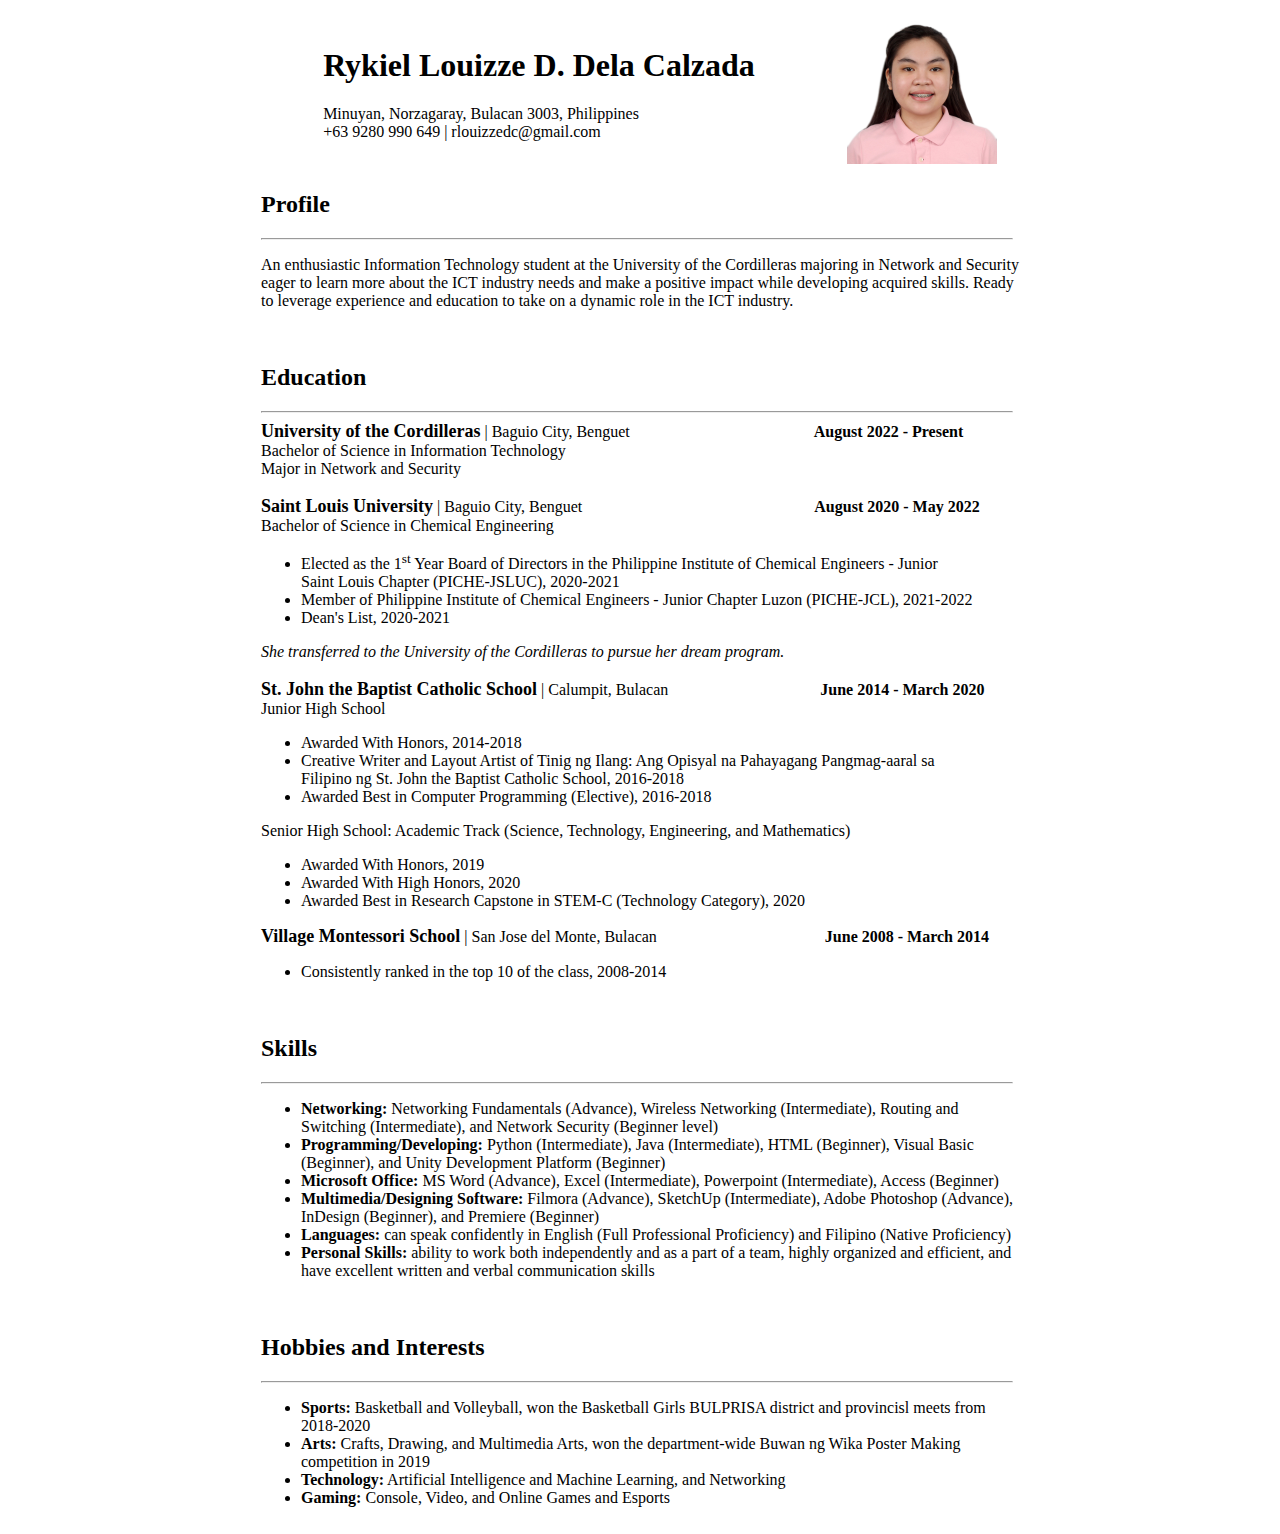
<file: cv.html>
<!DOCTYPE html>
<html lang="en">

<head>
    <meta charset="UTF-8">
    <meta name="viewport" content="width=device-width, initial-scale=1.0">
    <title>Rykiel Louizze Dela Calzada - Resume</title>
</head>
<body>
    <table style="margin: 0 auto;">
        <tr>
            <td>
                <div>
                    <table style="margin: 0 auto;">
                        <tr>
                            <td>
                                <h1>
                                    &emsp;
                                    Rykiel Louizze D. Dela Calzada</h1>
                                <p>
                                    &emsp;&emsp;&nbsp;
                                    Minuyan, Norzagaray, Bulacan 3003, Philippines
                                    <br>
                                    &emsp;&emsp;&nbsp;
                                    +63 9280 990 649 | rlouizzedc@gmail.com
                                </p>
                            </td>
                            <td>
                                &emsp;&emsp;&emsp;&emsp;&emsp;&nbsp;
                            </td>
                            <td>
                                <img src="images/dela_calzada.jpg" alt="Resume Picture" height="150" width="150">
                            </td>
                        </tr>
                    </table>

                    <section>
                        <h2>Profile</h2>
                        <hr style="width:750px; text-align:left; margin-left: 0%;">
                        <p>
                            An enthusiastic Information Technology student at the University of the Cordilleras majoring
                            in
                            Network and Security
                            <br>
                            eager to learn more about the ICT industry needs and make a positive
                            impact while developing acquired skills. Ready
                            <br>
                            to leverage experience and education to take on a dynamic role in the ICT industry.
                        </p>
                    </section>


                    <section>
                        <br>
                        <h2>Education</h2>
                        <hr style="width:750px; text-align:left; margin-left: 0%;">


                        <div>
                            <b style="font-size: large;">University of the Cordilleras</b> | Baguio City, Benguet
                            &emsp;&emsp;&emsp;&emsp;&emsp;&emsp;&emsp;&emsp;&emsp;&emsp;&emsp;
                            <b>August 2022 - Present</b>
                            <br>Bachelor of Science in Information Technology
                            <br>Major in Network and Security
                        </div>

                        <br>

                        <div>
                            <b style="font-size: large;">Saint Louis University</b> | Baguio City, Benguet
                            &emsp;&emsp;&emsp;&emsp;&emsp;&emsp;&emsp;&emsp;&emsp;&emsp;&emsp;&emsp;&emsp;&emsp;
                            <b>August 2020 - May 2022</b>
                            <br>Bachelor of Science in Chemical Engineering
                            <ul>
                                <li>Elected as the 1<sup>st</sup> Year Board of Directors in the Philippine Institute of
                                    Chemical
                                    Engineers - Junior <br>Saint Louis Chapter (PICHE-JSLUC), 2020-2021</li>
                                <li>Member of Philippine Institute of Chemical Engineers - Junior Chapter Luzon
                                    (PICHE-JCL), 2021-2022
                                </li>
                                <li>Dean's List, 2020-2021</li>
                            </ul>

                            <i>She transferred to the University of the Cordilleras to pursue her dream program.</i>
                        </div>

                        <br>

                        <div>
                            <b style="font-size: large;">St. John the Baptist Catholic School</b> | Calumpit, Bulacan
                            &emsp;&emsp;&emsp;&emsp;&emsp;&emsp;&emsp;&emsp;&emsp;
                            <b>June 2014 - March 2020</b>
                            <br>Junior High School
                            <ul>
                                <li>Awarded With Honors, 2014-2018</li>
                                <li>Creative Writer and Layout Artist of Tinig ng Ilang: Ang Opisyal na Pahayagang
                                    Pangmag-aaral sa
                                    <br>Filipino ng St. John the Baptist Catholic School, 2016-2018
                                </li>
                                <li>Awarded Best in Computer Programming (Elective), 2016-2018</li>
                            </ul>

                            Senior High School: Academic Track (Science, Technology, Engineering, and Mathematics)
                            <ul>
                                <li>Awarded With Honors, 2019</li>
                                <li>Awarded With High Honors, 2020</li>
                                <li>Awarded Best in Research Capstone in STEM-C (Technology Category), 2020</li>
                            </ul>
                        </div>


                        <div>
                            <b style="font-size: large;">Village Montessori School</b> | San Jose del Monte, Bulacan
                            &emsp;&emsp;&emsp;&emsp;&emsp;&emsp;&emsp;&emsp;&emsp;&emsp;
                            <b>June 2008 - March 2014</b>
                            <ul>
                                <li>Consistently ranked in the top 10 of the class, 2008-2014</li>
                            </ul>
                        </div>
                    </section>


                    <section>
                        <br>
                        <h2>Skills</h2>
                        <hr style="width:750px; text-align:left; margin-left: 0%;">
                        <div>
                            <ul>
                                <li>
                                    <b>Networking:</b>

                                        Networking Fundamentals (Advance), 
                                        Wireless Networking (Intermediate),
                                        Routing and <br> Switching (Intermediate), and
                                        Network Security (Beginner level)
                                        
                                </li>
                                
                                <li>
                                    <b>Programming/Developing:</b>
                                    
                                        Python (Intermediate), 
                                        Java (Intermediate), 
                                        HTML (Beginner), 
                                        Visual Basic <br>(Beginner), and 
                                        Unity Development Platform (Beginner)
                                </li>
                                
                                <li>
                                    <b>Microsoft Office:</b>
                                    MS Word (Advance), 
                                    Excel (Intermediate), 
                                    Powerpoint (Intermediate), 
                                    Access (Beginner)</li>
                                
                                    <li>
                                    <b>Multimedia/Designing Software:</b> 
                                    Filmora (Advance), 
                                    SketchUp (Intermediate), 
                                    Adobe Photoshop (Advance), <br>
                                    InDesign (Beginner), and 
                                    Premiere (Beginner)
                                </li>
                                
                                <li>
                                    <b>Languages:</b> 
                                    can speak confidently in 
                                    English (Full Professional Proficiency)
                                    and Filipino (Native Proficiency)</li>
                                    
                                <li>
                                    <b>Personal Skills:</b> 
                                    ability to work both independently and as a part of a team,
                                    highly organized and efficient, and <br>
                                    have excellent written and verbal communication skills
                                </li>
                            </ul>
                        </div>
                    </section>

                    <section>
                        <br>
                        <h2>Hobbies and Interests</h2>
                        <hr style="width:750px; text-align:left; margin-left: 0%;">
                        <ul>
                            <li><b>Sports:</b> Basketball and Volleyball, won the Basketball Girls BULPRISA district and
                                provincisl
                                meets from
                                <br>2018-2020
                            </li>
                            <li><b>Arts:</b> Crafts, Drawing, and Multimedia Arts, won the department-wide Buwan ng Wika
                                Poster Making
                                <br>competition in 2019
                            </li>
                            <li><b>Technology:</b> Artificial Intelligence and Machine Learning, and Networking</li>
                            <li><b>Gaming:</b> Console, Video, and Online Games and Esports</li>
                        </ul>
                    </section>
                </div>
            </td>
        </tr>
    </table>
</body>

</html>
</file>
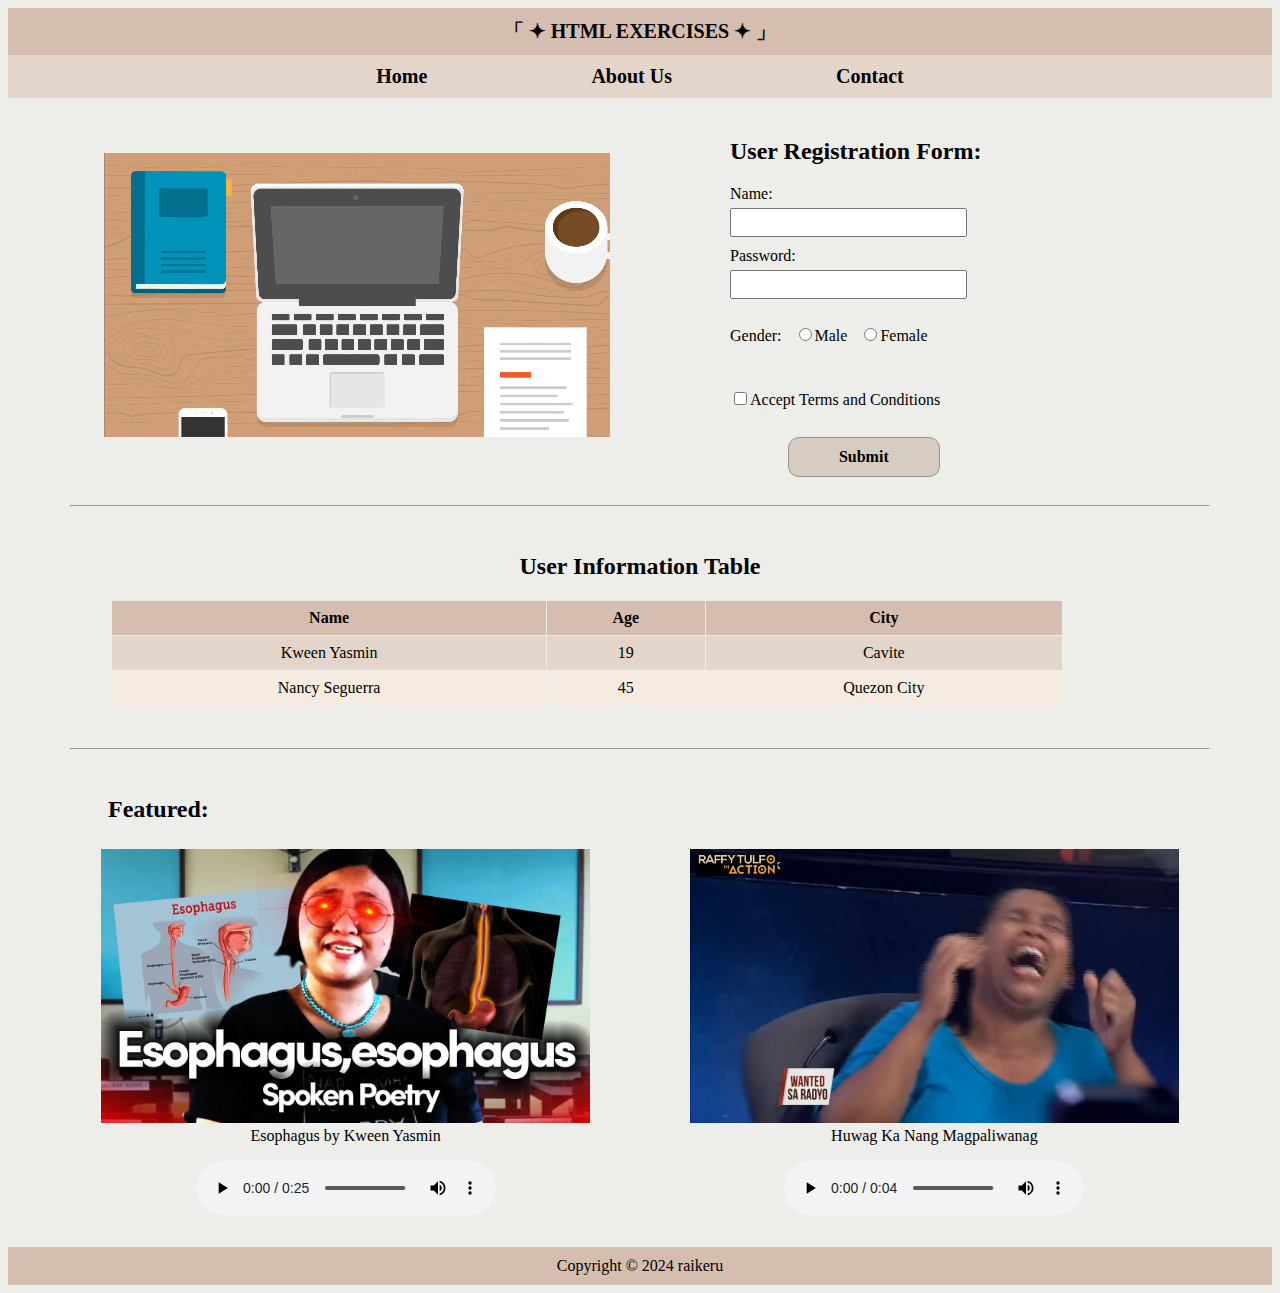
<file: works/html_exercise_01/html_exercise_01.html>
<!DOCTYPE html>
<html lang="en">

<head>
    <meta charset="UTF-8">
    <meta name="viewport" content="width=device-width, initial-scale=1.0">
    <title>HTML Exercises</title>
</head>

<body style="background-color: #edede9;">
    <header style="background:#d5bdaf; padding: 10px; text-align: center; font-size: 20px; font-weight: bold;">「 ✦ HTML
        EXERCISES ✦ 」</header>
    <!--Navigation Menu-->
    <nav style="background:#e3d5ca; padding: 10px; text-align: center;">
        <b><a href="#" style="text-decoration: none; color: #000; font-size: 20px; margin: 80px;">Home</a></b>
        <b><a href="#" style="text-decoration: none; color: #000; font-size: 20px; margin: 80px;">About Us</a></b>
        <b><a href="#" style="text-decoration: none; color: #000; font-size: 20px; margin: 80px;">Contact</a></b>
    </nav>

    <!--Video-->
    <div style="display: flex; align-items: center; justify-content: center;">
        <div style="display: inline-block; margin: 20px; width:40%; padding-right: 20px;">
            <video style="width: 100%" loop autoplay muted>
                <source
                    src="media/Laptop.mp4"
                    type="video/mp4">
                Your browser does not support the video tag.
            </video>
        </div>

        <!--Forms-->
        <section style="display: inline-block; margin: 20px; width: 40%;">
            <form style="margin-left: 60px;">
                <h2>User Registration Form:</h2>
                <!--Name-->
                <label for="username" style="display: block; margin-bottom: 5px;">Name:</label>
                <input required type="text" name="username" id="username"
                    style="width: 50%; margin-bottom: 10px; padding: 5px;" pattern="[A-Za-z]"
                    title="Name should only contain letters.">

                <!--Password-->
                <label for="password" style="display: block; margin-bottom: 5px;">Password:</label>
                <input required type="password" name="password" id="password"
                    style="width: 50%; margin-bottom: 10px; padding: 5px;" minlength="8"
                    title="Password should be at least 8 or more characters">

                <!--Gender-->
                <p>Gender: &nbsp;
                    <label for="Male" style="margin-bottom: 5px;"></label>
                        <input required type="radio" name="Male" id="Male">Male &nbsp;
    
                    <label for="Female" style="margin-bottom: 5px;"></label>
                        <input required type="radio" name="Female" id="Female">Female
                </p>

                <br>
                <!--Terms and Conditions-->
                <label style="display: block; margin-top: 10px;">
                    <input required type="checkbox" name="terms" id="terms">Accept Terms and Conditions
                </label>

                <br>
                <!--Submit Button-->
                <input type="submit" value="Submit"
                    style="margin-top: 10px; padding: 10px 50px; background-color: #d6ccc2; color: black; border: 1px solid #939393; margin-left: 13%; border-radius: 11px; font-family: 'Times New Roman'; font-size: medium; font-weight: 600;">
            </form>
        </section>
    </div>

    <hr style="width: 90%;">
    <br>

    <!--Table-->
    <section style="width: 90%; margin: 0 auto; text-align: center;">
        <h2>User Information Table</h2>
        <figure>
            <table style="width: 90%; border-collapse: collapse;">
                <tr>
                    <th style="background-color: #d5bdaf; border: 1px solid #edede9; padding: 8px;">Name</th>
                    <th style="background-color: #d5bdaf; border: 1px solid #edede9; padding: 8px;">Age</th>
                    <th style="background-color: #d5bdaf; border: 1px solid #edede9; padding: 8px;">City</th>
                </tr>
                <tr>
                    <td style="background-color: #e3d5ca; border: 1px solid #edede9; padding: 8px;">Kween Yasmin</td>
                    <td style="background-color: #e3d5ca; border: 1px solid #edede9; padding: 8px;">19</td>
                    <td style="background-color: #e3d5ca; border: 1px solid #edede9; padding: 8px;">Cavite</td>
                </tr>
                <tr>
                    <td style="background-color: #f5ebe0; border: 1px solid #edede9; padding: 8px;">Nancy Seguerra</td>
                    <td style="background-color: #f5ebe0; border: 1px solid #edede9; padding: 8px;">45</td>
                    <td style="background-color: #f5ebe0; border: 1px solid #edede9; padding: 8px;">Quezon City</td>
                </tr>
            </table>
        </figure>
    </section>

    <br>
    <hr style="width: 90%;">
    <section>
        <br>
        <h2 style="margin-left: 100px; margin-bottom: 0;">Featured:</h2>
        <div style="display: flex; align-items: center; justify-content: center; margin: 0 auto; text-align: center;">
            <div style="display: inline-block; margin: 10px; width: 45%;">
                <!--Image-->
                <figure>
                    <img style="width: 100%"
                        src="media/Kween.jpg"
                        alt="Kween Yasmin">
                    <figcaption>
                        Esophagus by Kween Yasmin
                    </figcaption>
                </figure>

                <!--Audio-->
                <audio controls>
                    <source
                        src="media/Esophagus%20by%20Kween%20Yasmin.mp3"
                        type="audio/mp3">
                    Your browser does not support the audio tag.
                </audio>
            </div>

            <div style="display: inline-block; margin: 10px; width: 45%;">
                <!--Image-->
                <figure>
                    <img style="width: 100%"
                        src="media/Raffy.png"
                        alt="Huwag Ka Nang Magpaliwanag">
                    <figcaption>
                        Huwag Ka Nang Magpaliwanag
                    </figcaption>
                </figure>

                <!--Audio-->
                <audio controls>
                    <source
                        src="media/Raffy.mp3"
                        type="audio/mp3">
                    Your browser does not support the audio tag.
                </audio>
            </div>
        </div>
        <br>
    </section>

    <footer style="background:#d5bdaf; padding: 10px; text-align: center;">Copyright © 2024 raikeru</footer>
</body>

</html>
</file>
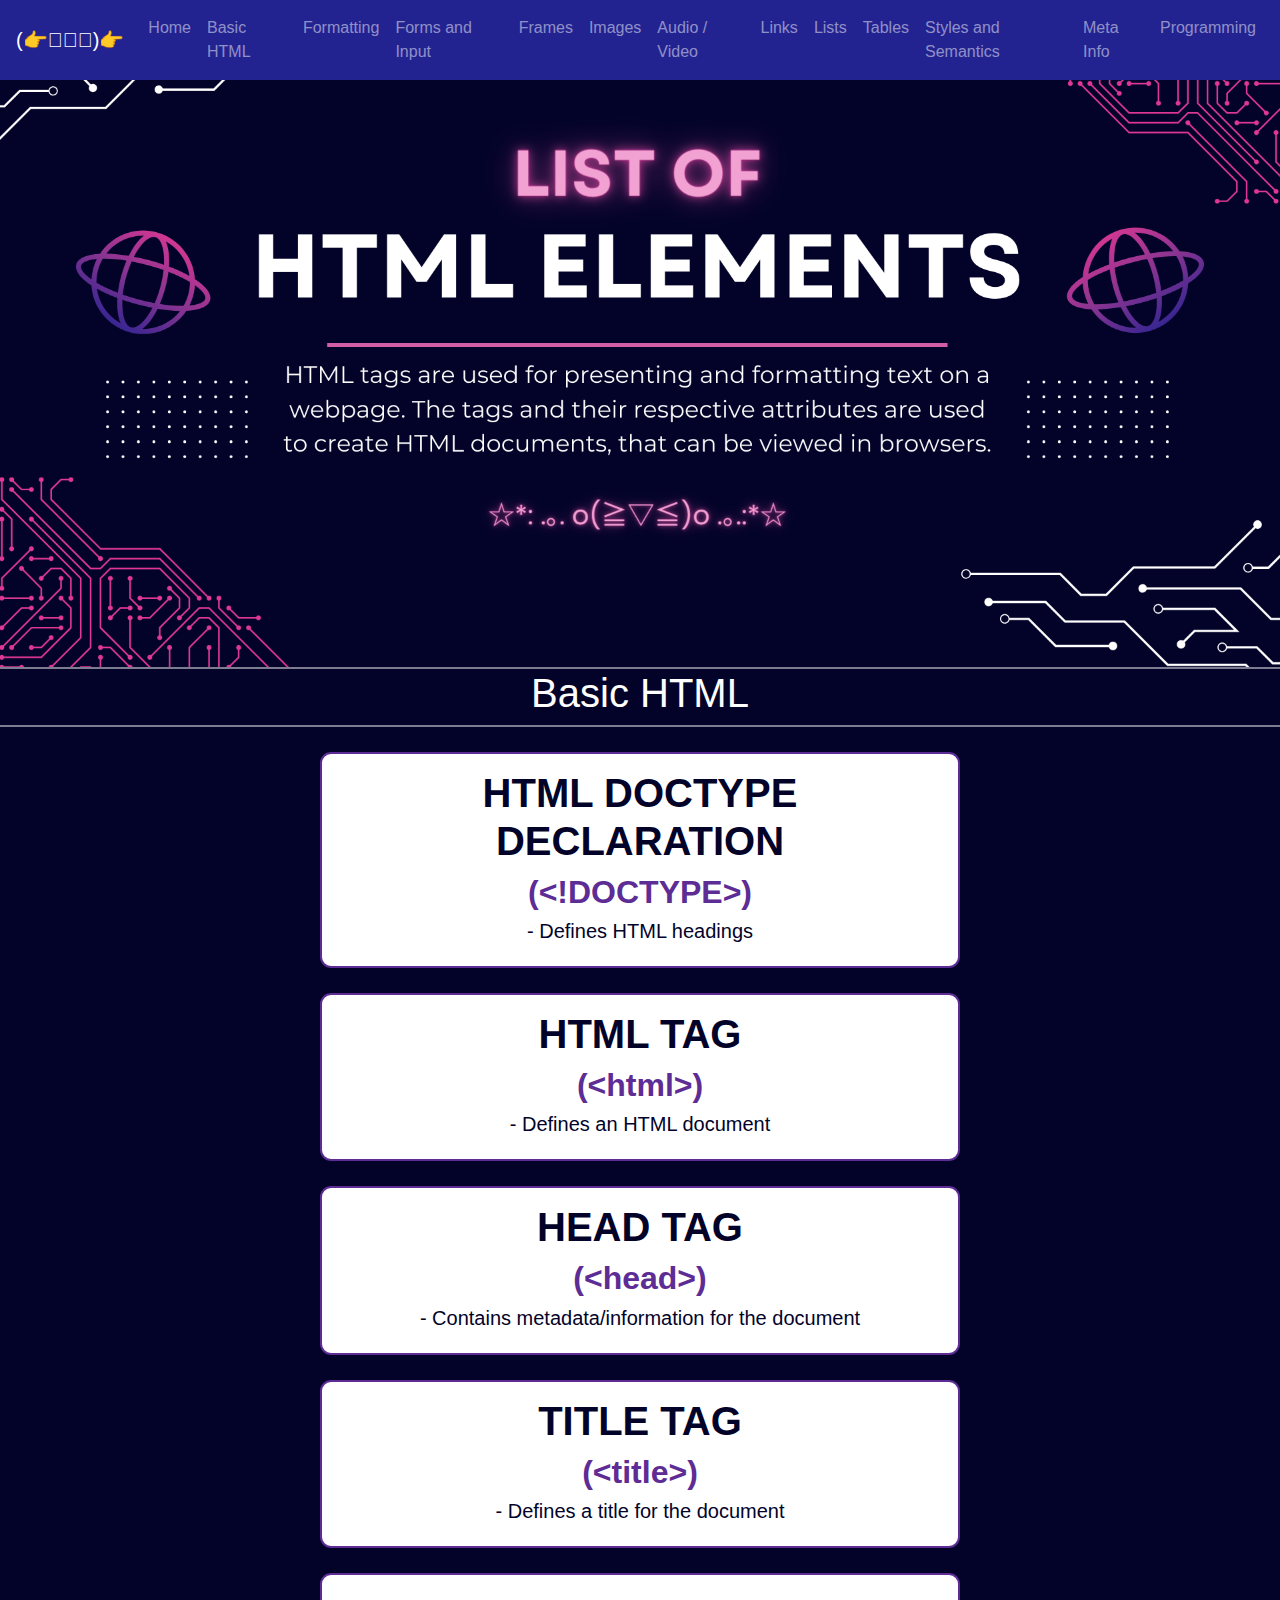
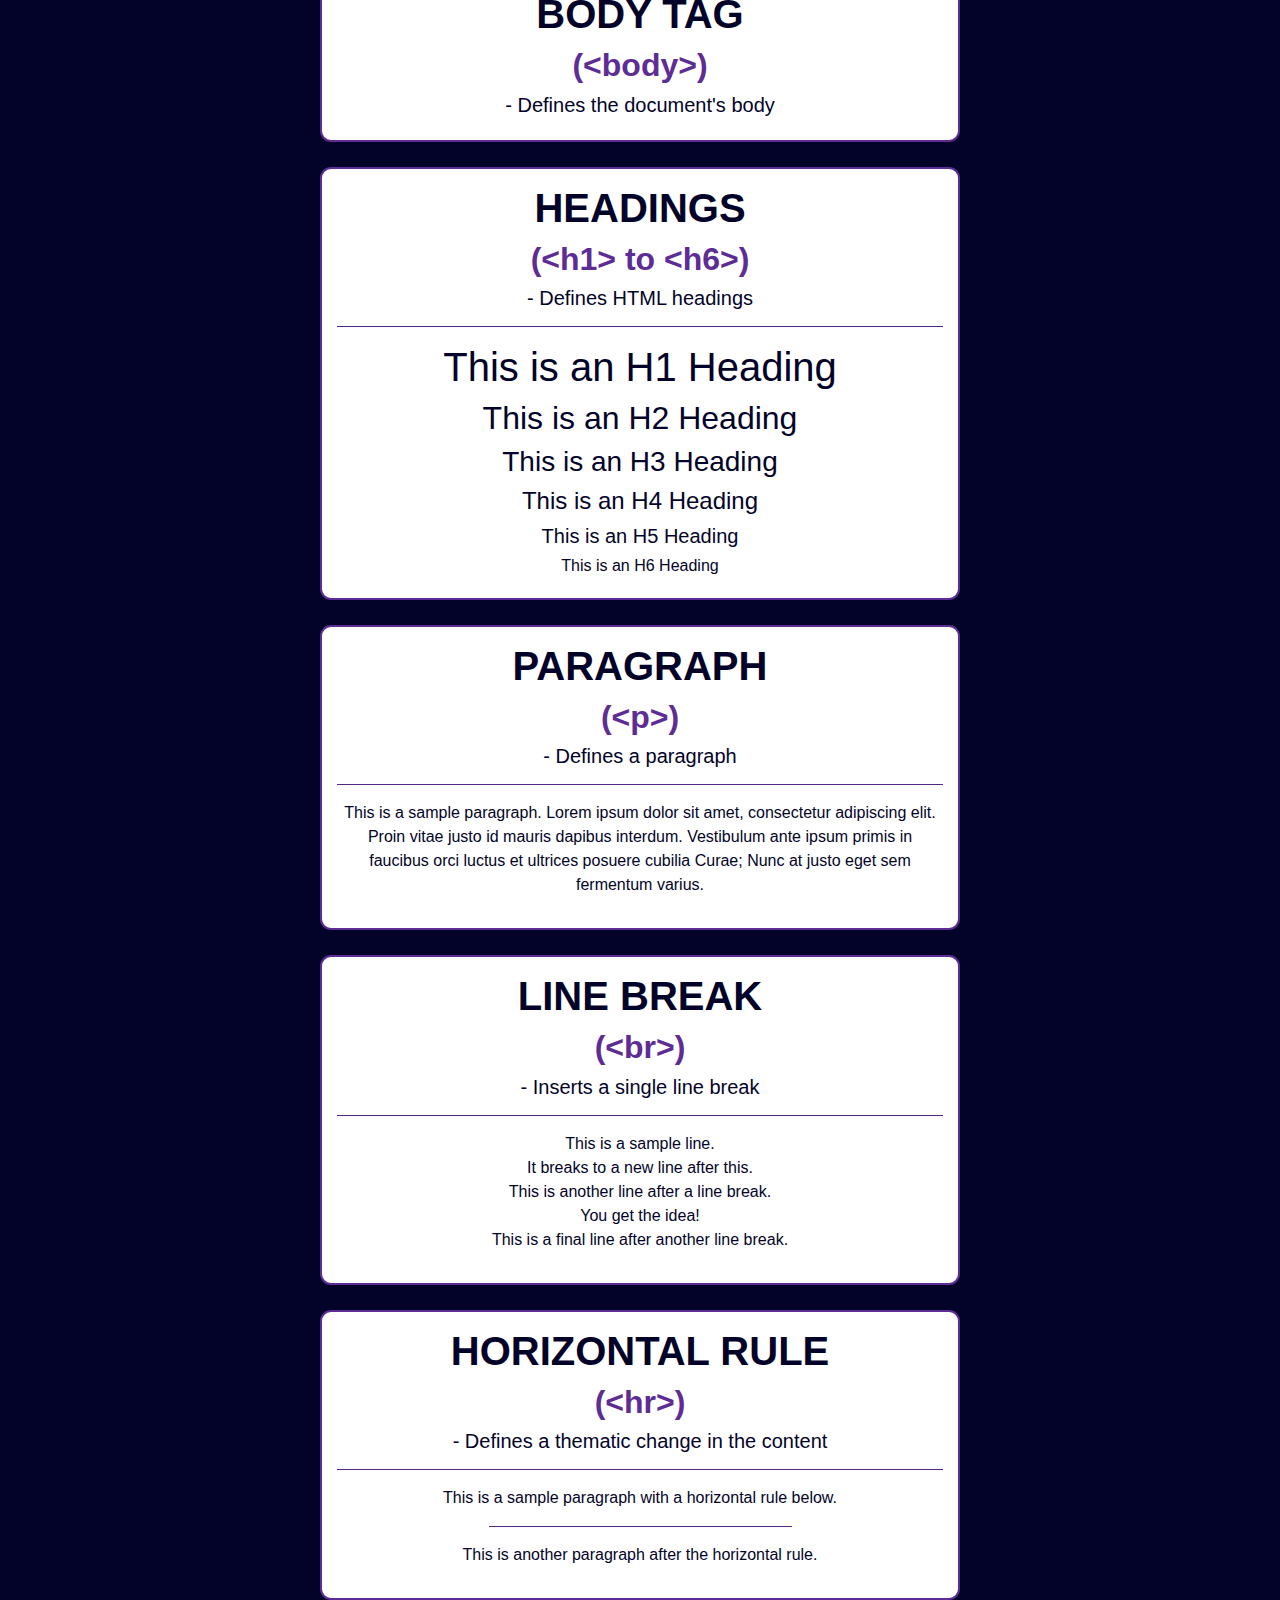
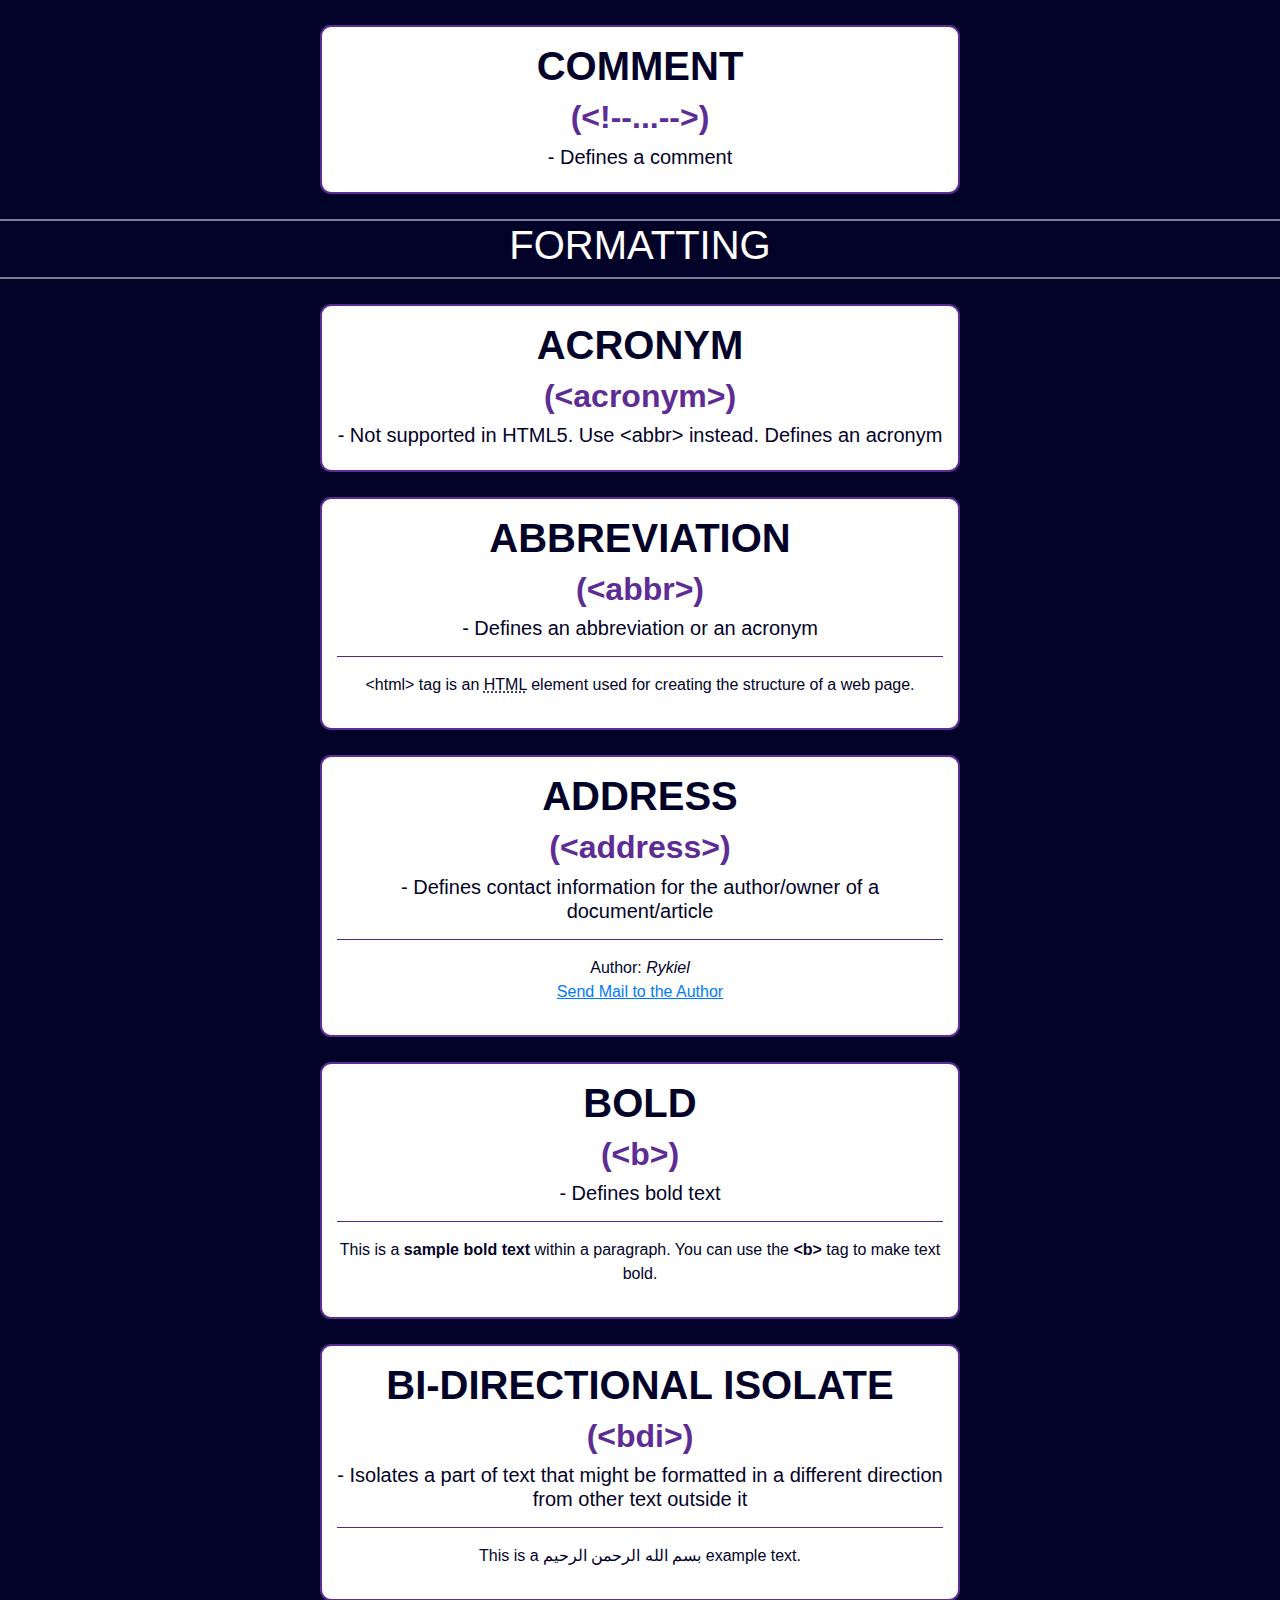
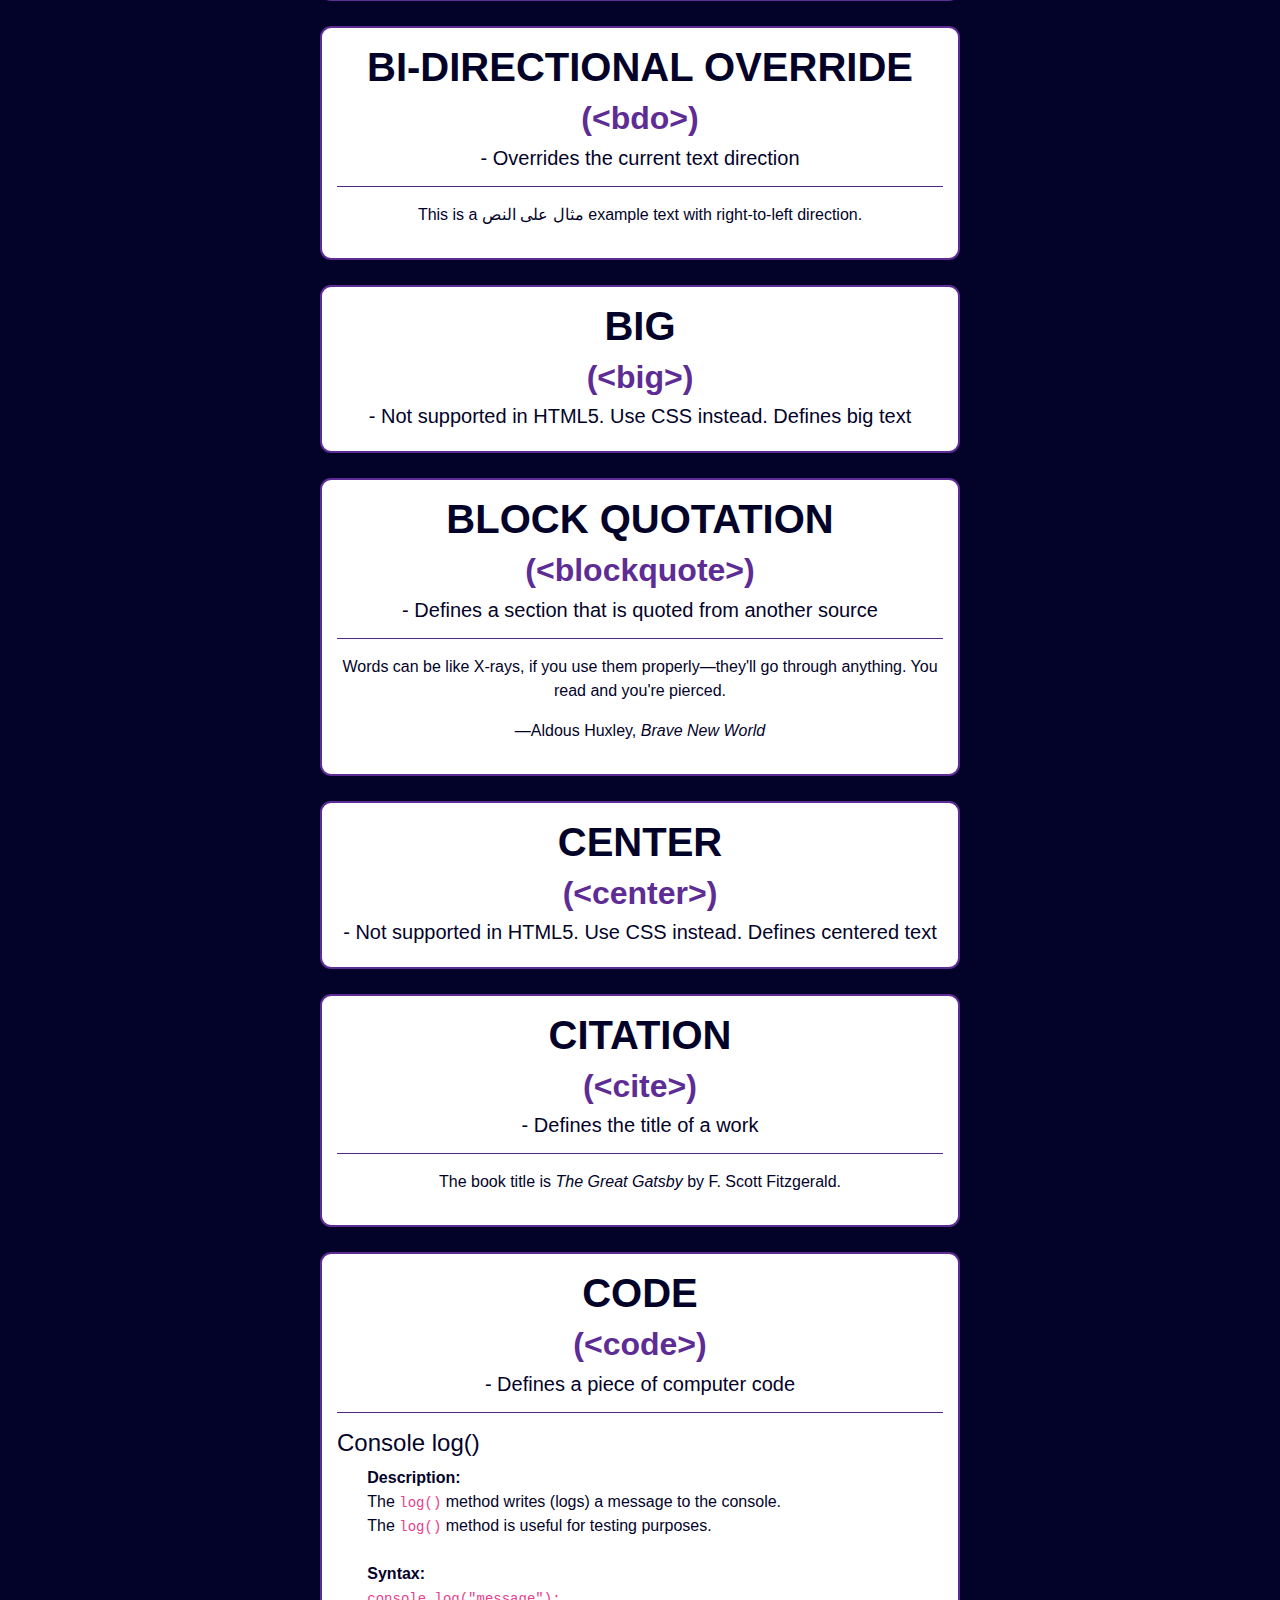
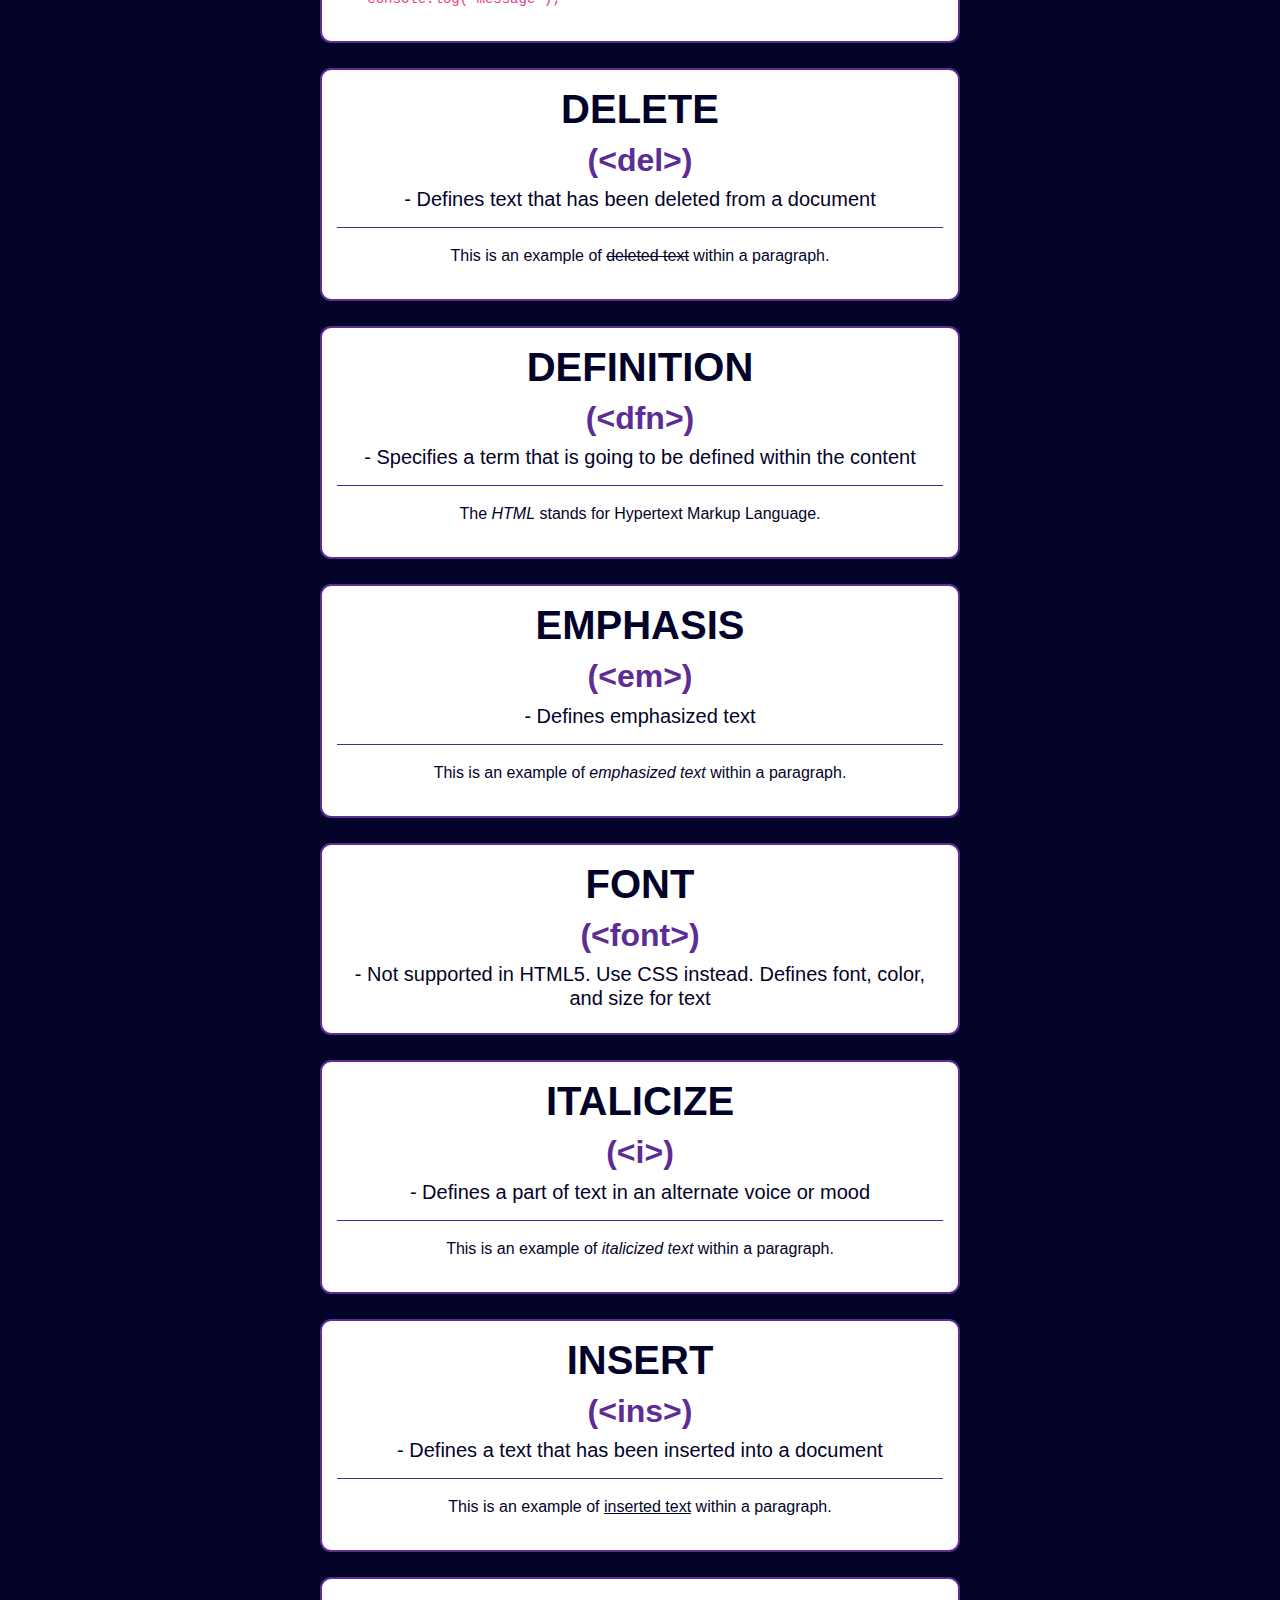
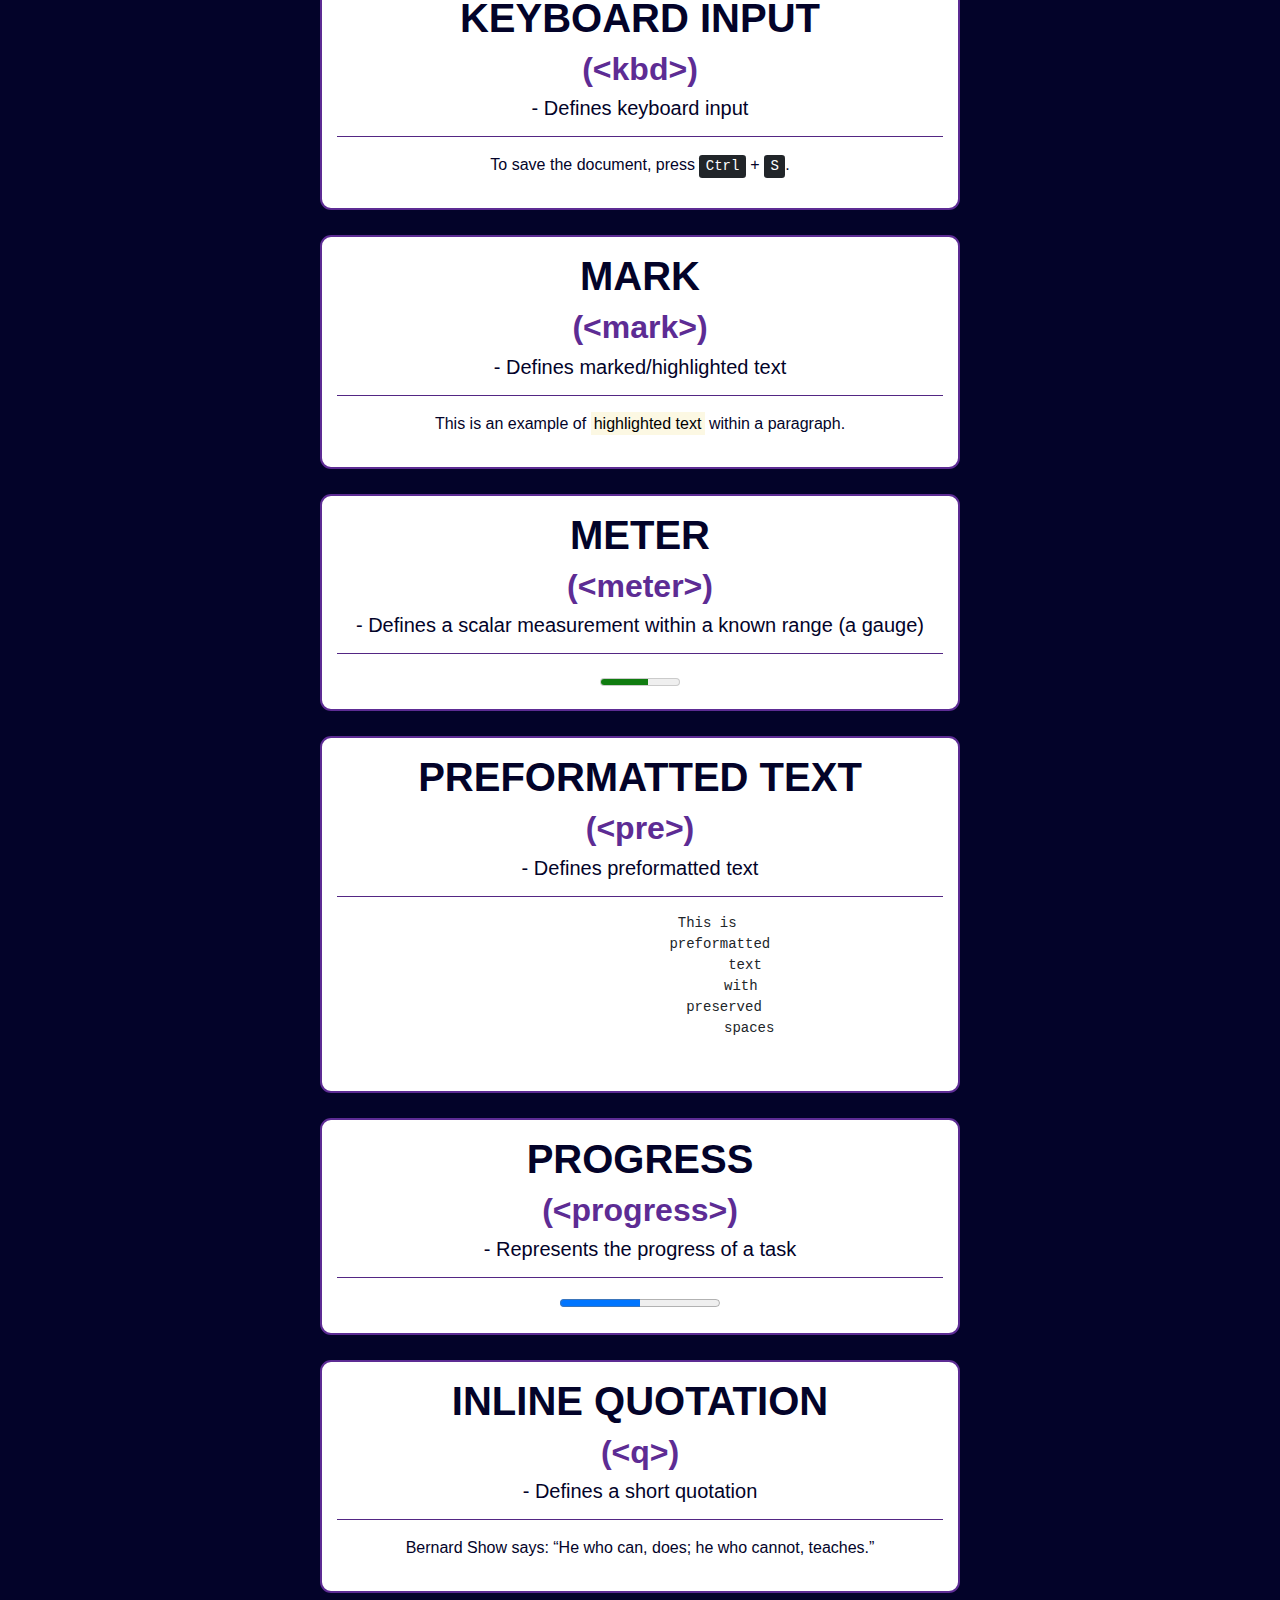
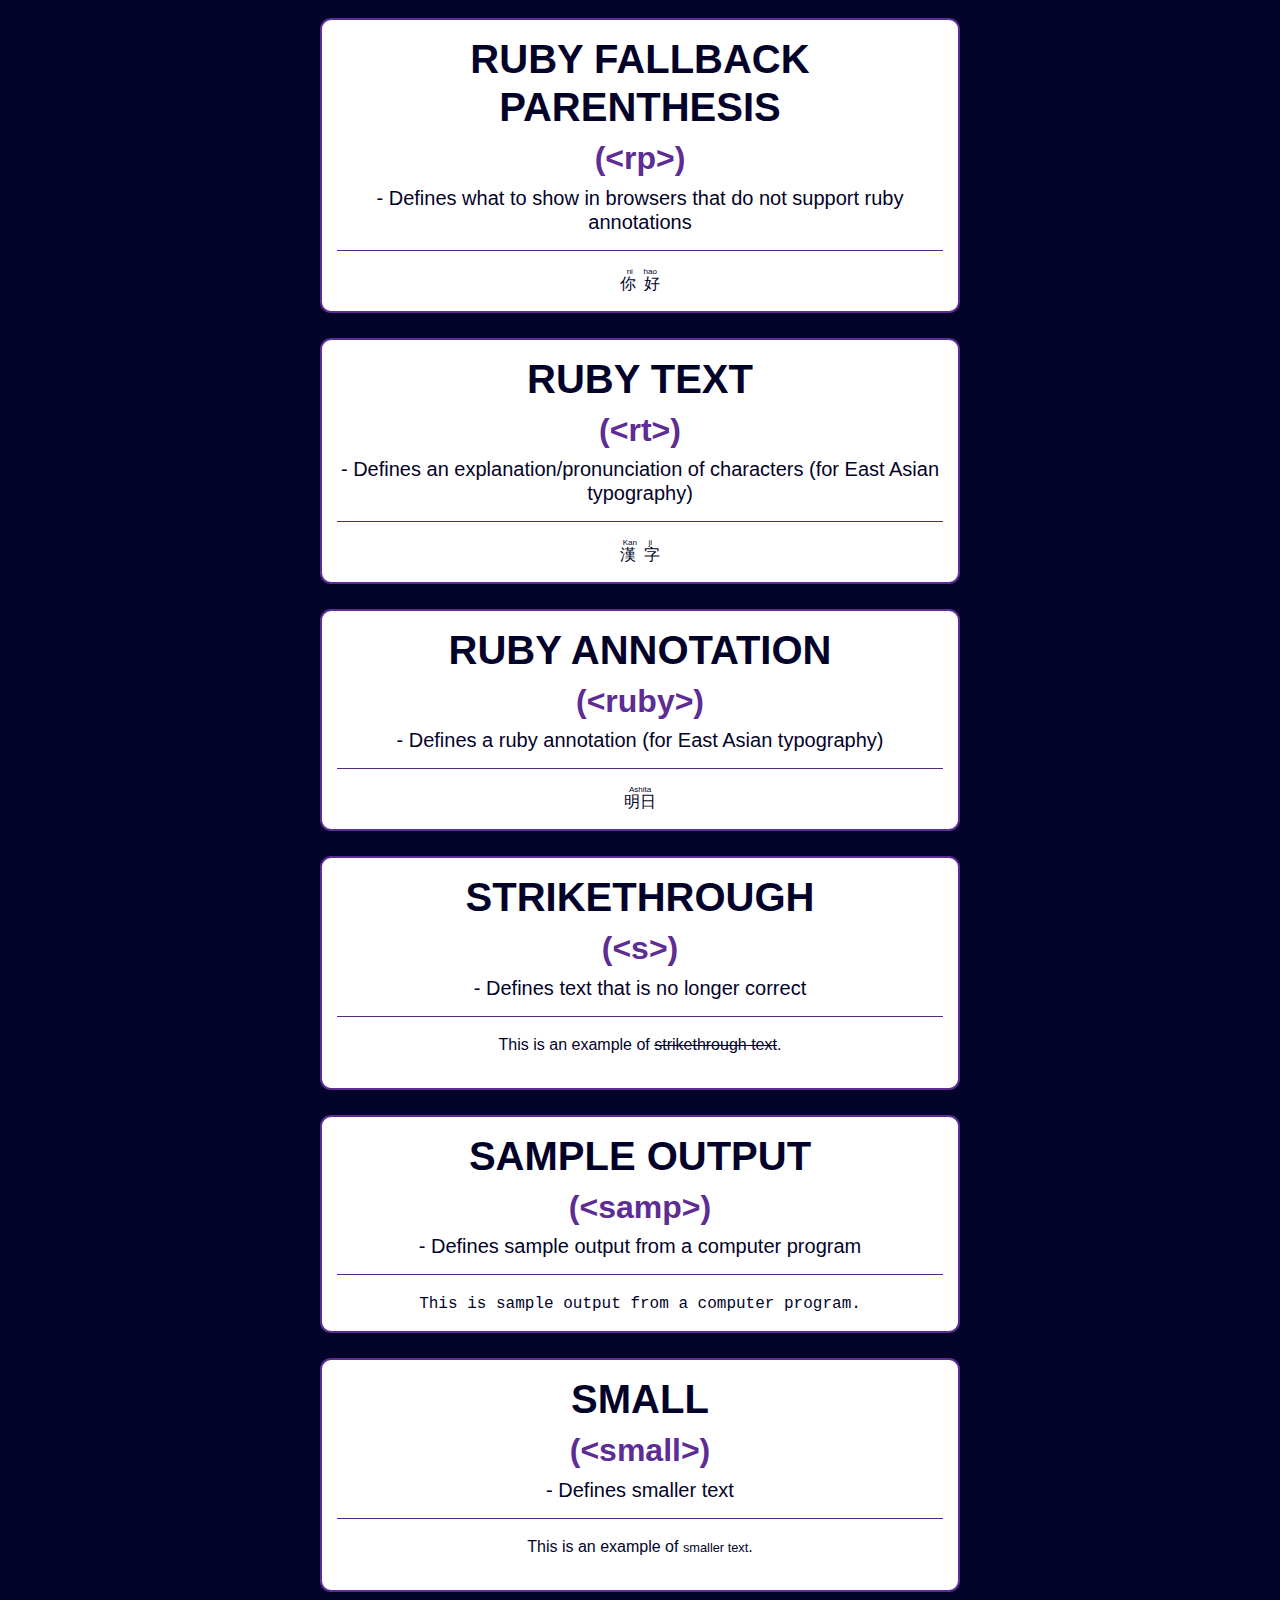
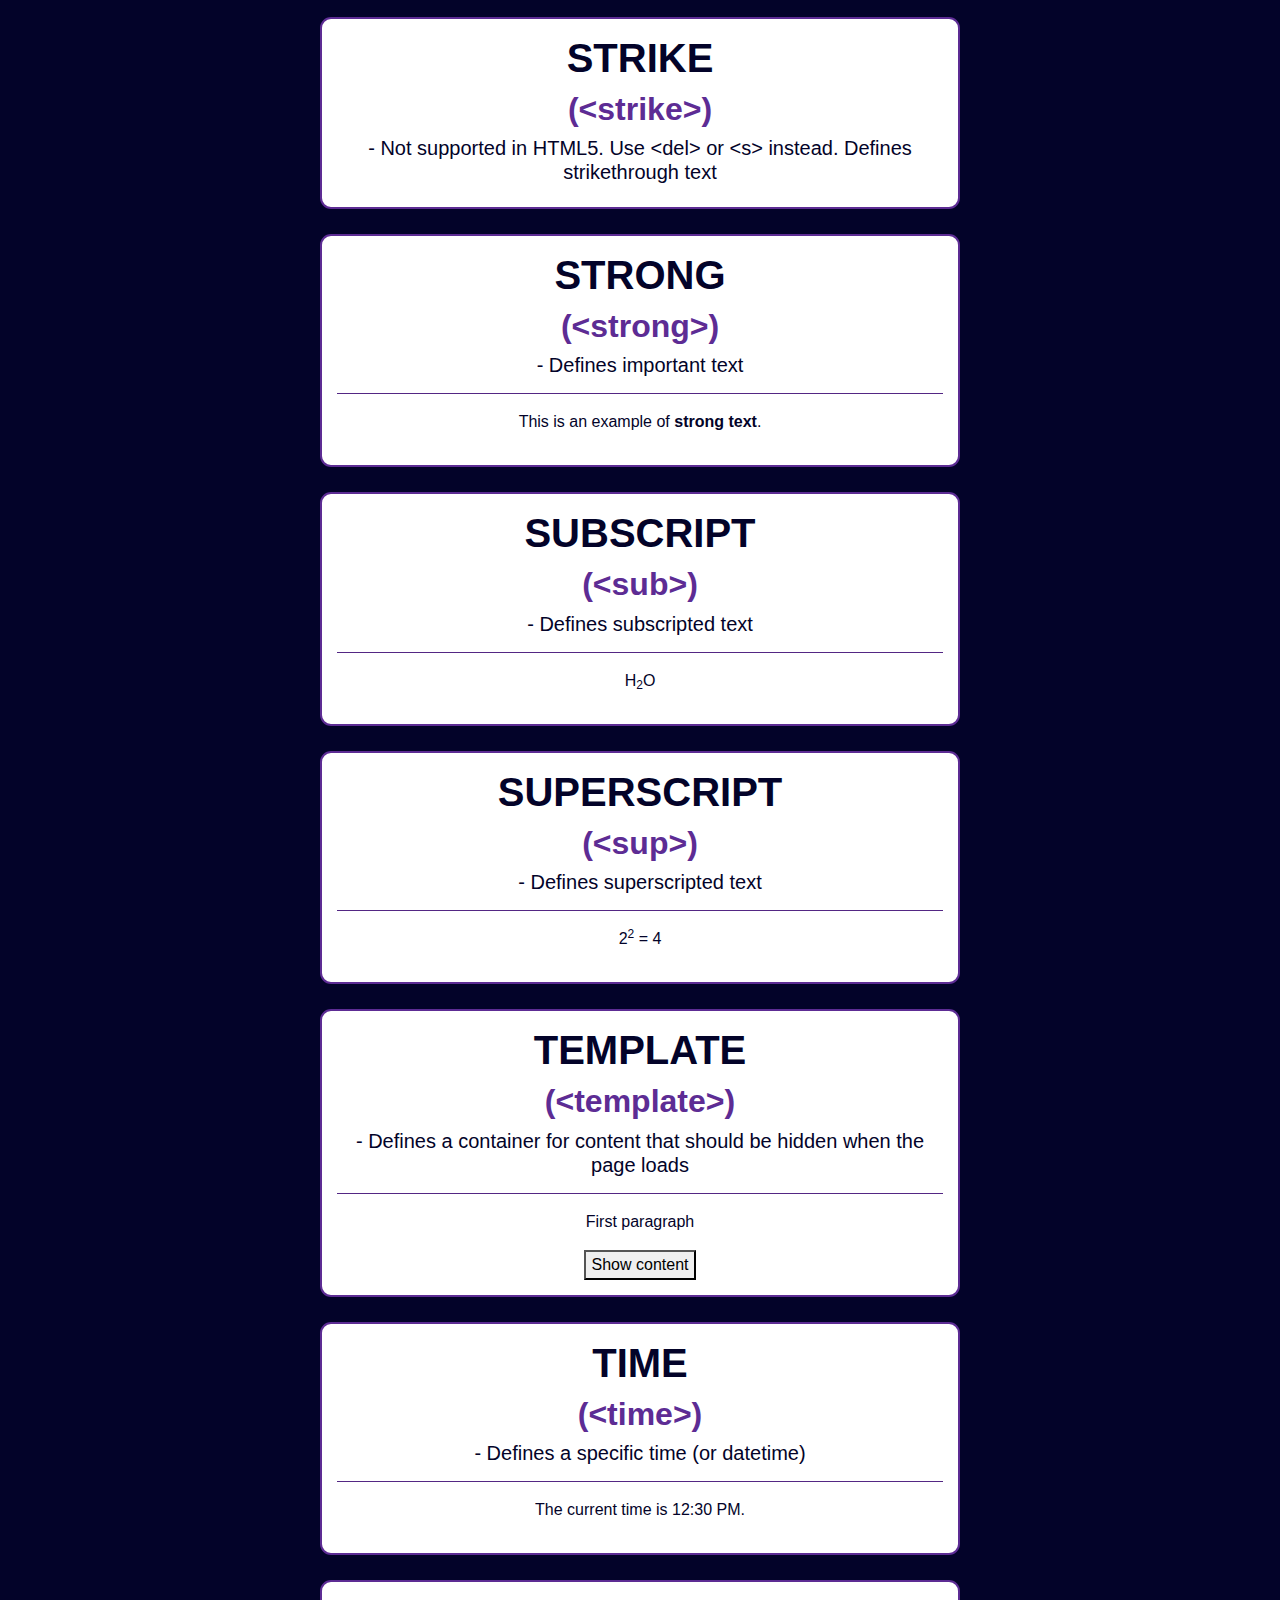
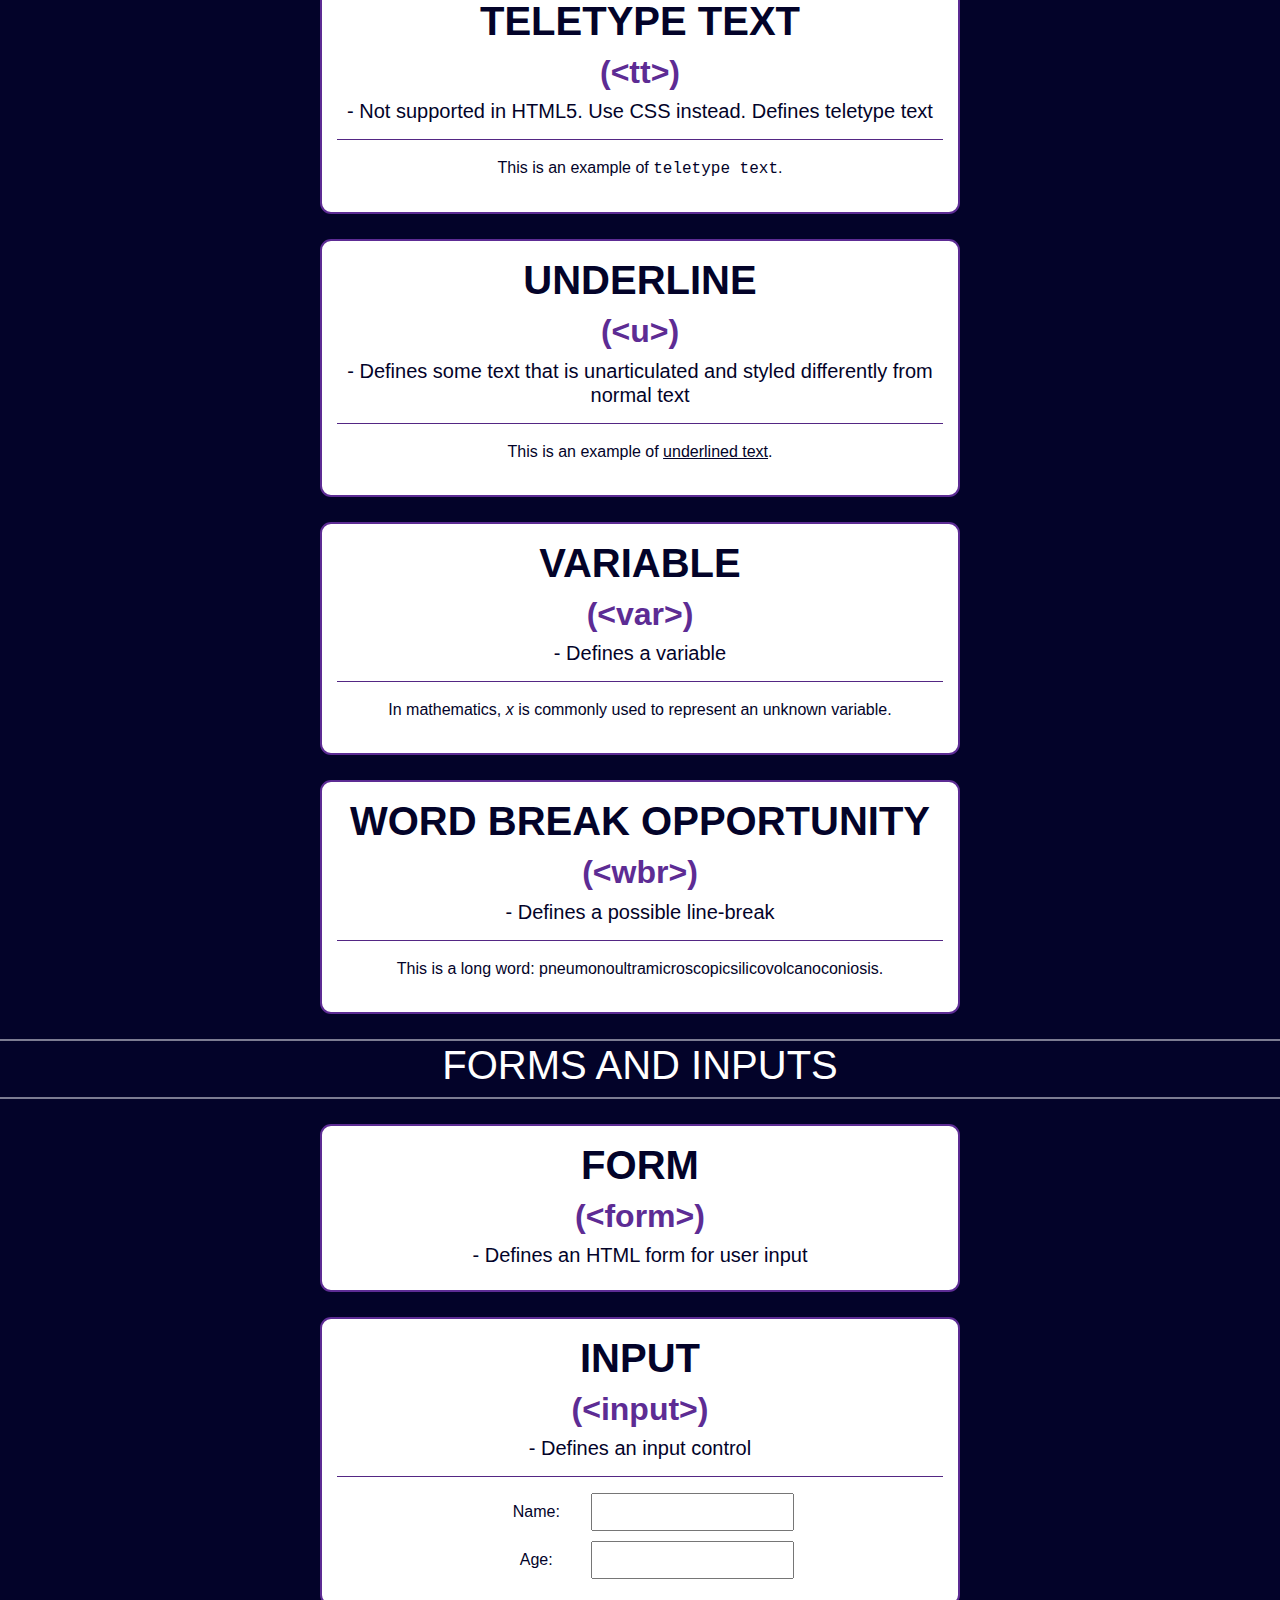
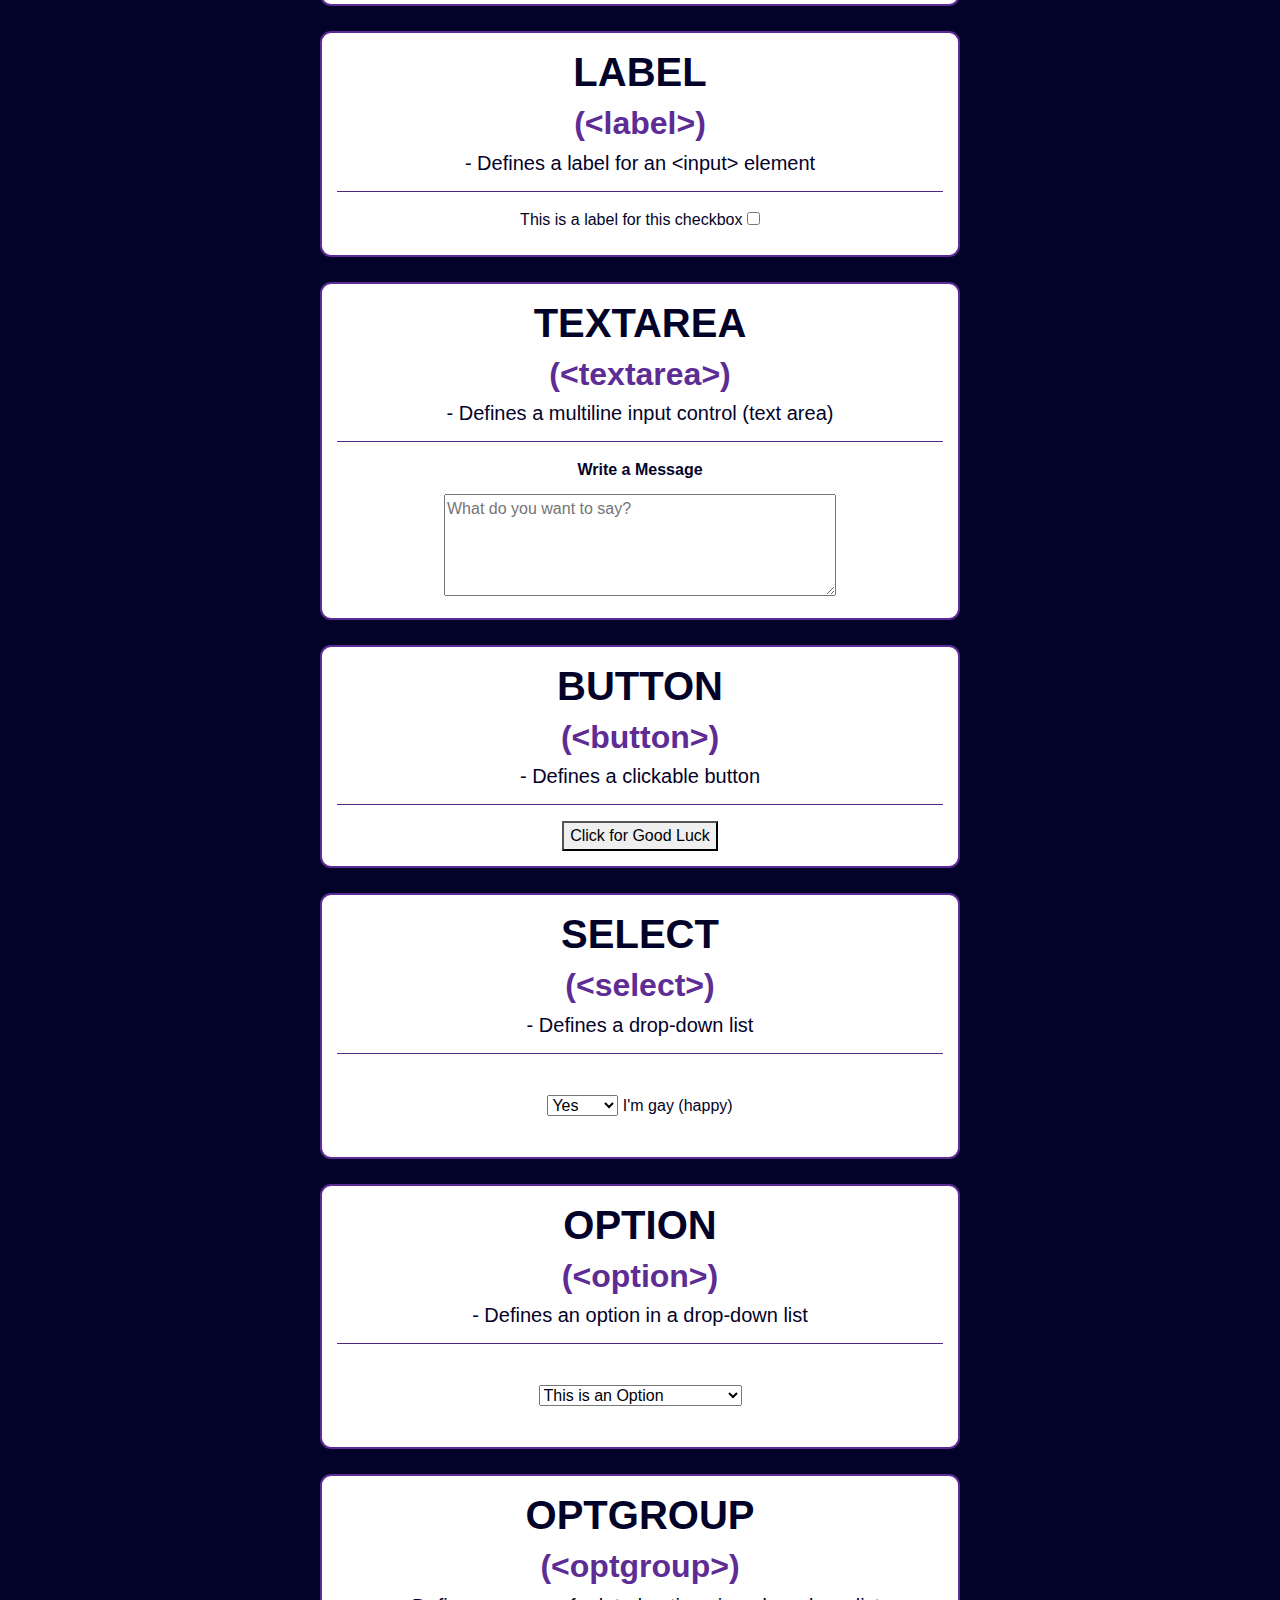
<file: works/html_exercise_03/html_exercise_03.html>
<!DOCTYPE html>
<html lang="en" style="scroll-behavior: smooth;">

<head>
    <meta charset="UTF-8">
    <meta name="viewport" content="width=device-width, initial-scale=1.0">
    <title>HTML Elements</title>

    <link rel="stylesheet" href="https://stackpath.bootstrapcdn.com/bootstrap/4.5.2/css/bootstrap.min.css">
</head>

<body style="background-color: #030329;">
    <header>
        <div>
            <nav class="navbar fixed-top navbar-expand-xl navbar-dark" style="background-color: #222291;">
                <a class="navbar-brand" href="#home">(&#128073;ﾟヮﾟ)&#128073;</a>
                <button class="navbar-toggler" type="button" data-toggle="collapse" data-target="#navbarNav"
                    aria-controls="navbarNav" aria-expanded="false" aria-label="Toggle navigation">
                    <span class="navbar-toggler-icon"></span>
                </button>
                <div class="collapse navbar-collapse" id="navbarNav">
                    <ul class="navbar-nav">
                        <li class="nav-item">
                            <a class="nav-link" href="#home">Home <span class="sr-only"></span></a>
                        </li>
                        <li class="nav-item">
                            <a class="nav-link" href="#basic">Basic HTML</a>
                        </li>
                        <li class="nav-item">
                            <a class="nav-link" href="#formatting">Formatting</a>
                        </li>
                        <li class="nav-item">
                            <a class="nav-link" href="#formsandinput">Forms and Input</a>
                        </li>
                        <li class="nav-item">
                            <a class="nav-link" href="#frames">Frames</a>
                        </li>
                        <li class="nav-item">
                            <a class="nav-link" href="#images">Images</a>
                        </li>
                        <li class="nav-item">
                            <a class="nav-link" href="#audio/video">Audio / Video</a>
                        </li>
                        <li class="nav-item">
                            <a class="nav-link" href="#links">Links</a>
                        </li>
                        <li class="nav-item">
                            <a class="nav-link" href="#lists">Lists</a>
                        </li>
                        <li class="nav-item">
                            <a class="nav-link" href="#tables">Tables</a>
                        </li>
                        <li class="nav-item">
                            <a class="nav-link" href="#stylesandsemantics">Styles and Semantics</a>
                        </li>
                        <li class="nav-item">
                            <a class="nav-link" href="#metainfo">Meta Info</a>
                        </li>
                        <li class="nav-item">
                            <a class="nav-link" href="#programming">Programming</a>
                        </li>
                    </ul>
                </div>
            </nav>
    </header>

    <div id="home">
        <img src="media/banner.png" alt="list of html elements banner" width="100%">
    </div>

    <!--Basic HTML-->

    <section id="basic"
        style="background-color: #030329; color: white; border-top: 2px solid #7C7C92; border-bottom: 2px solid #7C7C92;">
        <header style="text-align: center;">
            <h1>Basic HTML</h1>
        </header>
    </section>

    <!--<!DOCTYPE>-->

    <div class="container text-center"
        style="border-radius: 11px; margin-top: 25px; background-color: white; color: #030329; border: 2px solid #5D2C94; width: 50%;">
        <div class="container" style="padding: 15px 0px;">
            <h1><b>HTML DOCTYPE DECLARATION</b></h1>
            <h2 style="color: #5D2C94;"><b>(&lt;!DOCTYPE&gt;)</b></h2>
            <h5>- Defines HTML headings</h5>
        </div>
    </div>

    <!--<html> -->

    <div class="container text-center"
        style="border-radius: 11px; margin-top: 25px; background-color: white; color: #030329; border: 2px solid #5D2C94; width: 50%;">
        <div class="container" style="padding: 15px 0px;">
            <h1><b>HTML TAG</b></h1>
            <h2 style="color: #5D2C94;"><b>(&lt;html&gt;)</b></h2>
            <h5>- Defines an HTML document</h5>
        </div>
    </div>

    <!--<head>-->

    <div class="container text-center"
        style="border-radius: 11px; margin-top: 25px; background-color: white; color: #030329; border: 2px solid #5D2C94;width: 50%;">
        <div class="container" style="padding: 15px 0px;">
            <h1><b>HEAD TAG</b></h1>
            <h2 style="color: #5D2C94;"><b>(&lt;head&gt;)</b></h2>
            <h5>- Contains metadata/information for the document</h5>
        </div>
    </div>

    <!--<title>-->

    <div class="container text-center"
        style="border-radius: 11px; margin-top: 25px; background-color: white; color: #030329; border: 2px solid #5D2C94;width: 50%;">
        <div class="container" style="padding: 15px 0px;">
            <h1><b>TITLE TAG</b></h1>
            <h2 style="color: #5D2C94;"><b>(&lt;title&gt;)</b></h2>
            <h5>- Defines a title for the document</h5>
        </div>
    </div>

    <!--<body>-->

    <div class="container text-center"
        style="border-radius: 11px; margin-top: 25px; background-color: white; color: #030329; border: 2px solid #5D2C94;width: 50%;">
        <div class="container" style="padding: 15px 0px;">
            <h1><b>BODY TAG</b></h1>
            <h2 style="color: #5D2C94;"><b>(&lt;body&gt;)</b></h2>
            <h5>- Defines the document's body</h5>
        </div>
    </div>

    <!--<h1> to <h6>-->

    <div class="container text-center"
        style="border-radius: 11px; margin-top: 25px; background-color: white; color: #030329; border: 2px solid #5D2C94;width: 50%;">
        <div class="container" style="padding: 15px 0px;">
            <h1><b>HEADINGS</b></h1>
            <h2 style="color: #5D2C94;"><b>(&lt;h1&gt; to &lt;h6&gt;)</b></h2>
            <h5>- Defines HTML headings</h5>
            <hr style="background-color: #5D2C94;">
            <h1>This is an H1 Heading</h1>
            <h2>This is an H2 Heading</h2>
            <h3>This is an H3 Heading</h3>
            <h4>This is an H4 Heading</h4>
            <h5>This is an H5 Heading</h5>
            <h6>This is an H6 Heading</h6>
        </div>
    </div>

    <!--<p>-->

    <div class="container text-center"
        style="border-radius: 11px; margin-top: 25px; background-color: white; color: #030329; border: 2px solid #5D2C94;width: 50%;">
        <div class="container" style="padding: 15px 0px;">
            <h1><b>PARAGRAPH</b></h1>
            <h2 style="color: #5D2C94;"><b>(&lt;p&gt;)</b></h2>
            <h5>- Defines a paragraph</h5>
            <hr style="background-color: #5D2C94;">
            <p>This is a sample paragraph. Lorem ipsum dolor sit amet, consectetur adipiscing elit. Proin vitae justo id
                mauris dapibus interdum. Vestibulum ante ipsum primis in faucibus orci luctus et ultrices posuere
                cubilia Curae; Nunc at justo eget sem fermentum varius.</p>
        </div>
    </div>

    <!--<br>-->

    <div class="container text-center"
        style="border-radius: 11px; margin-top: 25px; background-color: white; color: #030329; border: 2px solid #5D2C94;width: 50%;">
        <div class="container" style="padding: 15px 0px;">
            <h1><b>LINE BREAK</b></h1>
            <h2 style="color: #5D2C94;"><b>(&lt;br&gt;)</b></h2>
            <h5>- Inserts a single line break</h5>
            <hr style="background-color: #5D2C94;">
            <p>This is a sample line.<br>It breaks to a new line after this.<br>This is another line after a line
                break.<br>You get the idea!<br>This is a final line after another line break.</p>
        </div>
    </div>

    <!--<hr>-->

    <div class="container text-center"
        style="border-radius: 11px; margin-top: 25px; background-color: white; color: #030329; border: 2px solid #5D2C94;width: 50%;">
        <div class="container" style="padding: 15px 0px;">
            <h1><b>HORIZONTAL RULE</b></h1>
            <h2 style="color: #5D2C94;"><b>(&lt;hr&gt;)</b></h2>
            <h5>- Defines a thematic change in the content</h5>
            <hr style="background-color: #5D2C94;">
            <p>This is a sample paragraph with a horizontal rule below.</p>
            <hr style="background-color: #5D2C94; width: 50%;">
            <p>This is another paragraph after the horizontal rule.</p>
        </div>
    </div>

    <!--...-->

    <div class="container text-center"
        style="border-radius: 11px; margin-top: 25px; background-color: white; color: #030329; border: 2px solid #5D2C94;width: 50%;">
        <div class="container" style="padding: 15px 0px;">
            <h1><b>COMMENT</b></h1>
            <h2 style="color: #5D2C94;"><b>(&lt;!--...--&gt;)</b></h2>
            <h5>- Defines a comment</h5>
        </div>
    </div>

    <!--Formatting-->

    <section id="formatting"
        style="background-color: #030329; margin-top: 25px; color: white; border-top: 2px solid #7C7C92; border-bottom: 2px solid #7C7C92;">
        <header style="text-align: center;">
            <h1>FORMATTING</h1>
        </header>
    </section>

    <!--<acronym>-->

    <div class="container text-center"
        style="border-radius: 11px; margin-top: 25px; background-color: white; color: #030329; border: 2px solid #5D2C94; width: 50%;">
        <div class="container" style="padding: 15px 0px;">
            <h1><b>ACRONYM</b></h1>
            <h2 style="color: #5D2C94;"><b>(&lt;acronym&gt;)</b></h2>
            <h5>- Not supported in HTML5. Use &lt;abbr&gt; instead. Defines an acronym</h5>
        </div>
    </div>

    <!--<abbr>-->

    <div class="container text-center"
        style="border-radius: 11px; margin-top: 25px; background-color: white; color: #030329; border: 2px solid #5D2C94;width: 50%;">
        <div class="container" style="padding: 15px 0px;">
            <h1><b>ABBREVIATION</b></h1>
            <h2 style="color: #5D2C94;"><b>(&lt;abbr&gt;)</b></h2>
            <h5>- Defines an abbreviation or an acronym</h5>
            <hr style="background-color: #5D2C94;">
            <p>&lt;html&gt; tag is an <abbr title="Hypertext Markup Language">HTML</abbr> element used for creating the
                structure of a web page.</p>
        </div>
    </div>

    <!--<address>-->

    <div class="container text-center"
        style="border-radius: 11px; margin-top: 25px; background-color: white; color: #030329; border: 2px solid #5D2C94;width: 50%;">
        <div class="container" style="padding: 15px 0px;">
            <h1><b>ADDRESS</b></h1>
            <h2 style="color: #5D2C94;"><b>(&lt;address&gt;)</b></h2>
            <h5>- Defines contact information for the author/owner of a document/article</h5>
            <hr style="background-color: #5D2C94;">
            <address>
                Author: <i>Rykiel</i> <br>
                <a href="mailto:rykieldc@gmail.com"><u>Send Mail to the Author</u></a>
            </address>
        </div>
    </div>

    <!--<b>-->

    <div class="container text-center"
        style="border-radius: 11px; margin-top: 25px; background-color: white; color: #030329; border: 2px solid #5D2C94;width: 50%;">
        <div class="container" style="padding: 15px 0px;">
            <h1><b>BOLD</b></h1>
            <h2 style="color: #5D2C94;"><b>(&lt;b&gt;)</b></h2>
            <h5>- Defines bold text</h5>
            <hr style="background-color: #5D2C94;">
            <p>This is a <b>sample bold text</b> within a paragraph. You can use the <b>&lt;b&gt;</b> tag to make text
                bold.</p>
        </div>
    </div>

    <!--<bdi>-->

    <div class="container text-center"
        style="border-radius: 11px; margin-top: 25px; background-color: white; color: #030329; border: 2px solid #5D2C94;width: 50%;">
        <div class="container" style="padding: 15px 0px;">
            <h1><b>BI-DIRECTIONAL ISOLATE</b></h1>
            <h2 style="color: #5D2C94;"><b>(&lt;bdi&gt;)</b></h2>
            <h5>- Isolates a part of text that might be formatted in a different direction from other text outside it
            </h5>
            <hr style="background-color: #5D2C94;">
            <p>This is a <bdi>بسم الله الرحمن الرحيم</bdi> example text.</p>
        </div>
    </div>

    <!--<bdo>-->

    <div class="container text-center"
        style="border-radius: 11px; margin-top: 25px; background-color: white; color: #030329; border: 2px solid #5D2C94;width: 50%;">
        <div class="container" style="padding: 15px 0px;">
            <h1><b>BI-DIRECTIONAL OVERRIDE</b></h1>
            <h2 style="color: #5D2C94;"><b>(&lt;bdo&gt;)</b></h2>
            <h5>- Overrides the current text direction</h5>
            <hr style="background-color: #5D2C94;">
            <p>This is a <bdo dir="rtl">مثال على النص</bdo> example text with right-to-left direction.</p>
        </div>
    </div>

    <!--<big>-->

    <div class="container text-center"
        style="border-radius: 11px; margin-top: 25px; background-color: white; color: #030329; border: 2px solid #5D2C94;width: 50%;">
        <div class="container" style="padding: 15px 0px;">
            <h1><b>BIG</b></h1>
            <h2 style="color: #5D2C94;"><b>(&lt;big&gt;)</b></h2>
            <h5>- Not supported in HTML5. Use CSS instead. Defines big text</h5>
        </div>
    </div>

    <!--<blockquote>-->

    <div class="container text-center"
        style="border-radius: 11px; margin-top: 25px; background-color: white; color: #030329; border: 2px solid #5D2C94; width: 50%;">
        <div class="container" style="padding: 15px 0px;">
            <h1><b>BLOCK QUOTATION</b></h1>
            <h2 style="color: #5D2C94;"><b>(&lt;blockquote&gt;)</b></h2>
            <h5>- Defines a section that is quoted from another source</h5>
            <hr style="background-color: #5D2C94;">

            <blockquote cite="https://www.huxley.net/bnw/four.html">
                <p>Words can be like X-rays, if you use them properly—they'll go through anything. You read and you're
                    pierced.</p>
                <footer>—Aldous Huxley, <cite>Brave New World</cite></footer>
            </blockquote>
        </div>
    </div>

    <!--<center>-->

    <div class="container text-center"
        style="border-radius: 11px; margin-top: 25px; background-color: white; color: #030329; border: 2px solid #5D2C94;width: 50%;">
        <div class="container" style="padding: 15px 0px;">
            <h1><b>CENTER</b></h1>
            <h2 style="color: #5D2C94;"><b>(&lt;center&gt;)</b></h2>
            <h5>- Not supported in HTML5. Use CSS instead. Defines centered text</h5>
        </div>
    </div>

    <!--<cite>-->

    <div class="container text-center"
        style="border-radius: 11px; margin-top: 25px; background-color: white; color: #030329; border: 2px solid #5D2C94;width: 50%;">
        <div class="container" style="padding: 15px 0px;">
            <h1><b>CITATION</b></h1>
            <h2 style="color: #5D2C94;"><b>(&lt;cite&gt;)</b></h2>
            <h5>- Defines the title of a work</h5>
            <hr style="background-color: #5D2C94;">
            <p>The book title is <cite>The Great Gatsby</cite> by F. Scott Fitzgerald.</p>
        </div>
    </div>

    <!--<code>-->

    <div class="container text-center"
        style="border-radius: 11px; margin-top: 25px; background-color: white; color: #030329; border: 2px solid #5D2C94;width: 50%;">
        <div class="container" style="padding: 15px 0px;">
            <h1><b>CODE</b></h1>
            <h2 style="color: #5D2C94;"><b>(&lt;code&gt;)</b></h2>
            <h5>- Defines a piece of computer code</h5>
            <hr style="background-color: #5D2C94;">
            
            <div style="text-align: start;">
                <h4>Console log()</h4>
                <p style="margin-left: 5%;">
                <strong>Description:</strong><br>
                The <code>log()</code> method writes (logs) a message to the console. <br>
                The <code>log()</code> method is useful for testing purposes. <br><br>

                <strong>Syntax:</strong><br>
                <code>console.log("message");</code>
            </p>
            </div>
        </div>
    </div>

    <!--<del>-->

    <div class="container text-center"
        style="border-radius: 11px; margin-top: 25px; background-color: white; color: #030329; border: 2px solid #5D2C94;width: 50%;">
        <div class="container" style="padding: 15px 0px;">
            <h1><b>DELETE</b></h1>
            <h2 style="color: #5D2C94;"><b>(&lt;del&gt;)</b></h2>
            <h5>- Defines text that has been deleted from a document</h5>
            <hr style="background-color: #5D2C94;">
            <p>This is an example of <del>deleted text</del> within a paragraph.</p>
        </div>
    </div>

    <!--<dfn>-->

    <div class="container text-center"
        style="border-radius: 11px; margin-top: 25px; background-color: white; color: #030329; border: 2px solid #5D2C94;width: 50%;">
        <div class="container" style="padding: 15px 0px;">
            <h1><b>DEFINITION</b></h1>
            <h2 style="color: #5D2C94;"><b>(&lt;dfn&gt;)</b></h2>
            <h5>- Specifies a term that is going to be defined within the content</h5>
            <hr style="background-color: #5D2C94;">
            <p>The <dfn>HTML</dfn> stands for Hypertext Markup Language.</p>
        </div>
    </div>

    <!--<em>-->

    <div class="container text-center"
        style="border-radius: 11px; margin-top: 25px; background-color: white; color: #030329; border: 2px solid #5D2C94; width: 50%;">
        <div class="container" style="padding: 15px 0px;">
            <h1><b>EMPHASIS</b></h1>
            <h2 style="color: #5D2C94;"><b>(&lt;em&gt;)</b></h2>
            <h5>- Defines emphasized text</h5>
            <hr style="background-color: #5D2C94;">
            <p>This is an example of <em>emphasized text</em> within a paragraph.</p>
        </div>
    </div>

    <!--<font>-->

    <div class="container text-center"
        style="border-radius: 11px; margin-top: 25px; background-color: white; color: #030329; border: 2px solid #5D2C94;width: 50%;">
        <div class="container" style="padding: 15px 0px;">
            <h1><b>FONT</b></h1>
            <h2 style="color: #5D2C94;"><b>(&lt;font&gt;)</b></h2>
            <h5>- Not supported in HTML5. Use CSS instead. Defines font, color, and size for text</h5>
        </div>
    </div>

    <!--<i>-->

    <div class="container text-center"
        style="border-radius: 11px; margin-top: 25px; background-color: white; color: #030329; border: 2px solid #5D2C94;width: 50%;">
        <div class="container" style="padding: 15px 0px;">
            <h1><b>ITALICIZE</b></h1>
            <h2 style="color: #5D2C94;"><b>(&lt;i&gt;)</b></h2>
            <h5>- Defines a part of text in an alternate voice or mood</h5>
            <hr style="background-color: #5D2C94;">
            <p>This is an example of <i>italicized text</i> within a paragraph.</p>
        </div>
    </div>

    <!--<ins>-->

    <div class="container text-center"
        style="border-radius: 11px; margin-top: 25px; background-color: white; color: #030329; border: 2px solid #5D2C94;width: 50%;">
        <div class="container" style="padding: 15px 0px;">
            <h1><b>INSERT</b></h1>
            <h2 style="color: #5D2C94;"><b>(&lt;ins&gt;)</b></h2>
            <h5>- Defines a text that has been inserted into a document</h5>
            <hr style="background-color: #5D2C94;">
            <p>This is an example of <ins>inserted text</ins> within a paragraph.</p>
        </div>
    </div>

    <!--<kbd>-->

    <div class="container text-center"
        style="border-radius: 11px; margin-top: 25px; background-color: white; color: #030329; border: 2px solid #5D2C94;width: 50%;">
        <div class="container" style="padding: 15px 0px;">
            <h1><b>KEYBOARD INPUT</b></h1>
            <h2 style="color: #5D2C94;"><b>(&lt;kbd&gt;)</b></h2>
            <h5>- Defines keyboard input</h5>
            <hr style="background-color: #5D2C94;">
            <p>To save the document, press <kbd>Ctrl</kbd> + <kbd>S</kbd>.</p>
        </div>
    </div>

    <!--<mark>-->

    <div class="container text-center"
        style="border-radius: 11px; margin-top: 25px; background-color: white; color: #030329; border: 2px solid #5D2C94;width: 50%;">
        <div class="container" style="padding: 15px 0px;">
            <h1><b>MARK</b></h1>
            <h2 style="color: #5D2C94;"><b>(&lt;mark&gt;)</b></h2>
            <h5>- Defines marked/highlighted text</h5>
            <hr style="background-color: #5D2C94;">
            <p>This is an example of <mark>highlighted text</mark> within a paragraph.</p>
        </div>
    </div>

    <!--<meter>-->

    <div class="container text-center"
        style="border-radius: 11px; margin-top: 25px; background-color: white; color: #030329; border: 2px solid #5D2C94; width: 50%;">
        <div class="container" style="padding: 15px 0px;">
            <h1><b>METER</b></h1>
            <h2 style="color: #5D2C94;"><b>(&lt;meter&gt;)</b></h2>
            <h5>- Defines a scalar measurement within a known range (a gauge)</h5>
            <hr style="background-color: #5D2C94;">
            <meter value="60" min="0" max="100">60%</meter>
        </div>
    </div>

    <!--<pre>-->

    <div class="container text-center"
        style="border-radius: 11px; margin-top: 25px; background-color: white; color: #030329; border: 2px solid #5D2C94;width: 50%;">
        <div class="container" style="padding: 15px 0px;">
            <h1><b>PREFORMATTED TEXT</b></h1>
            <h2 style="color: #5D2C94;"><b>(&lt;pre&gt;)</b></h2>
            <h5>- Defines preformatted text</h5>
            <hr style="background-color: #5D2C94;">
            <pre>
                This is
                   preformatted
                         text
                        with
                    preserved
                          spaces
            </pre>
        </div>
    </div>

    <!--<progress>-->

    <div class="container text-center"
        style="border-radius: 11px; margin-top: 25px; background-color: white; color: #030329; border: 2px solid #5D2C94;width: 50%;">
        <div class="container" style="padding: 15px 0px;">
            <h1><b>PROGRESS</b></h1>
            <h2 style="color: #5D2C94;"><b>(&lt;progress&gt;)</b></h2>
            <h5>- Represents the progress of a task</h5>
            <hr style="background-color: #5D2C94;">
            <progress value="50" max="100"></progress>
        </div>
    </div>

    <!--<q>-->

    <div class="container text-center"
        style="border-radius: 11px; margin-top: 25px; background-color: white; color: #030329; border: 2px solid #5D2C94;width: 50%;">
        <div class="container" style="padding: 15px 0px;">
            <h1><b>INLINE QUOTATION</b></h1>
            <h2 style="color: #5D2C94;"><b>(&lt;q&gt;)</b></h2>
            <h5>- Defines a short quotation</h5>
            <hr style="background-color: #5D2C94;">
            <p>Bernard Show says:
                <q>He who can, does; he who cannot, teaches.</q>
            </p>
        </div>
    </div>

    <!--<rp>-->

    <div class="container text-center"
        style="border-radius: 11px; margin-top: 25px; background-color: white; color: #030329; border: 2px solid #5D2C94;width: 50%;">
        <div class="container" style="padding: 15px 0px;">
            <h1><b>RUBY FALLBACK PARENTHESIS</b></h1>
            <h2 style="color: #5D2C94;"><b>(&lt;rp&gt;)</b></h2>
            <h5>- Defines what to show in browsers that do not support ruby annotations</h5>
            <hr style="background-color: #5D2C94;">
            <ruby>
                你 <rp>(</rp>
                <rt>ni</rt>
                <rp>)</rp>
                好 <rp>(</rp>
                <rt>hao</rt>
                <rp>)</rp>
            </ruby>
        </div>
    </div>

    <!--<rt>-->

    <div class="container text-center"
        style="border-radius: 11px; margin-top: 25px; background-color: white; color: #030329; border: 2px solid #5D2C94;width: 50%;">
        <div class="container" style="padding: 15px 0px;">
            <h1><b>RUBY TEXT</b></h1>
            <h2 style="color: #5D2C94;"><b>(&lt;rt&gt;)</b></h2>
            <h5>- Defines an explanation/pronunciation of characters (for East Asian typography)</h5>
            <hr style="background-color: #5D2C94;">

            <ruby>
                漢 <rt>Kan</rt>
                字 <rt>ji</rt>
            </ruby>
        </div>
    </div>

    <!--<ruby>-->

    <div class="container text-center"
        style="border-radius: 11px; margin-top: 25px; background-color: white; color: #030329; border: 2px solid #5D2C94; width: 50%;">
        <div class="container" style="padding: 15px 0px;">
            <h1><b>RUBY ANNOTATION</b></h1>
            <h2 style="color: #5D2C94;"><b>(&lt;ruby&gt;)</b></h2>
            <h5>- Defines a ruby annotation (for East Asian typography)</h5>
            <hr style="background-color: #5D2C94;">

            <ruby>
                明日 <rp>(</rp>
                <rt>Ashita</rt>
                <rp>)</rp>
            </ruby>
        </div>
    </div>

    <!--<s>-->

    <div class="container text-center"
        style="border-radius: 11px; margin-top: 25px; background-color: white; color: #030329; border: 2px solid #5D2C94;width: 50%;">
        <div class="container" style="padding: 15px 0px;">
            <h1><b>STRIKETHROUGH</b></h1>
            <h2 style="color: #5D2C94;"><b>(&lt;s&gt;)</b></h2>
            <h5>- Defines text that is no longer correct</h5>
            <hr style="background-color: #5D2C94;">
            <p>This is an example of <s>strikethrough text</s>.</p>
        </div>
    </div>

    <!--<samp>-->

    <div class="container text-center"
        style="border-radius: 11px; margin-top: 25px; background-color: white; color: #030329; border: 2px solid #5D2C94;width: 50%;">
        <div class="container" style="padding: 15px 0px;">
            <h1><b>SAMPLE OUTPUT</b></h1>
            <h2 style="color: #5D2C94;"><b>(&lt;samp&gt;)</b></h2>
            <h5>- Defines sample output from a computer program</h5>
            <hr style="background-color: #5D2C94;">
            <samp>This is sample output from a computer program.</samp>
        </div>
    </div>

    <!--<small>-->

    <div class="container text-center"
        style="border-radius: 11px; margin-top: 25px; background-color: white; color: #030329; border: 2px solid #5D2C94;width: 50%;">
        <div class="container" style="padding: 15px 0px;">
            <h1><b>SMALL</b></h1>
            <h2 style="color: #5D2C94;"><b>(&lt;small&gt;)</b></h2>
            <h5>- Defines smaller text</h5>
            <hr style="background-color: #5D2C94;">
            <p>This is an example of <small>smaller text</small>.</p>
        </div>
    </div>

    <!--<strike>-->

    <div class="container text-center"
        style="border-radius: 11px; margin-top: 25px; background-color: white; color: #030329; border: 2px solid #5D2C94;width: 50%;">
        <div class="container" style="padding: 15px 0px;">
            <h1><b>STRIKE</b></h1>
            <h2 style="color: #5D2C94;"><b>(&lt;strike&gt;)</b></h2>
            <h5>- Not supported in HTML5. Use &lt;del&gt or &lt;s&gt instead. Defines strikethrough text</h5>
        </div>
    </div>

    <!--<strong>-->

    <div class="container text-center"
        style="border-radius: 11px; margin-top: 25px; background-color: white; color: #030329; border: 2px solid #5D2C94;width: 50%;">
        <div class="container" style="padding: 15px 0px;">
            <h1><b>STRONG</b></h1>
            <h2 style="color: #5D2C94;"><b>(&lt;strong&gt;)</b></h2>
            <h5>- Defines important text</h5>
            <hr style="background-color: #5D2C94;">
            <p>This is an example of <strong>strong text</strong>.</p>
        </div>
    </div>

    <!--<sub>-->

    <div class="container text-center"
        style="border-radius: 11px; margin-top: 25px; background-color: white; color: #030329; border: 2px solid #5D2C94; width: 50%;">
        <div class="container" style="padding: 15px 0px;">
            <h1><b>SUBSCRIPT</b></h1>
            <h2 style="color: #5D2C94;"><b>(&lt;sub&gt;)</b></h2>
            <h5>- Defines subscripted text</h5>
            <hr style="background-color: #5D2C94;">
            <p>H<sub>2</sub>O</p>
        </div>
    </div>

    <!--<sup>-->

    <div class="container text-center"
        style="border-radius: 11px; margin-top: 25px; background-color: white; color: #030329; border: 2px solid #5D2C94;width: 50%;">
        <div class="container" style="padding: 15px 0px;">
            <h1><b>SUPERSCRIPT</b></h1>
            <h2 style="color: #5D2C94;"><b>(&lt;sup&gt;)</b></h2>
            <h5>- Defines superscripted text</h5>
            <hr style="background-color: #5D2C94;">
            <p>2<sup>2</sup> = 4</p>
        </div>
    </div>

    <!--<template>-->

    <div class="container text-center"
        style="border-radius: 11px; margin-top: 25px; background-color: white; color: #030329; border: 2px solid #5D2C94;width: 50%;">
        <div class="container" style="padding: 15px 0px;">
            <h1><b>TEMPLATE</b></h1>
            <h2 style="color: #5D2C94;"><b>(&lt;template&gt;)</b></h2>
            <h5>- Defines a container for content that should be hidden when the page loads</h5>
            <hr style="background-color: #5D2C94;">
            <template id="myTemplate">
                <p>Template content</p>
            </template>
            <div id="normalContent">
                <p>First paragraph</p>
            </div>
            <!-- JavaScript function clones the template and adds it to the document. -->
            <button onclick="useTemplate();">Show content</button>
            <script>
                function useTemplate() {
                    var myTemplate = document.getElementById('myTemplate');
                    normalContent = document.getElementById('normalContent');
                    clonedTemplate = myTemplate.content.cloneNode(true);
                    normalContent.appendChild(clonedTemplate);
                }
            </script>
        </div>
    </div>

    <!--<time>-->

    <div class="container text-center"
        style="border-radius: 11px; margin-top: 25px; background-color: white; color: #030329; border: 2px solid #5D2C94;width: 50%;">
        <div class="container" style="padding: 15px 0px;">
            <h1><b>TIME</b></h1>
            <h2 style="color: #5D2C94;"><b>(&lt;time&gt;)</b></h2>
            <h5>- Defines a specific time (or datetime)</h5>
            <hr style="background-color: #5D2C94;">
            <p>The current time is <time datetime="2024-02-06T12:30:00">12:30 PM</time>.</p>
        </div>
    </div>

    <!--<tt>-->

    <div class="container text-center"
        style="border-radius: 11px; margin-top: 25px; background-color: white; color: #030329; border: 2px solid #5D2C94;width: 50%;">
        <div class="container" style="padding: 15px 0px;">
            <h1><b>TELETYPE TEXT</b></h1>
            <h2 style="color: #5D2C94;"><b>(&lt;tt&gt;)</b></h2>
            <h5>- Not supported in HTML5. Use CSS instead. Defines teletype text</h5>
            <hr style="background-color: #5D2C94;">
            <p>This is an example of <span style="font-family: 'Courier New', monospace;">teletype text</span>.</p>
        </div>
    </div>

    <!--<u>-->

    <div class="container text-center"
        style="border-radius: 11px; margin-top: 25px; background-color: white; color: #030329; border: 2px solid #5D2C94;width: 50%;">
        <div class="container" style="padding: 15px 0px;">
            <h1><b>UNDERLINE</b></h1>
            <h2 style="color: #5D2C94;"><b>(&lt;u&gt;)</b></h2>
            <h5>- Defines some text that is unarticulated and styled differently from normal text</h5>
            <hr style="background-color: #5D2C94;">
            <p>This is an example of <u>underlined text</u>.</p>
        </div>
    </div>

    <!--<var>-->

    <div class="container text-center"
        style="border-radius: 11px; margin-top: 25px; background-color: white; color: #030329; border: 2px solid #5D2C94;width: 50%;">
        <div class="container" style="padding: 15px 0px;">
            <h1><b>VARIABLE</b></h1>
            <h2 style="color: #5D2C94;"><b>(&lt;var&gt;)</b></h2>
            <h5>- Defines a variable</h5>
            <hr style="background-color: #5D2C94;">
            <p>In mathematics, <var>x</var> is commonly used to represent an unknown variable.</p>
        </div>
    </div>

    <!--<wbr>-->

    <div class="container text-center"
        style="border-radius: 11px; margin-top: 25px; background-color: white; color: #030329; border: 2px solid #5D2C94;width: 50%;">
        <div class="container" style="padding: 15px 0px;">
            <h1><b>WORD BREAK OPPORTUNITY</b></h1>
            <h2 style="color: #5D2C94;"><b>(&lt;wbr&gt;)</b></h2>
            <h5>- Defines a possible line-break</h5>
            <hr style="background-color: #5D2C94;">
            <p>This is a long word: pneumono­ultra­micro­scopic­silico­volcano­coniosis<wbr>.</p>
        </div>
    </div>


    <!--Forms and Inputs-->

    <section id="formsandinput"
        style="background-color: #030329; margin-top: 25px; color: white; border-top: 2px solid #7C7C92; border-bottom: 2px solid #7C7C92;">
        <header style="text-align: center;">
            <h1>FORMS AND INPUTS</h1>
        </header>
    </section>

    <!--<form>-->

    <div class="container text-center"
        style="border-radius: 11px; margin-top: 25px; background-color: white; color: #030329; border: 2px solid #5D2C94; width: 50%;">
        <div class="container" style="padding: 15px 0px;">
            <h1><b>FORM</b></h1>
            <h2 style="color: #5D2C94;"><b>(&lt;form&gt;)</b></h2>
            <h5>- Defines an HTML form for user input</h5>
        </div>
    </div>

    <!--<input>-->

    <div class="container text-center"
        style="border-radius: 11px; margin-top: 25px; background-color: white; color: #030329; border: 2px solid #5D2C94;width: 50%;">
        <div class="container" style="padding: 15px 0px;">
            <h1><b>INPUT</b></h1>
            <h2 style="color: #5D2C94;"><b>(&lt;input&gt;)</b></h2>
            <h5>- Defines an input control</h5>
            <hr style="background-color: #5D2C94;">

            <form>
                <label for="name" style="display: inline-block; width: 100px;">Name:</label>
                <input type="text" id="name" name="name"
                    style="width: calc(50% - 100px); margin-bottom: 10px; padding: 5px; display: inline-block;">
                <br>
                <label for="age" style="display: inline-block; width: 100px;">Age:</label>
                <input type="number" id="age" name="age"
                    style="width: calc(50% - 100px); margin-bottom: 10px; padding: 5px; display: inline-block;">
            </form>
        </div>
    </div>

    <!--<label>-->

    <div class="container text-center"
        style="border-radius: 11px; margin-top: 25px; background-color: white; color: #030329; border: 2px solid #5D2C94;width: 50%;">
        <div class="container" style="padding: 15px 0px;">
            <h1><b>LABEL</b></h1>
            <h2 style="color: #5D2C94;"><b>(&lt;label&gt;)</b></h2>
            <h5>-
                Defines a label for an &lt;input&gt; element</h5>
            <hr style="background-color: #5D2C94;">

            <form>
                <label for="chck">This is a label for this checkbox </label>
                <input type="checkbox">
                <br>
            </form>
        </div>
    </div>

    <!--<textarea>-->

    <div class="container text-center"
        style="border-radius: 11px; margin-top: 25px; background-color: white; color: #030329; border: 2px solid #5D2C94;width: 50%;">
        <div class="container" style="padding: 15px 0px;">
            <h1><b>TEXTAREA</b></h1>
            <h2 style="color: #5D2C94;"><b>(&lt;textarea&gt;)</b></h2>
            <h5>- Defines a multiline input control (text area)</h5>
            <hr style="background-color: #5D2C94;">

            <form>
                <p><b><label for="mssg">Write a Message</label></b></p>
                <textarea id="mssg" name="mssg" rows="4" cols="40" placeholder="What do you want to say?"
                    style="margin-top: -2%;"></textarea>
            </form>
        </div>
    </div>

    <!--button-->
    <div class="container text-center"
        style="border-radius: 11px; margin-top: 25px; background-color: white; color: #030329; border: 2px solid #5D2C94;width: 50%;">
        <div class="container" style="padding: 15px 0px;">
            <h1><b>BUTTON</b></h1>
            <h2 style="color: #5D2C94;"><b>(&lt;button&gt;)</b></h2>
            <h5>- Defines a clickable button</h5>
            <hr style="background-color: #5D2C94;">

            <button onclick="alert('Good luck!')">Click for Good Luck</button>
        </div>
    </div>

    <!--select-->
    <div class="container text-center"
        style="border-radius: 11px; margin-top: 25px; background-color: white; color: #030329; border: 2px solid #5D2C94;width: 50%;">
        <div class="container" style="padding: 15px 0px;">
            <h1><b>SELECT</b></h1>
            <h2 style="color: #5D2C94;"><b>(&lt;select&gt;)</b></h2>
            <h5>- Defines a drop-down list</h5>
            <hr style="background-color: #5D2C94;">
            <br>
            <select>
                <option value="A">Yes</option>
                <option value="B">No</option>
                <option value="C">Maybe</option>
            </select>
            <p style="display: inline;">I'm gay (happy)</p>
            <br><br>
        </div>
    </div>

    <!--option-->
    <div class="container text-center"
        style="border-radius: 11px; margin-top: 25px; background-color: white; color: #030329; border: 2px solid #5D2C94;width: 50%;">
        <div class="container" style="padding: 15px 0px;">
            <h1><b>OPTION</b></h1>
            <h2 style="color: #5D2C94;"><b>(&lt;option&gt;)</b></h2>
            <h5>- Defines an option in a drop-down list</h5>
            <hr style="background-color: #5D2C94;">
            <br>
            <select>
                <option value="select">This is an Option</option>
                <option value="select">This is an Another Option</option>
            </select>
            <br><br>
        </div>
    </div>

    <!--optgroup-->
    <div class="container text-center"
        style="border-radius: 11px; margin-top: 25px; background-color: white; color: #030329; border: 2px solid #5D2C94;width: 50%;">
        <div class="container" style="padding: 15px 0px;">
            <h1><b>OPTGROUP</b></h1>
            <h2 style="color: #5D2C94;"><b>(&lt;optgroup&gt;)</b></h2>
            <h5>- Defines a group of related options in a drop-down list</h5>
            <hr style="background-color: #5D2C94;">
            <br>
            <select>
                <option value="select">Select a Color</option>
                <optgroup label="Primary Colors">
                    <option value="#FF5733" style="background-color: #FF5733; color: white;">Red</option>
                    <option value="#3498db" style="background-color: #3498db; color: white;">Blue</option>
                    <option value="#f39c12" style="background-color: #fbff00; color: black;">Yellow</option>
                </optgroup>
                <optgroup label="Secondary Colors">
                    <option value="#e74c3c" style="background-color: #f78400; color: white;">Orange</option>
                    <option value="#9b59b6" style="background-color: #9b59b6; color: white;">Violet</option>
                    <option value="#2ecc71" style="background-color: #2ecc71; color: white;">Green</option>
                </optgroup>
            </select>
            <br><br>
        </div>
    </div>

    <!--<fieldset>-->
    <div class="container text-center"
        style="border-radius: 11px; margin-top: 25px; background-color: white; color: #030329; border: 2px solid #5D2C94;width: 50%;">
        <div class="container" style="padding: 15px 0px;">
            <h1><b>FIELDSET</b></h1>
            <h2 style="color: #5D2C94;"><b>(&lt;fieldset&gt;)</b></h2>
            <h5>- Groups related elements in a form</h5>
            <hr style="background-color: #5D2C94;">
            <br>
            <form>
                <fieldset>
                    <legend><b>Contact Information</b></legend><br>
                    <label for="name" style="display: inline-block; width: 75px;">Name:</label>
                    <input type="text" id="name" name="name"
                        style="width: calc(50% - 100px); margin-bottom: 10px; padding: 5px; display: inline-block;"><br>
                    <label for="age" style="display: inline-block; width: 75px;">Age:</label>
                    <input type="number" id="age" name="age"
                        style="width: calc(50% - 100px); margin-bottom: 10px; padding: 5px; display: inline-block;"><br>
                    <label for="email" style="display: inline-block; width: 75px;">Email:</label>
                    <input type="email" id="email" name="email"
                        style="width: calc(50% - 100px); margin-bottom: 10px; padding: 5px; display: inline-block;">
                </fieldset>
            </form>
            <br><br>
        </div>
    </div>

    <!--<legend>-->
    <div class="container text-center"
        style="border-radius: 11px; margin-top: 25px; background-color: white; color: #030329; border: 2px solid #5D2C94;width: 50%;">
        <div class="container" style="padding: 15px 0px;">
            <h1><b>LEGEND</b></h1>
            <h2 style="color: #5D2C94;"><b>(&lt;legend&gt;)</b></h2>
            <h5>- Defines a caption for a &lt;fieldset&gt; element</h5>
            <hr style="background-color: #5D2C94;">
            <br>
            <form>
                <fieldset>
                    <legend><b>This is a Legend</b></legend><br>
                    <label for="name" style="display: inline-block; width: 75px;">Name:</label>
                    <input type="text" id="name" name="name"
                        style="width: calc(50% - 100px); margin-bottom: 10px; padding: 5px; display: inline-block;"><br>
                    <label for="age" style="display: inline-block; width: 75px;">Age:</label>
                    <input type="number" id="age" name="age"
                        style="width: calc(50% - 100px); margin-bottom: 10px; padding: 5px; display: inline-block;"><br>
                    <label for="email" style="display: inline-block; width: 75px;">Email:</label>
                    <input type="email" id="email" name="email"
                        style="width: calc(50% - 100px); margin-bottom: 10px; padding: 5px; display: inline-block;">
                </fieldset>
            </form>
            <br><br>
        </div>
    </div>

    <!--<datalist>-->
    <div class="container text-center"
        style="border-radius: 11px; margin-top: 25px; background-color: white; color: #030329; border: 2px solid #5D2C94;width: 50%;">
        <div class="container" style="padding: 15px 0px;">
            <h1><b>DATALIST</b></h1>
            <h2 style="color: #5D2C94;"><b>(&lt;datalist&gt;)</b></h2>
            <h5>- Specifies a list of pre-defined options for input controls</h5>
            <hr style="background-color: #5D2C94;">
            <br>
            <label for="browser">Choose a browser:</label>
            <input list="browsers" id="browser" name="browser">

            <datalist id="browsers">
                <option value="Chrome">
                <option value="Firefox">
                <option value="Edge">
                <option value="Safari">
                <option value="Opera">
            </datalist>

            <br><br>
        </div>
    </div>

    <!--<output>-->
    <div class="container text-center"
        style="border-radius: 11px; margin-top: 25px; background-color: white; color: #030329; border: 2px solid #5D2C94;width: 50%;">
        <div class="container" style="padding: 15px 0px;">
            <h1><b>OUTPUT</b></h1>
            <h2 style="color: #5D2C94;"><b>(&lt;output&gt;)</b></h2>
            <h5>- Defines the result of a calculation</h5>
            <hr style="background-color: #5D2C94;">
            <br>
            <form oninput="result.value = parseInt(a.value) + parseInt(b.value)">
                <input type="number" id="a" name="a"> +
                <input type="number" id="b" name="b"> =
                <output name="result" for="a b"></output>
            </form>
            <br><br>
        </div>
    </div>

    <!--Frames-->

    <section id="frames"
        style="background-color: #030329; margin-top: 25px; color: white; border-top: 2px solid #7C7C92; border-bottom: 2px solid #7C7C92;">
        <header style="text-align: center;">
            <h1>FRAMES</h1>
        </header>
    </section>

    <!--<frame>-->

    <div class="container text-center"
        style="border-radius: 11px; margin-top: 25px; background-color: white; color: #030329; border: 2px solid #5D2C94; width: 50%;">
        <div class="container" style="padding: 15px 0px;">
            <h1><b>FRAME</b></h1>
            <h2 style="color: #5D2C94;"><b>(&lt;frame&gt;)</b></h2>
            <h5>- Not supported in HTML5. Defines a window (a frame) in a frameset</h5>
        </div>
    </div>

    <!--<frameset>-->

    <div class="container text-center"
        style="border-radius: 11px; margin-top: 25px; background-color: white; color: #030329; border: 2px solid #5D2C94;width: 50%;">
        <div class="container" style="padding: 15px 0px;">
            <h1><b>FRAMESET</b></h1>
            <h2 style="color: #5D2C94;"><b>(&lt;frameset&gt;)</b></h2>
            <h5>- Not supported in HTML5. Defines a set of frames.</h5>
        </div>
    </div>

    <!--<noframes>-->

    <div class="container text-center"
        style="border-radius: 11px; margin-top: 25px; background-color: white; color: #030329; border: 2px solid #5D2C94; width: 50%;">
        <div class="container" style="padding: 15px 0px;">
            <h1><b>NOFRAMES</b></h1>
            <h2 style="color: #5D2C94;"><b>(&lt;noframes&gt;)</b></h2>
            <h5>- Not supported in HTML5. Defines an alternate content for users that do not support frames.</h5>
        </div>
    </div>

    <!--<iframe>-->

    <div class="container text-center"
        style="border-radius: 11px; margin-top: 25px; background-color: white; color: #030329; border: 2px solid #5D2C94;width: 50%;">
        <div class="container" style="padding: 15px 0px;">
            <h1><b>IFRAME</b></h1>
            <h2 style="color: #5D2C94;"><b>(&lt;iframe&gt;)</b></h2>
            <h5>- Defines an inline frame</h5>
            <hr style="background-color: #5D2C94;">
            <iframe style="border-radius:12px"
                src="https://open.spotify.com/embed/playlist/37i9dQZF1DXbcPC6Vvqudd?utm_source=generator&theme=0"
                width="100%" height="352" frameBorder="0" allowfullscreen=""
                allow="autoplay; clipboard-write; encrypted-media; fullscreen; picture-in-picture"
                loading="lazy"></iframe>
        </div>
    </div>

    <!--Images-->

    <section id="images"
        style="background-color: #030329; margin-top: 25px; color: white; border-top: 2px solid #7C7C92; border-bottom: 2px solid #7C7C92;">
        <header style="text-align: center;">
            <h1>Images</h1>
        </header>
    </section>

    <!--<img>-->

    <div class="container text-center"
        style="border-radius: 11px; margin-top: 25px; background-color: white; color: #030329; border: 2px solid #5D2C94; width: 50%;">
        <div class="container" style="padding: 15px 0px;">
            <h1><b>IMG</b></h1>
            <h2 style="color: #5D2C94;"><b>(&lt;img&gt;)</b></h2>
            <h5>- Defines an image</h5>
            <hr style="background-color: #5D2C94;">
            <img src="media/harry.jpg" alt="Harry Roque" style="width: 30%;">
        </div>
    </div>

    <!--<map>-->

    <div class="container text-center"
        style="border-radius: 11px; margin-top: 25px; background-color: white; color: #030329; border: 2px solid #5D2C94;width: 50%;">
        <div class="container" style="padding: 15px 0px;">
            <h1><b>MAP</b></h1>
            <h2 style="color: #5D2C94;"><b>(&lt;map&gt;)</b></h2>
            <h5>- Defines a client-side image map</h5>
            <hr style="background-color: #5D2C94;">

            <p>Click on the computer, the phone, or the cup of coffee to go to a new page and read more about the topic:
            </p>

            <img src="media/workplace.jpg" alt="Workplace" usemap="#workmap" width="400" height="379">

            <map name="workmap">
                <area shape="rect" coords="34,44,270,350" alt="Computer" href="map_files/computer.htm">
                <area shape="rect" coords="290,172,333,250" alt="Phone" href="map_files/phone.htm">
                <area shape="circle" coords="337,300,44" alt="Cup of coffee" href="map_files/coffee.htm">
            </map>
        </div>
    </div>

    <!--<area>-->

    <div class="container text-center"
        style="border-radius: 11px; margin-top: 25px; background-color: white; color: #030329; border: 2px solid #5D2C94; width: 50%;">
        <div class="container" style="padding: 15px 0px;">
            <h1><b>AREA</b></h1>
            <h2 style="color: #5D2C94;"><b>(&lt;area&gt;)</b></h2>
            <h5>- Defines an area inside an image map</h5>
            <hr style="background-color: #5D2C94;">

            <map name="infographic">
                <area shape="poly" coords="129,0,260,95,129,138" href="https://developer.mozilla.org/docs/Web/HTTP"
                    target="_blank" alt="HTTP" />
                <area shape="poly" coords="260,96,209,249,130,138" href="https://developer.mozilla.org/docs/Web/HTML"
                    target="_blank" alt="HTML" />
                <area shape="poly" coords="209,249,49,249,130,139"
                    href="https://developer.mozilla.org/docs/Web/JavaScript" target="_blank" alt="JavaScript" />
                <area shape="poly" coords="48,249,0,96,129,138" href="https://developer.mozilla.org/docs/Web/API"
                    target="_blank" alt="Web APIs" />
                <area shape="poly" coords="0,95,128,0,128,137" href="https://developer.mozilla.org/docs/Web/CSS"
                    target="_blank" alt="CSS" />
            </map>
            <img usemap="#infographic" src="media/info.png" alt="MDN infographic" />
        </div>
    </div>

    <!--<canvas>-->

    <div class="container text-center"
        style="border-radius: 11px; margin-top: 25px; background-color: white; color: #030329; border: 2px solid #5D2C94;width: 50%;">
        <div class="container" style="padding: 15px 0px;">
            <h1><b>CANVAS</b></h1>
            <h2 style="color: #5D2C94;"><b>(&lt;canvas&gt;)</b></h2>
            <h5>- Used to draw graphics, on the fly, via scripting (usually JavaScript)</h5>
            <hr style="background-color: #5D2C94;">
            <canvas id="canvas" style="border: 1px solid black;"></canvas>
            <br>
            <button onclick="Restore()">Undo</button>
            <button onclick="Clear()">Clear</button>

            <div onclick="change_color(this)" style="background:red; border-radius: 50%; width: 30px; height: 30px;"
                class="stroke-color"></div>
            <div onclick="change_color(this)" style="background:blue; border-radius: 50%; width: 30px; height: 30px;"
                class="stroke-color"></div>
            <input type="color" oninput="stroke_color = this.value" placeholder="Colors">
        </div>
        <input type="range" min="1" max="100" oninput="stroke_width = this.value">
    </div>
    </div>

    <!--<figure>-->

    <div class="container text-center"
        style="border-radius: 11px; margin-top: 25px; background-color: white; color: #030329; border: 2px solid #5D2C94;width: 50%;">
        <div class="container" style="padding: 15px 0px;">
            <h1><b>FIGURE</b></h1>
            <h2 style="color: #5D2C94;"><b>(&lt;figure&gt;)</b></h2>
            <h5>- Specifies self-contained content</h5>
        </div>
    </div>

    <!--<figcaption>-->

    <div class="container text-center"
        style="border-radius: 11px; margin-top: 25px; background-color: white; color: #030329; border: 2px solid #5D2C94; width: 50%;">
        <div class="container" style="padding: 15px 0px;">
            <h1><b>FIGCAPTION</b></h1>
            <h2 style="color: #5D2C94;"><b>(&lt;figcaption&gt;)</b></h2>
            <h5>- Defines a caption for a &lt;figure&gt; element</h5>
            <hr style="background-color: #5D2C94;">
            <figure>
                <img src="media/harry.jpg" alt="Harry Roque" style="width: 30%;">
                <figcaption>Cute Harry Roque</figcaption>
            </figure>
        </div>
    </div>

    <!--<picture>-->

    <div class="container text-center"
        style="border-radius: 11px; margin-top: 25px; background-color: white; color: #030329; border: 2px solid #5D2C94; width: 50%;">
        <div class="container" style="padding: 15px 0px;">
            <h1><b>PICTURE</b></h1>
            <h2 style="color: #5D2C94;"><b>(&lt;picture&gt;)</b></h2>
            <h5>- Defines a container for multiple image resources</h5>
            <hr style="background-color: #5D2C94;">
            <p>Change the browser window width to see the image change.</p>
            <picture>
                <source srcset="media/surfer.jpg" media="(orientation: portrait)" />
                <img src="media/painted-hand.jpg" alt="Painted Hand" />
            </picture>
        </div>
    </div>

    <!--<svg>-->

    <div class="container text-center"
        style="border-radius: 11px; margin-top: 25px; background-color: white; color: #030329; border: 2px solid #5D2C94;width: 50%;">
        <div class="container" style="padding: 15px 0px;">
            <h1><b>SVG</b></h1>
            <h2 style="color: #5D2C94;"><b>(&lt;svg&gt;)</b></h2>
            <h5>- Defines a container for SVG graphics</h5>
            <hr style="background-color: #5D2C94;">
            <svg width="100" height="100">
                <circle cx="50" cy="50" r="40" stroke="black" stroke-width="3" fill="red">
            </svg>
        </div>
    </div>


    <!--Audio / Video-->

    <section id="audio/video"
        style="background-color: #030329; margin-top: 25px; color: white; border-top: 2px solid #7C7C92; border-bottom: 2px solid #7C7C92;">
        <header style="text-align: center;">
            <h1>AUDIO / VIDEO</h1>
        </header>
    </section>

    <!--<source>-->

    <div class="container text-center"
        style="border-radius: 11px; margin-top: 25px; background-color: white; color: #030329; border: 2px solid #5D2C94;width: 50%;">
        <div class="container" style="padding: 15px 0px;">
            <h1><b>SOURCE</b></h1>
            <h2 style="color: #5D2C94;"><b>(&lt;source&gt;)</b></h2>
            <h5>- Defines multiple media resources for media elements (&lt;video&gt;, &lt;audio&gt; and &lt;picture&gt;)
            </h5>
        </div>
    </div>

    <!--<audio>-->

    <div class="container text-center"
        style="border-radius: 11px; margin-top: 25px; background-color: white; color: #030329; border: 2px solid #5D2C94; width: 50%;">
        <div class="container" style="padding: 15px 0px;">
            <h1><b>AUDIO</b></h1>
            <h2 style="color: #5D2C94;"><b>(&lt;audio&gt;)</b></h2>
            <h5>- Defines sound content</h5>
            <hr style="background-color: #5D2C94;">

            <caption><b>Esophagus by Kween Yasmin</b></caption><br><br>
            <audio controls>
                <source src="media/Esophagus%20by%20Kween%20Yasmin.mp3" type="audio/mp3">
                Your browser does not support the audio tag.
            </audio>
            <br><br>
        </div>
    </div>

    <!--<video>-->

    <div class="container text-center"
        style="border-radius: 11px; margin-top: 25px; background-color: white; color: #030329; border: 2px solid #5D2C94;width: 50%;">
        <div class="container" style="padding: 15px 0px;">
            <h1><b>VIDEO</b></h1>
            <h2 style="color: #5D2C94;"><b>(&lt;video&gt;)</b></h2>
            <h5>- Defines a video or movie</h5>
            <hr style="background-color: #5D2C94;">

            <video style="width: 100%" loop autoplay muted>
                <source src="media/Laptop.mp4" type="video/mp4">
                Your browser does not support the video tag.
            </video>
            <br><br>
        </div>
    </div>




    <!--Links-->

    <section id="links"
        style="background-color: #030329; margin-top: 25px; color: white; border-top: 2px solid #7C7C92; border-bottom: 2px solid #7C7C92;">
        <header style="text-align: center;">
            <h1>LINKS</h1>
        </header>
    </section>

    <!--<a>-->

    <div class="container text-center"
        style="border-radius: 11px; margin-top: 25px; background-color: white; color: #030329; border: 2px solid #5D2C94; width: 50%;">
        <div class="container" style="padding: 15px 0px;">
            <h1><b>ANCHOR</b></h1>
            <h2 style="color: #5D2C94;"><b>(&lt;a&gt;)</b></h2>
            <h5>- Defines a hyperlink</h5>
            <hr style="background-color: #5D2C94;">
            <p><a href="https://www.facebook.com/www.facebookyasminasistido.090" target="_blank"><u>Visit Kween
                        Yasmin</u></a></p>
        </div>
    </div>

    <!--<link>-->

    <div class="container text-center"
        style="border-radius: 11px; margin-top: 25px; background-color: white; color: #030329; border: 2px solid #5D2C94;width: 50%;">
        <div class="container" style="padding: 15px 0px;">
            <h1><b>LINK</b></h1>
            <h2 style="color: #5D2C94;"><b>(&lt;link&gt;)</b></h2>
            <h5>- Defines the relationship between a document and an external resource (most used to link to style
                sheets)</h5>
        </div>
    </div>

    <!--<nav>-->

    <div class="container text-center"
        style="border-radius: 11px; margin-top: 25px; background-color: white; color: #030329; border: 2px solid #5D2C94;width: 50%;">
        <div class="container" style="padding: 15px 0px;">
            <h1><b>NAVIGATION</b></h1>
            <h2 style="color: #5D2C94;"><b>(&lt;nav&gt;)</b></h2>
            <h5>- Defines navigation links</h5>
            <hr style="background-color: #5D2C94;">
            <nav style="text-align: start;">
                <ul style="list-style-type: none;">
                    <li>
                        <a href="#home">Home </a>
                    </li>
                    <li>
                        <a href="#basichtml">Basic HTML</a>
                    </li>
                    <li>
                        <a href="#formatting">Formatting</a>
                    </li>
                    <li>
                        <a href="#formsandinput">Forms and Input</a>
                    </li>
                    <li>
                        <a href="#frames">Frames</a>
                    </li>
                    <li>
                        <a href="#images">Images</a>
                    </li>
                    <li>
                        <a href="#audio/video">Audio / Video</a>
                    </li>
                    <li>
                        <a href="#links">Links</a>
                    </li>
                    <li>
                        <a href="#lists">Lists</a>
                    </li>
                    <li>
                        <a href="#tables">Tables</a>
                    </li>
                    <li>
                        <a href="#stylesandsemantics">Styles and Semantics</a>
                    </li>
                    <li>
                        <a href="#metainfo">Meta Info</a>
                    </li>
                    <li>
                        <a href="#programming">Programming</a>
                    </li>
                </ul>
            </nav>
        </div>
    </div>


    <!--LISTS-->

    <section id="lists"
        style="background-color: #030329; margin-top: 25px; color: white; border-top: 2px solid #7C7C92; border-bottom: 2px solid #7C7C92;">
        <header style="text-align: center;">
            <h1>LISTS</h1>
        </header>
    </section>

    <!--<menu>-->

    <div class="container text-center"
        style="border-radius: 11px; margin-top: 25px; background-color: white; color: #030329; border: 2px solid #5D2C94; width: 50%;">
        <div class="container" style="padding: 15px 0px;">
            <h1><b>MENU</b></h1>
            <h2 style="color: #5D2C94;"><b>(&lt;menu&gt;)</b></h2>
            <h5>- Defines an alternative unordered list</h5>
            <hr style="background-color: #5D2C94;">
            <menu type="context" style="text-align: start; margin-left: 3%;">
                <li><button>Item 1</button></li>
                <li><button>Item 2</button></li>
                <li><button>Item 3</button></li>
            </menu>
        </div>
    </div>

    <!--<ul>-->

    <div class="container text-center"
        style="border-radius: 11px; margin-top: 25px; background-color: white; color: #030329; border: 2px solid #5D2C94;width: 50%;">
        <div class="container" style="padding: 15px 0px;">
            <h1><b>UNORDERED LIST</b></h1>
            <h2 style="color: #5D2C94;"><b>(&lt;ul&gt;)</b></h2>
            <h5>- Defines an unordered list</h5>
            <hr style="background-color: #5D2C94;">
            <ul style="text-align: start; margin-left: 5%;">
                <li>Item 1</li>
                <li>Item 2</li>
                <li>Item 3</li>
            </ul>
        </div>
    </div>

    <!--<ol>-->

    <div class="container text-center"
        style="border-radius: 11px; margin-top: 25px; background-color: white; color: #030329; border: 2px solid #5D2C94; width: 50%;">
        <div class="container" style="padding: 15px 0px;">
            <h1><b>ORDERED LIST</b></h1>
            <h2 style="color: #5D2C94;"><b>(&lt;ol&gt;)</b></h2>
            <h5>- Defines an ordered list</h5>
            <hr style="background-color: #5D2C94;">
            <ol style="text-align: start; margin-left: 5%;">
                <li>Item 1</li>
                <li>Item 2</li>
                <li>Item 3</li>
            </ol>
        </div>
    </div>

    <!--<li>-->

    <div class="container text-center"
        style="border-radius: 11px; margin-top: 25px; background-color: white; color: #030329; border: 2px solid #5D2C94;width: 50%;">
        <div class="container" style="padding: 15px 0px;">
            <h1><b>LIST ITEM</b></h1>
            <h2 style="color: #5D2C94;"><b>(&lt;li&gt;)</b></h2>
            <h5>- Defines a list item</h5>
            <hr style="background-color: #5D2C94;">
            <ul style="text-align: start; margin-left: 5%;">
                <li>Item 1</li>
                <li>Item 2</li>
                <li>Item 3</li>
            </ul>
        </div>
    </div>

    <!--<dir>-->

    <div class="container text-center"
        style="border-radius: 11px; margin-top: 25px; background-color: white; color: #030329; border: 2px solid #5D2C94; width: 50%;">
        <div class="container" style="padding: 15px 0px;">
            <h1><b>DIRECTORY</b></h1>
            <h2 style="color: #5D2C94;"><b>(&lt;dir&gt;)</b></h2>
            <h5>- Not supported in HTML5. Use &lt;ul&gt; instead. Defines a directory list</h5>
        </div>
    </div>

    <!--<dl>-->

    <div class="container text-center"
        style="border-radius: 11px; margin-top: 25px; background-color: white; color: #030329; border: 2px solid #5D2C94;width: 50%;">
        <div class="container" style="padding: 15px 0px;">
            <h1><b>DESCRIPTION LIST</b></h1>
            <h2 style="color: #5D2C94;"><b>(&lt;dl&gt;)</b></h2>
            <h5>- Defines a description list</h5>
            <hr style="background-color: #5D2C94;">

            <dl style="text-align: start; margin-left: 5%;">
                <dt>Hypertext</dt>
                <dd>A system of text pages that have cross-references.</dd>
                <dt>Hyperlink</dt>
                <dd>A part of a hypertext document that references another item.</dd>
            </dl>
        </div>
    </div>

    <!--<dt>-->

    <div class="container text-center"
        style="border-radius: 11px; margin-top: 25px; background-color: white; color: #030329; border: 2px solid #5D2C94; width: 50%;">
        <div class="container" style="padding: 15px 0px;">
            <h1><b>DESCRIPTION TERM</b></h1>
            <h2 style="color: #5D2C94;"><b>(&lt;dt&gt;)</b></h2>
            <h5>- Defines a term/name in a description list</h5>
            <hr style="background-color: #5D2C94;">

            <dl style="text-align: start; margin-left: 5%;">
                <dt>This is a sample of description term.</dt>
                <dd>A system of text pages that have cross-references.</dd>
            </dl>
        </div>
    </div>

    <!--<dd>-->

    <div class="container text-center"
        style="border-radius: 11px; margin-top: 25px; background-color: white; color: #030329; border: 2px solid #5D2C94;width: 50%;">
        <div class="container" style="padding: 15px 0px;">
            <h1><b>DESCRIPTION DETAILS</b></h1>
            <h2 style="color: #5D2C94;"><b>(&lt;dd&gt;)</b></h2>
            <h5>- Defines a description of a term/name in a description list</h5>
            <hr style="background-color: #5D2C94;">

            <dl style="text-align: start; margin-left: 5%;">
                <dt>Hypertext</dt>
                <dd>This is a sample of description details.</dd>
            </dl>
        </div>
    </div>


    <!--TABLES-->

    <section id="tables"
        style="background-color: #030329; margin-top: 25px; color: white; border-top: 2px solid #7C7C92; border-bottom: 2px solid #7C7C92;">
        <header style="text-align: center;">
            <h1>TABLES</h1>
        </header>
    </section>

    <!--<table>-->

    <div class="container text-center"
        style="border-radius: 11px; margin-top: 25px; background-color: white; color: #030329; border: 2px solid #5D2C94; width: 50%;">
        <div class="container" style="padding: 15px 0px;">
            <h1><b>TABLE</b></h1>
            <h2 style="color: #5D2C94;"><b>(&lt;table&gt;)</b></h2>
            <h5>- Defines a table</h5>
            <hr style="background-color: #5D2C94;">

            <h4>Table</h4>
            <table style="border: 1px solid black; margin: 0 auto;">
                <thead>
                    <tr style="border: 1px solid black;">
                        <th style="border: 1px solid black; padding: 5px;">Header 1</th>
                        <th style="border: 1px solid black; padding: 5px;">Header 2</th>
                        <th style="border: 1px solid black; padding: 5px;">Header 3</th>
                    </tr>
                </thead>
                <tbody>
                    <tr style="border: 1px solid black;">
                        <td style="border: 1px solid black; padding: 5px;">Row 1, Cell 1</td>
                        <td style="border: 1px solid black; padding: 5px;">Row 1, Cell 2</td>
                        <td style="border: 1px solid black; padding: 5px;">Row 1, Cell 3</td>
                    </tr>
                    <tr style="border: 1px solid black;">
                        <td style="border: 1px solid black; padding: 5px;">Row 2, Cell 1</td>
                        <td style="border: 1px solid black; padding: 5px;">Row 2, Cell 2</td>
                        <td style="border: 1px solid black; padding: 5px;">Row 2, Cell 3</td>
                    </tr>
                </tbody>
            </table>
            <br><br>
        </div>
    </div>

    <!--<caption>-->

    <div class="container text-center"
        style="border-radius: 11px; margin-top: 25px; background-color: white; color: #030329; border: 2px solid #5D2C94;width: 50%;">
        <div class="container" style="padding: 15px 0px;">
            <h1><b>CAPTION</b></h1>
            <h2 style="color: #5D2C94;"><b>(&lt;caption&gt;)</b></h2>
            <h5>- Defines a table caption</h5>
            <hr style="background-color: #5D2C94;">

            <h4>Table</h4>
            <table style="border: 1px solid black; margin: 0 auto;">
                <caption>This is the caption for the table.</caption>
                <thead>
                    <tr style="border: 1px solid black;">
                        <th style="border: 1px solid black; padding: 5px;">Header 1</th>
                        <th style="border: 1px solid black; padding: 5px;">Header 2</th>
                        <th style="border: 1px solid black; padding: 5px;">Header 3</th>
                    </tr>
                </thead>
                <tbody>
                    <tr style="border: 1px solid black;">
                        <td style="border: 1px solid black; padding: 5px;">Row 1, Cell 1</td>
                        <td style="border: 1px solid black; padding: 5px;">Row 1, Cell 2</td>
                        <td style="border: 1px solid black; padding: 5px;">Row 1, Cell 3</td>
                    </tr>
                    <tr style="border: 1px solid black;">
                        <td style="border: 1px solid black; padding: 5px;">Row 2, Cell 1</td>
                        <td style="border: 1px solid black; padding: 5px;">Row 2, Cell 2</td>
                        <td style="border: 1px solid black; padding: 5px;">Row 2, Cell 3</td>
                    </tr>
                </tbody>
            </table>
            <br><br>
        </div>
    </div>
    </div>

    <!--<th>-->

    <div class="container text-center"
        style="border-radius: 11px; margin-top: 25px; background-color: white; color: #030329; border: 2px solid #5D2C94; width: 50%;">
        <div class="container" style="padding: 15px 0px;">
            <h1><b>TABLE HEADER</b></h1>
            <h2 style="color: #5D2C94;"><b>(&lt;th&gt;)</b></h2>
            <h5>- Defines a header cell in a table</h5>
            <hr style="background-color: #5D2C94;">

            <table style="border: 1px solid black; margin: 0 auto;">
                <thead>
                    <tr style="border: 1px solid black;">
                        <th style="border: 1px solid black; padding: 5px;">Header 1</th>
                        <th style="border: 1px solid black; padding: 5px;">Header 2</th>
                        <th style="border: 1px solid black; padding: 5px;">Header 3</th>
                    </tr>
                </thead>
            </table>
            <br><br>
        </div>
    </div>

    <!--<thead>-->

    <div class="container text-center"
        style="border-radius: 11px; margin-top: 25px; background-color: white; color: #030329; border: 2px solid #5D2C94;width: 50%;">
        <div class="container" style="padding: 15px 0px;">
            <h1><b>TABLE HEAD</b></h1>
            <h2 style="color: #5D2C94;"><b>(&lt;th&gt;)</b></h2>
            <h5>- Groups the header content in a table</h5>
        </div>
    </div>

    <!--<tr>-->

    <div class="container text-center"
        style="border-radius: 11px; margin-top: 25px; background-color: white; color: #030329; border: 2px solid #5D2C94;width: 50%;">
        <div class="container" style="padding: 15px 0px;">
            <h1><b>TABLE ROW</b></h1>
            <h2 style="color: #5D2C94;"><b>(&lt;tr&gt;)</b></h2>
            <h5>- Defines a row in a table</h5>
            <hr style="background-color: #5D2C94;">

            <table style="border: 1px solid black; margin: 0 auto;">
                <tbody>
                    <tr style="border: 1px solid black;">
                        <td style="border: 1px solid black; padding: 5px;">Row 1</td>
                    </tr>
                    <tr style="border: 1px solid black;">
                        <td style="border: 1px solid black; padding: 5px;">Row 2</td>
                    </tr>
                </tbody>
            </table>
            <br><br>
        </div>
    </div>

    <!--<td>-->

    <div class="container text-center"
        style="border-radius: 11px; margin-top: 25px; background-color: white; color: #030329; border: 2px solid #5D2C94; width: 50%;">
        <div class="container" style="padding: 15px 0px;">
            <h1><b>TABLE DATA</b></h1>
            <h2 style="color: #5D2C94;"><b>(&lt;td&gt;)</b></h2>
            <h5>- Defines a cell in a table</h5>
            <hr style="background-color: #5D2C94;">

            <table style="border: 1px solid black; margin: 0 auto;">
                <tbody>
                    <tr style="border: 1px solid black;">
                        <td style="border: 1px solid black; padding: 5px;">Row 1, Cell 1</td>
                        <td style="border: 1px solid black; padding: 5px;">Row 1, Cell 2</td>
                        <td style="border: 1px solid black; padding: 5px;">Row 1, Cell 3</td>
                    </tr>
                    <tr style="border: 1px solid black;">
                        <td style="border: 1px solid black; padding: 5px;">Row 2, Cell 1</td>
                        <td style="border: 1px solid black; padding: 5px;">Row 2, Cell 2</td>
                        <td style="border: 1px solid black; padding: 5px;">Row 2, Cell 3</td>
                    </tr>
                </tbody>
            </table>
            <br><br>
        </div>
    </div>

    <!--<tbody>-->

    <div class="container text-center"
        style="border-radius: 11px; margin-top: 25px; background-color: white; color: #030329; border: 2px solid #5D2C94; width: 50%;">
        <div class="container" style="padding: 15px 0px;">
            <h1><b>TABLE BODY</b></h1>
            <h2 style="color: #5D2C94;"><b>(&lt;tbody&gt;)</b></h2>
            <h5>- Groups the body content in a table</h5>
        </div>
    </div>

    <!--<tfoot>-->

    <div class="container text-center"
        style="border-radius: 11px; margin-top: 25px; background-color: white; color: #030329; border: 2px solid #5D2C94;width: 50%;">
        <div class="container" style="padding: 15px 0px;">
            <h1><b>TABLE FOOTER</b></h1>
            <h2 style="color: #5D2C94;"><b>(&lt;tfoot&gt;)</b></h2>
            <h5>- Groups the footer content in a table</h5>
            <hr style="background-color: #5D2C94;">

            <table style="border: 1px solid black; margin: 0 auto;">
                <thead>
                    <tr>
                        <th style="border: 1px solid black; padding: 5px;">Product</th>
                        <th style="border: 1px solid black; padding: 5px;">Price (Peso)</th>
                        <th style="border: 1px solid black; padding: 5px;">Quantity</th>
                        <th style="border: 1px solid black; padding: 5px;">Total (Peso)</th>
                    </tr>
                </thead>
                <tbody>
                    <tr>
                        <td style="border: 1px solid black; padding: 5px;">Item 1</td>
                        <td style="border: 1px solid black; padding: 5px;">100</td>
                        <td style="border: 1px solid black; padding: 5px;">2</td>
                        <td style="border: 1px solid black; padding: 5px;">200</td>
                    </tr>
                    <tr>
                        <td style="border: 1px solid black; padding: 5px;">Item 2</td>
                        <td style="border: 1px solid black; padding: 5px;">150</td>
                        <td style="border: 1px solid black; padding: 5px;">3</td>
                        <td style="border: 1px solid black; padding: 5px;">450</td>
                    </tr>
                </tbody>
                <tfoot>
                    <tr>
                        <td colspan="3">Total</td>
                        <td>650</td>
                    </tr>
                </tfoot>
            </table>
            <br><br>
        </div>
    </div>

    <!--<col>-->

    <div class="container text-center"
        style="border-radius: 11px; margin-top: 25px; background-color: white; color: #030329; border: 2px solid #5D2C94; width: 50%;">
        <div class="container" style="padding: 15px 0px;">
            <h1><b>TABLE COLUMN</b></h1>
            <h2 style="color: #5D2C94;"><b>(&lt;col&gt;)</b></h2>
            <h5>- Specifies column properties for each column within a &lt;colgroup&gt; element</h5>
        </div>
    </div>

    <!--<colgroup>-->

    <div class="container text-center"
        style="border-radius: 11px; margin-top: 25px; background-color: white; color: #030329; border: 2px solid #5D2C94;width: 50%;">
        <div class="container" style="padding: 15px 0px;">
            <h1><b>TABLE COLUMN GROUP</b></h1>
            <h2 style="color: #5D2C94;"><b>(&lt;colgroup&gt;)</b></h2>
            <h5>- Specifies a group of one or more columns in a table for formatting</h5>
            <hr style="background-color: #5D2C94;">

            <table style="border: 1px solid black; margin: 0 auto;">
                <colgroup>
                    <col style="background-color: lightblue;">
                    <col style="background-color: lightgreen;">
                    <col style="background-color: lightyellow;">
                    <col style="background-color: lightpink;">
                </colgroup>
                <thead>
                    <tr>
                        <th style="border: 1px solid black; padding: 5px;">Product</th>
                        <th style="border: 1px solid black; padding: 5px;">Price (Peso)</th>
                        <th style="border: 1px solid black; padding: 5px;">Quantity</th>
                        <th style="border: 1px solid black; padding: 5px;">Total (Peso)</th>
                    </tr>
                </thead>
                <tbody>
                    <tr>
                        <td style="border: 1px solid black; padding: 5px;">Item 1</td>
                        <td style="border: 1px solid black; padding: 5px;">100</td>
                        <td style="border: 1px solid black; padding: 5px;">2</td>
                        <td style="border: 1px solid black; padding: 5px;">200</td>
                    </tr>
                    <tr>
                        <td style="border: 1px solid black; padding: 5px;">Item 2</td>
                        <td style="border: 1px solid black; padding: 5px;">150</td>
                        <td style="border: 1px solid black; padding: 5px;">3</td>
                        <td style="border: 1px solid black; padding: 5px;">450</td>
                    </tr>
                </tbody>
                <tfoot style="background-color: white;">
                    <tr>
                        <td colspan="3">Total</td>
                        <td>650</td>
                    </tr>
                </tfoot>
            </table>
            <br><br>
        </div>
    </div>


    <!--Styles and Semantics-->

    <section id="stylesandsemantics"
        style="background-color: #030329; margin-top: 25px; color: white; border-top: 2px solid #7C7C92; border-bottom: 2px solid #7C7C92;">
        <header style="text-align: center;">
            <h1>STYLES AND SEMANTICS</h1>
        </header>
    </section>

    <!--<style>-->

    <div class="container text-center"
        style="border-radius: 11px; margin-top: 25px; background-color: white; color: #030329; border: 2px solid #5D2C94; width: 50%;">
        <div class="container" style="padding: 15px 0px;">
            <h1><b>STYLE</b></h1>
            <h2 style="color: #5D2C94;"><b>(&lt;style&gt;)</b></h2>
            <h5>- Defines style information for a document</h5>
        </div>
    </div>

    <!--<div>-->

    <div class="container text-center"
        style="border-radius: 11px; margin-top: 25px; background-color: white; color: #030329; border: 2px solid #5D2C94;width: 50%;">
        <div class="container" style="padding: 15px 0px;">
            <h1><b>CONTENT DIVISION</b></h1>
            <h2 style="color: #5D2C94;"><b>(&lt;div&gt;)</b></h2>
            <h5>- Defines a section in a document</h5>
        </div>
    </div>

    <!--<span>-->

    <div class="container text-center"
        style="border-radius: 11px; margin-top: 25px; background-color: white; color: #030329; border: 2px solid #5D2C94; width: 50%;">
        <div class="container" style="padding: 15px 0px;">
            <h1><b>CONTENT SPAN</b></h1>
            <h2 style="color: #5D2C94;"><b>(&lt;span&gt;)</b></h2>
            <h5>- Defines a section in a document</h5>
        </div>
    </div>

    <!--<header>-->

    <div class="container text-center"
        style="border-radius: 11px; margin-top: 25px; background-color: white; color: #030329; border: 2px solid #5D2C94;width: 50%;">
        <div class="container" style="padding: 15px 0px;">
            <h1><b>HEADER</b></h1>
            <h2 style="color: #5D2C94;"><b>(&lt;header&gt;)</b></h2>
            <h5>- Defines a header for a document or section</h5>
        </div>
    </div>

    <!--<hgroup>-->

    <div class="container text-center"
        style="border-radius: 11px; margin-top: 25px; background-color: white; color: #030329; border: 2px solid #5D2C94; width: 50%;">
        <div class="container" style="padding: 15px 0px;">
            <h1><b>HEADING GROUP</b></h1>
            <h2 style="color: #5D2C94;"><b>(&lt;hgroup&gt;)</b></h2>
            <h5>- Defines a header and related content</h5>
        </div>
    </div>

    <!--<footer>-->

    <div class="container text-center"
        style="border-radius: 11px; margin-top: 25px; background-color: white; color: #030329; border: 2px solid #5D2C94;width: 50%;">
        <div class="container" style="padding: 15px 0px;">
            <h1><b>FOOTER</b></h1>
            <h2 style="color: #5D2C94;"><b>(&lt;footer&gt;)</b></h2>
            <h5>- Defines a footer for a document or section</h5>
        </div>
    </div>

    <!--<main>-->

    <div class="container text-center"
        style="border-radius: 11px; margin-top: 25px; background-color: white; color: #030329; border: 2px solid #5D2C94; width: 50%;">
        <div class="container" style="padding: 15px 0px;">
            <h1><b>MAIN</b></h1>
            <h2 style="color: #5D2C94;"><b>(&lt;main&gt;)</b></h2>
            <h5>- Specifies the main content of a document</h5>
        </div>
    </div>

    <!--<section>-->

    <div class="container text-center"
        style="border-radius: 11px; margin-top: 25px; background-color: white; color: #030329; border: 2px solid #5D2C94;width: 50%;">
        <div class="container" style="padding: 15px 0px;">
            <h1><b>SECTION</b></h1>
            <h2 style="color: #5D2C94;"><b>(&lt;section&gt;)</b></h2>
            <h5>- Defines a section in a document</h5>
        </div>
    </div>

    <!--<search>-->

    <div class="container text-center"
        style="border-radius: 11px; margin-top: 25px; background-color: white; color: #030329; border: 2px solid #5D2C94; width: 50%;">
        <div class="container" style="padding: 15px 0px;">
            <h1><b>SEARCH</b></h1>
            <h2 style="color: #5D2C94;"><b>(&lt;search&gt;)</b></h2>
            <h5>- Defines a search section</h5>
        </div>
    </div>

    <!--<article>-->

    <div class="container text-center"
        style="border-radius: 11px; margin-top: 25px; background-color: white; color: #030329; border: 2px solid #5D2C94;width: 50%;">
        <div class="container" style="padding: 15px 0px;">
            <h1><b>ARTICLE</b></h1>
            <h2 style="color: #5D2C94;"><b>(&lt;article&gt;)</b></h2>
            <h5>- Defines an article</h5>
        </div>
    </div>

    <!--<aside>-->

    <div class="container text-center"
        style="border-radius: 11px; margin-top: 25px; background-color: white; color: #030329; border: 2px solid #5D2C94; width: 50%;">
        <div class="container" style="padding: 15px 0px;">
            <h1><b>ASIDE</b></h1>
            <h2 style="color: #5D2C94;"><b>(&lt;aside&gt;)</b></h2>
            <h5>- Defines content aside from the page content</h5>
        </div>
    </div>

    <!--<details>-->

    <div class="container text-center"
        style="border-radius: 11px; margin-top: 25px; background-color: white; color: #030329; border: 2px solid #5D2C94;width: 50%;">
        <div class="container" style="padding: 15px 0px;">
            <h1><b>DETAILS</b></h1>
            <h2 style="color: #5D2C94;"><b>(&lt;details&gt;)</b></h2>
            <h5>- Defines additional details that the user can view or hide</h5>
        </div>
    </div>

    <!--<dialog>-->

    <div class="container text-center"
        style="border-radius: 11px; margin-top: 25px; background-color: white; color: #030329; border: 2px solid #5D2C94; width: 50%;">
        <div class="container" style="padding: 15px 0px;">
            <h1><b>DIALOG</b></h1>
            <h2 style="color: #5D2C94;"><b>(&lt;dialog&gt;)</b></h2>
            <h5>- Defines a dialog box or window</h5>
        </div>
    </div>

    <!--<summary>-->

    <div class="container text-center"
        style="border-radius: 11px; margin-top: 25px; background-color: white; color: #030329; border: 2px solid #5D2C94;width: 50%;">
        <div class="container" style="padding: 15px 0px;">
            <h1><b>SUMMARY</b></h1>
            <h2 style="color: #5D2C94;"><b>(&lt;summary&gt;)</b></h2>
            <h5>- Defines a visible heading for a &lt;details&gt; element</h5>
        </div>
    </div>

    <!--<data>-->

    <div class="container text-center"
        style="border-radius: 11px; margin-top: 25px; background-color: white; color: #030329; border: 2px solid #5D2C94; width: 50%;">
        <div class="container" style="padding: 15px 0px;">
            <h1><b>DATA</b></h1>
            <h2 style="color: #5D2C94;"><b>(&lt;data&gt;)</b></h2>
            <h5>- Adds a machine-readable translation of a given content</h5>
        </div>
    </div>


    <!--Meta Info-->

    <section id="metainfo"
        style="background-color: #030329; margin-top: 25px; color: white; border-top: 2px solid #7C7C92; border-bottom: 2px solid #7C7C92;">
        <header style="text-align: center;">
            <h1>META INFO</h1>
        </header>
    </section>

    <!--<head>-->

    <div class="container text-center"
        style="border-radius: 11px; margin-top: 25px; background-color: white; color: #030329; border: 2px solid #5D2C94; width: 50%;">
        <div class="container" style="padding: 15px 0px;">
            <h1><b>HEAD</b></h1>
            <h2 style="color: #5D2C94;"><b>(&lt;head&gt;)</b></h2>
            <h5>- Defines information about the document</h5>
        </div>
    </div>

    <!--<meta>-->

    <div class="container text-center"
        style="border-radius: 11px; margin-top: 25px; background-color: white; color: #030329; border: 2px solid #5D2C94;width: 50%;">
        <div class="container" style="padding: 15px 0px;">
            <h1><b>META</b></h1>
            <h2 style="color: #5D2C94;"><b>(&lt;meta&gt;)</b></h2>
            <h5>- Defines metadata about an HTML document</h5>
        </div>
    </div>

    <!--<base>-->

    <div class="container text-center"
        style="border-radius: 11px; margin-top: 25px; background-color: white; color: #030329; border: 2px solid #5D2C94; width: 50%;">
        <div class="container" style="padding: 15px 0px;">
            <h1><b>BASE</b></h1>
            <h2 style="color: #5D2C94;"><b>(&lt;base&gt;)</b></h2>
            <h5>- Specifies the base URL/target for all relative URLs in a document</h5>
        </div>
    </div>

    <!--<basefont>-->

    <div class="container text-center"
        style="border-radius: 11px; margin-top: 25px; background-color: white; color: #030329; border: 2px solid #5D2C94;width: 50%;">
        <div class="container" style="padding: 15px 0px;">
            <h1><b>BASEFONT</b></h1>
            <h2 style="color: #5D2C94;"><b>(&lt;basefont&gt;)</b></h2>
            <h5>- Not supported in HTML5. Use CSS instead.Specifies a default color, size, and font for all text in a
                document</h5>
        </div>
    </div>


    <!--Programming-->

    <section id="programming"
        style="background-color: #030329; margin-top: 25px; color: white; border-top: 2px solid #7C7C92; border-bottom: 2px solid #7C7C92;">
        <header style="text-align: center;">
            <h1>PROGRAMMING</h1>
        </header>
    </section>

    <!--<script>-->

    <div class="container text-center"
        style="border-radius: 11px; margin-top: 25px; background-color: white; color: #030329; border: 2px solid #5D2C94; width: 50%;">
        <div class="container" style="padding: 15px 0px;">
            <h1><b>SCRIPT</b></h1>
            <h2 style="color: #5D2C94;"><b>(&lt;script&gt;)</b></h2>
            <h5>- Defines a client-side script</h5>
            <script>
                console.log('Hello, World!');
            </script>
        </div>
    </div>

    <!--<noscript>-->

    <div class="container text-center"
        style="border-radius: 11px; margin-top: 25px; background-color: white; color: #030329; border: 2px solid #5D2C94;width: 50%;">
        <div class="container" style="padding: 15px 0px;">
            <h1><b>NOSCRIPT</b></h1>
            <h2 style="color: #5D2C94;"><b>(&lt;noscript&gt;)</b></h2>
            <h5>- Defines an alternate content for users that do not support client-side scripts</h5>
            <noscript>
                <p>This page requires JavaScript to be enabled.</p>
            </noscript>
        </div>
    </div>

    <!--<applet>-->

    <div class="container text-center"
        style="border-radius: 11px; margin-top: 25px; background-color: white; color: #030329; border: 2px solid #5D2C94; width: 50%;">
        <div class="container" style="padding: 15px 0px;">
            <h1><b>APPLET</b></h1>
            <h2 style="color: #5D2C94;"><b>(&lt;applet&gt;)</b></h2>
            <h5>- Not supported in HTML5. Use &lt;embed&gt; or &lt;object&gt; instead. Defines an embedded applet</h5>
        </div>
    </div>

    <!--<embed>-->

    <div class="container text-center"
        style="border-radius: 11px; margin-top: 25px; background-color: white; color: #030329; border: 2px solid #5D2C94;width: 50%;">
        <div class="container" style="padding: 15px 0px;">
            <h1><b>EMBED</b></h1>
            <h2 style="color: #5D2C94;"><b>(&lt;embed&gt;)</b></h2>
            <h5>- Defines a container for an external (non-HTML) application</h5>
            <hr style="background-color: #5D2C94;">
            <embed src="https://www.webdesign.org/downloads/Beginners_Guide_to_HTML.pdf" width="400" height="300">
        </div>
    </div>

    <!--<object>-->

    <div class="container text-center"
        style="border-radius: 11px; margin-top: 25px; background-color: white; color: #030329; border: 2px solid #5D2C94; width: 50%;">
        <div class="container" style="padding: 15px 0px;">
            <h1><b>OBJECT</b></h1>
            <h2 style="color: #5D2C94;"><b>(&lt;object&gt;)</b></h2>
            <h5>- Defines an embedded object</h5>
            <hr style="background-color: #5D2C94;">
            <object data="https://i.pinimg.com/564x/1f/40/b3/1f40b3f28c0df43aebf35793918b3884.jpg" width="50%">
                Kween Yasmin
            </object>
        </div>
    </div>

    <!--<param>-->

    <div class="container text-center"
        style="border-radius: 11px; margin-top: 25px; margin-bottom: 35px; background-color: white; color: #030329; border: 2px solid #5D2C94;width: 50%;">
        <div class="container" style="padding: 15px 0px;">
            <h1><b>PARAMETER</b></h1>
            <h2 style="color: #5D2C94;"><b>(&lt;param&gt;)</b></h2>
            <h5>- Defines a parameter for an object</h5>
            <hr style="background-color: #5D2C94;">
            <p>Steve Jobs' Stanford Commencement Address - YouTube</p>
            <object width="320" height="240" data="https://www.youtube.com/embed/bZNEB_o3Hzw?ecver=2">
                <param name="autoplay" value="true">
            </object>
        </div>
    </div>

    <footer style="background-color: #222291; margin-bottom: -2%; text-align: center;">
        <p style="color: white;">
            <b>CREDITS:</b>
            <a href="http://w3schools.com" style="color: white;">w3schools</a> |
            <a href="http://w3docs.com" style="color: white;">w3docs</a> |
            <a href="http://developer.mozilla.org" style="color: white;">MDN web docs</a>
        </p>
    </footer>

    <script src="https://code.jquery.com/jquery-3.5.1.slim.min.js"></script>
    <script src="https://cdn.jsdelivr.net/npm/@popperjs/core@2.9.2/dist/umd/popper.min.js"></script>
    <script src="https://stackpath.bootstrapcdn.com/bootstrap/4.5.2/js/bootstrap.min.js"></script>

    <script>
        let canvas = document.getElementById("canvas");
        let context = canvas.getContext("2d");
        context.fillStyle = "white";
        context.fillRect(0, 0, canvas.width, canvas.height);
        let restore_array = [];
        let start_index = -1;
        let stroke_color = 'black';
        let stroke_width = "2";
        let is_drawing = false;

        function change_color(element) {
            stroke_color = element.style.background;
        }

        function change_width(element) {
            stroke_width = element.innerHTML
        }

        function start(event) {
            is_drawing = true;
            context.beginPath();
            context.moveTo(getX(event), getY(event));
            event.preventDefault();
        }

        function draw(event) {
            if (is_drawing) {
                context.lineTo(getX(event), getY(event));
                context.strokeStyle = stroke_color;
                context.lineWidth = stroke_width;
                context.lineCap = "round";
                context.lineJoin = "round";
                context.stroke();
            }
            event.preventDefault();
        }

        function stop(event) {
            if (is_drawing) {
                context.stroke();
                context.closePath();
                is_drawing = false;
            }
            event.preventDefault();
            restore_array.push(context.getImageData(0, 0, canvas.width, canvas.height));
            start_index += 1;
        }

        function getX(event) {
            if (event.pageX == undefined) { return event.targetTouches[0].pageX - canvas.offsetLeft }
            else { return event.pageX - canvas.offsetLeft }
        }


        function getY(event) {
            if (event.pageY == undefined) { return event.targetTouches[0].pageY - canvas.offsetTop }
            else { return event.pageY - canvas.offsetTop }
        }

        canvas.addEventListener("touchstart", start, false);
        canvas.addEventListener("touchmove", draw, false);
        canvas.addEventListener("touchend", stop, false);
        canvas.addEventListener("mousedown", start, false);
        canvas.addEventListener("mousemove", draw, false);
        canvas.addEventListener("mouseup", stop, false);
        canvas.addEventListener("mouseout", stop, false);

        function Restore() {
            if (start_index <= 0) {
                Clear()
            } else {
                start_index += -1;
                restore_array.pop();
                if (event.type != 'mouseout') {
                    context.putImageData(restore_array[start_index], 0, 0);
                }
            }
        }

        function Clear() {
            context.fillStyle = "white";
            context.clearRect(0, 0, canvas.width, canvas.height);
            context.fillRect(0, 0, canvas.width, canvas.height);
            restore_array = [];
            start_index = -1;
        }
    </script>
</body>

</html>
</file>
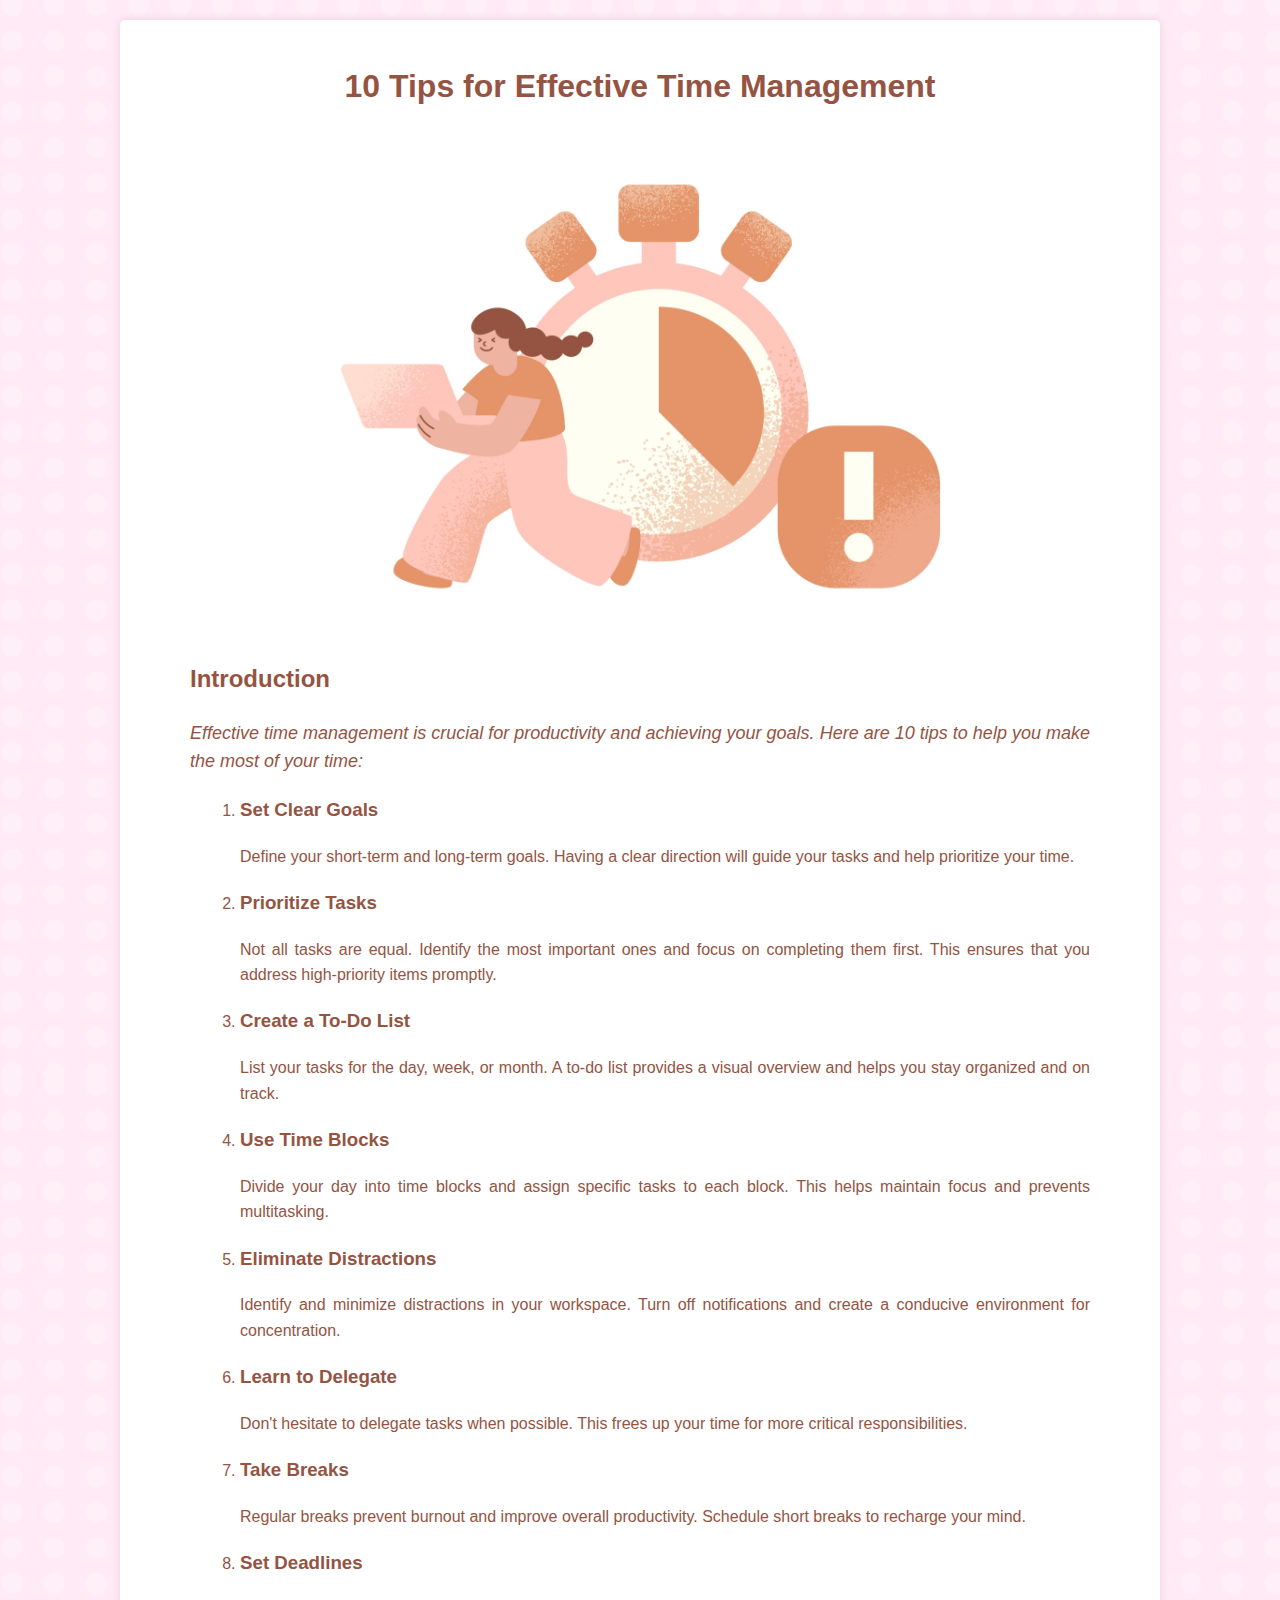
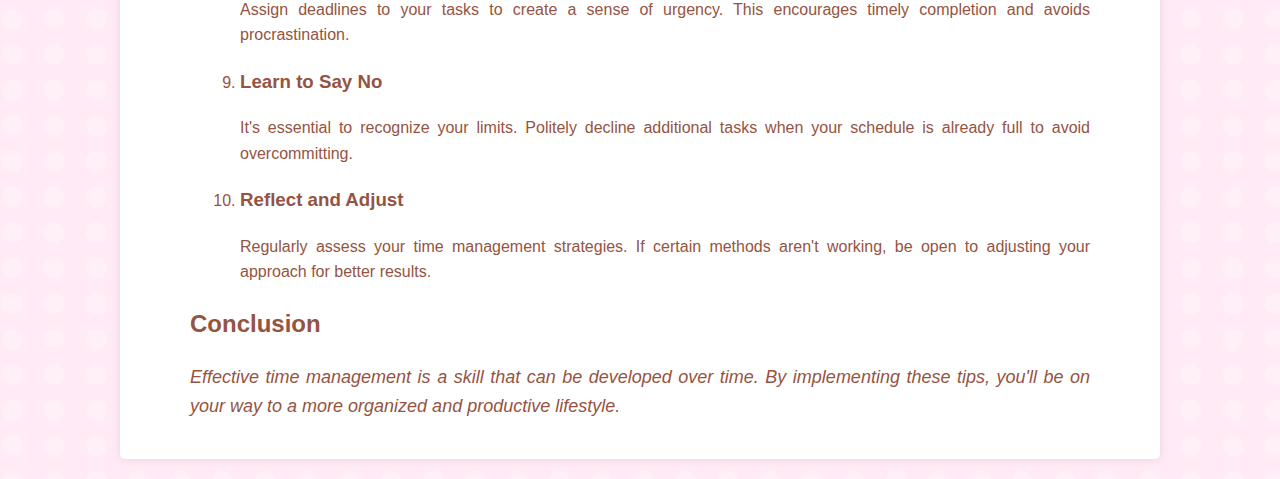
<file: works/html_exercise_04/timemgmt.html>
<!DOCTYPE html>
<html lang="en">

<head>
    <meta charset="UTF-8">
    <meta name="viewport" content="width=device-width, initial-scale=1.0">
    <title>10 Tips for Effective Time Management</title>
    <link rel="stylesheet" href="css/timemgmt_style.css">
</head>

<body>
    <div class="container">
        <h1> 10 Tips for Effective Time Management</h1>
        <img src="image/timemgmt_header.jpg" alt="Time Management">

        <div class="content">
            <h2>Introduction</h2>
                <p>
                    Effective time management is crucial for productivity and achieving your goals. Here are 10 tips to 
                    help you make the most of your time:
                </p>
            <ol>
                <li><h3>Set Clear Goals</h3>
                    Define your short-term and long-term goals. Having a clear direction will guide your tasks and help
                    prioritize your time.
                </li>
                <li><h3>Prioritize Tasks</h3>
                    Not all tasks are equal. Identify the most important ones and focus on completing them first. This
                    ensures that you address high-priority items promptly.
                </li>
                <li><h3>Create a To-Do List</h3>
                    List your tasks for the day, week, or month. A to-do list provides a visual overview and helps you
                    stay organized and on track.
                </li>
                <li><h3>Use Time Blocks</h3>
                    Divide your day into time blocks and assign specific tasks to each block. This helps maintain focus
                    and prevents multitasking.
                </li>
                <li><h3>Eliminate Distractions</h3>
                    Identify and minimize distractions in your workspace. Turn off notifications and create a conducive
                    environment for concentration.
                </li>
                <li><h3>Learn to Delegate</h3>
                    Don't hesitate to delegate tasks when possible. This frees up your time for more critical
                    responsibilities.
                </li>
                <li><h3>Take Breaks</h3>
                    Regular breaks prevent burnout and improve overall productivity. Schedule short breaks to recharge
                    your mind.
                </li>
                <li><h3>Set Deadlines</h3>
                    Assign deadlines to your tasks to create a sense of urgency. This encourages timely completion and
                    avoids procrastination.
                </li>
                <li><h3>Learn to Say No</h3>
                    It's essential to recognize your limits. Politely decline additional tasks when your schedule is
                    already full to avoid overcommitting.
                </li>
                <li><h3>Reflect and Adjust</h3>
                    Regularly assess your time management strategies. If certain methods aren't working, be open to
                    adjusting your approach for better results.
                </li>
            </ol>
            <h2>Conclusion</h2>
                <p>Effective time management is a skill that can be developed over time. By implementing these tips, you'll
                be on your way to a more organized and productive lifestyle.</p>
        </div>
    </div>
</body>

</html>
</file>
<file: css/base.css>
/**
 * =================================================================== 
 *
 *  Kards v1.0 Base Stylesheet
 *  url: styleshout.com
 *  03-01-2016
 *  ------------------------------------------------------------------
 *  TOC:
 *  01. reset
 *  02. basic/base setup styles
 *  03. grid
 *  04. MISC
 *
 * =================================================================== 
 */

/** 
 * ===================================================================
 * 01. reset - normalize.css v3.0.2 | MIT License | git.io/normalize
 *
 * ------------------------------------------------------------------- 
 */
html {
	font-family: sans-serif;
	-ms-text-size-adjust: 100%;
	-webkit-text-size-adjust: 100%;
}

body {
	margin: 0;
}

article,
aside,
details,
figcaption,
figure,
footer,
header,
hgroup,
main,
menu,
nav,
section,
summary {
	display: block;
}

audio,
canvas,
progress,
video {
	display: inline-block;
	vertical-align: baseline;
}

audio:not([controls]) {
	display: none;
	height: 0;
}

[hidden],
template {
	display: none;
}

a {
	background: transparent;
}

a:active,
a:hover {
	outline: 0;
}

abbr[title] {
	border-bottom: 1px dotted;
}

b,
strong {
	font-weight: bold;
}

dfn {
	font-style: italic;
}

h1 {
	font-size: 2em;
	margin: 0.67em 0;
}

mark {
	background: #ff0;
	color: #000;
}

small {
	font-size: 80%;
}

sub,
sup {
	font-size: 75%;
	line-height: 0;
	position: relative;
	vertical-align: baseline;
}

sup {
	top: -0.5em;
}

sub {
	bottom: -0.25em;
}

img {
	border: 0;
}

svg:not(:root) {
	overflow: hidden;
}

figure {
	margin: 1em 40px;
}

hr {
	-moz-box-sizing: content-box;
	box-sizing: content-box;
	height: 0;
}

pre {
	overflow: auto;
}

code,
kbd,
pre,
samp {
	font-family: monospace, monospace;
	font-size: 1em;
}

button,
input,
optgroup,
select,
textarea {
	color: inherit;
	font: inherit;
	margin: 0;
}

button {
	overflow: visible;
}

button,
select {
	text-transform: none;
}

button,
html input[type="button"],
input[type="reset"],
input[type="submit"] {
	-webkit-appearance: button;
	cursor: pointer;
}

button[disabled],
html input[disabled] {
	cursor: default;
}

button::-moz-focus-inner,
input::-moz-focus-inner {
	border: 0;
	padding: 0;
}

input {
	line-height: normal;
}

input[type="checkbox"],
input[type="radio"] {
	box-sizing: border-box;
	padding: 0;
}

input[type="number"]::-webkit-inner-spin-button,
input[type="number"]::-webkit-outer-spin-button {
	height: auto;
}

input[type="search"] {
	-webkit-appearance: textfield;
	-moz-box-sizing: content-box;
	-webkit-box-sizing: content-box;
	box-sizing: content-box;
}

input[type="search"]::-webkit-search-cancel-button,
input[type="search"]::-webkit-search-decoration {
	-webkit-appearance: none;
}

fieldset {
	border: 1px solid #c0c0c0;
	margin: 0 2px;
	padding: 0.35em 0.625em 0.75em;
}

legend {
	border: 0;
	padding: 0;
}

textarea {
	overflow: auto;
}

optgroup {
	font-weight: bold;
}

table {
	border-collapse: collapse;
	border-spacing: 0;
}

td,
th {
	padding: 0;
}

/** 
 * ===================================================================
 * 02. basic/base setup styles - (_basic.scss)
 *
 * ------------------------------------------------------------------- 
 */
html {
	font-size: 62.5%;
	box-sizing: border-box;
}

*,
*::before,
*::after {
	box-sizing: inherit;
}

body {
	font-weight: normal;
	line-height: 1;
	text-rendering: optimizeLegibility;
	word-wrap: break-word;
	-webkit-overflow-scrolling: touch;
	-webkit-text-size-adjust: none;
}

body,
input,
button {
	-moz-osx-font-smoothing: grayscale;
	-webkit-font-smoothing: antialiased;
}

/**
 * Media - (_basic.scss)
 * ------------------------------------------------------------------- 
 */
img,
video {
	max-width: 100%;
	height: auto;
}

/**
 * Typography resets - (_basic.scss)
 * ------------------------------------------------------------------- 
 */
div,
dl,
dt,
dd,
ul,
ol,
li,
h1,
h2,
h3,
h4,
h5,
h6,
pre,
form,
p,
blockquote,
th,
td {
	margin: 0;
	padding: 0;
}

h1,
h2,
h3,
h4,
h5,
h6 {
	-webkit-font-variant-ligatures: common-ligatures;
	-moz-font-variant-ligatures: common-ligatures;
	font-variant-ligatures: common-ligatures;
	text-rendering: optimizeLegibility;
}

em,
i {
	font-style: italic;
	line-height: inherit;
}

strong,
b {
	font-weight: bold;
	line-height: inherit;
}

small {
	font-size: 60%;
	line-height: inherit;
}

ol,
ul {
	list-style: none;
}

li {
	display: block;
}

/**
 * links - (_basic.scss)
 * ------------------------------------------------------------------- 
 */
a {
	text-decoration: none;
	line-height: inherit;
}

a img {
	border: none;
}

/**
 * inputs - (_basic.scss)
 * ------------------------------------------------------------------- 
 */
fieldset {
	margin: 0;
	padding: 0;
}

input[type="email"],
input[type="number"],
input[type="search"],
input[type="text"],
input[type="tel"],
input[type="url"],
input[type="password"],
textarea {
	-webkit-appearance: none;
	-moz-appearance: none;
	-ms-appearance: none;
	-o-appearance: none;
	appearance: none;
}

/** 
 * ===================================================================
 * 03. grid - (_grid.scss)
 *
 * ------------------------------------------------------------------- 
 */
.row {
	width: 94%;
	max-width: 1140px;
	margin: 0 auto;
}

.row:before,
.row:after {
	content: "";
	display: table;
}

.row:after {
	clear: both;
}

.row .row {
	width: auto;
	max-width: none;
	margin-left: -20px;
	margin-right: -20px;
}

[class*="col-"],
.bgrid {
	float: left;
}

[class*="col-"] + [class*="col-"].end {
	float: right;
}

[class*="col-"] {
	padding: 0 20px;
}

.col-one {
	width: 8.33333%;
}

.col-two,
.col-1-6 {
	width: 16.66667%;
}

.col-three,
.col-1-4 {
	width: 25%;
}

.col-four,
.col-1-3 {
	width: 33.33333%;
}

.col-five {
	width: 41.66667%;
}

.col-six,
.col-1-2 {
	width: 50%;
}

.col-seven {
	width: 58.33333%;
}

.col-eight,
.col-2-3 {
	width: 66.66667%;
}

.col-nine,
.col-3-4 {
	width: 75%;
}

.col-ten,
.col-5-6 {
	width: 83.33333%;
}

.col-eleven {
	width: 91.66667%;
}

.col-twelve,
.col-full {
	width: 100%;
}

/**
 * small screens - (_grid.scss)
 * --------------------------------------------------------------- 
 */
@media screen and (max-width:1024px) {
	.row .row {
		margin-left: -18px;
		margin-right: -18px;
	}

	[class*="col-"] {
		padding: 0 18px;
	}

}

/**
 * tablets - (_grid.scss)
 * --------------------------------------------------------------- 
 */
@media screen and (max-width:768px) {
	.row {
		width: auto;
		padding-left: 30px;
		padding-right: 30px;
	}

	.row .row {
		padding-left: 0;
		padding-right: 0;
		margin-left: -15px;
		margin-right: -15px;
	}

	[class*="col-"] {
		padding: 0 15px;
	}

	.tab-1-4 {
		width: 25%;
	}

	.tab-1-3 {
		width: 33.33333%;
	}

	.tab-1-2 {
		width: 50%;
	}

	.tab-2-3 {
		width: 66.66667%;
	}

	.tab-3-4 {
		width: 75%;
	}

	.tab-full {
		width: 100%;
	}

}

/**
 * large mobile devices - (_grid.scss)
 * --------------------------------------------------------------- 
 */
@media screen and (max-width:600px) {
	.row {
		padding-left: 25px;
		padding-right: 25px;
	}

	.row .row {
		margin-left: -10px;
		margin-right: -10px;
	}

	[class*="col-"] {
		padding: 0 10px;
	}

	.mob-1-4 {
		width: 25%;
	}

	.mob-1-2 {
		width: 50%;
	}

	.mob-3-4 {
		width: 75%;
	}

	.mob-full {
		width: 100%;
	}

}

/**
 * small mobile devices - (_grid.scss)
 * --------------------------------------------------------------- 
 */
@media screen and (max-width:400px) {
	.row .row {
		padding-left: 0;
		padding-right: 0;
		margin-left: 0;
		margin-right: 0;
	}

	[class*="col-"] {
		width: 100% !important;
		float: none !important;
		clear: both !important;
		margin-left: 0;
		margin-right: 0;
		padding: 0;
	}

	[class*="col-"] + [class*="col-"].end {
		float: none;
	}

}

/** 
 * ===================================================================
 * block grids - (_grid.scss)
 *
 * ------------------------------------------------------------------- 
 */
[class*="block-"]:before,
[class*="block-"]:after {
	content: "";
	display: table;
}

[class*="block-"]:after {
	clear: both;
}

.block-1-6 .bgrid {
	width: 16.66667%;
}

.block-1-4 .bgrid {
	width: 25%;
}

.block-1-3 .bgrid {
	width: 33.33333%;
}

.block-1-2 .bgrid {
	width: 50%;
}

/**
 * Clearing for block grid columns. Allow columns with 
 * different heights to align properly.
 */
.block-1-6 .bgrid:nth-child(6n+1),
.block-1-4 .bgrid:nth-child(4n+1),
.block-1-3 .bgrid:nth-child(3n+1),
.block-1-2 .bgrid:nth-child(2n+1) {
	clear: both;
}

/**
 * small screens - (_grid.scss)
 * --------------------------------------------------------------- 
 */
@media screen and (max-width:1024px) {
	.block-s-1-6 .bgrid {
		width: 16.66667%;
	}

	.block-s-1-4 .bgrid {
		width: 25%;
	}

	.block-s-1-3 .bgrid {
		width: 33.33333%;
	}

	.block-s-1-2 .bgrid {
		width: 50%;
	}

	.block-s-full .bgrid {
		width: 100%;
		clear: both;
	}

	[class*="block-s-"] .bgrid:nth-child(n) {
		clear: none;
	}

	.block-s-1-6 .bgrid:nth-child(6n+1),
	.block-s-1-4 .bgrid:nth-child(4n+1),
	.block-s-1-3 .bgrid:nth-child(3n+1),
	.block-s-1-2 .bgrid:nth-child(2n+1) {
		clear: both;
	}

}

/**
 * tablets - (_grid.scss)
 * --------------------------------------------------------------- 
 */
@media screen and (max-width:768px) {
	.block-tab-1-6 .bgrid {
		width: 16.66667%;
	}

	.block-tab-1-4 .bgrid {
		width: 25%;
	}

	.block-tab-1-3 .bgrid {
		width: 33.33333%;
	}

	.block-tab-1-2 .bgrid {
		width: 50%;
	}

	.block-tab-full .bgrid {
		width: 100%;
		clear: both;
	}

	[class*="block-tab-"] .bgrid:nth-child(n) {
		clear: none;
	}

	.block-tab-1-6 .bgrid:nth-child(6n+1),
	.block-tab-1-4 .bgrid:nth-child(4n+1),
	.block-tab-1-3 .bgrid:nth-child(3n+1),
	.block-tab-1-2 .bgrid:nth-child(2n+1) {
		clear: both;
	}

}

/**
 * large mobile devices - (_grid.scss)
 * --------------------------------------------------------------- 
 */
@media screen and (max-width:600px) {
	.block-mob-1-6 .bgrid {
		width: 16.66667%;
	}

	.block-mob-1-4 .bgrid {
		width: 25%;
	}

	.block-mob-1-3 .bgrid {
		width: 33.33333%;
	}

	.block-mob-1-2 .bgrid {
		width: 50%;
	}

	.block-mob-full .bgrid {
		width: 100%;
		clear: both;
	}

	[class*="block-mob-"] .bgrid:nth-child(n) {
		clear: none;
	}

	.block-mob-1-6 .bgrid:nth-child(6n+1),
	.block-mob-1-4 .bgrid:nth-child(4n+1),
	.block-mob-1-3 .bgrid:nth-child(3n+1),
	.block-mob-1-2 .bgrid:nth-child(2n+1) {
		clear: both;
	}

}

/**
 * stack on small mobile devices - (_grid.scss)
 * --------------------------------------------------------------- 
 */
@media screen and (max-width:400px) {
	.stack .bgrid {
		width: 100% !important;
		float: none !important;
		clear: both !important;
		margin-left: 0;
		margin-right: 0;
	}

}

/** 
 * ===================================================================
 * 04. MISC  - (_grid.scss)
 *
 * ------------------------------------------------------------------- 
 */

/**
 * Clearing - (http://nicolasgallagher.com/micro-clearfix-hack/
 */
.group:before,
.group:after {
	content: "";
	display: table;
}

.group:after {
	clear: both;
}

/**
 * Misc Helper Styles 
 */
.hide {
	display: none;
}

.invisible {
	visibility: hidden;
}

.antialiased {
	-webkit-font-smoothing: antialiased;
	-moz-osx-font-smoothing: grayscale;
}

.remove-bottom {
	margin-bottom: 0;
}

.half-bottom {
	margin-bottom: 1.5rem !important;
}

.add-bottom {
	margin-bottom: 3rem !important;
}

.no-border {
	border: none;
}

.full-width {
	width: 100%;
}

.text-center {
	text-align: center;
}

.text-left {
	text-align: left;
}

.text-right {
	text-align: right;
}

.pull-left {
	float: left;
}

.pull-right {
	float: right;
}

.align-center {
	margin-left: auto;
	margin-right: auto;
	text-align: center;
}

/*# sourceMappingURL=base.css.map */
</file>
<file: css/main.css>
/**
 * =================================================================== 
 *
 *  Kards v1.0 Main Stylesheet
 *  url: styleshout.com
 *  03-01-2016
 *  ------------------------------------------------------------------
 *  TOC:
 *  01. webfonts and iconfonts
 *  02. base style overrides
 *  03. typography & general theme styles
 *  04. preloader
 *  05. forms
 *  06. buttons 
 *  07. other components
 *  08. common styles
 *  09. header styles
 *  10. intro
 *  11. about
 *  12. resume
 *  13. portfolio
 *  14. call-to-action section
 *  15. services
 *  16. stats
 *  17. contact
 *  18. footer
 *
 * =================================================================== 
 */


/** 
 * ===================================================================
 * 01. webfonts and iconfonts - (_document-setup.scss)
 *
 * ------------------------------------------------------------------- 
 */
 @import url("fonts.css");
 @import url("font-awesome/css/font-awesome.min.css");
 @import url("micons/micons.css");
 
 
 /** 
  * ===================================================================
  * 02. base style overrides - (_document-setup.scss)
  *
  * ------------------------------------------------------------------- 
  */
 html {
	 font-size: 10px;
 }
 
 @media only screen and (max-width:1024px) {
	 html {
		 font-size: 9.411764705882353px;
	 }
 }
 @media only screen and (max-width:768px) {
	 html {
		 font-size: 10px;
	 }
 }
 @media only screen and (max-width:400px) {
	 html {
		 font-size: 9.411764705882353px;
	 }
 }
 
 html, body {
	 height: 100%;
 }
 body {
	 background: #151515;
	 font-family: "lora-regular", serif;
	 font-size: 1.7rem;
	 line-height: 3rem;
	 color: #6e6e6e;
 }
 
 /**
  * links - (_document-setup.scss)
  * -------------------------------------------------------------------
  */
 a, a:visited {
	 color: #000000;
	 -moz-transition: all 0.3s ease-in-out;
	 -o-transition: all 0.3s ease-in-out;
	 -webkit-transition: all 0.3s ease-in-out;
	 -ms-transition: all 0.3s ease-in-out;
	 transition: all 0.3s ease-in-out;
 }
 a:hover, a:focus, a:active {
	 color: #FFB90F;
	 outline: 0;
 }
 
 /** 
  * ===================================================================
  * 03. typography & general theme styles - (_document-setup.scss)
  *
  * ------------------------------------------------------------------- 
  */
 h1, h2, h3, h4, h5, h6, .h01, .h02, .h03, .h04, .h05, .h06 {
	 font-family: "poppins-semibold", sans-serif;
	 color: #313131;
	 font-style: normal;
	 text-rendering: optimizeLegibility;
	 margin-bottom: 2.1rem;
 }
 h3, .h03, h4, .h04 {
	 margin-bottom: 1.8rem;
 }
 h5, .h05, h6, .h06 {
	 font-family: "poppins-bold";
	 margin-bottom: 1.2rem;
 }
 h1, .h01 {
	 font-size: 3.1rem;
	 line-height: 1.355;
	 letter-spacing: -.1rem;
 }
 @media only screen and (max-width:600px) {
	 h1, .h01 {
		 font-size: 2.6rem;
		 letter-spacing: -.07rem;
	 }
 }
 h2, .h02 {
	 font-size: 2.4rem;
	 line-height: 1.25;
 }
 h3, .h03 {
	 font-size: 2rem;
	 line-height: 1.5;
 }
 h4, .h04 {
	 font-size: 1.7rem;
	 line-height: 1.765;
 }
 h5, .h05 {
	 font-size: 1.4rem;
	 line-height: 1.714;
	 text-transform: uppercase;
	 letter-spacing: .15rem;
 }
 h6, .h06 {
	 font-size: 1.3rem;
	 line-height: 1.846;
	 text-transform: uppercase;
	 letter-spacing: .15rem;
 }
 p img {
	 margin: 0;
 }
 p.lead {
	 font-family: "lora-regular", serif;
	 font-size: 2rem;
	 line-height: 1.8;
	 color: #888888;
 }
 @media only screen and (max-width:768px) {
	 p.lead {
		 font-size: 1.7rem;
	 }
 }
 em, i, strong, b {
	 font-size: 1.7rem;
	 line-height: 3rem;
	 font-style: normal;
	 font-weight: normal;
 }
 em, i {
	 font-family: "lora-italic", serif;
 }
 strong, b {
	 font-family: "lora-bold", serif;
 }
 small {
	 font-size: 1.2rem;
	 line-height: inherit;
 }
 blockquote {
	 margin: 3rem 0;
	 padding-left: 4rem;
	 position: relative;
 }
 blockquote:before {
	 content: "\201C";
	 font-size: 8rem;
	 line-height: 0px;
	 margin: 0;
	 color: #313131;
	 font-family: arial, sans-serif;
	 position: absolute;
	 top: 3rem;
	 left: 0;
 }
 blockquote p {
	 font-family: georgia, serif;
	 font-style: italic;
	 padding: 0;
	 font-size: 1.9rem;
	 line-height: 1.737;
 }
 blockquote cite {
	 display: block;
	 font-size: 1.3rem;
	 font-style: normal;
	 line-height: 1.616;
 }
 blockquote cite:before {
	 content: "\2014 \0020";
 }
 blockquote cite a, blockquote cite a:visited {
	 color: #888888;
	 border: none;
 }
 abbr {
	 font-family: "poppins-bold", serif;
	 font-variant: small-caps;
	 text-transform: lowercase;
	 letter-spacing: .05rem;
	 color: #888888;
 }
 var, kbd, samp, code, pre {
	 font-family: Consolas, "Andale Mono", Courier, "Courier New", monospace;
 }
 pre {
	 padding: 2.4rem 3rem 3rem;
	 background: #F1F1F1;
 }
 code {
	 font-size: 1.4rem;
	 margin: 0 .2rem;
	 padding: .3rem .6rem;
	 white-space: nowrap;
	 background: #F1F1F1;
	 border: 1px solid #E1E1E1;
	 border-radius: 3px;
 }
 pre > code {
	 display: block;
	 white-space: pre;
	 line-height: 2;
	 padding: 0;
	 margin: 0;
 }
 pre.prettyprint > code {
	 border: none;
 }
 del {
	 text-decoration: line-through;
 }
 abbr[title], dfn[title] {
	 border-bottom: 1px dotted;
	 cursor: help;
 }
 mark {
	 background: #FFF49B;
	 color: #000;
 }
 hr {
	 border: solid #d2d2d2;
	 border-width: 1px 0 0;
	 clear: both;
	 margin: 2.4rem 0 1.5rem;
	 height: 0;
 }
 
 /**
  * Lists - (_document-setup.scss)  
  * -------------------------------------------------------------------
  */
 ol {
	 list-style: decimal;
 }
 ul {
	 list-style: disc;
 }
 li {
	 display: list-item;
 }
 ol, ul {
	 margin-left: 1.7rem;
 }
 ul li {
	 padding-left: .4rem;
 }
 ul ul, ul ol, ol ol, ol ul {
	 margin: .6rem 0 .6rem 1.7rem;
 }
 ul.disc li {
	 display: list-item;
	 list-style: none;
	 padding: 0 0 0 .8rem;
	 position: relative;
 }
 ul.disc li::before {
	 content: "";
	 display: inline-block;
	 width: 8px;
	 height: 8px;
	 border-radius: 50%;
	 background: #FFB90F;
	 position: absolute;
	 left: -17px;
	 top: 11px;
	 vertical-align: middle;
 }
 dt {
	 margin: 0;
	 color: #FFB90F;
 }
 dd {
	 margin: 0 0 0 2rem;
 }
 
 /**
  * tables - (_document-setup.scss)  
  * -------------------------------------------------------------------
  */
 table {
	 border-width: 0;
	 width: 100%;
	 max-width: 100%;
	 font-family: "lora-regular", sans-serif;
 }
 th, td {
	 padding: 1.5rem 3rem;
	 text-align: left;
	 border-bottom: 1px solid #E8E8E8;
 }
 th {
	 color: #313131;
	 font-family: "poppins-bold", sans-serif;
 }
 td {
	 line-height: 1.5;
 }
 th:first-child, td:first-child {
	 padding-left: 0;
 }
 th:last-child, td:last-child {
	 padding-right: 0;
 }
 .table-responsive {
	 overflow-x: auto;
	 -webkit-overflow-scrolling: touch;
 }
 
 /**
  * Spacing - (_document-setup.scss)  
  * -------------------------------------------------------------------
  */
 button, .button {
	 margin-bottom: 1.2;
 }
 fieldset {
	 margin-bottom: 1.5rem;
 }
 input,
 textarea,
 select,
 pre,
 blockquote,
 figure,
 table,
 p,
 ul,
 ol,
 dl,
 form,
 .fluid-video-wrapper,
 .ss-custom-select {
	 margin-bottom: 3rem;
 }
 
 /**
  * floated image - (_document-setup.scss)  
  * -------------------------------------------------------------------
  */
 img.pull-right {
	 margin: .9rem 0 0 2.4rem;
 }
 img.pull-left {
	 margin: .9rem 2.4rem 0 0;
 }
 
 /**
  * block grid paddings - (_document-setup.scss) 
  * -------------------------------------------------------------------
  */
 .bgrid {
	 padding: 0 20px;
 }
 @media only screen and (max-width:1024px) {
	 .bgrid {
		 padding: 0 18px;
	 }
 }
 @media only screen and (max-width:768px) {
	 .bgrid {
		 padding: 0 15px;
	 }
 }
 @media only screen and (max-width:600px) {
	 .bgrid {
		 padding: 0 10px;
	 }
 }
 @media only screen and (max-width:400px) {
	 .bgrid {
		 padding: 0;
	 }
 }
 
 /**
  * pace.js styles - minimal  - (_document-setup.scss)
  * -------------------------------------------------------------------
  */
 .pace {
	 -webkit-pointer-events: none;
	 pointer-events: none;
	 -webkit-user-select: none;
	 -moz-user-select: none;
	 user-select: none;
 }
 .pace-inactive {
	 display: none;
 }
 .pace .pace-progress {
	 background: #FFB90F;
	 position: fixed;
	 z-index: 900;
	 top: 0;
	 right: 100%;
	 width: 100%;
	 height: 6px;
 }
 
 /** 
  * ===================================================================
  * 04. preloader - (_preloader-1.scss)
  *
  * ------------------------------------------------------------------- 
  */
 #preloader {
	 position: fixed;
	 top: 0;
	 left: 0;
	 right: 0;
	 bottom: 0;
	 background: #151515;
	 z-index: 800;
	 height: 100%;
	 width: 100%;
 }
 .no-js #preloader, .oldie #preloader {
	 display: none;
 }
 #loader {
	 position: absolute;
	 left: 50%;
	 top: 50%;
	 width: 60px;
	 height: 60px;
	 margin: -30px 0 0 -30px;
	 padding: 0;
 }
 #loader:before {
	 content: "";
	 border-top: 11px solid rgba(255, 255, 255, 0.1);
	 border-right: 11px solid rgba(255, 255, 255, 0.1);
	 border-bottom: 11px solid rgba(255, 255, 255, 0.1);
	 border-left: 11px solid #FFB90F;
	 -webkit-animation: load 1.1s infinite linear;
	 animation: load 1.1s infinite linear;
	 display: block;
	 border-radius: 50%;
	 width: 60px;
	 height: 60px;
 }
 @-webkit-keyframes load {
	 0% {
		 -webkit-transform: rotate(0deg);
		 transform: rotate(0deg);
	 }
	 100% {
		 -webkit-transform: rotate(360deg);
		 transform: rotate(360deg);
	 }
 }
 @keyframes load {
	 0% {
		 -webkit-transform: rotate(0deg);
		 transform: rotate(0deg);
	 }
	 100% {
		 -webkit-transform: rotate(360deg);
		 transform: rotate(360deg);
	 }
 }
 
 /** 
  * ===================================================================
  * 05. forms - (_forms.scss)
  *
  * ------------------------------------------------------------------- 
  */
 fieldset {
	 border: none;
 }
 input[type="email"],
 input[type="number"],
 input[type="search"],
 input[type="text"],
 input[type="tel"],
 input[type="url"],
 input[type="password"],
 textarea,
 select {
	 display: block;
	 height: 6rem;
	 padding: 1.5rem 0;
	 border: 0;
	 outline: none;
	 vertical-align: middle;
	 color: #313131;
	 font-family: "poppins-regular", sans-serif;
	 font-size: 1.5rem;
	 line-height: 3rem;
	 max-width: 100%;
	 background: transparent;
	 border-bottom: 1px solid rgba(0, 0, 0, 0.3);
	 -moz-transition: all 0.3s ease-in-out;
	 -o-transition: all 0.3s ease-in-out;
	 -webkit-transition: all 0.3s ease-in-out;
	 -ms-transition: all 0.3s ease-in-out;
	 transition: all 0.3s ease-in-out;
 }
 .ss-custom-select {
	 position: relative;
	 padding: 0;
 }
 .ss-custom-select select {
	 -webkit-appearance: none;
	 -moz-appearance: none;
	 -ms-appearance: none;
	 -o-appearance: none;
	 appearance: none;
	 text-indent: 0.01px;
	 text-overflow: '';
	 margin: 0;
	 line-height: 3rem;
	 vertical-align: middle;
 }
 .ss-custom-select select option {
	 padding-left: 2rem;
	 padding-right: 2rem;
 }
 .ss-custom-select select::-ms-expand {
	 display: none;
 }
 .ss-custom-select::after {
	 content: '\f0d7';
	 font-family: 'FontAwesome';
	 position: absolute;
	 top: 50%;
	 right: 1.5rem;
	 margin-top: -10px;
	 bottom: auto;
	 width: 20px;
	 height: 20px;
	 line-height: 20px;
	 font-size: 18px;
	 text-align: center;
	 pointer-events: none;
	 color: #252525;
 }
 
 /* IE9 and below */
 .oldie .ss-custom-select::after {
	 display: none;
 }
 textarea {
	 min-height: 25rem;
 }
 input[type="email"]:focus,
 input[type="number"]:focus,
 input[type="search"]:focus,
 input[type="text"]:focus,
 input[type="tel"]:focus,
 input[type="url"]:focus,
 input[type="password"]:focus,
 textarea:focus,
 select:focus {
	 color: #FFB90F;
	 border-bottom: 1px solid #FFB90F;
 }
 label, legend {
	 font-family: "poppins-bold", sans-serif;
	 font-size: 1.4rem;
	 margin-bottom: .6rem;
	 color: #3b3b3b;
	 display: block;
 }
 input[type="checkbox"], input[type="radio"] {
	 display: inline;
 }
 label > .label-text {
	 display: inline-block;
	 margin-left: 1rem;
	 font-family: "poppins-regular", sans-serif;
	 line-height: inherit;
 }
 label > input[type="checkbox"], label > input[type="radio"] {
	 margin: 0;
	 position: relative;
	 top: .15rem;
 }
 
 /**
  * Style Placeholder Text  
  * -
  */
 ::-webkit-input-placeholder {
	 color: #a1a1a1;
 }
 :-moz-placeholder {
	 color: #a1a1a1;  /* Firefox 18- */
 }
 ::-moz-placeholder {
	 color: #a1a1a1;  /* Firefox 19+ */
 }
 :-ms-input-placeholder {
	 color: #a1a1a1;
 }
 .placeholder {
	 color: #a1a1a1 !important;
 }
 
 /** 
  * ===================================================================
  * 06. buttons - (_button-essentials.scss)
  *
  * ------------------------------------------------------------------- 
  */
 .button,
 a.button,
 button,
 input[type="submit"],
 input[type="reset"],
 input[type="button"] {
	 display: inline-block;
	 font-family: "poppins-bold", sans-serif;
	 font-size: 1.4rem;
	 text-transform: uppercase;
	 letter-spacing: .3rem;
	 height: 5.4rem;
	 line-height: 5.4rem;
	 padding: 0 3rem;
	 margin: 0 .3rem 1.2rem 0;
	 background: #d8d8d8;
	 color: #313131;
	 text-decoration: none;
	 cursor: pointer;
	 text-align: center;
	 white-space: nowrap;
	 border: none;
	 -moz-transition: all 0.3s ease-in-out;
	 -o-transition: all 0.3s ease-in-out;
	 -webkit-transition: all 0.3s ease-in-out;
	 -ms-transition: all 0.3s ease-in-out;
	 transition: all 0.3s ease-in-out;
 }
 .button:hover,
 a.button:hover,
 button:hover,
 input[type="submit"]:hover,
 input[type="reset"]:hover,
 input[type="button"]:hover,
 .button:focus,
 button:focus,
 input[type="submit"]:focus,
 input[type="reset"]:focus,
 input[type="button"]:focus {
	 background: #bebebe;
	 color: #000000;
	 outline: 0;
 }
 .button.button-primary,
 a.button.button-primary,
 button.button-primary,
 input[type="submit"].button-primary,
 input[type="reset"].button-primary,
 input[type="button"].button-primary {
	 background: #313131;
	 color: #FFFFFF;
 }
 .button.button-primary:hover,
 a.button.button-primary:hover,
 button.button-primary:hover,
 input[type="submit"].button-primary:hover,
 input[type="reset"].button-primary:hover,
 input[type="button"].button-primary:hover,
 .button.button-primary:focus,
 button.button-primary:focus,
 input[type="submit"].button-primary:focus,
 input[type="reset"].button-primary:focus,
 input[type="button"].button-primary:focus {
	 background: #1f1f1f;
 }
 button.full-width, .button.full-width {
	 width: 100%;
	 margin-right: 0;
 }
 button.medium, .button.medium {
	 height: 5.7rem !important;
	 line-height: 5.7rem !important;
	 padding: 0 1.8rem !important;
 }
 button.large, .button.large {
	 height: 6rem !important;
	 line-height: 6rem !important;
	 padding: 0rem 3rem !important;
 }
 button.stroke, .button.stroke {
	 background: transparent !important;
	 border: 3px solid #313131;
	 line-height: 4.8rem;
 }
 button.stroke.medium, .button.stroke.medium {
	 line-height: 5.1rem !important;
 }
 button.stroke.large, .button.stroke.large {
	 line-height: 5.4rem !important;
 }
 button.stroke:hover, .button.stroke:hover {
	 border: 3px solid #FFB90F;
	 color: #FFB90F;
 }
 button::-moz-focus-inner, input::-moz-focus-inner {
	 border: 0;
	 padding: 0;
 }
 
 
 /** 
  * ===================================================================
  * 07. other components - (_others.scss)
  *
  * ------------------------------------------------------------------- 
  */
 
 /**
  * alert box - (_alert-box.scss)
  * -------------------------------------------------------------------
  */
 .alert-box {
	 padding: 2.1rem 4rem 2.1rem 3rem;
	 position: relative;
	 margin-bottom: 3rem;
	 border-radius: 3px;
	 font-family: "poppins-regular", sans-serif;
	 font-size: 1.5rem;
 }
 .alert-box .close {
	 position: absolute;
	 right: 1.8rem;
	 top: 1.8rem;
	 cursor: pointer;
 }
 .ss-error {
	 background-color: #ffd1d2;
	 color: #e65153;
 }
 .ss-success {
	 background-color: #c8e675;
	 color: #758c36;
 }
 .ss-info {
	 background-color: #d7ecfb;
	 color: #4a95cc;
 }
 .ss-notice {
	 background-color: #fff099;
	 color: #bba31b;
 }
 
 /**
  * additional typo styles - (_additional-typo.scss)
  * -------------------------------------------------------------------
  */
 
 /**
  * drop cap 
  */
 .drop-cap:first-letter {
	 float: left;
	 margin: 0;
	 padding: 1.5rem .6rem 0 0;
	 font-size: 8.4rem;
	 font-family: "poppins-bold", sans-serif;
	 line-height: 6rem;
	 text-indent: 0;
	 background: transparent;
	 color: #313131;
 }
 
 /**
  * line definition style
  */
 .lining dt, .lining dd {
	 display: inline;
	 margin: 0;
 }
 .lining dt + dt:before, .lining dd + dt:before {
	 content: "\A";
	 white-space: pre;
 }
 .lining dd + dd:before {
	 content: ", ";
 }
 .lining dd + dd:before {
	 content: ", ";
 }
 .lining dd:before {
	 content: ": ";
	 margin-left: -0.2em;
 }
 
 /**
  * dictionary definition style
  */
 .dictionary-style dt {
	 display: inline;
	 counter-reset: definitions;
 }
 .dictionary-style dt + dt:before {
	 content: ", ";
	 margin-left: -0.2em;
 }
 .dictionary-style dd {
	 display: block;
	 counter-increment: definitions;
 }
 .dictionary-style dd:before {
	 content: counter(definitions, decimal) ". ";
 }
 
 /** 
  * Pull Quotes
  * -----------
  * markup:
  *
  * <aside class="pull-quote">
  *		<blockquote>
  *			<p></p>
  *		</blockquote>
  *	</aside>
  *
  * --------------------------------------------------------------------- 
  */
 .pull-quote {
	 position: relative;
	 padding: 2.1rem 3rem 2.1rem 0px;
 }
 .pull-quote:before, .pull-quote:after {
	 height: 1em;
	 position: absolute;
	 font-size: 8rem;
	 font-family: Arial, Sans-Serif;
	 color: #333;
 }
 .pull-quote:before {
	 content: "\201C";
	 top: 33px;
	 left: 0;
 }
 .pull-quote:after {
	 content: '\201D';
	 bottom: -33px;
	 right: 0;
 }
 .pull-quote blockquote {
	 margin: 0;
 }
 .pull-quote blockquote:before {
	 content: none;
 }
 
 /** 
  * Stats Tab
  * ---------
  * markup:
  *
  * <ul class="stats-tabs">
  *		<li><a href="#">[value]<em>[name]</em></a></li>
  *	</ul>
  *
  * Extend this object into your markup.
  *
  * ---------------------------------------------------------------------
  */
 .stats-tabs {
	 padding: 0;
	 margin: 3rem 0;
 }
 .stats-tabs li {
	 display: inline-block;
	 margin: 0 1.5rem 3rem 0;
	 padding: 0 1.5rem 0 0;
	 border-right: 1px solid #ccc;
 }
 .stats-tabs li:last-child {
	 margin: 0;
	 padding: 0;
	 border: none;
 }
 .stats-tabs li a {
	 display: inline-block;
	 font-size: 2.5rem;
	 font-family: "poppins-bold", sans-serif;
	 border: none;
	 color: #252525;
 }
 .stats-tabs li a:hover {
	 color: #FFB90F;
 }
 .stats-tabs li a em {
	 display: block;
	 margin: .6rem 0 0 0;
	 font-size: 1.4rem;
	 font-family: "poppins-regular", sans-serif;
	 color: #888888;
 }
 
 /**
  * skillbars - (_skillbars.scss)
  * -------------------------------------------------------------------
  */
 .skill-bars {
	 list-style: none;
	 margin: 6rem 0 3rem;
 }
 .skill-bars li {
	 height: .6rem;
	 background: #a1a1a1;
	 width: 100%;
	 margin-bottom: 6rem;
	 padding: 0;
	 position: relative;
 }
 .skill-bars li strong {
	 position: absolute;
	 left: 0;
	 top: -3rem;
	 font-family: "poppins-bold", sans-serif;
	 color: #313131;
	 text-transform: uppercase;
	 letter-spacing: .2rem;
	 font-size: 1.5rem;
	 line-height: 2.4rem;
 }
 .skill-bars li .progress {
	 background: #313131;
	 position: relative;
	 height: 100%;
 }
 .skill-bars li .progress span {
	 position: absolute;
	 right: 0;
	 top: -3.6rem;
	 display: block;
	 font-family: "poppins-regular", sans-serif;
	 color: white;
	 font-size: 1.1rem;
	 line-height: 1;
	 background: #313131;
	 padding: .6rem .6rem;
	 border-radius: 3px;
 }
 .skill-bars li .progress span::after {
	 position: absolute;
	 left: 50%;
	 bottom: -5px;
	 margin-left: -5px;
	 border-right: 5px solid transparent;
	 border-left: 5px solid transparent;
	 border-top: 5px solid #313131;
	 content: "";
 }
 
 .skill-bars li .percent5   { width: 5%; }
 .skill-bars li .percent10  { width: 10%; }
 .skill-bars li .percent15  { width: 15%; }
 .skill-bars li .percent20  { width: 20%; }
 .skill-bars li .percent25  { width: 25%; }
 .skill-bars li .percent30  { width: 30%; }
 .skill-bars li .percent35  { width: 35%; }
 .skill-bars li .percent40  { width: 40%; }
 .skill-bars li .percent45  { width: 45%; }
 .skill-bars li .percent50  { width: 50%; }
 .skill-bars li .percent55  { width: 55%; }
 .skill-bars li .percent60  { width: 60%; }
 .skill-bars li .percent65  { width: 65%; }
 .skill-bars li .percent70  { width: 70%; }
 .skill-bars li .percent75  { width: 75%; }
 .skill-bars li .percent80  { width: 80%; }
 .skill-bars li .percent85  { width: 85%; }
 .skill-bars li .percent90  { width: 90%; }
 .skill-bars li .percent95  { width: 95%; }
 .skill-bars li .percent100 { width: 100%; }
 
 
 /** 
  * ===================================================================
  * 08. common styles (_layout.scss)
  *
  * ------------------------------------------------------------------- 
  */
 .grey-section {
	 background: #ebebeb;
 }
 .grey-section p.lead {
	 color: #7d7d7d;
 }
 .section-intro {
	 max-width: 700px;
	 margin-left: auto;
	 margin-right: auto;
	 text-align: center;
	 margin-bottom: 3.6rem;
	 position: relative;
 }
 .section-intro h1 {
	 font-family: "poppins-semibold", serif;
	 font-size: 3.6rem;
	 color: #313131;
	 line-height: 1.25;
	 margin-bottom: 1.2rem;
 }
 .section-intro h5 {
	 color: #FFB90F;
	 font-size: 1.6rem;
	 line-height: 1.875;
	 margin-bottom: 0.3rem;
	 letter-spacing: .4rem;
 }
 
 /**
  * responsive:
  * common styles
  * ------------------------------------------------------------------- 
  */
 @media only screen and (max-width:768px) {
	 .section-intro {
		 max-width: 650px;
	 }
	 .section-intro h1 {
		 font-size: 3rem;
	 }
 }
 @media only screen and (max-width:600px) {
	 .section-intro h1 {
		 font-size: 2.6rem;
	 }
	 .section-intro h5 {
		 font-size: 1.5rem;
		 letter-spacing: .3rem;
	 }
 }
 @media only screen and (max-width:400px) {
	 .section-intro h1 {
		 font-size: 2.4rem;
	 }
 }
 
 
 /** 
  * ===================================================================
  * 09. header styles - (_layout.scss)
  *
  * ------------------------------------------------------------------- 
  */
 header {
	 position: fixed;
	 width: 100%; 
	 min-height: 66px;
	 z-index: 600;
	 top: 0;
 }
 header .row {
	 position: relative;
	 min-height: 66px;
	 width: 100%;
 }
 header .top-bar {
	 display: block;
	 background: rgba(17, 17, 17, 0.8);
	 min-width: 220px;
	 min-height: 66px;
	 position: absolute;
	 top: 0;
	 width: 100%;
 }
 header .logo {
	 /* float: left; */
	 margin: 10px 0 10px;
	 position: relative;
	 width: 100px;
	 height: 55px;
	 display: flex;
	 justify-content: center;
 }
 header .logo a {
	 display: block;
	 margin: 0;
	 padding: 0;
	 border: none;
	 font: 0/0 a;
	 text-shadow: none;
	 color: transparent;
	 width: 100%;
	 height: 100%;
	 background: url("../images/logo.png") no-repeat center;
	 background-size: contain;
 }
 
 /**
  * menu toggle - (_layout.css)
  * ------------------------------------------------------------------- 
  */
 .menu-toggle {
	 float: left;
	 width: 40px;
	 height: 40px;
	 margin-left: 20px;
	 margin-top: 13px;
	 display: block;
	 position: relative;
 }
 .menu-toggle span {
	 display: block;
	 background-color: #FFB90F;
	 width: 24px;
	 height: 3px;
	 margin-top: -1.5px;
	 font: 0/0 a;
	 text-shadow: none;
	 color: transparent;
	 position: absolute;
	 right: 8px;
	 top: 50%;
	 bottom: auto;
	 left: auto;
	 -moz-transition: background 0.2s ease-in-out;
	 -o-transition: background 0.2s ease-in-out;
	 -webkit-transition: background 0.2s ease-in-out;
	 -ms-transition: background 0.2s ease-in-out;
	 transition: background 0.2s ease-in-out;
 }
 .menu-toggle span::before, .menu-toggle span::after {
	 content: '';
	 width: 100%;
	 height: 100%;
	 background-color: inherit;
	 position: absolute;
	 left: 0;
	 -moz-transition-duration: 0.2s, 0.2s;
	 -o-transition-duration: 0.2s, 0.2s;
	 -webkit-transition-duration: 0.2s, 0.2s;
	 -ms-transition-duration: 0.2s, 0.2s;
	 transition-duration: 0.2s, 0.2s;
	 -moz-transition-delay: 0.2s, 0s;
	 -o-transition-delay: 0.2s, 0s;
	 -webkit-transition-delay: 0.2s, 0s;
	 -ms-transition-delay: 0.2s, 0s;
	 transition-delay: 0.2s, 0s;
 }
 .menu-toggle span::before {
	 top: -8px;
	 -moz-transition-property: top, transform;
	 -o-transition-property: top, transform;
	 -webkit-transition-property: top, transform;
	 -ms-transition-property: top, transform;
	 transition-property: top, transform;
 }
 .menu-toggle span::after {
	 bottom: -8px;
	 -moz-transition-property: bottom, transform;
	 -o-transition-property: bottom, transform;
	 -webkit-transition-property: bottom, transform;
	 -ms-transition-property: bottom, transform;
	 transition-property: bottom, transform;
 }
 
 /* is clicked */
 .menu-toggle.is-clicked span {
	 background-color: rgba(255, 0, 119, 0);
 }
 .menu-toggle.is-clicked span::before, .menu-toggle.is-clicked span::after {
	 background-color: #FFB90F;
	 -moz-transition-delay: 0s, 0.2s;
	 -o-transition-delay: 0s, 0.2s;
	 -webkit-transition-delay: 0s, 0.2s;
	 -ms-transition-delay: 0s, 0.2s;
	 transition-delay: 0s, 0.2s;
 }
 .menu-toggle.is-clicked span::before {
	 top: 0;
	 -webkit-transform: rotate(45deg);
	 -ms-transform: rotate(45deg);
	 transform: rotate(45deg);
 }
 .menu-toggle.is-clicked span::after {
	 bottom: 0;
	 -webkit-transform: rotate(-45deg);
	 -ms-transform: rotate(-45deg);
	 transform: rotate(-45deg);
 }
 
 /* navigation panel */
 #main-nav-wrap {
	 display: block;
	 width: 100%;
	 font-family: "poppins-medium", sans-serif;
	 font-size: 1.5rem;
	 position: absolute;
	 top: 100%;
 }
 
 /* dropdown nav */
 .main-navigation {
	 background: rgba(17, 17, 17, 0.8);
	 padding: 24px 30px 42px;
	 margin: 0;
	 width: 100%;
	 height: auto;
	 clear: both;
	 display: none;
 }
 .main-navigation > li {
	 display: block;
	 height: auto;
	 text-align: left;
	 padding: 0;
 }
 .main-navigation li a {
	 display: block;
	 color: #FFFFFF;
	 width: auto;
	 padding: 15px 0;
	 line-height: 16px;
	 border: none;
 }
 .main-navigation li a:hover {
	 color: #FFB90F;
	 padding-left: 1rem;
 }
 .main-navigation li.current > a {
	 background: none;
	 color: #FFB90F;
 }
 
 /**
  * responsive:
  * header styles
  * --------------------------------------------------------------- 
  */
 /* @media only screen and (max-width:1024px) {
	 header .top-bar {
		 left: 60px;
	 }
 }
 @media only screen and (max-width:768px) {
	 header .top-bar {
		 left: 50px;
	 }
 }
 @media only screen and (max-width:600px) {
	 header .top-bar {
		 left: 35px;
	 }
 }
 @media only screen and (max-width:400px) {
	 header .top-bar {
		 left: 25px;
	 }
 } */
 
 
 /** 
  * ===================================================================
  * 10. intro - (_layout.scss) 
  *
  * ------------------------------------------------------------------- 
  */
 #intro {
	 background: #151515 url(../images/intro-bg.png) no-repeat center;
	 -webkit-background-size: cover;
	 -moz-background-size: cover;
	 background-size: cover;
	 background-attachment: fixed;
	 width: 100%;
	 height: 100%;
	 min-height: 720px;
	 display: table;
	 position: relative;
	 text-align: center;
 }
 .intro-overlay {
	 position: absolute;
	 top: 0;
	 left: 0;
	 width: 100%;
	 height: 100%;
	 background: #111111;
	 opacity: .85;
 }
 
 .intro-content {
	 display: table-cell;
	 vertical-align: middle;
	 text-align: center;
	 -webkit-transform: translateY(-2.1rem);
	 -ms-transform: translateY(-2.1rem);
	 transform: translateY(-2.1rem);
 }
 .intro-content h1 {
	 color: #FFFFFF;
	 font-family: "poppins-medium", sans-serif;
	 font-size: 8.4rem;
	 line-height: 1.071;
	 max-width: 900px;
	 margin-top: 0;
	 margin-bottom: .6rem;
	 margin-left: auto;
	 margin-right: auto;
	 text-shadow: 0 0 20px rgba(0, 0, 0, 0.5);
 }
 .intro-content h5 {
	 color: #FFB90F;
	 font-family: "poppins-bold", sans-serif;
	 font-size: 2.3rem;
	 line-height: 1.565;
	 margin-bottom: 0;
	 text-transform: uppercase;
	 letter-spacing: .3rem;
	 text-shadow: 0 0 6px rgba(0, 0, 0, 0.2);
 }
 .intro-content .intro-position {
	 font-family: "lora-regular", serif;
	 font-size: 1.7rem;
	 line-height: 2.4rem;
	 text-transform: uppercase;
	 letter-spacing: .2rem;
	 color: #FFFFFF;
	 text-shadow: 0 0 6px rgba(0, 0, 0, 0.2);
 }
 .intro-content .intro-position span {
	 display: inline-block;
 }
 .intro-content .intro-position span::after {
	 content: "|";
	 text-align: center;
	 display: inline-block;
	 padding: 0 8px 0 14px;
	 color: rgba(255, 255, 255, 0.3);
 }
 .intro-content .intro-position span:first-child::before {
	 content: "|";
	 text-align: center;
	 display: inline-block;
	 padding: 0 14px 0 8px;
	 color: rgba(255, 255, 255, 0.3);
 }
 .intro-content .button {
	 color: #FFFFFF !important;
	 border-color: rgba(255, 255, 255, 0.3);
	 height: 6rem !important;
	 line-height: 5.4rem !important;
	 padding: 0 3.5rem 0 3rem !important;
	 margin-top: .6rem;
	 font-size: 1.3rem;
	 text-transform: uppercase;
	 letter-spacing: .25rem;
 }
 .intro-content .button:hover, .intro-content .button:focus {
	 border-color: #FFB90F;
 }
 .intro-content .button::after {
	 display: inline-block;
	 content: "\f107";
	 font-family: fontAwesome;
	 font-size: 1.6rem;
	 line-height: inherit;
	 text-align: center;
	 position: relative;
	 left: 1.2rem;
 }
 
 .intro-social {
	 display: block;
	 position: absolute;
	 width: 100%;
	 left: 0;
	 bottom: 7.2rem;
	 font-size: 3.3rem;
	 margin: 0;
	 padding: 0;
 }
 .intro-social li {
	 display: inline-block;
	 margin: 0 20px;
	 padding: 0;
 }
 .intro-social li a, .intro-social li a:visited {
	 color: #FFFFFF;
 }
 .intro-social li a:hover, .intro-social li a:focus {
	 color: #FFB90F;
 }
 
 /**
  * responsive:
  * Intro
  * --------------------------------------------------------------- 
  */
 @media only screen and (max-width:1024px) {
	 .intro-content h1 {
		 font-size: 7.6rem;
	 }
	 .intro-social {
		 font-size: 3rem;
	 }
	 .intro-social li {
		 margin: 0 15px;
	 }
 }
 @media only screen and (max-width:768px) {
	 #intro {
		 min-height: 660px;
	 }
	 .intro-content h1 {
		 font-size: 5.2rem;
	 }
	 .intro-content h5 {
		 font-size: 1.8rem;
	 }
	 .intro-content .intro-position {
		 font-size: 1.3rem;
	 }
	 .intro-social {
		 font-size: 2.5rem;
	 }
	 .intro-social li {
		 margin: 0 10px;
	 }
 }
 @media only screen and (max-width:600px) {
	 #intro {
		 min-height: 600px;
	 }
	 .intro-content h1 {
		 font-size: 4.6rem;
		 margin-bottom: .6rem;
	 }
	 .intro-content h5 {
		 font-size: 1.5rem;
		 margin-bottom: .3rem;
		 letter-spacing: .2rem;
	 }
	 .intro-content .intro-position {
		 font-size: 1.2rem;
	 }
	 .intro-content .intro-position span {
		 padding: 0 .6rem;
	 }
	 .intro-content .intro-position span::before, .intro-content .intro-position span::after {
		 display: none !important;
	 }
	 .intro-social {
		 font-size: 2.4rem;
	 }
 }
 
 
 /** 
  * ===================================================================
  * 11. about - (_layout.scss)
  *
  * ------------------------------------------------------------------- 
  */
 #about {
	 background: #FFFFFF;
	 padding-top: 12rem;
	 padding-bottom: 15rem;
 }
 #about .section-intro {
	 margin-bottom: 3rem;
 }
 
 .intro-info {
	 margin-top: 4.2rem;
	 margin-right: -30px;
	 margin-left: -30px;
 }
 .intro-info img {
	 height: auto;
	 width: 15rem;
	 border-radius: 50%;
	 margin: .9rem 1rem .9rem 0;
	 float: left;
 }
 .intro-info .lead {
	 text-align: left;
	 padding-left: 13rem;
	 margin-left: 5rem;
	 font-size: large;
 }
 
 .about-content {
	 position: relative;
	 text-align: left;
	 max-width: 850px;
	 margin-bottom: 3.6rem;
 }
 .about-content h3 {
	 font-family: "poppins-bold", sans-serif;
	 font-size: 1.8rem;
	 text-transform: uppercase;
	 letter-spacing: .25rem;
 }
 .about-content .info-list {
	 list-style: none;
	 margin-left: 0;
 }
 .about-content .info-list li {
	 padding: 0 0 1.5rem 0;
	 margin-bottom: .6rem;
 }
 .about-content .info-list li strong {
	 font-family: "poppins-bold", sans-serif;
	 color: #313131;
	 text-transform: uppercase;
	 letter-spacing: .2rem;
	 font-size: 1.5rem;
	 line-height: 3rem;
 }
 .about-content .info-list li span {
	 display: block;
	 font-family: "poppins-regular", sans-serif;
	 color: #888888;
	 font-size: 1.5rem;
	 line-height: 1;
 }
 .about-content .skill-bars {
	 margin-top: 6rem;
 }
 
 .button-section {
	 text-align: center;
 }
 .button-section .button {
	 width: 250px;
 }
 .button-section [class*="col-"] .button:first-child {
	 margin-right: 4rem;
 }
 
 /**
  * responsive:
  * about
  * ------------------------------------------------------------------- 
  */
 @media only screen and (max-width:1024px) {
	 .intro-info {
		 margin-right: 0;
		 margin-left: 0;
	 }
 }
 @media only screen and (max-width:768px) {
	 .intro-info img {
		 height: auto;
		 width: 7.8rem;
	 }
	 .intro-info .lead {
		 padding-left: 11rem;
	 }
	 .about-content h3 {
		 text-align: center;
	 }
	 .about-content .info-list, .about-content .skill-bars {
		 margin-bottom: 4.2rem;
	 }
	 .button-section .button {
		 width: 100%;
		 margin-bottom: 3rem;
	 }
	 .button-section [class*="col-"] .button:first-child {
		 margin-right: 0;
	 }
 }
 @media only screen and (max-width:600px) {
	 .intro-info {
		 text-align: center;
		 margin-top: 3rem;
	 }
	 .intro-info img {
		 max-width: 100%;
		 float: none;
		 margin: auto .9rem auto;
		 display: inline-block;
	 }
	 .intro-info .lead {
		 padding-left: 0;
		 text-align: center;
	 }
 }
 
 /** 
  * ===================================================================
  * 12. resume - (_layout.scss)
  *
  * ------------------------------------------------------------------- 
  */
 #resume {
	 padding-top: 12rem;
	 padding-bottom: 12rem;
 }
 
 #resume .resume-header {
	 text-align: center;
 }
 #resume .resume-header h2 {
	 color: #FFB90F;
 }
 
 #resume .resume-timeline {
	 max-width: 980px;
 }
 #resume .timeline-wrap {
	 position: relative;
	 margin-top: 1.5rem;
	 margin-bottom: 6rem;
 }
 #resume .timeline-wrap::before {
	 content: "";
	 display: block;
	 width: 1px;
	 height: 100%;
	 background: rgba(0, 0, 0, 0.1);
	 position: absolute;
	 left: 35%;
	 top: 0;
 }
 #resume .timeline-block {
	 position: relative;
	 padding-top: 1.5rem;
 }
 #resume .timeline-ico {
	 height: 4.8rem;
	 width: 4.8rem;
	 line-height: 4.8rem;
	 background: #313131;
	 border-radius: 50%;
	 text-align: center;
	 color: #FFFFFF;
	 position: absolute;
	 left: 35%;
	 top: .9rem;
	 margin-left: -2.4rem;
 }
 #resume .timeline-ico i {
	 position: relative;
	 left: .05rem;
	 top: .2rem;
 }
 
 #resume .timeline-header {
	 float: left;
	 width: 35%;
	 padding-right: 90px;
	 text-align: right;
 }
 #resume .timeline-header h3 {
	 margin-bottom: 0;
 }
 #resume .timeline-header p {
	 font-family: "poppins-regular", sans-serif;
	 font-size: 1.6rem;
	 color: #888888;
 }
 #resume .timeline-content {
	 margin-left: 35%;
	 padding-left: 60px;
 }
 #resume .timeline-content h4 {
	 position: relative;
	 padding-bottom: 1.8rem;
 }
 #resume .timeline-content h4::after {
	 content: "";
	 display: block;
	 height: 3px;
	 width: 50px;
	 background: rgba(0, 0, 0, 0.2);
	 position: absolute;
	 left: 0;
	 bottom: 0;
 }
 
 /**
  * responsive:
  * resume
  * ------------------------------------------------------------------- 
  */
 @media only screen and (max-width:1024px) {
	 #resume .timeline-header {
		 padding-right: 50px;
	 }
	 #resume .timeline-header h3 {
		 font-size: 1.8rem;
	 }
	 #resume .timeline-header p {
		 font-size: 1.4rem;
	 }
	 #resume .timeline-content {
		 padding-left: 50px;
	 }
 }
 @media only screen and (max-width:768px) {
	 #resume .timeline-wrap::before {
		 left: 2.4rem;
	 }
	 #resume .timeline-ico {
		 left: 2.4rem;
	 }
	 #resume .timeline-header {
		 float: none;
		 width: auto;
		 padding-right: 15px;
		 text-align: left;
	 }
	 #resume .timeline-header h3 {
		 font-size: 2rem;
	 }
	 #resume .timeline-header p {
		 font-size: 1.5rem;
		 margin-bottom: 1.5rem;
	 }
	 #resume .timeline-content {
		 margin: 0;
	 }
	 #resume .timeline-content h4 {
		 padding-bottom: 0;
		 padding-top: 2.1rem;
		 margin-bottom: .6rem;
		 font-size: 1.7rem;
	 }
	 #resume .timeline-content h4::after {
		 bottom: auto;
		 top: 0;
	 }
	 #resume .timeline-header, #resume .timeline-content {
		 padding-left: 7rem;
	 }
 }
 @media only screen and (max-width:480px) {
	 #resume .resume-header h2 {
		 font-size: 2.2rem;
	 }
	 #resume .timeline-wrap::before {
		 left: 1.8rem;
	 }
	 #resume .timeline-ico {
		 height: 3.6rem;
		 width: 3.6rem;
		 line-height: 3.6rem;
		 left: 1.8rem;
		 margin-left: -1.8rem;
		 font-size: 1.5rem;
	 }
	 #resume .timeline-header, #resume .timeline-content {
		 padding-left: 5.5rem;
	 }
 }
 
 
 /** 
  * ===================================================================
  * 13. portfolio - (_layout.scss)
  *
  * ------------------------------------------------------------------- 
  */
 #portfolio {
	 background: #FFFFFF;
	 padding-top: 12rem;
	 padding-bottom: 12rem;
 }
 #portfolio .folio-item {
	 padding: 0;
	 position: relative;
	 overflow: hidden;
 }
 #portfolio .folio-item img {
	 vertical-align: middle;
	 -moz-transition: all 0.5s ease-in-out;
	 -o-transition: all 0.5s ease-in-out;
	 -webkit-transition: all 0.5s ease-in-out;
	 -ms-transition: all 0.5s ease-in-out;
	 transition: all 0.5s ease-in-out;
 }
 
 #portfolio .overlay {
	 position: absolute;
	 top: 0;
	 left: 0;
	 width: 100%;
	 height: 100%;
	 background: transparent;
	 -moz-transition: all 0.5s ease-in-out;
	 -o-transition: all 0.5s ease-in-out;
	 -webkit-transition: all 0.5s ease-in-out;
	 -ms-transition: all 0.5s ease-in-out;
	 transition: all 0.5s ease-in-out;
 }
 
 #portfolio .folio-item-table {
	 display: table;
	 width: 100%;
	 height: 100%;
 }
 #portfolio .folio-item-cell {
	 display: table-cell;
	 vertical-align: middle;
	 text-align: center;
	 -moz-transition: all 0.5s ease-in-out;
	 -o-transition: all 0.5s ease-in-out;
	 -webkit-transition: all 0.5s ease-in-out;
	 -ms-transition: all 0.5s ease-in-out;
	 transition: all 0.5s ease-in-out;
	 position: relative;
	 left: -100%;
 }
 
 #portfolio .folio-title {
	 color: #FFFFFF;
	 font-size: 3.3rem;
	 padding: 0 3rem;
	 margin-bottom: 0;
 }
 #portfolio .folio-types {
	 margin: 0;
	 padding: 0;
	 text-transform: uppercase;
	 font-family: "poppins-regular", sans-serif;
	 font-size: 1.2rem;
	 letter-spacing: .1rem;
	 color: rgba(255, 255, 255, 0.6);
 }
 #portfolio .folio-item:hover .overlay {
	 background: rgba(0, 0, 0, 0.8);
 }
 #portfolio .folio-item:hover .folio-item-cell {
	 left: 0;
 }
 #portfolio .folio-item:hover img {
	 -webkit-transform: scale(1.05);
	 -ms-transform: scale(1.05);
	 transform: scale(1.05);
 }
 
 /**
  * responsive:
  * portfolio
  * ------------------------------------------------------------------- 
  */
 @media only screen and (max-width:1024px) {
	 #portfolio .folio-title {
		 font-size: 3.1rem;
	 }
 }
 @media only screen and (max-width:768px) {
	 #portfolio .folio-title {
		 font-size: 2.5rem;
	 }
 }
 @media only screen and (max-width:400px) {
	 #portfolio .folio-title {
		 font-size: 2.2rem;
	 }
 }
 
 /**
  * Popup Modal - (_layout.scss)
  * ------------------------------------------------------------------
  */
 .popup-modal {
	 max-width: 550px;
	 background: #FFFFFF;
	 position: relative;
	 margin: 0 auto;
 }
 .popup-modal .media {
	 position: relative;
 }
 .popup-modal img {
	 vertical-align: bottom;
 }
 .popup-modal .description-box {
	 padding: 1.8rem 3.6rem 3rem;
 }
 .popup-modal .description-box h4 {
	 font-family: "poppins-bold", sans-serif;
	 font-size: 1.5rem;
	 line-height: 2.4rem;
	 margin-bottom: .6rem;
 }
 .popup-modal .description-box p {
	 font-family: "poppins-regular", sans-serif;
	 font-size: 1.4rem;
	 line-height: 2.4rem;
	 margin-bottom: 12px;
 }
 .popup-modal .categories {
	 font-family: "poppins-bold", sans-serif;
	 font-size: 1.1rem;
	 line-height: 1.8rem;
	 text-transform: uppercase;
	 letter-spacing: .1rem;
	 display: block;
	 text-align: left;
	 color: rgba(0, 0, 0, 0.5);
 }
 .popup-modal .link-box {
	 width: 100%;
	 overflow: hidden;
	 background: #000000;
 }
 .popup-modal .link-box a {
	 font-family: "poppins-bold", sans-serif;
	 font-size: 1.2rem;
	 line-height: 6rem;
	 color: #FFFFFF;
	 text-transform: uppercase;
	 letter-spacing: 3px;
	 cursor: pointer;
	 display: block;
	 text-align: center;
	 float: left;
	 width: 50%;
	 -moz-transition: all 0.3s ease-in-out;
	 -o-transition: all 0.3s ease-in-out;
	 -webkit-transition: all 0.3s ease-in-out;
	 -ms-transition: all 0.3s ease-in-out;
	 transition: all 0.3s ease-in-out;
 }
 .popup-modal .link-box a:first-child {
	 border-right: 1px solid rgba(200, 200, 200, 0.1);
 }
 .popup-modal .link-box a:hover {
	 background: #FFB90F;
	 border: none;
 }
 @media only screen and (max-width:600px) {
	 .popup-modal {
		 width: auto;
		 margin: 0 20px;
	 }
 }
 
 /**
  * transition effect for modal popup - (_layout.scss)
  * ------------------------------------------------------------------ 
  */
 
 /* overlay at start */
 .mfp-fade.mfp-bg {
	 opacity: 0;
	 -moz-transition: all 0.3s ease-in-out;
	 -o-transition: all 0.3s ease-in-out;
	 -webkit-transition: all 0.3s ease-in-out;
	 -ms-transition: all 0.3s ease-in-out;
	 transition: all 0.3s ease-in-out;
 }
 
 /* overlay animate in */
 .mfp-fade.mfp-bg.mfp-ready {
	 opacity: .9;
 }
 
 /* overlay animate out */
 .mfp-fade.mfp-bg.mfp-removing {
	 opacity: 0;
 }
 
 /* content at start */
 .mfp-fade.mfp-wrap .mfp-content {
	 opacity: 0;
	 -webkit-transform: translateY(-100%);
	 -ms-transform: translateY(-100%);
	 transform: translateY(-100%);
	 -moz-transition: all 0.3s ease-in-out;
	 -o-transition: all 0.3s ease-in-out;
	 -webkit-transition: all 0.3s ease-in-out;
	 -ms-transition: all 0.3s ease-in-out;
	 transition: all 0.3s ease-in-out;
 }
 
 /* content animate in */
 .mfp-fade.mfp-wrap.mfp-ready .mfp-content {
	 opacity: 1;
	 -webkit-transform: translateY(0);
	 -ms-transform: translateY(0);
	 transform: translateY(0);
 }
 
 /* content animate out */
 .mfp-fade.mfp-wrap.mfp-removing .mfp-content {
	 opacity: 0;
	 -webkit-transform: translateY(-100%);
	 -ms-transform: translateY(-100%);
	 transform: translateY(-100%);
 }
 
 /** 
  * ===================================================================
  * 14. call-to-action section - (_layout.scss)
  *
  * ------------------------------------------------------------------- 
  */
 #cta {
	 padding-top: 10.2rem;
	 padding-bottom: 9rem;
	 text-align: center;
 }
 #cta p.lead {
	 color: #6e6e6e;
 }
 .cta-content {
	 max-width: 640px;
 }
 .cta-thumb {
	 display: inline-block;
	 margin-bottom: 1.2rem;
 }
 .cta-thumb img {
	 height: 7.8rem;
	 width: 7.8rem;
	 border-radius: 50%;
 }
 
 /**
  * section ads - (_layout.scss)
  * ------------------------------------------------------------------- 
  */
 .section-ads h2 {
	 position: relative;
	 padding-bottom: 2.1rem;
 }
 .section-ads h2::after {
	 content: "";
	 display: block;
	 height: 3px;
	 width: 80px;
	 background: rgba(0, 0, 0, 0.2);
	 position: absolute;
	 left: 50%;
	 bottom: 0;
	 margin-left: -40px;
 }
 .section-ads h2 a, .section-ads h2 a:visited {
	 color: #313131;
 }
 .section-ads span {
	 color: #3F0D39;
 }
 
 /**
  * responsive:
  * cta
  * -------------------------------------------------------------------
  */
 @media only screen and (max-width:650px) {
	 .cta-content {
		 max-width: 650px;
	 }
	 .cta-content h2 {
		 font-size: 2.4rem;
	 }
 }
 
 
 /** 
  * ===================================================================
  * 15. services - (_layout.scss)
  *
  * ------------------------------------------------------------------- 
  */
 #services {
	 background: #313131 url(../images/bg.jpg) no-repeat center;
	 -webkit-background-size: cover;
	 -moz-background-size: cover;
	 background-size: cover;
	 padding-top: 12rem;
	 padding-bottom: 12rem;
	 color: white;
	 position: relative;
 }
 #services .overlay {
	 position: absolute;
	 top: 0;
	 left: 0;
	 width: 100%;
	 height: 100%;
	 background: #151515;
	 opacity: .9;
 }
 
 #services .section-intro {
	 margin-bottom: 1.8rem;
 }
 
 #services .section-intro h1 {
	 color: white;
 }
 #services .section-intro h5 {
	 color: #FFB90F;
 }
 #services .section-intro p {
	 color: rgba(255, 255, 255, 0.7);
 }
 .services-content {
	 max-width: 1200px;
 }
 .services-list {
	 margin-top: 1.2rem;
	 text-align: center;
 }
 .services-list .service {
	 margin-bottom: 1.2rem;
	 padding: 0 30px;
 }
 .services-list .icon {
	 display: inline-block;
	 margin-bottom: 2.1rem;
 }
 .services-list .icon i {
	 font-size: 5.4rem;
	 color: #FFB90F;
 }
 .services-list h3 {
	 color: #FFFFFF;
 }
 .services-list .desc {
	 color: rgba(255, 255, 255, 0.6);
 }
 
 /* pagination */
 .owl-pagination {
	 text-align: center;
	 width: 100%;
	 margin: .6rem 0 0;
 }
 .owl-theme .owl-controls .owl-page {
	 display: inline-block;
 }
 .owl-theme .owl-controls .owl-page span {
	 display: block;
	 width: 1.2rem;
	 height: 1.2rem;
	 margin: 1.2rem .8rem 0 .8rem;
	 border-radius: 50%;
	 display: inline-block;
	 background: #FFFFFF;
 }
 .owl-theme .owl-controls .owl-page.active span {
	 background: #FFB90F;
 }
 
 
 /** 
  * ===================================================================
  * 16. stats - (_layout.scss)
  *
  * ------------------------------------------------------------------- 
  */
 #stats {
	 background: #E6B422;
	 padding-top: 7.2rem;
	 padding-bottom: 6rem;
	 text-align: center;
 }
 #stats .row {
	 max-width: 1440px;
 }
 #stats .stat {
	 border-left: 1px solid rgba(255, 255, 255, 0.12);
	 min-height: 17.4rem;
 }
 #stats .stat:first-child {
	 border: none;
 }
 #stats .icon-part i {
	 font-size: 4.8rem;
	 color: #000000;
 }
 #stats .stat-count {
	 color: #FFFFFF;
	 font-size: 3.6rem;
	 margin-top: 1.2rem;
	 margin-bottom: 0;
	 font-family: "poppins-medium", sans-serif;
	 color: white;
 }
 #stats .stat-title {
	 color: rgba(255, 255, 255, 0.5);
 }
 
 /**
  * responsive:
  * stats
  * -------------------------------------------------------------------
  */
 @media only screen and (max-width:1024px) {
	 #stats .stat:nth-child(n) {
		 border-left: 1px solid rgba(255, 255, 255, 0.12);
		 padding-bottom: 1.5rem;
	 }
	 #stats .stat:nth-child(3n+1) {
		 border: none;
	 }
 }
 @media only screen and (max-width:768px) {
	 #stats .stat:nth-child(n) {
		 border-left: 1px solid rgba(255, 255, 255, 0.12);
	 }
	 #stats .stat:nth-child(2n+1) {
		 border: none;
	 }
 }
 @media only screen and (max-width:600px) {
	 #stats .stat:nth-child(n) {
		 border: none;
	 }
 }
 
 
 /** 
  * ===================================================================
  * 17. contact - (_layout.scss)
  *
  * ------------------------------------------------------------------- 
  */
 #contact {
	 background: #151515;
	 padding-top: 12rem;
	 padding-bottom: 7.2rem;
 }
 #contact .section-intro h1 {
	 color: white;
 }
 #contact .section-intro h5 {
	 color: #FFB90F;
 }
 #contact .section-intro p {
	 color: rgba(255, 255, 255, 0.7);
 }
 
 /* contact form */
 .contact-form {
	 max-width: 740px;
 }
 
 .contact-form ::-webkit-input-placeholder {
	 color: rgba(255, 255, 255, 0.3);
 }
 .contact-form :-moz-placeholder {
	 color: rgba(255, 255, 255, 0.3);  /* Firefox 18- */
 }
 .contact-form ::-moz-placeholder {
	 color: rgba(255, 255, 255, 0.3);  /* Firefox 19+ */
 }
 .contact-form :-ms-input-placeholder {
	 color: rgba(255, 255, 255, 0.3);
 }
 .contact-form .placeholder {
	 color: rgba(255, 255, 255, 0.3) !important;
 }
 
 #contact form {
	 margin-top: 0;
	 margin-bottom: 3rem;
 }
 #contact form .form-field {
	 position: relative;
 }
 #contact form .form-field:before, #contact form .form-field:after {
	 content: "";
	 display: table;
 }
 #contact form .form-field:after {
	 clear: both;
 }
 #contact form .form-field label {
	 font-family: "poppins-bold", sans-serif;
	 font-size: 1.1rem;
	 line-height: 2.4rem;
	 position: absolute;
	 bottom: -1.2rem;
	 right: .6rem;
	 text-transform: uppercase;
	 letter-spacing: .1rem;
	 padding: 0 2rem;
	 margin: 0;
	 color: #FFFFFF;
	 background: #FFB90F;
 }
 #contact form .form-field label::after {
	 position: absolute;
	 left: -5px;
	 top: 50%;
	 margin-top: -6px;
	 border-top: 5px solid transparent;
	 border-bottom: 5px solid transparent;
	 border-right: 5px solid #FFB90F;
	 content: "";
 }
 #contact input[type="text"],
 #contact input[type="password"],
 #contact input[type="email"],
 #contact textarea {
	 width: 100%;
	 color: rgba(255, 255, 255, 0.7);
	 margin-bottom: 0;
	 border: none;
	 border-bottom: 1px solid rgba(255, 255, 255, 0.1);
 }
 #contact input[type="text"],
 #contact input[type="password"],
 #contact input[type="email"] {
	 height: 6.6rem;
	 padding: 1.8rem 2rem;
 }
 #contact input[type="text"]:focus,
 #contact input[type="password"]:focus,
 #contact input[type="email"]:focus {
	 border-color: #FFB90F;
	 color: #FFFFFF;
 }
 #contact textarea {
	 min-height: 20rem;
	 padding: 1.8rem 2rem;
 }
 #contact textarea:focus {
	 border-color: #FFB90F;
	 color: #FFFFFF;
 }
 #contact button.submitform {
	 font-size: 1.5rem;
	 display: block;
	 letter-spacing: .2rem;
	 height: 6.6rem;
	 line-height: 6.6rem;
	 padding: 0 3rem;
	 margin-top: 4.8rem;
	 width: 100%;
	 background: #FFB90F;
	 color: #FFFFFF;
 }
 #contact button.submitform:hover, #contact button.submitform:focus {
	 background: #FFB90F;
 }
 #message-warning, #message-success {
	 display: none;
	 background: #0d0d0d;
	 border-radius: 3px;
	 padding: 3rem;
	 margin-bottom: 3.6rem;
	 width: 100%;
 }
 #message-warning {
	 color: #fa0003;
 }
 #message-success {
	 color: #FFB90F;
 }
 #message-warning i, #message-success i {
	 margin-right: 10px;
 }
 
 /* form loader */
 #submit-loader {
	 display: none;
	 position: relative;
	 left: 0;
	 top: 1.8rem;
	 width: 100%;
	 text-align: center;
 }
 #submit-loader .text-loader {
	 display: none;
	 font-family: "poppins-bold", sans-serif;
	 color: #FFFFFF;
	 letter-spacing: .3rem;
	 text-transform: uppercase;
 }
 .oldie #submit-loader .s-loader {
	 display: none;
 }
 .oldie #submit-loader .text-loader {
	 display: block;
 }
 .contact-info {
	 margin: 4.8rem auto 0;
	 font-family: "poppins-regular", sans-serif;
	 font-size: 1.5rem;
	 text-align: center;
 }
 .contact-info .collapse {
	 padding: 0;
 }
 .contact-info .icon {
	 margin-bottom: 2.1rem;
 }
 .contact-info .icon i {
	 font-size: 4.2rem;
	 color: #FFFFFF;
 }
 .contact-info h5 {
	 color: #FFB90F;
 }
 
 /**
  * loader animation - (_layout.scss)
  * --------------------------------------------------------------- 
  */
 .s-loader {
	 margin: 1.2rem auto 3rem;
	 width: 70px;
	 text-align: center;
	 -webkit-transform: translateX(0.45rem);
	 -ms-transform: translateX(0.45rem);
	 transform: translateX(0.45rem);
 }
 .s-loader > div {
	 width: 1rem;
	 height: 1rem;
	 background-color: #FFFFFF;
	 border-radius: 100%;
	 display: inline-block;
	 margin-right: .9rem;
	 -webkit-animation: sk-bouncedelay 1.4s infinite ease-in-out both;
	 animation: sk-bouncedelay 1.4s infinite ease-in-out both;
 }
 .s-loader .bounce1 {
	 -webkit-animation-delay: -0.32s;
	 animation-delay: -0.32s;
 }
 .s-loader .bounce2 {
	 -webkit-animation-delay: -0.16s;
	 animation-delay: -0.16s;
 }
 @-webkit-keyframes sk-bouncedelay {
	 0%, 80%, 100% {
		 -webkit-transform: scale(0);
		 -ms-transform: scale(0);
		 transform: scale(0);
	 }
	 40% {
		 -webkit-transform: scale(1);
		 -ms-transform: scale(1);
		 transform: scale(1);
	 }
 }
 @keyframes sk-bouncedelay {
	 0%, 80%, 100% {
		 -webkit-transform: scale(0);
		 -ms-transform: scale(0);
		 transform: scale(0);
	 }
	 40% {
		 -webkit-transform: scale(1);
		 -ms-transform: scale(1);
		 transform: scale(1);
	 }
 }
 
 
 /** 
  * ===================================================================
  * 18. footer - (_layout.scss)
  *
  * ------------------------------------------------------------------- 
  */
 footer {
	 padding-bottom: 3rem;
	 font-size: 1.4rem;
	 font-family: "poppins-regular", sans-serif;
 }
 footer a, footer a:visited {
	 color: #FFFFFF;
 }
 footer a:hover, footer a:focus {
	 color: #FFB90F;
 }
 footer .row {
	 max-width: 900px;
 }
 footer .social {
	 text-align: right;
 }
 footer .footer-social {
	 display: inline-block;
	 font-size: 2.1rem;
	 margin: 0;
	 padding: 0;
	 position: relative;
	 top: -.3rem;
 }
 footer .footer-social li {
	 display: inline-block;
	 margin: 0 12px;
	 padding: 0;
 }
 footer .footer-social li a {
	 color: #FFFFFF;
 }
 footer .copyright span {
	 display: inline-block;
 }
 footer .copyright span::after {
	 content: "|";
	 display: inline-block;
	 padding: 0 1rem 0 1.2rem;
	 color: rgba(255, 255, 255, 0.1);
 }
 footer .copyright span:last-child::after {
	 display: none;
 }
 
 /**
  * responsive:
  * footer
  * -------------------------------------------------------------------
  */
 @media only screen and (max-width:768px) {
	 footer {
		 text-align: center;
	 }
	 footer .social {
		 display: block;
		 width: 100%;
		 text-align: center;
		 margin-bottom: 1.5rem;
	 }
	 footer .copyright span {
		 display: block;
	 }
	 footer .copyright span::after {
		 display: none;
	 }
 }
 
 /**
  * go to top - (_layout.scss)
  * ------------------------------------------------------------------- 
  */
 #go-top {
	 position: fixed;
	 bottom: 0;
	 right: 0;
	 z-index: 600;
	 display: none;
 }
 #go-top a {
	 text-decoration: none;
	 border: 0 none;
	 display: block;
	 height: 6.6rem;
	 width: 6rem;
	 line-height: 6.6rem;
	 text-align: center;
	 background: #FFB90F;
	 color: #FFFFFF;
	 text-align: center;
	 text-transform: uppercase;
	 -moz-transition: all 0.3s ease-in-out;
	 -o-transition: all 0.3s ease-in-out;
	 -webkit-transition: all 0.3s ease-in-out;
	 -ms-transition: all 0.3s ease-in-out;
	 transition: all 0.3s ease-in-out;
 }
 #go-top a i {
	 font-size: 1.6rem;
	 line-height: inherit;
 }
 #go-top a:hover {
	 background: #000000;
 }
 
 /*# sourceMappingURL=main.css.map */
</file>
<file: css/vendor.css>
/**
 * =================================================================== 
 *
 *  Kards v1.0 Vendor/Third Party CSS 
 *  url: styleshout.com
 *  03-01-2016
 *  ------------------------------------------------------------------
 *  TOC:
 *  01. Core Owl Carousel CSS File
 *  02. Magnific Popup CSS
 *
 * =================================================================== 
 */

/* 
 *  01. Core Owl Carousel CSS File
 *	 v1.3.3
 */

/* clearfix */
.owl-carousel .owl-wrapper:after {
	content: ".";
	display: block;
	clear: both;
	visibility: hidden;
	line-height: 0;
	height: 0;
}

/* display none until init */
.owl-carousel {
	display: none;
	position: relative;
	width: 100%;
	-ms-touch-action: pan-y;
}
.owl-carousel .owl-wrapper {
	display: none;
	position: relative;
	-webkit-transform: translate3d(0px, 0px, 0px);
}
.owl-carousel .owl-wrapper-outer {
	overflow: hidden;
	position: relative;
	width: 100%;
}
.owl-carousel .owl-wrapper-outer.autoHeight {
	-webkit-transition: height 500ms ease-in-out;
	-moz-transition: height 500ms ease-in-out;
	-ms-transition: height 500ms ease-in-out;
	-o-transition: height 500ms ease-in-out;
	transition: height 500ms ease-in-out;
}
.owl-carousel .owl-item {
	float: left;
}
.owl-controls .owl-page, .owl-controls .owl-buttons div {
	cursor: pointer;
}
.owl-controls {
	-webkit-user-select: none;
	-khtml-user-select: none;
	-moz-user-select: none;
	-ms-user-select: none;
	user-select: none;
	-webkit-tap-highlight-color: transparent;
}

/* mouse grab icon */
.grabbing {
	cursor: url(grabbing.png) 8 8, move;
}

/* fix */
.owl-carousel .owl-wrapper, .owl-carousel .owl-item {
	-webkit-backface-visibility: hidden;
	-moz-backface-visibility: hidden;
	-ms-backface-visibility: hidden;
	-webkit-transform: translate3d(0, 0, 0);
	-moz-transform: translate3d(0, 0, 0);
	-ms-transform: translate3d(0, 0, 0);
}

/* 
 *  Owl Carousel CSS3 Transitions 
 *  v1.3.2
 */
.owl-origin {
	-webkit-perspective: 1200px;
	-webkit-perspective-origin-x: 50%;
	-webkit-perspective-origin-y: 50%;
	-moz-perspective: 1200px;
	-moz-perspective-origin-x: 50%;
	-moz-perspective-origin-y: 50%;
	perspective: 1200px;
}

/* fade */
.owl-fade-out {
	z-index: 10;
	-webkit-animation: fadeOut .7s both ease;
	-moz-animation: fadeOut .7s both ease;
	animation: fadeOut .7s both ease;
}
.owl-fade-in {
	-webkit-animation: fadeIn .7s both ease;
	-moz-animation: fadeIn .7s both ease;
	animation: fadeIn .7s both ease;
}

/* backSlide */
.owl-backSlide-out {
	-webkit-animation: backSlideOut 1s both ease;
	-moz-animation: backSlideOut 1s both ease;
	animation: backSlideOut 1s both ease;
}
.owl-backSlide-in {
	-webkit-animation: backSlideIn 1s both ease;
	-moz-animation: backSlideIn 1s both ease;
	animation: backSlideIn 1s both ease;
}

/* goDown */
.owl-goDown-out {
	-webkit-animation: scaleToFade .7s ease both;
	-moz-animation: scaleToFade .7s ease both;
	animation: scaleToFade .7s ease both;
}
.owl-goDown-in {
	-webkit-animation: goDown .6s ease both;
	-moz-animation: goDown .6s ease both;
	animation: goDown .6s ease both;
}

/* scaleUp */
.owl-fadeUp-in {
	-webkit-animation: scaleUpFrom .5s ease both;
	-moz-animation: scaleUpFrom .5s ease both;
	animation: scaleUpFrom .5s ease both;
}
.owl-fadeUp-out {
	-webkit-animation: scaleUpTo .5s ease both;
	-moz-animation: scaleUpTo .5s ease both;
	animation: scaleUpTo .5s ease both;
}

/* Keyframes */

/*empty*/
@-webkit-keyframes empty {
	0% {
		opacity: 1;
	}
}
@-moz-keyframes empty {
	0% {
		opacity: 1;
	}
}
@keyframes empty {
	0% {
		opacity: 1;
	}
}
@-webkit-keyframes fadeIn {
	0% {
		opacity: 0;
	}
	100% {
		opacity: 1;
	}
}
@-moz-keyframes fadeIn {
	0% {
		opacity: 0;
	}
	100% {
		opacity: 1;
	}
}
@keyframes fadeIn {
	0% {
		opacity: 0;
	}
	100% {
		opacity: 1;
	}
}
@-webkit-keyframes fadeOut {
	0% {
		opacity: 1;
	}
	100% {
		opacity: 0;
	}
}
@-moz-keyframes fadeOut {
	0% {
		opacity: 1;
	}
	100% {
		opacity: 0;
	}
}
@keyframes fadeOut {
	0% {
		opacity: 1;
	}
	100% {
		opacity: 0;
	}
}
@-webkit-keyframes backSlideOut {
	25% {
		opacity: .5;
		-webkit-transform: translateZ(-500px);
	}
	75% {
		opacity: .5;
		-webkit-transform: translateZ(-500px) translateX(-200%);
	}
	100% {
		opacity: .5;
		-webkit-transform: translateZ(-500px) translateX(-200%);
	}
}
@-moz-keyframes backSlideOut {
	25% {
		opacity: .5;
		-moz-transform: translateZ(-500px);
	}
	75% {
		opacity: .5;
		-moz-transform: translateZ(-500px) translateX(-200%);
	}
	100% {
		opacity: .5;
		-moz-transform: translateZ(-500px) translateX(-200%);
	}
}
@keyframes backSlideOut {
	25% {
		opacity: .5;
		transform: translateZ(-500px);
	}
	75% {
		opacity: .5;
		transform: translateZ(-500px) translateX(-200%);
	}
	100% {
		opacity: .5;
		transform: translateZ(-500px) translateX(-200%);
	}
}
@-webkit-keyframes backSlideIn {
	0%, 25% {
		opacity: .5;
		-webkit-transform: translateZ(-500px) translateX(200%);
	}
	75% {
		opacity: .5;
		-webkit-transform: translateZ(-500px);
	}
	100% {
		opacity: 1;
		-webkit-transform: translateZ(0) translateX(0);
	}
}
@-moz-keyframes backSlideIn {
	0%, 25% {
		opacity: .5;
		-moz-transform: translateZ(-500px) translateX(200%);
	}
	75% {
		opacity: .5;
		-moz-transform: translateZ(-500px);
	}
	100% {
		opacity: 1;
		-moz-transform: translateZ(0) translateX(0);
	}
}
@keyframes backSlideIn {
	0%, 25% {
		opacity: .5;
		transform: translateZ(-500px) translateX(200%);
	}
	75% {
		opacity: .5;
		transform: translateZ(-500px);
	}
	100% {
		opacity: 1;
		transform: translateZ(0) translateX(0);
	}
}
@-webkit-keyframes scaleToFade {
	to {
		opacity: 0;
		-webkit-transform: scale(0.8);
	}
}
@-moz-keyframes scaleToFade {
	to {
		opacity: 0;
		-moz-transform: scale(0.8);
	}
}
@keyframes scaleToFade {
	to {
		opacity: 0;
		transform: scale(0.8);
	}
}
@-webkit-keyframes goDown {
	from {
		-webkit-transform: translateY(-100%);
	}
}
@-moz-keyframes goDown {
	from {
		-moz-transform: translateY(-100%);
	}
}
@keyframes goDown {
	from {
		transform: translateY(-100%);
	}
}
@-webkit-keyframes scaleUpFrom {
	from {
		opacity: 0;
		-webkit-transform: scale(1.5);
	}
}
@-moz-keyframes scaleUpFrom {
	from {
		opacity: 0;
		-moz-transform: scale(1.5);
	}
}
@keyframes scaleUpFrom {
	from {
		opacity: 0;
		transform: scale(1.5);
	}
}
@-webkit-keyframes scaleUpTo {
	to {
		opacity: 0;
		-webkit-transform: scale(1.5);
	}
}
@-moz-keyframes scaleUpTo {
	to {
		opacity: 0;
		-moz-transform: scale(1.5);
	}
}
@keyframes scaleUpTo {
	to {
		opacity: 0;
		transform: scale(1.5);
	}
}


/* 
 *  02. Magnific Popup CSS
 */
.mfp-bg {
	top: 0;
	left: 0;
	width: 100%;
	height: 100%;
	z-index: 1042;
	overflow: hidden;
	position: fixed;
	background: #0b0b0b;
	opacity: 0.8;
	filter: alpha(opacity=80);
}
.mfp-wrap {
	top: 0;
	left: 0;
	width: 100%;
	height: 100%;
	z-index: 1043;
	position: fixed;
	outline: none !important;
	-webkit-backface-visibility: hidden;
}
.mfp-container {
	text-align: center;
	position: absolute;
	width: 100%;
	height: 100%;
	left: 0;
	top: 0;
	padding: 0 8px;
	-webkit-box-sizing: border-box;
	-moz-box-sizing: border-box;
	box-sizing: border-box;
}
.mfp-container:before {
	content: '';
	display: inline-block;
	height: 100%;
	vertical-align: middle;
}
.mfp-align-top .mfp-container:before {
	display: none;
}
.mfp-content {
	position: relative;
	display: inline-block;
	vertical-align: middle;
	margin: 0 auto;
	text-align: left;
	z-index: 1045;
}
.mfp-inline-holder .mfp-content, .mfp-ajax-holder .mfp-content {
	width: 100%;
	cursor: auto;
}
.mfp-ajax-cur {
	cursor: progress;
}
.mfp-zoom-out-cur, .mfp-zoom-out-cur .mfp-image-holder .mfp-close {
	cursor: -moz-zoom-out;
	cursor: -webkit-zoom-out;
	cursor: zoom-out;
}
.mfp-zoom {
	cursor: pointer;
	cursor: -webkit-zoom-in;
	cursor: -moz-zoom-in;
	cursor: zoom-in;
}
.mfp-auto-cursor .mfp-content {
	cursor: auto;
}
.mfp-close, .mfp-arrow, .mfp-preloader, .mfp-counter {
	-webkit-user-select: none;
	-moz-user-select: none;
	user-select: none;
}
.mfp-loading.mfp-figure {
	display: none;
}
.mfp-hide {
	display: none !important;
}
.mfp-preloader {
	color: #CCC;
	position: absolute;
	top: 50%;
	width: auto;
	text-align: center;
	margin-top: -0.8em;
	left: 8px;
	right: 8px;
	z-index: 1044;
}
.mfp-preloader a {
	color: #CCC;
}
.mfp-preloader a:hover {
	color: #FFF;
}
.mfp-s-ready .mfp-preloader {
	display: none;
}
.mfp-s-error .mfp-content {
	display: none;
}
button.mfp-close, button.mfp-arrow {
	overflow: visible;
	cursor: pointer;
	background: transparent;
	border: 0;
	-webkit-appearance: none;
	display: block;
	outline: none;
	padding: 0;
	z-index: 1046;
	-webkit-box-shadow: none;
	box-shadow: none;
}
button::-moz-focus-inner {
	padding: 0;
	border: 0;
}
.mfp-close {
	width: 44px;
	height: 44px;
	line-height: 44px;
	position: absolute;
	right: 0;
	top: 0;
	text-decoration: none;
	text-align: center;
	opacity: 0.65;
	filter: alpha(opacity=65);
	padding: 0 0 18px 10px;
	color: #FFF;
	font-style: normal;
	font-size: 28px;
	font-family: Arial, Baskerville, monospace;
}
.mfp-close:hover, .mfp-close:focus {
	opacity: 1;
	filter: alpha(opacity=100);
}
.mfp-close:active {
	top: 1px;
}
.mfp-close-btn-in .mfp-close {
	color: #333;
}
.mfp-image-holder .mfp-close, .mfp-iframe-holder .mfp-close {
	color: #FFF;
	right: -6px;
	text-align: right;
	padding-right: 6px;
	width: 100%;
}
.mfp-counter {
	position: absolute;
	top: 0;
	right: 0;
	color: #CCC;
	font-size: 12px;
	line-height: 18px;
	white-space: nowrap;
}
.mfp-arrow {
	position: absolute;
	opacity: 0.65;
	filter: alpha(opacity=65);
	margin: 0;
	top: 50%;
	margin-top: -55px;
	padding: 0;
	width: 90px;
	height: 110px;
	-webkit-tap-highlight-color: transparent;
}
.mfp-arrow:active {
	margin-top: -54px;
}
.mfp-arrow:hover, .mfp-arrow:focus {
	opacity: 1;
	filter: alpha(opacity=100);
}
.mfp-arrow:before, .mfp-arrow:after, .mfp-arrow .mfp-b, .mfp-arrow .mfp-a {
	content: '';
	display: block;
	width: 0;
	height: 0;
	position: absolute;
	left: 0;
	top: 0;
	margin-top: 35px;
	margin-left: 35px;
	border: medium inset transparent;
}
.mfp-arrow:after, .mfp-arrow .mfp-a {
	border-top-width: 13px;
	border-bottom-width: 13px;
	top: 8px;
}
.mfp-arrow:before, .mfp-arrow .mfp-b {
	border-top-width: 21px;
	border-bottom-width: 21px;
	opacity: 0.7;
}
.mfp-arrow-left {
	left: 0;
}
.mfp-arrow-left:after, .mfp-arrow-left .mfp-a {
	border-right: 17px solid #FFF;
	margin-left: 31px;
}
.mfp-arrow-left:before, .mfp-arrow-left .mfp-b {
	margin-left: 25px;
	border-right: 27px solid #3F3F3F;
}
.mfp-arrow-right {
	right: 0;
}
.mfp-arrow-right:after, .mfp-arrow-right .mfp-a {
	border-left: 17px solid #FFF;
	margin-left: 39px;
}
.mfp-arrow-right:before, .mfp-arrow-right .mfp-b {
	border-left: 27px solid #3F3F3F;
}
.mfp-iframe-holder {
	padding-top: 40px;
	padding-bottom: 40px;
}
.mfp-iframe-holder .mfp-content {
	line-height: 0;
	width: 100%;
	max-width: 900px;
}
.mfp-iframe-holder .mfp-close {
	top: -40px;
}
.mfp-iframe-scaler {
	width: 100%;
	height: 0;
	overflow: hidden;
	padding-top: 56.25%;
}
.mfp-iframe-scaler iframe {
	position: absolute;
	display: block;
	top: 0;
	left: 0;
	width: 100%;
	height: 100%;
	box-shadow: 0 0 8px rgba(0, 0, 0, 0.6);
	background: #000;
}

/* Main image in popup */
img.mfp-img {
	width: auto;
	max-width: 100%;
	height: auto;
	display: block;
	line-height: 0;
	-webkit-box-sizing: border-box;
	-moz-box-sizing: border-box;
	box-sizing: border-box;
	padding: 40px 0 40px;
	margin: 0 auto;
}

/* The shadow behind the image */
.mfp-figure {
	line-height: 0;
}
.mfp-figure:after {
	content: '';
	position: absolute;
	left: 0;
	top: 40px;
	bottom: 40px;
	display: block;
	right: 0;
	width: auto;
	height: auto;
	z-index: -1;
	box-shadow: 0 0 8px rgba(0, 0, 0, 0.6);
	background: #444;
}
.mfp-figure small {
	color: #BDBDBD;
	display: block;
	font-size: 12px;
	line-height: 14px;
}
.mfp-figure figure {
	margin: 0;
}
.mfp-bottom-bar {
	margin-top: -36px;
	position: absolute;
	top: 100%;
	left: 0;
	width: 100%;
	cursor: auto;
}
.mfp-title {
	text-align: left;
	line-height: 18px;
	color: #F3F3F3;
	word-wrap: break-word;
	padding-right: 36px;
}
.mfp-image-holder .mfp-content {
	max-width: 100%;
}
.mfp-gallery .mfp-image-holder .mfp-figure {
	cursor: pointer;
}
@media screen and (max-width:800px) and (orientation:landscape), screen and (max-height:300px) {

	/**
	     * Remove all paddings around the image on small screen
	     */
	.mfp-img-mobile .mfp-image-holder {
		padding-left: 0;
		padding-right: 0;
	}
	.mfp-img-mobile img.mfp-img {
		padding: 0;
	}
	.mfp-img-mobile .mfp-figure:after {
		top: 0;
		bottom: 0;
	}
	.mfp-img-mobile .mfp-figure small {
		display: inline;
		margin-left: 5px;
	}
	.mfp-img-mobile .mfp-bottom-bar {
		background: rgba(0, 0, 0, 0.6);
		bottom: 0;
		margin: 0;
		top: auto;
		padding: 3px 5px;
		position: fixed;
		-webkit-box-sizing: border-box;
		-moz-box-sizing: border-box;
		box-sizing: border-box;
	}
	.mfp-img-mobile .mfp-bottom-bar:empty {
		padding: 0;
	}
	.mfp-img-mobile .mfp-counter {
		right: 5px;
		top: 3px;
	}
	.mfp-img-mobile .mfp-close {
		top: 0;
		right: 0;
		width: 35px;
		height: 35px;
		line-height: 35px;
		background: rgba(0, 0, 0, 0.6);
		position: fixed;
		text-align: center;
		padding: 0;
	}
}
@media all and (max-width:900px) {
	.mfp-arrow {
		-webkit-transform: scale(0.75);
		transform: scale(0.75);
	}
	.mfp-arrow-left {
		-webkit-transform-origin: 0;
		transform-origin: 0;
	}
	.mfp-arrow-right {
		-webkit-transform-origin: 100%;
		transform-origin: 100%;
	}
	.mfp-container {
		padding-left: 6px;
		padding-right: 6px;
	}
}
.mfp-ie7 .mfp-img {
	padding: 0;
}
.mfp-ie7 .mfp-bottom-bar {
	width: 600px;
	left: 50%;
	margin-left: -300px;
	margin-top: 5px;
	padding-bottom: 5px;
}
.mfp-ie7 .mfp-container {
	padding: 0;
}
.mfp-ie7 .mfp-content {
	padding-top: 44px;
}
.mfp-ie7 .mfp-close {
	top: 0;
	right: 0;
	padding-top: 0;
}

/*# sourceMappingURL=vendor.css.map */
</file>
<file: works/webapp-finals/technical-documentation/css/style.css>
html,
body {
  scroll-behavior: smooth;
  min-width: 290px;
  color: #ffffff;
  background-color: #1a1a1a;
  font-family: 'Roboto', Arial, sans-serif;
  line-height: 1.5;
}

#navbar {
  position: fixed;
  min-width: 290px;
  top: 0px;
  left: 0px;
  width: 300px;
  height: 100%;
  border-right: solid;
  border-color: rgba(255, 255, 255, 0.4);
  background-color: #2a2a2a;
}

header {
  color: white;
  margin: 10px;
  text-align: center;
  font-size: 1.2em;
  font-weight: bolder;
}

.title{
  font-size: 1.5em;
  font-weight: bolder;
}

.sub-section {
  margin-bottom: 20px;
}

.sub-title-1{
  font-size: 1.3em;
  font-weight: bolder;
}

.sub-title-2{
  font-size: 1.0em;
  font-weight: bold;
}

.sub-title-li-1{
  margin: 0px 0px 0px 20px;
}

.sub-title-li-2{
  margin: 0px 0px 0px 0px;
}

hr{
  opacity: 0.3;
}

p{
  font-size: 1em;
}

a{
  color: #4caf50;
}

.table-container {
  border-collapse: collapse;
  width: 100%;
}

/* Table header */
.table-container th {
  background-color: #555;
  border: 1px solid #ddd;
  padding: 8px;
  text-align: left;
}

/* Table rows */
.table-container tr:nth-child(even) {
  background-color: #2a2a2a;
}

/* Table cells */
.table-container td {
  border: 1px solid #ddd;
  padding: 8px;
}

.notsupported,
.tablediv {
  color: coral;
}

.deprecated{
  color: red;
}

.code-inline{
  background-color: #555;
  color: white;
  padding: 2px 4px;
  border-radius: 4px;
  box-shadow: 0 1px 1px rgba(0,0,0,0.2);
}

#main-doc header {
  text-align: left;
  margin: 0px;
}

#navbar ul {
  height: 88%;
  padding: 0;
  overflow-y: auto;
  overflow-x: hidden;
}

#navbar li {
  color: #ffffff;
  border-top: 1px solid;
  list-style: none;
  position: relative;
  width: 100%;
}

#navbar a {
  display: block;
  padding: 10px 30px;
  color: #ffffff;
  text-decoration: none;
  cursor: pointer;
}

#main-doc {
  position: absolute;
  margin-left: 310px;
  padding: 20px;
  margin-bottom: 110px;
  color: #ffffff;
}

section article {
  color: #ffffff;
  margin: 15px;
  font-size: 0.96em;
}

section li {
  margin: 15px 0px 0px 20px;
}

.code-block {
  display: block;
  text-align: left;
  white-space: pre-line;
  position: relative;
  word-break: normal;
  word-wrap: normal;
  line-height: 2;
  background-color: #353535;
  padding: 15px;
  margin: 10px;
  border-radius: 5px;
}

.code-block-ws {
  display: block;
  text-align: left;
  white-space: pre-wrap;
  position: relative;
  word-break: normal;
  word-wrap: normal;
  line-height: 2;
  background-color: #353535;
  padding: 15px;
  margin: 10px;
  border-radius: 5px;
}


@media only screen and (max-width: 815px) {
  /* For mobile phones: */
  #navbar ul {
    border: 1px solid;
    height: 207px;
  }

  #navbar {
    background-color: #2a2a2a;
    position: absolute;
    top: 0;
    padding: 0;
    margin: 0;
    width: 100%;
    max-height: 275px;
    border: none;
    z-index: 1;
    border-bottom: 2px solid;
  }

  #main-doc {
    position: relative;
    margin-left: 0px;
    margin-top: 270px;
  }
}

@media only screen and (max-width: 400px) {
  #main-doc {
    margin-left: -10px;
  }

  .code-block, 
  .code-block-ws {
    margin-left: -20px;
    width: 100%;
    padding: 15px;
    padding-left: 10px;
    padding-right: 45px;
    min-width: 233px;
  }
}
</file>
<file: works/webapp-finals/tribute-page/css/style.css>
html {
  /* Setting a base font size of 10px give us easier rem calculations
         Info: 1rem === 10px, 1.5rem === 15px, 2rem === 20px and so forth
       */
  font-size: 10px;
}

body {
  /* Native font stack https://getbootstrap.com/docs/4.2/content/reboot/#native-font-stack */
  font-family: -apple-system, BlinkMacSystemFont, 'Segoe UI', 'Roboto',
    'Helvetica Neue', Arial, sans-serif;
  font-size: 1.6rem;
  line-height: 1.5;
  text-align: center;
  color: #333;
  margin: 0;
}

h1 {
  font-family: 'Poor Story', cursive;
  font-size: 4rem;
  margin-bottom: 0;
}

.rose-color {
  color: #FE7696;
}

/* p{
  font-family: 'Poor Story', cursive;
  font-size: 2rem;
} */

@media (max-width: 460px) {
  h1 {
    font-size: 3.5rem;
    line-height: 1.2;
  }
}

h2 {
  font-size: 3.25rem;
}

a {
  color: #477ca7;
}

a:visited {
  color: #74638f;
}

#main {
  margin: 8px;
  padding: 15px;
  border-radius: 5px;
  background: #fadede;
}

@media (max-width: 460px) {
  #main {
    margin: 0;
  }
}

img {
  max-width: 100%;
  display: block;
  height: auto;
  margin: 0 auto;
}

.img-div {
  background: white;
  padding: 5px;
  margin: 0 auto;
  width: fit-content;
  max-width: 65%;
}

#img-caption {
  margin: 15px 0 5px 0;
}

@media (max-width: 460px) {
  #img-caption {
    font-size: 1.4rem;
  }
}

#headline {
  margin: 50px 0 0 0;
  text-align: center;
}

.container {
  display: flex;
  width: 100%;
}

.container-left {
  display: flex;
  flex-direction: column;
  width: 30%;
}

.wrapper-left {
  font-family: 'Poor Story', cursive;
  display: inline-grid;
  align-items: center;
  justify-items: end;
  height: 100%;
}

.item2 {
  justify-self: center;
}

.container-middle {
  display: flex;
  width: 40%;
  justify-content: center;
}

.container-right {
  display: flex;
  width: 30%;

}

.wrapper-right {
  font-family: 'Poor Story', cursive;
  display: inline-grid;
  align-items: center;
  justify-content: start;
  height: 100%;
}

ul {
  max-width: 550px;
  margin: 50px;
  text-align: left;
  line-height: 1.6;
}

li {
  margin: 16px 0;
}

blockquote {
  font-style: italic;
  max-width: 545px;
  margin: 0 auto 50px auto;
  text-align: left;
}

/* --------------------------------------------------
  * ROSE
  * © https://codepen.io/miaamen/pen/ZEGYVew
  -----------------------------------------------------*/

h4 {
  font-family: 'Poor Story', cursive;
  color: #FE7696;
  margin-top: 110px;
  font-size: 43px;
}

.letter {
  width: 600px;
  height: 400px;
  display: inline-block;
}

.rose {
  width: 200px;
  height: 200px;
  position: absolute;
  /* right: 0; */
  display: inline-block;
  animation: yidon 5s infinite;
  transform: translateY(40%);
}

.petal {
  width: 50px;
  height: 50px;
  background: #fe7696;
  border-radius: 0px 50%;
  position: absolute;
  box-shadow: 0 0 10px #D1123F;
  z-index: 2;
  transform-origin: bottom right;
  animation: zhankai2 10s infinite;

}

.petal:nth-child(2) {
  transform-origin: right bottom;
  transform: rotate(90deg);
  background: #fe7696;
  left: -10px;
  animation: zhankai1 10s infinite;
}

.petal:nth-child(3) {
  width: 40px;
  height: 40px;
  left: 10px;
  top: -20px;
  z-index: 1;
  background: #f03a64;
  transform-origin: bottom right;
  animation: zhankai2 10s infinite;
}

.petal:nth-child(4) {
  transform: rotate(90deg);
  width: 40px;
  height: 40px;
  left: 0px;
  top: -20px;
  z-index: 1;
  background: #f03a64;
  transform-origin: bottom right;
  animation: zhankai1 10s infinite;
}

.petal:nth-child(5) {
  width: 50px;
  height: 50px;
  border-radius: 20px;
  left: 20px;
  top: -30px;
  z-index: 0;
  background: #d1123f;

}

.leaf {
  position: absolute;
  top: 120px;
  left: -115px;
}

.stem {
  width: 240px;
  height: 40px;
  background: transparent;
  border: 8px solid #8ac78a;
  border-color: #77a377 transparent transparent transparent;
  border-radius: 50% 50%;
  transform: rotate(100deg);
}

.leafs {
  width: 50px;
  height: 40px;
  border-radius: 0px 50%;
  background: #77a377;
  position: absolute;
  top: 0;
  left: 100px;
  z-index: 49;
}

.leafs:nth-child(2) {
  width: 40px;
  height: 20px;
  top: 40px;
  left: 140px;
  transform: rotate(120deg);
}

@keyframes yidon {
  50% {
    transform: translateY(35%);
  }

  100% {
    transform: translateY(40%);
  }
}

@keyframes zhankai1 {
  50% {
    transform: rotate(110deg);
  }

  100% {
    transform: rotate(90deg);
  }
}

@keyframes zhankai2 {
  50% {
    transform: rotate(-20deg);
  }

  100% {
    transform: rotate(0deg);
  }
}

/* --------------------------------------------------
  * POLAROID
  * © https://codepen.io/Wandersonsc/pen/RMerRy
  -----------------------------------------------------*/

/* .wrapper {
  display: inline-grid;
  font-family: 'Poor Story', cursive;
  width: 100%;
  padding: 0 2rem;
  
} */

.polaroid {
  background: #fff;
  padding: 1rem;
  box-shadow: 0 0.2rem 1.2rem rgba(0, 0, 0, 0.2);
  width: fit-content;

}

.polaroid>img {
  max-width: 100%;
  height: auto;
}

.caption {
  font-size: 1.8rem;
  text-align: center;
  line-height: 2em;
}

.item {
  width: 50%;
  display: inline-block;
  margin-top: 2rem;
  filter: grayscale(100%);
}

.item .polaroid:before {
  content: '';
  position: absolute;
  z-index: -1;
  transition: all 0.35s;
}

.item:nth-of-type(4n+1) {
  transform: scale(0.8, 0.8) rotate(5deg);
  transition: all 0.35s;
}

.item:nth-of-type(4n+1) .polaroid:before {
  transform: rotate(6deg);
  height: 20%;
  width: 47%;
  bottom: 30px;
  right: 12px;
  box-shadow: 0 2.1rem 2rem rgba(0, 0, 0, 0.4);
}

.item:nth-of-type(4n+2) {
  transform: scale(0.8, 0.8) rotate(1deg);
  transition: all 0.35s;
}

.item:nth-of-type(4n+2) .polaroid:before {
  transform: rotate(-6deg);
  height: 20%;
  width: 47%;
  bottom: 30px;
  left: 12px;
  box-shadow: 0 2.1rem 2rem rgba(0, 0, 0, 0.4);
}

.item:nth-of-type(4n+4) {
  transform: scale(0.8, 0.8) rotate(5deg);
  transition: all 0.35s;
}

.item:nth-of-type(4n+4) .polaroid:before {
  transform: rotate(5deg);
  height: 20%;
  width: 47%;
  bottom: 30px;
  right: 12px;
  box-shadow: 0 2.1rem 2rem rgba(0, 0, 0, 0.3);
}

.item:nth-of-type(4n+3) {
  transform: scale(0.8, 0.8) rotate(-3deg);
  transition: all 0.35s;
}

.item:nth-of-type(4n+3) .polaroid:before {
  transform: rotate(-4deg);
  height: 20%;
  width: 47%;
  bottom: 30px;
  left: 12px;
  box-shadow: 0 2.1rem 2rem rgba(0, 0, 0, 0.3);
}

.item:hover {
  filter: none;
  transform: scale(1, 1) rotate(0deg) !important;
  transition: all 0.35s;
}

.item:hover .polaroid:before {
  content: '';
  position: absolute;
  z-index: -1;
  transform: rotate(0deg);
  height: 90%;
  width: 90%;
  bottom: 0%;
  right: 5%;
  box-shadow: 0 1rem 3rem rgba(0, 0, 0, 0.2);
  transition: all 0.35s;
}
</file>
<file: html/works/web app finals activity/Technical Documentation Page/css/style.css>
html,
body {
  scroll-behavior: smooth;
  min-width: 290px;
  color: #ffffff;
  background-color: #1a1a1a;
  font-family: 'Roboto', Arial, sans-serif;
  line-height: 1.5;
}

#navbar {
  position: fixed;
  min-width: 290px;
  top: 0px;
  left: 0px;
  width: 300px;
  height: 100%;
  border-right: solid;
  border-color: rgba(255, 255, 255, 0.4);
  background-color: #2a2a2a;
}

header {
  color: white;
  margin: 10px;
  text-align: center;
  font-size: 1.2em;
  font-weight: bolder;
}

.title{
  font-size: 1.5em;
  font-weight: bolder;
}

.sub-title-1{
  font-size: 1.3em;
  font-weight: bolder;
}

.sub-title-2{
  font-size: 1.0em;
  font-weight: bold;
}

.sub-title-li-1{
  margin: 0px 0px 0px 40px;
}

.sub-title-li-2{
  margin: 0px 0px 0px 0px;
}

hr{
  opacity: 0.3;
}

p{
  font-size: 1em;
}

a{
  color: #4caf50;
}

.table-container {
  border-collapse: collapse;
  width: 100%;
}

/* Table header */
.table-container th {
  background-color: #555;
  border: 1px solid #ddd;
  padding: 8px;
  text-align: left;
}

/* Table rows */
.table-container tr:nth-child(even) {
  background-color: #2a2a2a;
}

/* Table cells */
.table-container td {
  border: 1px solid #ddd;
  padding: 8px;
}

.notsupported,
.tablediv {
  color: coral;
}

.deprecated{
  color: red;
}

.code-inline{
  background-color: #555;
  color: white;
  padding: 2px 4px;
  border-radius: 4px;
  box-shadow: 0 1px 1px rgba(0,0,0,0.2);
}

#main-doc header {
  text-align: left;
  margin: 0px;
}

#navbar ul {
  height: 88%;
  padding: 0;
  overflow-y: auto;
  overflow-x: hidden;
}

#navbar li {
  color: #ffffff;
  border-top: 1px solid;
  list-style: none;
  position: relative;
  width: 100%;
}

#navbar a {
  display: block;
  padding: 10px 30px;
  color: #ffffff;
  text-decoration: none;
  cursor: pointer;
}

#main-doc {
  position: absolute;
  margin-left: 310px;
  padding: 20px;
  margin-bottom: 110px;
  color: #ffffff;
}

section article {
  color: #ffffff;
  margin: 15px;
  font-size: 0.96em;
}

section li {
  margin: 15px 0px 0px 20px;
}

.code-block {
  display: block;
  text-align: left;
  white-space: pre-line;
  position: relative;
  word-break: normal;
  word-wrap: normal;
  line-height: 2;
  background-color: #353535;
  padding: 15px;
  margin: 10px;
  border-radius: 5px;
}

.code-block-ws {
  display: block;
  text-align: left;
  white-space: pre-wrap;
  position: relative;
  word-break: normal;
  word-wrap: normal;
  line-height: 2;
  background-color: #353535;
  padding: 15px;
  margin: 10px;
  border-radius: 5px;
}


@media only screen and (max-width: 815px) {
  /* For mobile phones: */
  #navbar ul {
    border: 1px solid;
    height: 207px;
  }

  #navbar {
    background-color: #2a2a2a;
    position: absolute;
    top: 0;
    padding: 0;
    margin: 0;
    width: 100%;
    max-height: 275px;
    border: none;
    z-index: 1;
    border-bottom: 2px solid;
  }

  #main-doc {
    position: relative;
    margin-left: 0px;
    margin-top: 270px;
  }
}

@media only screen and (max-width: 400px) {
  #main-doc {
    margin-left: -10px;
  }

  .code-block, 
  .code-block-ws {
    margin-left: -20px;
    width: 100%;
    padding: 15px;
    padding-left: 10px;
    padding-right: 45px;
    min-width: 233px;
  }
}
</file>
<file: html/works/web app finals activity/Tribute Page/css/style.css>
html {
  /* Setting a base font size of 10px give us easier rem calculations
         Info: 1rem === 10px, 1.5rem === 15px, 2rem === 20px and so forth
       */
  font-size: 10px;
}

body {
  /* Native font stack https://getbootstrap.com/docs/4.2/content/reboot/#native-font-stack */
  font-family: -apple-system, BlinkMacSystemFont, 'Segoe UI', 'Roboto',
    'Helvetica Neue', Arial, sans-serif;
  font-size: 1.6rem;
  line-height: 1.5;
  text-align: center;
  color: #333;
  margin: 0;
}

h1 {
  font-family: 'Poor Story', cursive;
  font-size: 4rem;
  margin-bottom: 0;
}

.rose-color {
  color: #FE7696;
}

/* p{
  font-family: 'Poor Story', cursive;
  font-size: 2rem;
} */

@media (max-width: 460px) {
  h1 {
    font-size: 3.5rem;
    line-height: 1.2;
  }
}

h2 {
  font-size: 3.25rem;
}

a {
  color: #477ca7;
}

a:visited {
  color: #74638f;
}

#main {
  margin: 8px;
  padding: 15px;
  border-radius: 5px;
  background: #fadede;
}

@media (max-width: 460px) {
  #main {
    margin: 0;
  }
}

img {
  max-width: 100%;
  display: block;
  height: auto;
  margin: 0 auto;
}

.img-div {
  background: white;
  padding: 5px;
  margin: 0 auto;
  width: fit-content;
  max-width: 65%;
}

#img-caption {
  margin: 15px 0 5px 0;
}

@media (max-width: 460px) {
  #img-caption {
    font-size: 1.4rem;
  }
}

#headline {
  margin: 50px 0 0 0;
  text-align: center;
}

.container {
  display: flex;
  width: 100%;
}

.container-left {
  display: flex;
  flex-direction: column;
  width: 30%;
}

.wrapper-left {
  font-family: 'Poor Story', cursive;
  display: inline-grid;
  align-items: center;
  justify-items: end;
  height: 100%;
}

.item2 {
  justify-self: center;
}

.container-middle {
  display: flex;
  width: 40%;
  justify-content: center;
}

.container-right {
  display: flex;
  width: 30%;

}

.wrapper-right {
  font-family: 'Poor Story', cursive;
  display: inline-grid;
  align-items: center;
  justify-content: start;
  height: 100%;
}

ul {
  max-width: 550px;
  margin: 50px;
  text-align: left;
  line-height: 1.6;
}

li {
  margin: 16px 0;
}

blockquote {
  font-style: italic;
  max-width: 545px;
  margin: 0 auto 50px auto;
  text-align: left;
}

/* --------------------------------------------------
  * ROSE
  * © https://codepen.io/miaamen/pen/ZEGYVew
  -----------------------------------------------------*/

h4 {
  font-family: 'Poor Story', cursive;
  color: #FE7696;
  margin-top: 110px;
  font-size: 43px;
}

.letter {
  width: 600px;
  height: 400px;
  display: inline-block;
}

.rose {
  width: 200px;
  height: 200px;
  position: absolute;
  /* right: 0; */
  display: inline-block;
  animation: yidon 5s infinite;
  transform: translateY(40%);
}

.petal {
  width: 50px;
  height: 50px;
  background: #fe7696;
  border-radius: 0px 50%;
  position: absolute;
  box-shadow: 0 0 10px #D1123F;
  z-index: 2;
  transform-origin: bottom right;
  animation: zhankai2 10s infinite;

}

.petal:nth-child(2) {
  transform-origin: right bottom;
  transform: rotate(90deg);
  background: #fe7696;
  left: -10px;
  animation: zhankai1 10s infinite;
}

.petal:nth-child(3) {
  width: 40px;
  height: 40px;
  left: 10px;
  top: -20px;
  z-index: 1;
  background: #f03a64;
  transform-origin: bottom right;
  animation: zhankai2 10s infinite;
}

.petal:nth-child(4) {
  transform: rotate(90deg);
  width: 40px;
  height: 40px;
  left: 0px;
  top: -20px;
  z-index: 1;
  background: #f03a64;
  transform-origin: bottom right;
  animation: zhankai1 10s infinite;
}

.petal:nth-child(5) {
  width: 50px;
  height: 50px;
  border-radius: 20px;
  left: 20px;
  top: -30px;
  z-index: 0;
  background: #d1123f;

}

.leaf {
  position: absolute;
  top: 120px;
  left: -115px;
}

.stem {
  width: 240px;
  height: 40px;
  background: transparent;
  border: 8px solid #8ac78a;
  border-color: #77a377 transparent transparent transparent;
  border-radius: 50% 50%;
  transform: rotate(100deg);
}

.leafs {
  width: 50px;
  height: 40px;
  border-radius: 0px 50%;
  background: #77a377;
  position: absolute;
  top: 0;
  left: 100px;
  z-index: 49;
}

.leafs:nth-child(2) {
  width: 40px;
  height: 20px;
  top: 40px;
  left: 140px;
  transform: rotate(120deg);
}

@keyframes yidon {
  50% {
    transform: translateY(35%);
  }

  100% {
    transform: translateY(40%);
  }
}

@keyframes zhankai1 {
  50% {
    transform: rotate(110deg);
  }

  100% {
    transform: rotate(90deg);
  }
}

@keyframes zhankai2 {
  50% {
    transform: rotate(-20deg);
  }

  100% {
    transform: rotate(0deg);
  }
}

/* --------------------------------------------------
  * POLAROID
  * © https://codepen.io/Wandersonsc/pen/RMerRy
  -----------------------------------------------------*/

/* .wrapper {
  display: inline-grid;
  font-family: 'Poor Story', cursive;
  width: 100%;
  padding: 0 2rem;
  
} */

.polaroid {
  background: #fff;
  padding: 1rem;
  box-shadow: 0 0.2rem 1.2rem rgba(0, 0, 0, 0.2);
  width: fit-content;

}

.polaroid>img {
  max-width: 100%;
  height: auto;
}

.caption {
  font-size: 1.8rem;
  text-align: center;
  line-height: 2em;
}

.item {
  width: 50%;
  display: inline-block;
  margin-top: 2rem;
  filter: grayscale(100%);
}

.item .polaroid:before {
  content: '';
  position: absolute;
  z-index: -1;
  transition: all 0.35s;
}

.item:nth-of-type(4n+1) {
  transform: scale(0.8, 0.8) rotate(5deg);
  transition: all 0.35s;
}

.item:nth-of-type(4n+1) .polaroid:before {
  transform: rotate(6deg);
  height: 20%;
  width: 47%;
  bottom: 30px;
  right: 12px;
  box-shadow: 0 2.1rem 2rem rgba(0, 0, 0, 0.4);
}

.item:nth-of-type(4n+2) {
  transform: scale(0.8, 0.8) rotate(1deg);
  transition: all 0.35s;
}

.item:nth-of-type(4n+2) .polaroid:before {
  transform: rotate(-6deg);
  height: 20%;
  width: 47%;
  bottom: 30px;
  left: 12px;
  box-shadow: 0 2.1rem 2rem rgba(0, 0, 0, 0.4);
}

.item:nth-of-type(4n+4) {
  transform: scale(0.8, 0.8) rotate(5deg);
  transition: all 0.35s;
}

.item:nth-of-type(4n+4) .polaroid:before {
  transform: rotate(5deg);
  height: 20%;
  width: 47%;
  bottom: 30px;
  right: 12px;
  box-shadow: 0 2.1rem 2rem rgba(0, 0, 0, 0.3);
}

.item:nth-of-type(4n+3) {
  transform: scale(0.8, 0.8) rotate(-3deg);
  transition: all 0.35s;
}

.item:nth-of-type(4n+3) .polaroid:before {
  transform: rotate(-4deg);
  height: 20%;
  width: 47%;
  bottom: 30px;
  left: 12px;
  box-shadow: 0 2.1rem 2rem rgba(0, 0, 0, 0.3);
}

.item:hover {
  filter: none;
  transform: scale(1, 1) rotate(0deg) !important;
  transition: all 0.35s;
}

.item:hover .polaroid:before {
  content: '';
  position: absolute;
  z-index: -1;
  transform: rotate(0deg);
  height: 90%;
  width: 90%;
  bottom: 0%;
  right: 5%;
  box-shadow: 0 1rem 3rem rgba(0, 0, 0, 0.2);
  transition: all 0.35s;
}
</file>
<file: works/html_exercise_04/css/timemgmt_style.css>
body {
    font-family: Verdana, Geneva, Tahoma, sans-serif;
    color: #955442;
    line-height: 1.6;
    margin: 0;
    padding: 0;
    background-image: url(../image/timemgmt_bg.jpg);
}

h1 {
    text-align: center;
}

li h2 h3 {
    margin-bottom: 0;
}

p{
    font-size: large;
    font-style: italic;
}

img {
    display: block;
    margin: 20px auto;
    max-width: 90%;
    height: auto;
}

ol {
    margin-top: 10px;
    margin-bottom: 20px;
    padding-left: 20px;
    margin-left: 30px;
}

.container {
    max-width: 1000px;
    margin: 20px auto;
    padding: 20px;
    background-color: #fff;
    box-shadow: 0 0 10px rgba(0, 0, 0, 0.1);
    border-radius: 5px;
}

.content {
    padding: 0 50px;
    text-align: justify;
}
</file>
